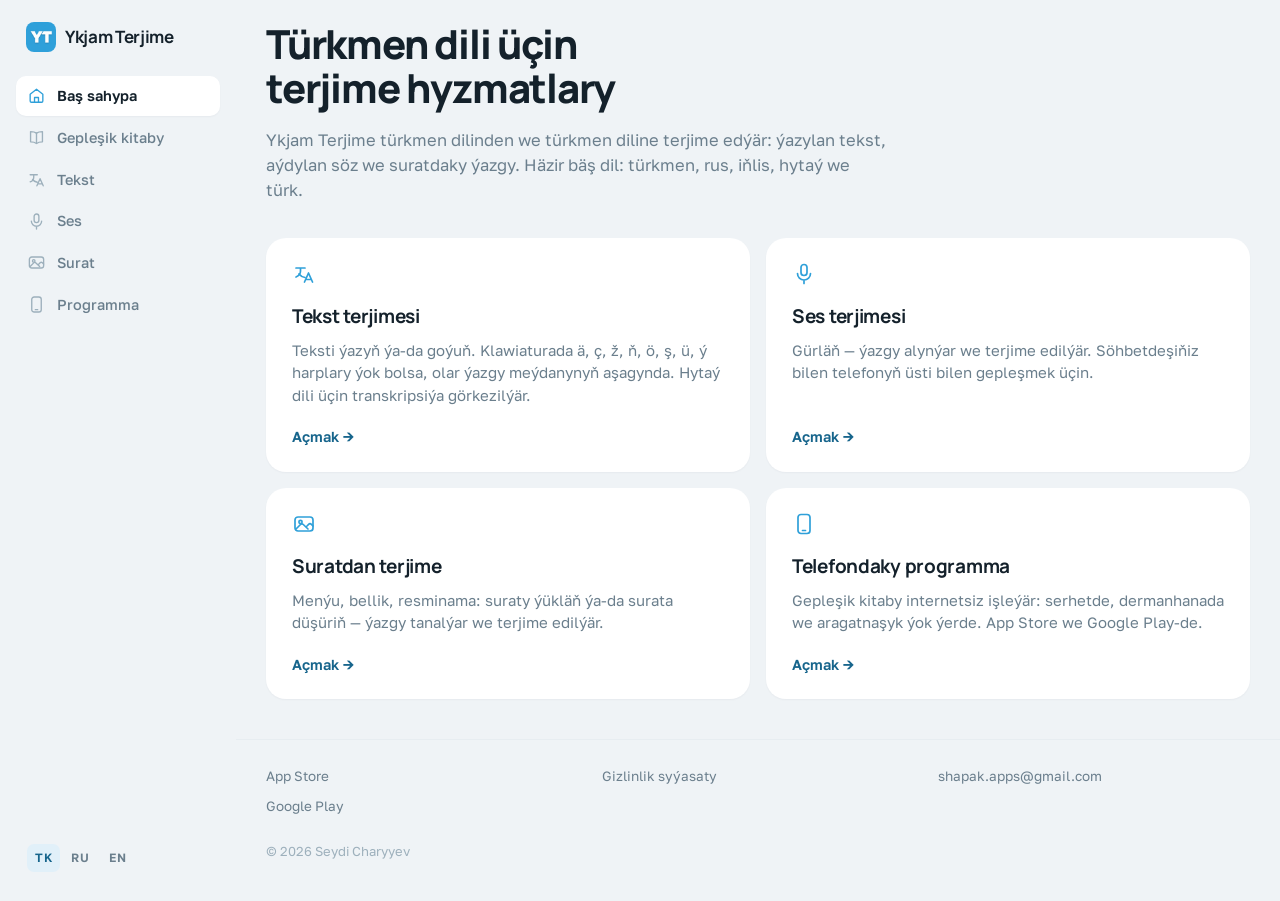
<file: index.html>
<!DOCTYPE html><html lang="tk" class="h-full antialiased"><head><meta charSet="utf-8"/><meta name="viewport" content="width=device-width, initial-scale=1"/><link rel="preload" as="image" href="/icon.png"/><link rel="stylesheet" href="/_next/static/chunks/1-q8g4cfqzn8j.css" data-precedence="next"/><link rel="preload" as="script" fetchPriority="low" href="/_next/static/chunks/310vm2bl3xxpt.js"/><script src="/_next/static/chunks/1wnov70f88xjy.js" async=""></script><script src="/_next/static/chunks/39_j1bdzreq0m.js" async=""></script><script src="/_next/static/chunks/0c98xzjfks9hq.js" async=""></script><script src="/_next/static/chunks/turbopack-2u1d16houkiyo.js" async=""></script><script src="/_next/static/chunks/26w5p0i3fiwi9.js" async=""></script><script src="/_next/static/chunks/28rhjzv502-0g.js" async=""></script><script src="/_next/static/chunks/1hgafkf814qq6.js" async=""></script><link rel="preload" href="https://fonts.googleapis.com/css2?family=Golos+Text:wght@400;500;600;700&amp;family=Manrope:wght@600;700;800&amp;display=swap" as="style"/><meta name="theme-color" content="#2FA0D9"/><title>Ykjam Terjime</title><meta name="description" content="Ykjam Terjime — türkmen dili üçin terjimeçi: tekst, ses we surat. Türkmen harplary ä ç ž ň ö ş ü ý klawiaturasyz."/><meta name="robots" content="noindex, nofollow"/><meta property="og:title" content="Ykjam Terjime"/><meta property="og:description" content="Ykjam Terjime — türkmen dili üçin terjimeçi: tekst, ses we surat. Türkmen harplary ä ç ž ň ö ş ü ý klawiaturasyz."/><meta property="og:url" content="https://ykjam-terjime.github.io/"/><meta property="og:image" content="https://ykjam-terjime.github.io/og.png"/><meta property="og:image:width" content="1200"/><meta property="og:image:height" content="630"/><meta property="og:type" content="website"/><meta name="twitter:card" content="summary_large_image"/><meta name="twitter:title" content="Ykjam Terjime"/><meta name="twitter:description" content="Ykjam Terjime — türkmen dili üçin terjimeçi: tekst, ses we surat. Türkmen harplary ä ç ž ň ö ş ü ý klawiaturasyz."/><meta name="twitter:image" content="https://ykjam-terjime.github.io/og.png"/><link rel="icon" href="/favicon.ico?favicon.42km3syks_lcd.ico" sizes="48x48" type="image/x-icon"/><link rel="apple-touch-icon" href="/apple-icon.png?apple-icon.3_3x95x5w6pl6.png" sizes="180x180" type="image/png"/><link rel="preconnect" href="https://fonts.googleapis.com"/><link rel="preconnect" href="https://fonts.gstatic.com" crossorigin=""/><script src="/_next/static/chunks/0cz1d0mv5g_q7.js" noModule=""></script></head><body class="min-h-full bg-bg text-ink"><div hidden=""><!--$--><!--/$--></div><link rel="stylesheet" href="https://fonts.googleapis.com/css2?family=Golos+Text:wght@400;500;600;700&amp;family=Manrope:wght@600;700;800&amp;display=swap"/><a href="#content" class="sr-only focus:not-sr-only focus:absolute focus:top-3 focus:left-3 focus:z-50 focus:rounded-pill focus:bg-brand focus:px-4 focus:py-2 focus:text-[14px] focus:font-semibold focus:text-on-brand">Esasy mazmuna geç</a><div class="grid grid-cols-[minmax(0,1fr)] md:grid-cols-[236px_minmax(0,1fr)]"><aside class="flex flex-col px-4 pt-[22px] pb-7 md:sticky md:top-0 md:h-screen"><a class="mb-5 flex items-center gap-[9px] px-[10px] pb-1 no-underline" href="/"><img src="/icon.png" alt="" width="192" height="192" class="size-[30px] rounded-lg"/><span class="font-display text-[17px] font-bold tracking-[-0.02em] text-ink">Ykjam Terjime</span></a><nav class="flex gap-[3px] overflow-x-auto pb-1 md:flex-col md:gap-[2px] md:overflow-visible md:pb-0"><a aria-current="page" class="flex flex-auto flex-col items-center justify-center gap-[3px] rounded-[10px] px-[2px] py-[7px] text-center text-[11px] leading-tight font-medium no-underline md:flex-none md:flex-row md:justify-start md:gap-[11px] md:px-[11px] md:py-[9px] md:text-left md:text-[14.5px] md:leading-normal md:whitespace-nowrap bg-card text-ink font-semibold shadow-card [&amp;_svg]:text-brand" href="/"><svg class="size-[19px] shrink-0" viewBox="0 0 24 24" fill="none" stroke="currentColor" stroke-width="1.7" stroke-linecap="round" stroke-linejoin="round" aria-hidden="true"><path d="M4 10.5L12 4l8 6.5V19a1.5 1.5 0 0 1-1.5 1.5h-13A1.5 1.5 0 0 1 4 19z"></path><path d="M9.5 20.5v-6h5v6"></path></svg><span>Baş sahypa</span></a><a class="flex flex-auto flex-col items-center justify-center gap-[3px] rounded-[10px] px-[2px] py-[7px] text-center text-[11px] leading-tight font-medium no-underline md:flex-none md:flex-row md:justify-start md:gap-[11px] md:px-[11px] md:py-[9px] md:text-left md:text-[14.5px] md:leading-normal md:whitespace-nowrap bg-card text-muted shadow-card md:bg-transparent md:shadow-none md:hover:bg-card [&amp;_svg]:text-faint" href="/geplesik-kitaby/"><svg class="size-[19px] shrink-0" viewBox="0 0 24 24" fill="none" stroke="currentColor" stroke-width="1.7" stroke-linecap="round" stroke-linejoin="round" aria-hidden="true"><path d="M12 6.5C10.3 5.2 7.9 4.5 4.5 4.5v13c3.4 0 5.8.7 7.5 2 1.7-1.3 4.1-2 7.5-2v-13c-3.4 0-5.8.7-7.5 2z"></path><path d="M12 6.5v13"></path></svg><span>Gepleşik kitaby</span></a><a class="flex flex-auto flex-col items-center justify-center gap-[3px] rounded-[10px] px-[2px] py-[7px] text-center text-[11px] leading-tight font-medium no-underline md:flex-none md:flex-row md:justify-start md:gap-[11px] md:px-[11px] md:py-[9px] md:text-left md:text-[14.5px] md:leading-normal md:whitespace-nowrap bg-card text-muted shadow-card md:bg-transparent md:shadow-none md:hover:bg-card [&amp;_svg]:text-faint" href="/tekst/"><svg class="size-[19px] shrink-0" viewBox="0 0 24 24" fill="none" stroke="currentColor" stroke-width="1.7" stroke-linecap="round" stroke-linejoin="round" aria-hidden="true"><path d="M4 6h9M8.5 6v3c0 3-2 5-4.5 6"></path><path d="M7 12c1.5 2 3.5 3 6 3.5"></path><path d="M12.5 20l4-9 4 9M14 17.5h5"></path></svg><span>Tekst</span></a><a class="flex flex-auto flex-col items-center justify-center gap-[3px] rounded-[10px] px-[2px] py-[7px] text-center text-[11px] leading-tight font-medium no-underline md:flex-none md:flex-row md:justify-start md:gap-[11px] md:px-[11px] md:py-[9px] md:text-left md:text-[14.5px] md:leading-normal md:whitespace-nowrap bg-card text-muted shadow-card md:bg-transparent md:shadow-none md:hover:bg-card [&amp;_svg]:text-faint" href="/ses/"><svg class="size-[19px] shrink-0" viewBox="0 0 24 24" fill="none" stroke="currentColor" stroke-width="1.7" stroke-linecap="round" stroke-linejoin="round" aria-hidden="true"><rect x="9" y="2.5" width="6" height="11" rx="3"></rect><path d="M5.5 11.5a6.5 6.5 0 0 0 13 0M12 18v3.5"></path></svg><span>Ses</span></a><a class="flex flex-auto flex-col items-center justify-center gap-[3px] rounded-[10px] px-[2px] py-[7px] text-center text-[11px] leading-tight font-medium no-underline md:flex-none md:flex-row md:justify-start md:gap-[11px] md:px-[11px] md:py-[9px] md:text-left md:text-[14.5px] md:leading-normal md:whitespace-nowrap bg-card text-muted shadow-card md:bg-transparent md:shadow-none md:hover:bg-card [&amp;_svg]:text-faint" href="/surat/"><svg class="size-[19px] shrink-0" viewBox="0 0 24 24" fill="none" stroke="currentColor" stroke-width="1.7" stroke-linecap="round" stroke-linejoin="round" aria-hidden="true"><rect x="3" y="5" width="18" height="14" rx="3"></rect><circle cx="8.5" cy="10" r="1.6"></circle><path d="M4 17l4.5-4.5a2 2 0 0 1 2.8 0L16 17M15 14l1.6-1.6a2 2 0 0 1 2.8 0L21 14"></path></svg><span>Surat</span></a><a class="flex flex-auto flex-col items-center justify-center gap-[3px] rounded-[10px] px-[2px] py-[7px] text-center text-[11px] leading-tight font-medium no-underline md:flex-none md:flex-row md:justify-start md:gap-[11px] md:px-[11px] md:py-[9px] md:text-left md:text-[14.5px] md:leading-normal md:whitespace-nowrap bg-card text-muted shadow-card md:bg-transparent md:shadow-none md:hover:bg-card [&amp;_svg]:text-faint" href="/programma/"><svg class="size-[19px] shrink-0" viewBox="0 0 24 24" fill="none" stroke="currentColor" stroke-width="1.7" stroke-linecap="round" stroke-linejoin="round" aria-hidden="true"><rect x="6" y="2.5" width="12" height="19" rx="3"></rect><path d="M10.5 18.5h3"></path></svg><span>Programma</span></a></nav><div class="mt-3 px-[2px] md:mt-auto md:px-[11px] md:pt-[14px]"><div class="flex gap-[3px]" role="group" aria-label="Interface language"><button type="button" aria-pressed="true" class="cursor-pointer rounded-[7px] px-2 py-[5px] text-[12px] font-semibold tracking-[0.06em] bg-brand-soft text-brand-deep">TK</button><button type="button" aria-pressed="false" class="cursor-pointer rounded-[7px] px-2 py-[5px] text-[12px] font-semibold tracking-[0.06em] text-muted hover:bg-card hover:text-ink">RU</button><button type="button" aria-pressed="false" class="cursor-pointer rounded-[7px] px-2 py-[5px] text-[12px] font-semibold tracking-[0.06em] text-muted hover:bg-card hover:text-ink">EN</button></div></div></aside><div class="flex min-w-0 flex-col md:min-h-screen"><main id="content" class="flex-1 px-4 pt-4 pb-10 md:px-[30px] md:pt-[22px]"><section><h1 class="max-w-[18ch] font-display text-[clamp(27px,3.4vw,40px)] leading-[1.1] font-extrabold tracking-[-0.03em] text-balance text-ink">Türkmen dili üçin terjime hyzmatlary</h1><p class="mt-[18px] max-w-[62ch] text-[16.5px] text-muted">Ykjam Terjime türkmen dilinden we türkmen diline terjime edýär: ýazylan tekst, aýdylan söz we suratdaky ýazgy. Häzir bäş dil: türkmen, rus, iňlis, hytaý we türk.</p><div class="mt-9 grid gap-4 md:grid-cols-2"><a class="group flex flex-col rounded-card bg-card px-[26px] py-6 no-underline shadow-card transition duration-200 hover:-translate-y-[2px] hover:bg-brand-softer hover:shadow-[0_8px_26px_rgb(20_33_43_/_0.08)]" href="/tekst/"><svg class="size-6 text-brand transition-transform duration-200 group-hover:scale-110" viewBox="0 0 24 24" fill="none" stroke="currentColor" stroke-width="1.7" stroke-linecap="round" stroke-linejoin="round" aria-hidden="true"><path d="M4 6h9M8.5 6v3c0 3-2 5-4.5 6"></path><path d="M7 12c1.5 2 3.5 3 6 3.5"></path><path d="M12.5 20l4-9 4 9M14 17.5h5"></path></svg><h2 class="mt-4 font-display text-[19px] font-bold tracking-[-0.015em] text-ink">Tekst terjimesi</h2><p class="mt-2 flex-1 text-[15px] text-muted">Teksti ýazyň ýa-da goýuň. Klawiaturada ä, ç, ž, ň, ö, ş, ü, ý harplary ýok bolsa, olar ýazgy meýdanynyň aşagynda. Hytaý dili üçin transkripsiýa görkezilýär.</p><span class="mt-5 text-[14.5px] font-semibold text-brand-deep">Açmak<!-- --> <span class="inline-block transition-transform duration-200 group-hover:translate-x-1">→</span></span></a><a class="group flex flex-col rounded-card bg-card px-[26px] py-6 no-underline shadow-card transition duration-200 hover:-translate-y-[2px] hover:bg-brand-softer hover:shadow-[0_8px_26px_rgb(20_33_43_/_0.08)]" href="/ses/"><svg class="size-6 text-brand transition-transform duration-200 group-hover:scale-110" viewBox="0 0 24 24" fill="none" stroke="currentColor" stroke-width="1.7" stroke-linecap="round" stroke-linejoin="round" aria-hidden="true"><rect x="9" y="2.5" width="6" height="11" rx="3"></rect><path d="M5.5 11.5a6.5 6.5 0 0 0 13 0M12 18v3.5"></path></svg><h2 class="mt-4 font-display text-[19px] font-bold tracking-[-0.015em] text-ink">Ses terjimesi</h2><p class="mt-2 flex-1 text-[15px] text-muted">Gürläň — ýazgy alynýar we terjime edilýär. Söhbetdeşiňiz bilen telefonyň üsti bilen gepleşmek üçin.</p><span class="mt-5 text-[14.5px] font-semibold text-brand-deep">Açmak<!-- --> <span class="inline-block transition-transform duration-200 group-hover:translate-x-1">→</span></span></a><a class="group flex flex-col rounded-card bg-card px-[26px] py-6 no-underline shadow-card transition duration-200 hover:-translate-y-[2px] hover:bg-brand-softer hover:shadow-[0_8px_26px_rgb(20_33_43_/_0.08)]" href="/surat/"><svg class="size-6 text-brand transition-transform duration-200 group-hover:scale-110" viewBox="0 0 24 24" fill="none" stroke="currentColor" stroke-width="1.7" stroke-linecap="round" stroke-linejoin="round" aria-hidden="true"><rect x="3" y="5" width="18" height="14" rx="3"></rect><circle cx="8.5" cy="10" r="1.6"></circle><path d="M4 17l4.5-4.5a2 2 0 0 1 2.8 0L16 17M15 14l1.6-1.6a2 2 0 0 1 2.8 0L21 14"></path></svg><h2 class="mt-4 font-display text-[19px] font-bold tracking-[-0.015em] text-ink">Suratdan terjime</h2><p class="mt-2 flex-1 text-[15px] text-muted">Menýu, bellik, resminama: suraty ýükläň ýa-da surata düşüriň — ýazgy tanalýar we terjime edilýär.</p><span class="mt-5 text-[14.5px] font-semibold text-brand-deep">Açmak<!-- --> <span class="inline-block transition-transform duration-200 group-hover:translate-x-1">→</span></span></a><a class="group flex flex-col rounded-card bg-card px-[26px] py-6 no-underline shadow-card transition duration-200 hover:-translate-y-[2px] hover:bg-brand-softer hover:shadow-[0_8px_26px_rgb(20_33_43_/_0.08)]" href="/programma/"><svg class="size-6 text-brand transition-transform duration-200 group-hover:scale-110" viewBox="0 0 24 24" fill="none" stroke="currentColor" stroke-width="1.7" stroke-linecap="round" stroke-linejoin="round" aria-hidden="true"><rect x="6" y="2.5" width="12" height="19" rx="3"></rect><path d="M10.5 18.5h3"></path></svg><h2 class="mt-4 font-display text-[19px] font-bold tracking-[-0.015em] text-ink">Telefondaky programma</h2><p class="mt-2 flex-1 text-[15px] text-muted">Gepleşik kitaby internetsiz işleýär: serhetde, dermanhanada we aragatnaşyk ýok ýerde. App Store we Google Play-de.</p><span class="mt-5 text-[14.5px] font-semibold text-brand-deep">Açmak<!-- --> <span class="inline-block transition-transform duration-200 group-hover:translate-x-1">→</span></span></a></div></section><!--$--><!--/$--></main><footer class="mt-auto grid grid-cols-2 gap-x-6 gap-y-3 border-t border-line px-4 pt-[26px] pb-10 md:grid-cols-3 md:px-[30px]"><div class="flex flex-col gap-[9px]"><a class="text-[13.5px] text-muted no-underline hover:text-brand-deep" href="https://apps.apple.com/app/ykjam-terjime/id6758071845">App Store</a><a class="text-[13.5px] text-muted no-underline hover:text-brand-deep" href="https://play.google.com/store/apps/details?id=com.shapak.translator">Google Play</a></div><div class="flex flex-col gap-[9px]"><a class="text-[13.5px] text-muted no-underline hover:text-brand-deep" href="/privacy-policy.html">Gizlinlik syýasaty</a></div><div class="flex flex-col gap-[9px]"><a class="text-[13.5px] text-muted no-underline hover:text-brand-deep" href="mailto:shapak.apps@gmail.com">shapak.apps@gmail.com</a></div><span class="col-span-full mt-[14px] text-[13px] text-faint">© 2026 Seydi Charyyev</span></footer></div></div><script id="_R_">(globalThis["TURBOPACK"] || (globalThis["TURBOPACK"] = [])).push({"otherChunks":["static/chunks/310vm2bl3xxpt.js","static/chunks/1wnov70f88xjy.js","static/chunks/39_j1bdzreq0m.js","static/chunks/0c98xzjfks9hq.js"],"runtimeModuleIds":[94553]});</script><script src="/_next/static/chunks/310vm2bl3xxpt.js" async=""></script><script>(self.__next_f=self.__next_f||[]).push([0])</script><script>self.__next_f.push([1,"1:\"$Sreact.fragment\"\n2:\"/_next/static/chunks/26w5p0i3fiwi9.js\"\n3:I[96923,[\"$2\"],\"UiProvider\"]\n4:I[14508,[\"$2\"],\"SkipLink\"]\n5:I[87771,[\"$2\"],\"Sidebar\"]\n6:I[39756,[\"$2\"],\"default\"]\n7:I[37457,[\"$2\"],\"default\"]\n8:\"/_next/static/chunks/28rhjzv502-0g.js\"\n9:I[36768,[\"$2\",\"$8\"],\"default\"]\na:I[56691,[\"$2\"],\"Footer\"]\nc:I[47257,[\"$2\"],\"ClientPageRoot\"]\nd:\"/_next/static/chunks/1hgafkf814qq6.js\"\ne:I[31713,[\"$2\",\"$d\"],\"default\"]\n11:I[97367,[\"$2\"],\"OutletBoundary\"]\n12:\"$Sreact.suspense\"\n14:\"ViewportBoundary\"\n15:I[97367,[\"$2\"],\"$14\"]\n17:\"MetadataBoundary\"\n18:I[97367,[\"$2\"],\"$17\"]\n1a:I[68027,[\"$2\"],\"default\",1]\n:HL[\"/_next/static/chunks/1-q8g4cfqzn8j.css\",\"style\"]\n:HL[\"https://fonts.googleapis.com/css2?family=Golos+Text:wght@400;500;600;700\u0026family=Manrope:wght@600;700;800\u0026display=swap\",\"style\"]\nb:[[\"children\",{\"s\":\"__PAGE__\",\"h\":512,\"d\":{\"r\":[\"$\",\"$1\",\"c\",{\"children\":[[\"$\",\"$Lc\",null,{\"Component\":\"$e\",\"serverProvidedParams\":{\"searchParams\":{},\"params\":{},\"promises\":[\"$@f\",\"$@10\"]}}],[[\"$\",\"script\",\"script-0\",{\"src\":\"/_next/static/chunks/1hgafkf814qq6.js\",\"async\":true,\"nonce\":\"$undefined\"}]],[\"$\",\"$L11\",null,{\"children\":[\"$\",\"$12\",null,{\"name\":\"Next.MetadataOutlet\",\"children\":\"$@13\"}]}]]}],\"p\":false,\"v\":null}}]]\n0:{\"P\":null,\"c\":[\"\",\"\"],\"q\":\"\",\"i\":false,\"t\":{\"t\":{\"s\":\"\",\"h\":528,\"d\":{\"r\":[\"$\",\"$1\",\"c\",{\"children\":[[[\"$\",\"link\",\"0\",{\"rel\":\"stylesheet\",\"href\":\"/_next/static/chunks/1-q8g4cfqzn8j.css\",\"precedence\":\"next\",\"crossOrigin\":\"$undefined\",\"nonce\":\"$undefined\"}],[\"$\",\"script\",\"script-0\",{\"src\":\"/_next/static/chunks/26w5p0i3fiwi9.js\",\"async\":true,\"nonce\":\"$undefined\"}]],[\"$\",\"html\",null,{\"lang\":\"tk\",\"className\":\"h-full antialiased\",\"children\":[[\"$\",\"link\",null,{\"rel\":\"preconnect\",\"href\":\"https://fonts.googleapis.com\"}],[\"$\",\"link\",null,{\"rel\":\"preconnect\",\"href\":\"https://fonts.gstatic.com\",\"crossOrigin\":\"\"}],[\"$\",\"link\",null,{\"rel\":\"stylesheet\",\"href\":\"https://fonts.googleapis.com/css2?family=Golos+Text:wght@400;500;600;700\u0026family=Manrope:wght@600;700;800\u0026display=swap\"}],[\"$\",\"body\",null,{\"className\":\"min-h-full bg-bg text-ink\",\"children\":[\"$\",\"$L3\",null,{\"children\":[[\"$\",\"$L4\",null,{}],[\"$\",\"div\",null,{\"className\":\"grid grid-cols-[minmax(0,1fr)] md:grid-cols-[236px_minmax(0,1fr)]\",\"children\":[[\"$\",\"$L5\",null,{}],[\"$\",\"div\",null,{\"className\":\"flex min-w-0 flex-col md:min-h-screen\",\"children\":[[\"$\",\"main\",null,{\"id\":\"content\",\"className\":\"flex-1 px-4 pt-4 pb-10 md:px-[30px] md:pt-[22px]\",\"children\":[\"$\",\"$L6\",null,{\"parallelRouterKey\":\"children\",\"error\":\"$undefined\",\"errorStyles\":\"$undefined\",\"errorScripts\":\"$undefined\",\"template\":[\"$\",\"$L7\",null,{}],\"templateStyles\":\"$undefined\",\"templateScripts\":\"$undefined\",\"notFound\":[[\"$\",\"$L9\",null,{}],[]],\"forbidden\":\"$undefined\",\"unauthorized\":\"$undefined\"}]}],[\"$\",\"$La\",null,{}]]}]]}]]}]}]]}]]}],\"p\":false,\"v\":null},\"c\":\"$Qb\"},\"h\":{\"r\":[\"$\",\"$1\",\"h\",{\"children\":[null,[\"$\",\"$L15\",null,{\"children\":\"$L16\"}],[\"$\",\"$L18\",null,{\"children\":[[\"$\",\"div\",null,{\"hidden\":true,\"children\":[\"$\",\"$12\",null,{\"name\":\"Next.Metadata\",\"children\":\"$L19\"}]}],null]}],null]}],\"p\":false,\"v\":null}},\"m\":\"$undefined\",\"G\":[\"$1a\",[[\"$\",\"link\",\"0\",{\"rel\":\"stylesheet\",\"href\":\"/_next/static/chunks/1-q8g4cfqzn8j.css\",\"precedence\":\"next\",\"crossOrigin\":\"$undefined\",\"nonce\":\"$undefined\"}]]],\"S\":true,\"r\":\"$undefined\",\"s\":\"$undefined\",\"a\":\"$undefined\",\"l\":\"$undefined\",\"p\":\"$undefined\",\"d\":\"$undefined\",\"b\":\"GVlTnF2nmKoT1v6a9K-7W\"}\nf:{}\n10:\"$b:0:1:d:r:props:children:0:props:serverProvidedParams:params\"\n16:[[\"$\",\"meta\",\"0\",{\"charSet\":\"utf-8\"}],[\"$\",\"meta\",\"1\",{\"name\":\"viewport\",\"content\":\"width=device-width, initial-scale=1\"}],[\"$\",\"meta\",\"2\",{\"name\":\"theme-color\",\"content\":\"#2FA0D9\"}]]\n1b:I[27201,[\"$2\"],\"IconMark\"]\n13:null\n19:[[\"$\",\"title\",\"0\",{\"children\":\"Ykjam Terjime\"}],[\"$\",\"meta\",\"1\",{\"name\":\"description\",\"content\":\"Ykjam Terjime — türkmen dili üçin terjimeçi: tekst, ses we surat. Türkmen harplary ä ç ž ň ö ş ü ý klawiaturasyz.\"}],[\"$\",\"meta\",\"2\",{\"name\":\"robots\",\"content\":\"noindex, nofollow\"}],[\"$\",\"meta\",\"3\",{\"property\":\"og:title\",\"content\":\"Ykjam Terjime\"}],[\"$\",\"meta\",\"4\",{\"property\":\"og:description\",\"content\":\"Ykjam Terjime — türkmen dili üçin terjimeçi: tekst, ses we surat. Türkmen harplary ä ç ž ň ö ş ü ý klawiaturasyz.\"}],[\"$\",\"meta\",\"5\",{\"property\":\"og:url\",\"content\":\"https://ykjam-terjime.github.io/\"}],[\"$\",\"meta\",\"6\",{\"property\":\"og:image\",\"content\":\"https://ykjam-terjime.github.io/og.png\"}],[\"$\",\"meta\",\"7\",{\"property\":\"og:image:width\",\"content\":\"1200\"}],[\"$\",\"meta\",\"8\",{\"property\":\"og:image:height\",\"content\":\"630\"}],[\"$\",\"meta\",\"9\",{\"property\":\"og:type\",\"content\":\"website\"}],[\"$\",\"meta\",\"10\",{\"name\":\"twitter:card\",\"content\":\"summary_large_image\"}],[\"$\",\"meta\",\"11\",{\"name\":\"twitter:title\",\"content\":\"Ykjam Terjime\"}],[\"$\",\"meta\",\"12\",{\"name\":\"twitter:description\",\"content\":\"Ykjam Terjime — türkmen dili üçin terjimeçi: tekst, ses we surat. Türkmen harplary ä ç ž ň ö ş ü ý klawiaturasyz.\"}],[\"$\",\"meta\",\"13\",{\"name\":\"twitter:image\",\"content\":\"https://ykjam-terjime.github.io/og.png\"}],[\"$\",\"link\",\"14\",{\"rel\":\"icon\",\"href\":\"/favicon.ico?favicon.42km3syks_lcd.ico\",\"sizes\":\"48x48\",\"type\":\"image/x-icon\"}],[\"$\",\"link\",\"15\",{\"rel\":\"apple-touch-icon\",\"href\":\"/apple-icon.png?apple-icon.3_3x95x5w6pl6.png\",\"sizes\":\"180x180\",\"type\":\"image/png\"}],[\"$\",\"$L1b\",\"16\",{}]]\n"])</script></body></html>
</file>
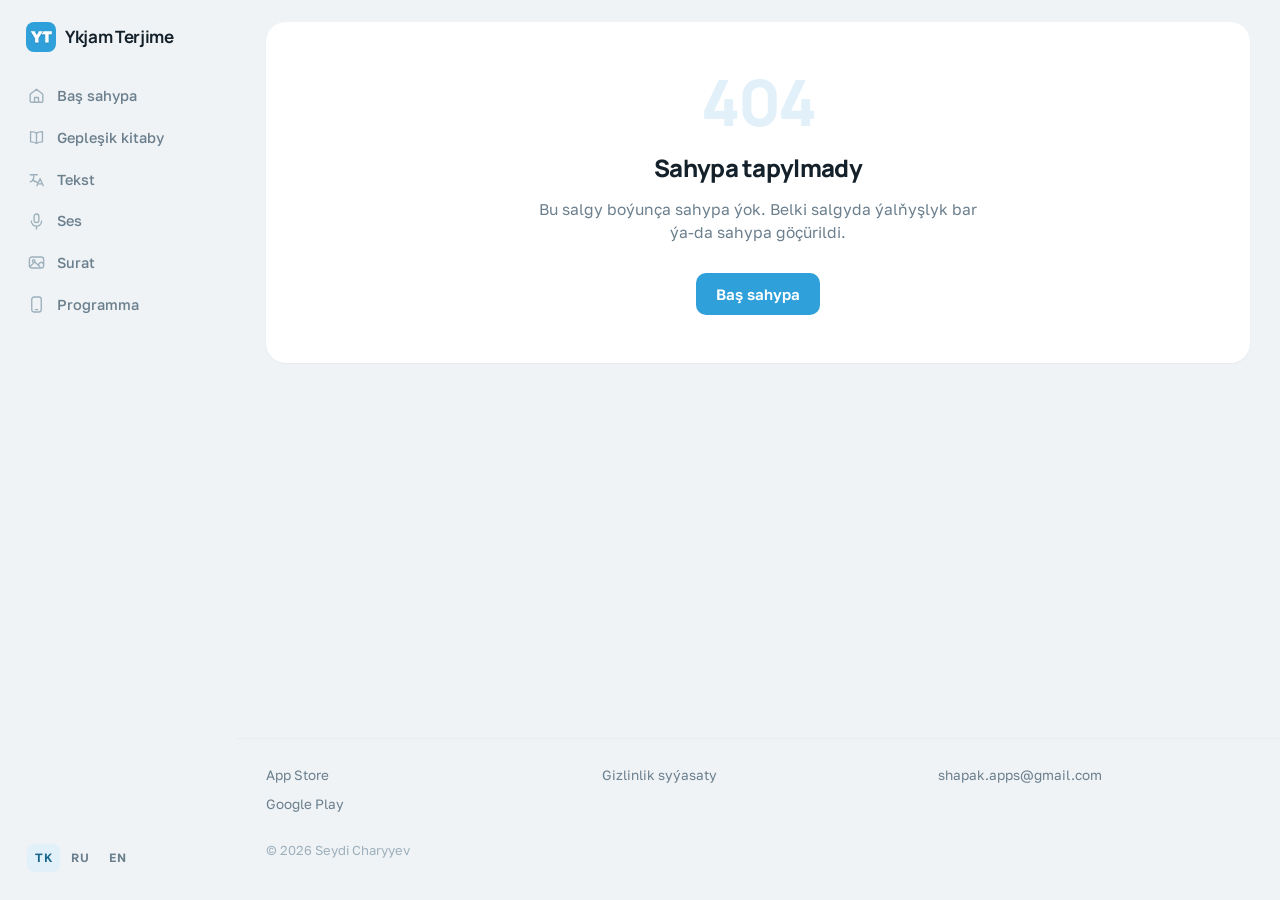
<file: 404/index.html>
<!DOCTYPE html><html lang="tk" class="h-full antialiased"><head><meta charSet="utf-8"/><meta name="viewport" content="width=device-width, initial-scale=1"/><link rel="preload" as="image" href="/icon.png"/><link rel="stylesheet" href="/_next/static/chunks/1-q8g4cfqzn8j.css" data-precedence="next"/><link rel="preload" as="script" fetchPriority="low" href="/_next/static/chunks/310vm2bl3xxpt.js"/><script src="/_next/static/chunks/1wnov70f88xjy.js" async=""></script><script src="/_next/static/chunks/39_j1bdzreq0m.js" async=""></script><script src="/_next/static/chunks/0c98xzjfks9hq.js" async=""></script><script src="/_next/static/chunks/turbopack-2u1d16houkiyo.js" async=""></script><script src="/_next/static/chunks/26w5p0i3fiwi9.js" async=""></script><script src="/_next/static/chunks/28rhjzv502-0g.js" async=""></script><link rel="preload" href="https://fonts.googleapis.com/css2?family=Golos+Text:wght@400;500;600;700&amp;family=Manrope:wght@600;700;800&amp;display=swap" as="style"/><meta name="robots" content="noindex"/><meta name="theme-color" content="#2FA0D9"/><title>Ykjam Terjime</title><meta name="description" content="Ykjam Terjime — türkmen dili üçin terjimeçi: tekst, ses we surat. Türkmen harplary ä ç ž ň ö ş ü ý klawiaturasyz."/><meta name="robots" content="noindex, nofollow"/><meta property="og:title" content="Ykjam Terjime"/><meta property="og:description" content="Ykjam Terjime — türkmen dili üçin terjimeçi: tekst, ses we surat. Türkmen harplary ä ç ž ň ö ş ü ý klawiaturasyz."/><meta property="og:url" content="https://ykjam-terjime.github.io/"/><meta property="og:image" content="https://ykjam-terjime.github.io/og.png"/><meta property="og:image:width" content="1200"/><meta property="og:image:height" content="630"/><meta property="og:type" content="website"/><meta name="twitter:card" content="summary_large_image"/><meta name="twitter:title" content="Ykjam Terjime"/><meta name="twitter:description" content="Ykjam Terjime — türkmen dili üçin terjimeçi: tekst, ses we surat. Türkmen harplary ä ç ž ň ö ş ü ý klawiaturasyz."/><meta name="twitter:image" content="https://ykjam-terjime.github.io/og.png"/><link rel="icon" href="/favicon.ico?favicon.42km3syks_lcd.ico" sizes="48x48" type="image/x-icon"/><link rel="apple-touch-icon" href="/apple-icon.png?apple-icon.3_3x95x5w6pl6.png" sizes="180x180" type="image/png"/><link rel="preconnect" href="https://fonts.googleapis.com"/><link rel="preconnect" href="https://fonts.gstatic.com" crossorigin=""/><script src="/_next/static/chunks/0cz1d0mv5g_q7.js" noModule=""></script></head><body class="min-h-full bg-bg text-ink"><div hidden=""><!--$--><!--/$--></div><link rel="stylesheet" href="https://fonts.googleapis.com/css2?family=Golos+Text:wght@400;500;600;700&amp;family=Manrope:wght@600;700;800&amp;display=swap"/><a href="#content" class="sr-only focus:not-sr-only focus:absolute focus:top-3 focus:left-3 focus:z-50 focus:rounded-pill focus:bg-brand focus:px-4 focus:py-2 focus:text-[14px] focus:font-semibold focus:text-on-brand">Esasy mazmuna geç</a><div class="grid grid-cols-[minmax(0,1fr)] md:grid-cols-[236px_minmax(0,1fr)]"><aside class="flex flex-col px-4 pt-[22px] pb-7 md:sticky md:top-0 md:h-screen"><a class="mb-5 flex items-center gap-[9px] px-[10px] pb-1 no-underline" href="/"><img src="/icon.png" alt="" width="192" height="192" class="size-[30px] rounded-lg"/><span class="font-display text-[17px] font-bold tracking-[-0.02em] text-ink">Ykjam Terjime</span></a><nav class="flex gap-[3px] overflow-x-auto pb-1 md:flex-col md:gap-[2px] md:overflow-visible md:pb-0"><a class="flex flex-auto flex-col items-center justify-center gap-[3px] rounded-[10px] px-[2px] py-[7px] text-center text-[11px] leading-tight font-medium no-underline md:flex-none md:flex-row md:justify-start md:gap-[11px] md:px-[11px] md:py-[9px] md:text-left md:text-[14.5px] md:leading-normal md:whitespace-nowrap bg-card text-muted shadow-card md:bg-transparent md:shadow-none md:hover:bg-card [&amp;_svg]:text-faint" href="/"><svg class="size-[19px] shrink-0" viewBox="0 0 24 24" fill="none" stroke="currentColor" stroke-width="1.7" stroke-linecap="round" stroke-linejoin="round" aria-hidden="true"><path d="M4 10.5L12 4l8 6.5V19a1.5 1.5 0 0 1-1.5 1.5h-13A1.5 1.5 0 0 1 4 19z"></path><path d="M9.5 20.5v-6h5v6"></path></svg><span>Baş sahypa</span></a><a class="flex flex-auto flex-col items-center justify-center gap-[3px] rounded-[10px] px-[2px] py-[7px] text-center text-[11px] leading-tight font-medium no-underline md:flex-none md:flex-row md:justify-start md:gap-[11px] md:px-[11px] md:py-[9px] md:text-left md:text-[14.5px] md:leading-normal md:whitespace-nowrap bg-card text-muted shadow-card md:bg-transparent md:shadow-none md:hover:bg-card [&amp;_svg]:text-faint" href="/geplesik-kitaby/"><svg class="size-[19px] shrink-0" viewBox="0 0 24 24" fill="none" stroke="currentColor" stroke-width="1.7" stroke-linecap="round" stroke-linejoin="round" aria-hidden="true"><path d="M12 6.5C10.3 5.2 7.9 4.5 4.5 4.5v13c3.4 0 5.8.7 7.5 2 1.7-1.3 4.1-2 7.5-2v-13c-3.4 0-5.8.7-7.5 2z"></path><path d="M12 6.5v13"></path></svg><span>Gepleşik kitaby</span></a><a class="flex flex-auto flex-col items-center justify-center gap-[3px] rounded-[10px] px-[2px] py-[7px] text-center text-[11px] leading-tight font-medium no-underline md:flex-none md:flex-row md:justify-start md:gap-[11px] md:px-[11px] md:py-[9px] md:text-left md:text-[14.5px] md:leading-normal md:whitespace-nowrap bg-card text-muted shadow-card md:bg-transparent md:shadow-none md:hover:bg-card [&amp;_svg]:text-faint" href="/tekst/"><svg class="size-[19px] shrink-0" viewBox="0 0 24 24" fill="none" stroke="currentColor" stroke-width="1.7" stroke-linecap="round" stroke-linejoin="round" aria-hidden="true"><path d="M4 6h9M8.5 6v3c0 3-2 5-4.5 6"></path><path d="M7 12c1.5 2 3.5 3 6 3.5"></path><path d="M12.5 20l4-9 4 9M14 17.5h5"></path></svg><span>Tekst</span></a><a class="flex flex-auto flex-col items-center justify-center gap-[3px] rounded-[10px] px-[2px] py-[7px] text-center text-[11px] leading-tight font-medium no-underline md:flex-none md:flex-row md:justify-start md:gap-[11px] md:px-[11px] md:py-[9px] md:text-left md:text-[14.5px] md:leading-normal md:whitespace-nowrap bg-card text-muted shadow-card md:bg-transparent md:shadow-none md:hover:bg-card [&amp;_svg]:text-faint" href="/ses/"><svg class="size-[19px] shrink-0" viewBox="0 0 24 24" fill="none" stroke="currentColor" stroke-width="1.7" stroke-linecap="round" stroke-linejoin="round" aria-hidden="true"><rect x="9" y="2.5" width="6" height="11" rx="3"></rect><path d="M5.5 11.5a6.5 6.5 0 0 0 13 0M12 18v3.5"></path></svg><span>Ses</span></a><a class="flex flex-auto flex-col items-center justify-center gap-[3px] rounded-[10px] px-[2px] py-[7px] text-center text-[11px] leading-tight font-medium no-underline md:flex-none md:flex-row md:justify-start md:gap-[11px] md:px-[11px] md:py-[9px] md:text-left md:text-[14.5px] md:leading-normal md:whitespace-nowrap bg-card text-muted shadow-card md:bg-transparent md:shadow-none md:hover:bg-card [&amp;_svg]:text-faint" href="/surat/"><svg class="size-[19px] shrink-0" viewBox="0 0 24 24" fill="none" stroke="currentColor" stroke-width="1.7" stroke-linecap="round" stroke-linejoin="round" aria-hidden="true"><rect x="3" y="5" width="18" height="14" rx="3"></rect><circle cx="8.5" cy="10" r="1.6"></circle><path d="M4 17l4.5-4.5a2 2 0 0 1 2.8 0L16 17M15 14l1.6-1.6a2 2 0 0 1 2.8 0L21 14"></path></svg><span>Surat</span></a><a class="flex flex-auto flex-col items-center justify-center gap-[3px] rounded-[10px] px-[2px] py-[7px] text-center text-[11px] leading-tight font-medium no-underline md:flex-none md:flex-row md:justify-start md:gap-[11px] md:px-[11px] md:py-[9px] md:text-left md:text-[14.5px] md:leading-normal md:whitespace-nowrap bg-card text-muted shadow-card md:bg-transparent md:shadow-none md:hover:bg-card [&amp;_svg]:text-faint" href="/programma/"><svg class="size-[19px] shrink-0" viewBox="0 0 24 24" fill="none" stroke="currentColor" stroke-width="1.7" stroke-linecap="round" stroke-linejoin="round" aria-hidden="true"><rect x="6" y="2.5" width="12" height="19" rx="3"></rect><path d="M10.5 18.5h3"></path></svg><span>Programma</span></a></nav><div class="mt-3 px-[2px] md:mt-auto md:px-[11px] md:pt-[14px]"><div class="flex gap-[3px]" role="group" aria-label="Interface language"><button type="button" aria-pressed="true" class="cursor-pointer rounded-[7px] px-2 py-[5px] text-[12px] font-semibold tracking-[0.06em] bg-brand-soft text-brand-deep">TK</button><button type="button" aria-pressed="false" class="cursor-pointer rounded-[7px] px-2 py-[5px] text-[12px] font-semibold tracking-[0.06em] text-muted hover:bg-card hover:text-ink">RU</button><button type="button" aria-pressed="false" class="cursor-pointer rounded-[7px] px-2 py-[5px] text-[12px] font-semibold tracking-[0.06em] text-muted hover:bg-card hover:text-ink">EN</button></div></div></aside><div class="flex min-w-0 flex-col md:min-h-screen"><main id="content" class="flex-1 px-4 pt-4 pb-10 md:px-[30px] md:pt-[22px]"><section class="rounded-card bg-card px-[26px] py-12 text-center shadow-card"><p class="font-display text-[64px] leading-none font-extrabold tracking-[-0.04em] text-brand-soft">404</p><h1 class="mt-4 font-display text-[24px] font-extrabold tracking-[-0.028em] text-ink">Sahypa tapylmady</h1><p class="mx-auto mt-3 max-w-[46ch] text-[15.5px] text-muted">Bu salgy boýunça sahypa ýok. Belki salgyda ýalňyşlyk bar ýa-da sahypa göçürildi.</p><a class="mt-7 inline-block rounded-pill bg-brand px-5 py-[10px] text-[15px] font-semibold text-on-brand no-underline" href="/">Baş sahypa</a></section><!--$--><!--/$--></main><footer class="mt-auto grid grid-cols-2 gap-x-6 gap-y-3 border-t border-line px-4 pt-[26px] pb-10 md:grid-cols-3 md:px-[30px]"><div class="flex flex-col gap-[9px]"><a class="text-[13.5px] text-muted no-underline hover:text-brand-deep" href="https://apps.apple.com/app/ykjam-terjime/id6758071845">App Store</a><a class="text-[13.5px] text-muted no-underline hover:text-brand-deep" href="https://play.google.com/store/apps/details?id=com.shapak.translator">Google Play</a></div><div class="flex flex-col gap-[9px]"><a class="text-[13.5px] text-muted no-underline hover:text-brand-deep" href="/privacy-policy.html">Gizlinlik syýasaty</a></div><div class="flex flex-col gap-[9px]"><a class="text-[13.5px] text-muted no-underline hover:text-brand-deep" href="mailto:shapak.apps@gmail.com">shapak.apps@gmail.com</a></div><span class="col-span-full mt-[14px] text-[13px] text-faint">© 2026 Seydi Charyyev</span></footer></div></div><script id="_R_">(globalThis["TURBOPACK"] || (globalThis["TURBOPACK"] = [])).push({"otherChunks":["static/chunks/310vm2bl3xxpt.js","static/chunks/1wnov70f88xjy.js","static/chunks/39_j1bdzreq0m.js","static/chunks/0c98xzjfks9hq.js"],"runtimeModuleIds":[94553]});</script><script src="/_next/static/chunks/310vm2bl3xxpt.js" async=""></script><script>(self.__next_f=self.__next_f||[]).push([0])</script><script>self.__next_f.push([1,"1:\"$Sreact.fragment\"\n2:\"/_next/static/chunks/26w5p0i3fiwi9.js\"\n3:I[96923,[\"$2\"],\"UiProvider\"]\n4:I[14508,[\"$2\"],\"SkipLink\"]\n5:I[87771,[\"$2\"],\"Sidebar\"]\n6:I[39756,[\"$2\"],\"default\"]\n7:I[37457,[\"$2\"],\"default\"]\n8:\"/_next/static/chunks/28rhjzv502-0g.js\"\n9:I[36768,[\"$2\",\"$8\"],\"default\"]\na:I[56691,[\"$2\"],\"Footer\"]\ne:I[47257,[\"$2\"],\"ClientPageRoot\"]\n11:I[97367,[\"$2\"],\"OutletBoundary\"]\n12:\"$Sreact.suspense\"\n14:\"ViewportBoundary\"\n15:I[97367,[\"$2\"],\"$14\"]\n17:\"MetadataBoundary\"\n18:I[97367,[\"$2\"],\"$17\"]\n1a:I[68027,[\"$2\"],\"default\",1]\n:HL[\"/_next/static/chunks/1-q8g4cfqzn8j.css\",\"style\"]\n:HL[\"https://fonts.googleapis.com/css2?family=Golos+Text:wght@400;500;600;700\u0026family=Manrope:wght@600;700;800\u0026display=swap\",\"style\"]\nc:X\nd:[[\"children\",{\"s\":\"__PAGE__\",\"h\":512,\"d\":{\"r\":[\"$\",\"$1\",\"c\",{\"children\":[[\"$\",\"$Le\",null,{\"Component\":\"$9\",\"serverProvidedParams\":{\"searchParams\":{},\"params\":{},\"promises\":[\"$@f\",\"$@10\"]}}],[[\"$\",\"script\",\"script-0\",{\"src\":\"/_next/static/chunks/28rhjzv502-0g.js\",\"async\":true,\"nonce\":\"$undefined\"}]],[\"$\",\"$L11\",null,{\"children\":[\"$\",\"$12\",null,{\"name\":\"Next.MetadataOutlet\",\"children\":\"$@13\"}]}]]}],\"p\":false,\"v\":null}}]]\nb:[[\"children\",{\"s\":\"/_not-found\",\"h\":512,\"d\":{\"r\":[\"$\",\"$1\",\"c\",{\"children\":[null,[\"$\",\"$L6\",null,{\"parallelRouterKey\":\"children\",\"error\":\"$undefined\",\"errorStyles\":\"$undefined\",\"errorScripts\":\"$undefined\",\"template\":[\"$\",\"$L7\",null,{}],\"templateStyles\":\"$undefined\",\"templateScripts\":\"$undefined\",\"notFound\":\"$undefined\",\"forbidden\":\"$undefined\",\"unauthorized\":\"$undefined\"}]]}],\"p\":false,\"v\":\"$c\"},\"c\":\"$Qd\"}]]\n0:{\"P\":null,\"c\":[\"\",\"_not-found\",\"\"],\"q\":\"\",\"i\":false,\"t\":{\"t\":{\"s\":\"\",\"h\":528,\"d\":{\"r\":[\"$\",\"$1\",\"c\",{\"children\":[[[\"$\",\"link\",\"0\",{\"rel\":\"stylesheet\",\"href\":\"/_next/static/chunks/1-q8g4cfqzn8j.css\",\"precedence\":\"next\",\"crossOrigin\":\"$undefined\",\"nonce\":\"$undefined\"}],[\"$\",\"script\",\"script-0\",{\"src\":\"/_next/static/chunks/26w5p0i3fiwi9.js\",\"async\":true,\"nonce\":\"$undefined\"}]],[\"$\",\"html\",null,{\"lang\":\"tk\",\"className\":\"h-full antialiased\",\"children\":[[\"$\",\"link\",null,{\"rel\":\"preconnect\",\"href\":\"https://fonts.googleapis.com\"}],[\"$\",\"link\",null,{\"rel\":\"preconnect\",\"href\":\"https://fonts.gstatic.com\",\"crossOrigin\":\"\"}],[\"$\",\"link\",null,{\"rel\":\"stylesheet\",\"href\":\"https://fonts.googleapis.com/css2?family=Golos+Text:wght@400;500;600;700\u0026family=Manrope:wght@600;700;800\u0026display=swap\"}],[\"$\",\"body\",null,{\"className\":\"min-h-full bg-bg text-ink\",\"children\":[\"$\",\"$L3\",null,{\"children\":[[\"$\",\"$L4\",null,{}],[\"$\",\"div\",null,{\"className\":\"grid grid-cols-[minmax(0,1fr)] md:grid-cols-[236px_minmax(0,1fr)]\",\"children\":[[\"$\",\"$L5\",null,{}],[\"$\",\"div\",null,{\"className\":\"flex min-w-0 flex-col md:min-h-screen\",\"children\":[[\"$\",\"main\",null,{\"id\":\"content\",\"className\":\"flex-1 px-4 pt-4 pb-10 md:px-[30px] md:pt-[22px]\",\"children\":[\"$\",\"$L6\",null,{\"parallelRouterKey\":\"children\",\"error\":\"$undefined\",\"errorStyles\":\"$undefined\",\"errorScripts\":\"$undefined\",\"template\":[\"$\",\"$L7\",null,{}],\"templateStyles\":\"$undefined\",\"templateScripts\":\"$undefined\",\"notFound\":[[\"$\",\"$L9\",null,{}],[]],\"forbidden\":\"$undefined\",\"unauthorized\":\"$undefined\"}]}],[\"$\",\"$La\",null,{}]]}]]}]]}]}]]}]]}],\"p\":false,\"v\":null},\"c\":\"$Qb\"},\"h\":{\"r\":[\"$\",\"$1\",\"h\",{\"children\":[[\"$\",\"meta\",null,{\"name\":\"robots\",\"content\":\"noindex\"}],[\"$\",\"$L15\",null,{\"children\":\"$L16\"}],[\"$\",\"$L18\",null,{\"children\":[[\"$\",\"div\",null,{\"hidden\":true,\"children\":[\"$\",\"$12\",null,{\"name\":\"Next.Metadata\",\"children\":\"$L19\"}]}],null]}],null]}],\"p\":false,\"v\":null}},\"m\":\"$undefined\",\"G\":[\"$1a\",[[\"$\",\"link\",\"0\",{\"rel\":\"stylesheet\",\"href\":\"/_next/static/chunks/1-q8g4cfqzn8j.css\",\"precedence\":\"next\",\"crossOrigin\":\"$undefined\",\"nonce\":\"$undefined\"}]]],\"S\":true,\"r\":\"$undefined\",\"s\":\"$undefined\",\"a\":\"$undefined\",\"l\":\"$undefined\",\"p\":\"$undefined\",\"d\":\"$undefined\",\"b\":\"GVlTnF2nmKoT1v6a9K-7W\"}\nc:C\nf:{}\n10:\"$d:0:1:d:r:props:children:0:props:serverProvidedParams:params\"\n16:[[\"$\",\"meta\",\"0\",{\"charSet\":\"utf-8\"}],[\"$\",\"meta\",\"1\",{\"name\":\"viewport\",\"content\":\"width=device-width, initial-scale=1\"}],[\"$\",\"meta\",\"2\",{\"name\":\"theme-color\",\"content\":\"#2FA0D9\"}]]\n1b:I[27201,[\"$2\"],\"IconMark\"]\n13:null\n19:[[\"$\",\"title\",\"0\",{\"children\":\"Ykjam Terjime\"}],[\"$\",\"meta\",\"1\",{\"name\":\"description\",\"content\":\"Ykjam Terjime — türkmen dili üçin terjimeçi: tekst, ses we surat. Türkmen harplary ä ç ž ň ö ş ü ý klawiaturasyz.\"}],[\"$\",\"meta\",\"2\",{\"name\":\"robots\",\"content\":\"noindex, nofollow\"}],[\"$\",\"meta\",\"3\",{\"property\":\"og:title\",\"content\":\"Ykjam Terjime\"}],[\"$\",\"meta\",\"4\",{\"property\":\"og:description\",\"content\":\"Ykjam Terjime — türkmen dili üçin terjimeçi: tekst, ses we surat. Türkmen harplary ä ç ž ň ö ş ü ý klawiaturasyz.\"}],[\"$\",\"meta\",\"5\",{\"property\":\"og:url\",\"content\":\"https://ykjam-terjime.github.io/\"}],[\"$\",\"meta\",\"6\",{\"property\":\"og:image\",\"content\":\"https://ykjam-terjime.github.io/og.png\"}],[\"$\",\"meta\",\"7\",{\"property\":\"og:image:width\",\"content\":\"1200\"}],[\"$\",\"meta\",\"8\",{\"property\":\"og:image:height\",\"content\":\"630\"}],[\"$\",\"meta\",\"9\",{\"property\":\"og:type\",\"content\":\"website\"}],[\"$\",\"meta\",\"10\",{\"name\":\"twitter:card\",\"content\":\"summary_large_image\"}],[\"$\",\"meta\",\"11\",{\"name\":\"twitter:title\",\"content\":\"Ykjam Terjime\"}],[\"$\",\"meta\",\"12\",{\"name\":\"twitter:description\",\"content\":\"Ykjam Terjime — türkmen dili üçin terjimeçi: tekst, ses we surat. Türkmen harplary ä ç ž ň ö ş ü ý klawiaturasyz.\"}],[\"$\",\"meta\",\"13\",{\"name\":\"twitter:image\",\"content\":\"https://ykjam-terjime.github.io/og.png\"}],[\"$\",\"link\",\"14\",{\"rel\":\"icon\",\"href\":\"/favicon.ico?favicon.42km3syks_lcd.ico\",\"sizes\":\"48x48\",\"type\":\"image/x-icon\"}],[\"$\",\"link\",\"15\",{\"rel\":\"apple-touch-icon\",\"href\":\"/apple-icon.png?apple-icon.3_3x95x5w6pl6.png\",\"sizes\":\"180x180\",\"type\":\"image/png\"}],[\"$\",\"$L1b\",\"16\",{}]]\n"])</script></body></html>
</file>
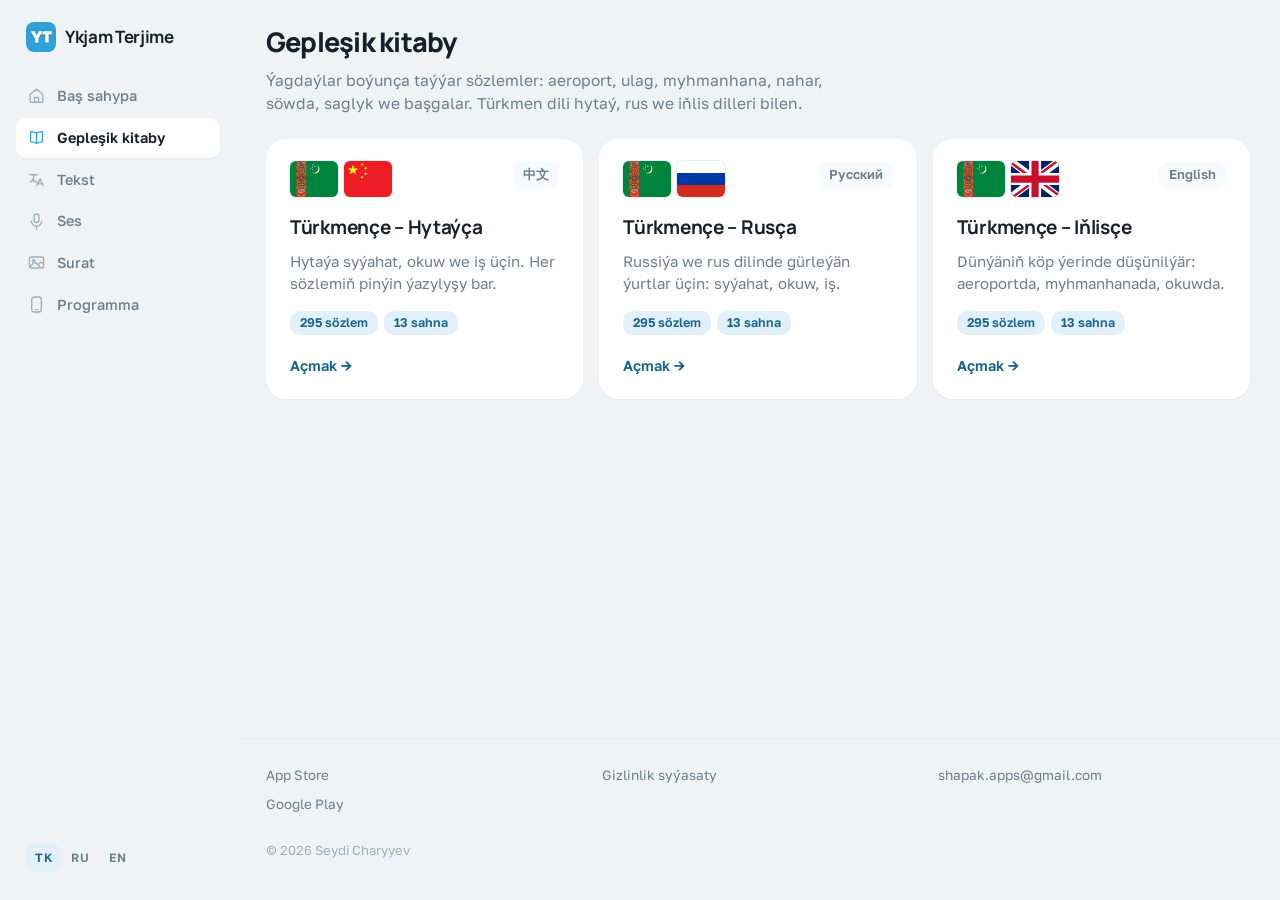
<file: geplesik-kitaby/index.html>
<!DOCTYPE html><html lang="tk" class="h-full antialiased"><head><meta charSet="utf-8"/><meta name="viewport" content="width=device-width, initial-scale=1"/><link rel="preload" as="image" href="/icon.png"/><link rel="preload" as="image" href="/flags/tm.svg"/><link rel="preload" as="image" href="/flags/cn.svg"/><link rel="preload" as="image" href="/flags/ru.svg"/><link rel="preload" as="image" href="/flags/gb.svg"/><link rel="stylesheet" href="/_next/static/chunks/1-q8g4cfqzn8j.css" data-precedence="next"/><link rel="preload" as="script" fetchPriority="low" href="/_next/static/chunks/310vm2bl3xxpt.js"/><script src="/_next/static/chunks/1wnov70f88xjy.js" async=""></script><script src="/_next/static/chunks/39_j1bdzreq0m.js" async=""></script><script src="/_next/static/chunks/0c98xzjfks9hq.js" async=""></script><script src="/_next/static/chunks/turbopack-2u1d16houkiyo.js" async=""></script><script src="/_next/static/chunks/26w5p0i3fiwi9.js" async=""></script><script src="/_next/static/chunks/28rhjzv502-0g.js" async=""></script><script src="/_next/static/chunks/312di0f9nydlg.js" async=""></script><link rel="preload" href="https://fonts.googleapis.com/css2?family=Golos+Text:wght@400;500;600;700&amp;family=Manrope:wght@600;700;800&amp;display=swap" as="style"/><meta name="theme-color" content="#2FA0D9"/><title>Ykjam Terjime</title><meta name="description" content="Ykjam Terjime — türkmen dili üçin terjimeçi: tekst, ses we surat. Türkmen harplary ä ç ž ň ö ş ü ý klawiaturasyz."/><meta name="robots" content="noindex, nofollow"/><meta property="og:title" content="Ykjam Terjime"/><meta property="og:description" content="Ykjam Terjime — türkmen dili üçin terjimeçi: tekst, ses we surat. Türkmen harplary ä ç ž ň ö ş ü ý klawiaturasyz."/><meta property="og:url" content="https://ykjam-terjime.github.io/"/><meta property="og:image" content="https://ykjam-terjime.github.io/og.png"/><meta property="og:image:width" content="1200"/><meta property="og:image:height" content="630"/><meta property="og:type" content="website"/><meta name="twitter:card" content="summary_large_image"/><meta name="twitter:title" content="Ykjam Terjime"/><meta name="twitter:description" content="Ykjam Terjime — türkmen dili üçin terjimeçi: tekst, ses we surat. Türkmen harplary ä ç ž ň ö ş ü ý klawiaturasyz."/><meta name="twitter:image" content="https://ykjam-terjime.github.io/og.png"/><link rel="icon" href="/favicon.ico?favicon.42km3syks_lcd.ico" sizes="48x48" type="image/x-icon"/><link rel="apple-touch-icon" href="/apple-icon.png?apple-icon.3_3x95x5w6pl6.png" sizes="180x180" type="image/png"/><link rel="preconnect" href="https://fonts.googleapis.com"/><link rel="preconnect" href="https://fonts.gstatic.com" crossorigin=""/><script src="/_next/static/chunks/0cz1d0mv5g_q7.js" noModule=""></script></head><body class="min-h-full bg-bg text-ink"><div hidden=""><!--$--><!--/$--></div><link rel="stylesheet" href="https://fonts.googleapis.com/css2?family=Golos+Text:wght@400;500;600;700&amp;family=Manrope:wght@600;700;800&amp;display=swap"/><a href="#content" class="sr-only focus:not-sr-only focus:absolute focus:top-3 focus:left-3 focus:z-50 focus:rounded-pill focus:bg-brand focus:px-4 focus:py-2 focus:text-[14px] focus:font-semibold focus:text-on-brand">Esasy mazmuna geç</a><div class="grid grid-cols-[minmax(0,1fr)] md:grid-cols-[236px_minmax(0,1fr)]"><aside class="flex flex-col px-4 pt-[22px] pb-7 md:sticky md:top-0 md:h-screen"><a class="mb-5 flex items-center gap-[9px] px-[10px] pb-1 no-underline" href="/"><img src="/icon.png" alt="" width="192" height="192" class="size-[30px] rounded-lg"/><span class="font-display text-[17px] font-bold tracking-[-0.02em] text-ink">Ykjam Terjime</span></a><nav class="flex gap-[3px] overflow-x-auto pb-1 md:flex-col md:gap-[2px] md:overflow-visible md:pb-0"><a class="flex flex-auto flex-col items-center justify-center gap-[3px] rounded-[10px] px-[2px] py-[7px] text-center text-[11px] leading-tight font-medium no-underline md:flex-none md:flex-row md:justify-start md:gap-[11px] md:px-[11px] md:py-[9px] md:text-left md:text-[14.5px] md:leading-normal md:whitespace-nowrap bg-card text-muted shadow-card md:bg-transparent md:shadow-none md:hover:bg-card [&amp;_svg]:text-faint" href="/"><svg class="size-[19px] shrink-0" viewBox="0 0 24 24" fill="none" stroke="currentColor" stroke-width="1.7" stroke-linecap="round" stroke-linejoin="round" aria-hidden="true"><path d="M4 10.5L12 4l8 6.5V19a1.5 1.5 0 0 1-1.5 1.5h-13A1.5 1.5 0 0 1 4 19z"></path><path d="M9.5 20.5v-6h5v6"></path></svg><span>Baş sahypa</span></a><a aria-current="page" class="flex flex-auto flex-col items-center justify-center gap-[3px] rounded-[10px] px-[2px] py-[7px] text-center text-[11px] leading-tight font-medium no-underline md:flex-none md:flex-row md:justify-start md:gap-[11px] md:px-[11px] md:py-[9px] md:text-left md:text-[14.5px] md:leading-normal md:whitespace-nowrap bg-card text-ink font-semibold shadow-card [&amp;_svg]:text-brand" href="/geplesik-kitaby/"><svg class="size-[19px] shrink-0" viewBox="0 0 24 24" fill="none" stroke="currentColor" stroke-width="1.7" stroke-linecap="round" stroke-linejoin="round" aria-hidden="true"><path d="M12 6.5C10.3 5.2 7.9 4.5 4.5 4.5v13c3.4 0 5.8.7 7.5 2 1.7-1.3 4.1-2 7.5-2v-13c-3.4 0-5.8.7-7.5 2z"></path><path d="M12 6.5v13"></path></svg><span>Gepleşik kitaby</span></a><a class="flex flex-auto flex-col items-center justify-center gap-[3px] rounded-[10px] px-[2px] py-[7px] text-center text-[11px] leading-tight font-medium no-underline md:flex-none md:flex-row md:justify-start md:gap-[11px] md:px-[11px] md:py-[9px] md:text-left md:text-[14.5px] md:leading-normal md:whitespace-nowrap bg-card text-muted shadow-card md:bg-transparent md:shadow-none md:hover:bg-card [&amp;_svg]:text-faint" href="/tekst/"><svg class="size-[19px] shrink-0" viewBox="0 0 24 24" fill="none" stroke="currentColor" stroke-width="1.7" stroke-linecap="round" stroke-linejoin="round" aria-hidden="true"><path d="M4 6h9M8.5 6v3c0 3-2 5-4.5 6"></path><path d="M7 12c1.5 2 3.5 3 6 3.5"></path><path d="M12.5 20l4-9 4 9M14 17.5h5"></path></svg><span>Tekst</span></a><a class="flex flex-auto flex-col items-center justify-center gap-[3px] rounded-[10px] px-[2px] py-[7px] text-center text-[11px] leading-tight font-medium no-underline md:flex-none md:flex-row md:justify-start md:gap-[11px] md:px-[11px] md:py-[9px] md:text-left md:text-[14.5px] md:leading-normal md:whitespace-nowrap bg-card text-muted shadow-card md:bg-transparent md:shadow-none md:hover:bg-card [&amp;_svg]:text-faint" href="/ses/"><svg class="size-[19px] shrink-0" viewBox="0 0 24 24" fill="none" stroke="currentColor" stroke-width="1.7" stroke-linecap="round" stroke-linejoin="round" aria-hidden="true"><rect x="9" y="2.5" width="6" height="11" rx="3"></rect><path d="M5.5 11.5a6.5 6.5 0 0 0 13 0M12 18v3.5"></path></svg><span>Ses</span></a><a class="flex flex-auto flex-col items-center justify-center gap-[3px] rounded-[10px] px-[2px] py-[7px] text-center text-[11px] leading-tight font-medium no-underline md:flex-none md:flex-row md:justify-start md:gap-[11px] md:px-[11px] md:py-[9px] md:text-left md:text-[14.5px] md:leading-normal md:whitespace-nowrap bg-card text-muted shadow-card md:bg-transparent md:shadow-none md:hover:bg-card [&amp;_svg]:text-faint" href="/surat/"><svg class="size-[19px] shrink-0" viewBox="0 0 24 24" fill="none" stroke="currentColor" stroke-width="1.7" stroke-linecap="round" stroke-linejoin="round" aria-hidden="true"><rect x="3" y="5" width="18" height="14" rx="3"></rect><circle cx="8.5" cy="10" r="1.6"></circle><path d="M4 17l4.5-4.5a2 2 0 0 1 2.8 0L16 17M15 14l1.6-1.6a2 2 0 0 1 2.8 0L21 14"></path></svg><span>Surat</span></a><a class="flex flex-auto flex-col items-center justify-center gap-[3px] rounded-[10px] px-[2px] py-[7px] text-center text-[11px] leading-tight font-medium no-underline md:flex-none md:flex-row md:justify-start md:gap-[11px] md:px-[11px] md:py-[9px] md:text-left md:text-[14.5px] md:leading-normal md:whitespace-nowrap bg-card text-muted shadow-card md:bg-transparent md:shadow-none md:hover:bg-card [&amp;_svg]:text-faint" href="/programma/"><svg class="size-[19px] shrink-0" viewBox="0 0 24 24" fill="none" stroke="currentColor" stroke-width="1.7" stroke-linecap="round" stroke-linejoin="round" aria-hidden="true"><rect x="6" y="2.5" width="12" height="19" rx="3"></rect><path d="M10.5 18.5h3"></path></svg><span>Programma</span></a></nav><div class="mt-3 px-[2px] md:mt-auto md:px-[11px] md:pt-[14px]"><div class="flex gap-[3px]" role="group" aria-label="Interface language"><button type="button" aria-pressed="true" class="cursor-pointer rounded-[7px] px-2 py-[5px] text-[12px] font-semibold tracking-[0.06em] bg-brand-soft text-brand-deep">TK</button><button type="button" aria-pressed="false" class="cursor-pointer rounded-[7px] px-2 py-[5px] text-[12px] font-semibold tracking-[0.06em] text-muted hover:bg-card hover:text-ink">RU</button><button type="button" aria-pressed="false" class="cursor-pointer rounded-[7px] px-2 py-[5px] text-[12px] font-semibold tracking-[0.06em] text-muted hover:bg-card hover:text-ink">EN</button></div></div></aside><div class="flex min-w-0 flex-col md:min-h-screen"><main id="content" class="flex-1 px-4 pt-4 pb-10 md:px-[30px] md:pt-[22px]"><section><h1 class="mb-[6px] font-display text-[27px] font-extrabold tracking-[-0.028em] text-ink">Gepleşik kitaby</h1><p class="mb-6 max-w-[60ch] text-[15.5px] text-muted">Ýagdaýlar boýunça taýýar sözlemler: aeroport, ulag, myhmanhana, nahar, söwda, saglyk we başgalar. Türkmen dili hytaý, rus we iňlis dilleri bilen.</p><div class="grid gap-4 md:grid-cols-3"><a class="group flex flex-col rounded-card bg-card px-[24px] py-[22px] no-underline shadow-card transition duration-200 hover:-translate-y-[2px] hover:bg-brand-softer hover:shadow-[0_8px_26px_rgb(20_33_43_/_0.08)]" href="/geplesik-kitaby/hytayca/"><div class="flex items-start justify-between gap-3"><div class="flex gap-[6px]"><img src="/flags/tm.svg" alt="" width="48" height="36" class="h-[36px] w-[48px] rounded-[6px] shrink-0 object-cover ring-1 ring-line"/><img src="/flags/cn.svg" alt="" width="48" height="36" class="h-[36px] w-[48px] rounded-[6px] shrink-0 object-cover ring-1 ring-line"/></div><span lang="zh" class="rounded-pill bg-card-2 px-[10px] py-[4px] text-[13px] font-semibold text-muted">中文</span></div><h2 class="mt-4 font-display text-[19px] font-bold tracking-[-0.015em] text-ink">Türkmençe – Hytaýça</h2><p class="mt-2 flex-1 text-[15px] text-muted">Hytaýa syýahat, okuw we iş üçin. Her sözlemiň pinýin ýazylyşy bar.</p><div class="mt-4 flex flex-wrap gap-[6px]"><span class="rounded-pill bg-brand-soft px-[10px] py-[3px] text-[12.5px] font-semibold text-brand-deep">295 sözlem</span><span class="rounded-pill bg-brand-soft px-[10px] py-[3px] text-[12.5px] font-semibold text-brand-deep">13 sahna</span></div><span class="mt-5 text-[14.5px] font-semibold text-brand-deep">Açmak<!-- --> <span class="inline-block transition-transform duration-200 group-hover:translate-x-1">→</span></span></a><a class="group flex flex-col rounded-card bg-card px-[24px] py-[22px] no-underline shadow-card transition duration-200 hover:-translate-y-[2px] hover:bg-brand-softer hover:shadow-[0_8px_26px_rgb(20_33_43_/_0.08)]" href="/geplesik-kitaby/rusca/"><div class="flex items-start justify-between gap-3"><div class="flex gap-[6px]"><img src="/flags/tm.svg" alt="" width="48" height="36" class="h-[36px] w-[48px] rounded-[6px] shrink-0 object-cover ring-1 ring-line"/><img src="/flags/ru.svg" alt="" width="48" height="36" class="h-[36px] w-[48px] rounded-[6px] shrink-0 object-cover ring-1 ring-line"/></div><span lang="ru" class="rounded-pill bg-card-2 px-[10px] py-[4px] text-[13px] font-semibold text-muted">Русский</span></div><h2 class="mt-4 font-display text-[19px] font-bold tracking-[-0.015em] text-ink">Türkmençe – Rusça</h2><p class="mt-2 flex-1 text-[15px] text-muted">Russiýa we rus dilinde gürleýän ýurtlar üçin: syýahat, okuw, iş.</p><div class="mt-4 flex flex-wrap gap-[6px]"><span class="rounded-pill bg-brand-soft px-[10px] py-[3px] text-[12.5px] font-semibold text-brand-deep">295 sözlem</span><span class="rounded-pill bg-brand-soft px-[10px] py-[3px] text-[12.5px] font-semibold text-brand-deep">13 sahna</span></div><span class="mt-5 text-[14.5px] font-semibold text-brand-deep">Açmak<!-- --> <span class="inline-block transition-transform duration-200 group-hover:translate-x-1">→</span></span></a><a class="group flex flex-col rounded-card bg-card px-[24px] py-[22px] no-underline shadow-card transition duration-200 hover:-translate-y-[2px] hover:bg-brand-softer hover:shadow-[0_8px_26px_rgb(20_33_43_/_0.08)]" href="/geplesik-kitaby/inlisce/"><div class="flex items-start justify-between gap-3"><div class="flex gap-[6px]"><img src="/flags/tm.svg" alt="" width="48" height="36" class="h-[36px] w-[48px] rounded-[6px] shrink-0 object-cover ring-1 ring-line"/><img src="/flags/gb.svg" alt="" width="48" height="36" class="h-[36px] w-[48px] rounded-[6px] shrink-0 object-cover ring-1 ring-line"/></div><span lang="en" class="rounded-pill bg-card-2 px-[10px] py-[4px] text-[13px] font-semibold text-muted">English</span></div><h2 class="mt-4 font-display text-[19px] font-bold tracking-[-0.015em] text-ink">Türkmençe – Iňlisçe</h2><p class="mt-2 flex-1 text-[15px] text-muted">Dünýäniň köp ýerinde düşünilýär: aeroportda, myhmanhanada, okuwda.</p><div class="mt-4 flex flex-wrap gap-[6px]"><span class="rounded-pill bg-brand-soft px-[10px] py-[3px] text-[12.5px] font-semibold text-brand-deep">295 sözlem</span><span class="rounded-pill bg-brand-soft px-[10px] py-[3px] text-[12.5px] font-semibold text-brand-deep">13 sahna</span></div><span class="mt-5 text-[14.5px] font-semibold text-brand-deep">Açmak<!-- --> <span class="inline-block transition-transform duration-200 group-hover:translate-x-1">→</span></span></a></div></section><!--$--><!--/$--></main><footer class="mt-auto grid grid-cols-2 gap-x-6 gap-y-3 border-t border-line px-4 pt-[26px] pb-10 md:grid-cols-3 md:px-[30px]"><div class="flex flex-col gap-[9px]"><a class="text-[13.5px] text-muted no-underline hover:text-brand-deep" href="https://apps.apple.com/app/ykjam-terjime/id6758071845">App Store</a><a class="text-[13.5px] text-muted no-underline hover:text-brand-deep" href="https://play.google.com/store/apps/details?id=com.shapak.translator">Google Play</a></div><div class="flex flex-col gap-[9px]"><a class="text-[13.5px] text-muted no-underline hover:text-brand-deep" href="/privacy-policy.html">Gizlinlik syýasaty</a></div><div class="flex flex-col gap-[9px]"><a class="text-[13.5px] text-muted no-underline hover:text-brand-deep" href="mailto:shapak.apps@gmail.com">shapak.apps@gmail.com</a></div><span class="col-span-full mt-[14px] text-[13px] text-faint">© 2026 Seydi Charyyev</span></footer></div></div><script id="_R_">(globalThis["TURBOPACK"] || (globalThis["TURBOPACK"] = [])).push({"otherChunks":["static/chunks/310vm2bl3xxpt.js","static/chunks/1wnov70f88xjy.js","static/chunks/39_j1bdzreq0m.js","static/chunks/0c98xzjfks9hq.js"],"runtimeModuleIds":[94553]});</script><script src="/_next/static/chunks/310vm2bl3xxpt.js" async=""></script><script>(self.__next_f=self.__next_f||[]).push([0])</script><script>self.__next_f.push([1,"1:\"$Sreact.fragment\"\n2:\"/_next/static/chunks/26w5p0i3fiwi9.js\"\n3:I[96923,[\"$2\"],\"UiProvider\"]\n4:I[14508,[\"$2\"],\"SkipLink\"]\n5:I[87771,[\"$2\"],\"Sidebar\"]\n6:I[39756,[\"$2\"],\"default\"]\n7:I[37457,[\"$2\"],\"default\"]\n8:\"/_next/static/chunks/28rhjzv502-0g.js\"\n9:I[36768,[\"$2\",\"$8\"],\"default\"]\na:I[56691,[\"$2\"],\"Footer\"]\ne:\"/_next/static/chunks/312di0f9nydlg.js\"\nf:I[90550,[\"$2\",\"$e\"],\"PhrasebookIndex\"]\n10:I[97367,[\"$2\"],\"OutletBoundary\"]\n11:\"$Sreact.suspense\"\n13:\"ViewportBoundary\"\n14:I[97367,[\"$2\"],\"$13\"]\n16:\"MetadataBoundary\"\n17:I[97367,[\"$2\"],\"$16\"]\n19:I[68027,[\"$2\"],\"default\",1]\n:HL[\"/_next/static/chunks/1-q8g4cfqzn8j.css\",\"style\"]\n:HL[\"https://fonts.googleapis.com/css2?family=Golos+Text:wght@400;500;600;700\u0026family=Manrope:wght@600;700;800\u0026display=swap\",\"style\"]\nc:X\nd:[[\"children\",{\"s\":\"__PAGE__\",\"h\":512,\"d\":{\"r\":[\"$\",\"$1\",\"c\",{\"children\":[[\"$\",\"$Lf\",null,{\"stats\":{\"hytayca\":{\"phrases\":295,\"situations\":13},\"rusca\":{\"phrases\":295,\"situations\":13},\"inlisce\":{\"phrases\":295,\"situations\":13}}}],[[\"$\",\"script\",\"script-0\",{\"src\":\"/_next/static/chunks/312di0f9nydlg.js\",\"async\":true,\"nonce\":\"$undefined\"}]],[\"$\",\"$L10\",null,{\"children\":[\"$\",\"$11\",null,{\"name\":\"Next.MetadataOutlet\",\"children\":\"$@12\"}]}]]}],\"p\":false,\"v\":null}}]]\nb:[[\"children\",{\"s\":\"geplesik-kitaby\",\"h\":512,\"d\":{\"r\":[\"$\",\"$1\",\"c\",{\"children\":[null,[\"$\",\"$L6\",null,{\"parallelRouterKey\":\"children\",\"error\":\"$undefined\",\"errorStyles\":\"$undefined\",\"errorScripts\":\"$undefined\",\"template\":[\"$\",\"$L7\",null,{}],\"templateStyles\":\"$undefined\",\"templateScripts\":\"$undefined\",\"notFound\":\"$undefined\",\"forbidden\":\"$undefined\",\"unauthorized\":\"$undefined\"}]]}],\"p\":false,\"v\":\"$c\"},\"c\":\"$Qd\"}]]\n0:{\"P\":null,\"c\":[\"\",\"geplesik-kitaby\",\"\"],\"q\":\"\",\"i\":false,\"t\":{\"t\":{\"s\":\"\",\"h\":528,\"d\":{\"r\":[\"$\",\"$1\",\"c\",{\"children\":[[[\"$\",\"link\",\"0\",{\"rel\":\"stylesheet\",\"href\":\"/_next/static/chunks/1-q8g4cfqzn8j.css\",\"precedence\":\"next\",\"crossOrigin\":\"$undefined\",\"nonce\":\"$undefined\"}],[\"$\",\"script\",\"script-0\",{\"src\":\"/_next/static/chunks/26w5p0i3fiwi9.js\",\"async\":true,\"nonce\":\"$undefined\"}]],[\"$\",\"html\",null,{\"lang\":\"tk\",\"className\":\"h-full antialiased\",\"children\":[[\"$\",\"link\",null,{\"rel\":\"preconnect\",\"href\":\"https://fonts.googleapis.com\"}],[\"$\",\"link\",null,{\"rel\":\"preconnect\",\"href\":\"https://fonts.gstatic.com\",\"crossOrigin\":\"\"}],[\"$\",\"link\",null,{\"rel\":\"stylesheet\",\"href\":\"https://fonts.googleapis.com/css2?family=Golos+Text:wght@400;500;600;700\u0026family=Manrope:wght@600;700;800\u0026display=swap\"}],[\"$\",\"body\",null,{\"className\":\"min-h-full bg-bg text-ink\",\"children\":[\"$\",\"$L3\",null,{\"children\":[[\"$\",\"$L4\",null,{}],[\"$\",\"div\",null,{\"className\":\"grid grid-cols-[minmax(0,1fr)] md:grid-cols-[236px_minmax(0,1fr)]\",\"children\":[[\"$\",\"$L5\",null,{}],[\"$\",\"div\",null,{\"className\":\"flex min-w-0 flex-col md:min-h-screen\",\"children\":[[\"$\",\"main\",null,{\"id\":\"content\",\"className\":\"flex-1 px-4 pt-4 pb-10 md:px-[30px] md:pt-[22px]\",\"children\":[\"$\",\"$L6\",null,{\"parallelRouterKey\":\"children\",\"error\":\"$undefined\",\"errorStyles\":\"$undefined\",\"errorScripts\":\"$undefined\",\"template\":[\"$\",\"$L7\",null,{}],\"templateStyles\":\"$undefined\",\"templateScripts\":\"$undefined\",\"notFound\":[[\"$\",\"$L9\",null,{}],[]],\"forbidden\":\"$undefined\",\"unauthorized\":\"$undefined\"}]}],[\"$\",\"$La\",null,{}]]}]]}]]}]}]]}]]}],\"p\":false,\"v\":null},\"c\":\"$Qb\"},\"h\":{\"r\":[\"$\",\"$1\",\"h\",{\"children\":[null,[\"$\",\"$L14\",null,{\"children\":\"$L15\"}],[\"$\",\"$L17\",null,{\"children\":[[\"$\",\"div\",null,{\"hidden\":true,\"children\":[\"$\",\"$11\",null,{\"name\":\"Next.Metadata\",\"children\":\"$L18\"}]}],null]}],null]}],\"p\":false,\"v\":null}},\"m\":\"$undefined\",\"G\":[\"$19\",[[\"$\",\"link\",\"0\",{\"rel\":\"stylesheet\",\"href\":\"/_next/static/chunks/1-q8g4cfqzn8j.css\",\"precedence\":\"next\",\"crossOrigin\":\"$undefined\",\"nonce\":\"$undefined\"}]]],\"S\":true,\"r\":\"$undefined\",\"s\":\"$undefined\",\"a\":\"$undefined\",\"l\":\"$undefined\",\"p\":\"$undefined\",\"d\":\"$undefined\",\"b\":\"GVlTnF2nmKoT1v6a9K-7W\"}\nc:C\n15:[[\"$\",\"meta\",\"0\",{\"charSet\":\"utf-8\"}],[\"$\",\"meta\",\"1\",{\"name\":\"viewport\",\"content\":\"width=device-width, initial-scale=1\"}],[\"$\",\"meta\",\"2\",{\"name\":\"theme-color\",\"content\":\"#2FA0D9\"}]]\n1a:I[27201,[\"$2\"],\"IconMark\"]\n12:null\n18:[[\"$\",\"title\",\"0\",{\"children\":\"Ykjam Terjime\"}],[\"$\",\"meta\",\"1\",{\"name\":\"description\",\"content\":\"Ykjam Terjime — türkmen dili üçin terjimeçi: tekst, ses we surat. Türkmen harplary ä ç ž ň ö ş ü ý klawiaturasyz.\"}],[\"$\",\"meta\",\"2\",{\"name\":\"robots\",\"content\":\"noindex, nofollow\"}],[\"$\",\"meta\",\"3\",{\"property\":\"og:title\",\"content\":\"Ykjam Terjime\"}],[\"$\",\"meta\",\"4\",{\"property\":\"og:description\",\"content\":\"Ykjam Terjime — türkmen dili üçin terjimeçi: tekst, ses we surat. Türkmen harplary ä ç ž ň ö ş ü ý klawiaturasyz.\"}],[\"$\",\"meta\",\"5\",{\"property\":\"og:url\",\"content\":\"https://ykjam-terjime.github.io/\"}],[\"$\",\"meta\",\"6\",{\"property\":\"og:image\",\"content\":\"https://ykjam-terjime.github.io/og.png\"}],[\"$\",\"meta\",\"7\",{\"property\":\"og:image:width\",\"content\":\"1200\"}],[\"$\",\"meta\",\"8\",{\"property\":\"og:image:height\",\"content\":\"630\"}],[\"$\",\"meta\",\"9\",{\"property\":\"og:type\",\"content\":\"website\"}],[\"$\",\"meta\",\"10\",{\"name\":\"twitter:card\",\"content\":\"summary_large_image\"}],[\"$\",\"meta\",\"11\",{\"name\":\"twitter:title\",\"content\":\"Ykjam Terjime\"}],[\"$\",\"meta\",\"12\",{\"name\":\"twitter:description\",\"content\":\"Ykjam Terjime — türkmen dili üçin terjimeçi: tekst, ses we surat. Türkmen harplary ä ç ž ň ö ş ü ý klawiaturasyz.\"}],[\"$\",\"meta\",\"13\",{\"name\":\"twitter:image\",\"content\":\"https://ykjam-terjime.github.io/og.png\"}],[\"$\",\"link\",\"14\",{\"rel\":\"icon\",\"href\":\"/favicon.ico?favicon.42km3syks_lcd.ico\",\"sizes\":\"48x48\",\"type\":\"image/x-icon\"}],[\"$\",\"link\",\"15\",{\"rel\":\"apple-touch-icon\",\"href\":\"/apple-icon.png?apple-icon.3_3x95x5w6pl6.png\",\"sizes\":\"180x180\",\"type\":\"image/png\"}],[\"$\",\"$L1a\",\"16\",{}]]\n"])</script></body></html>
</file>
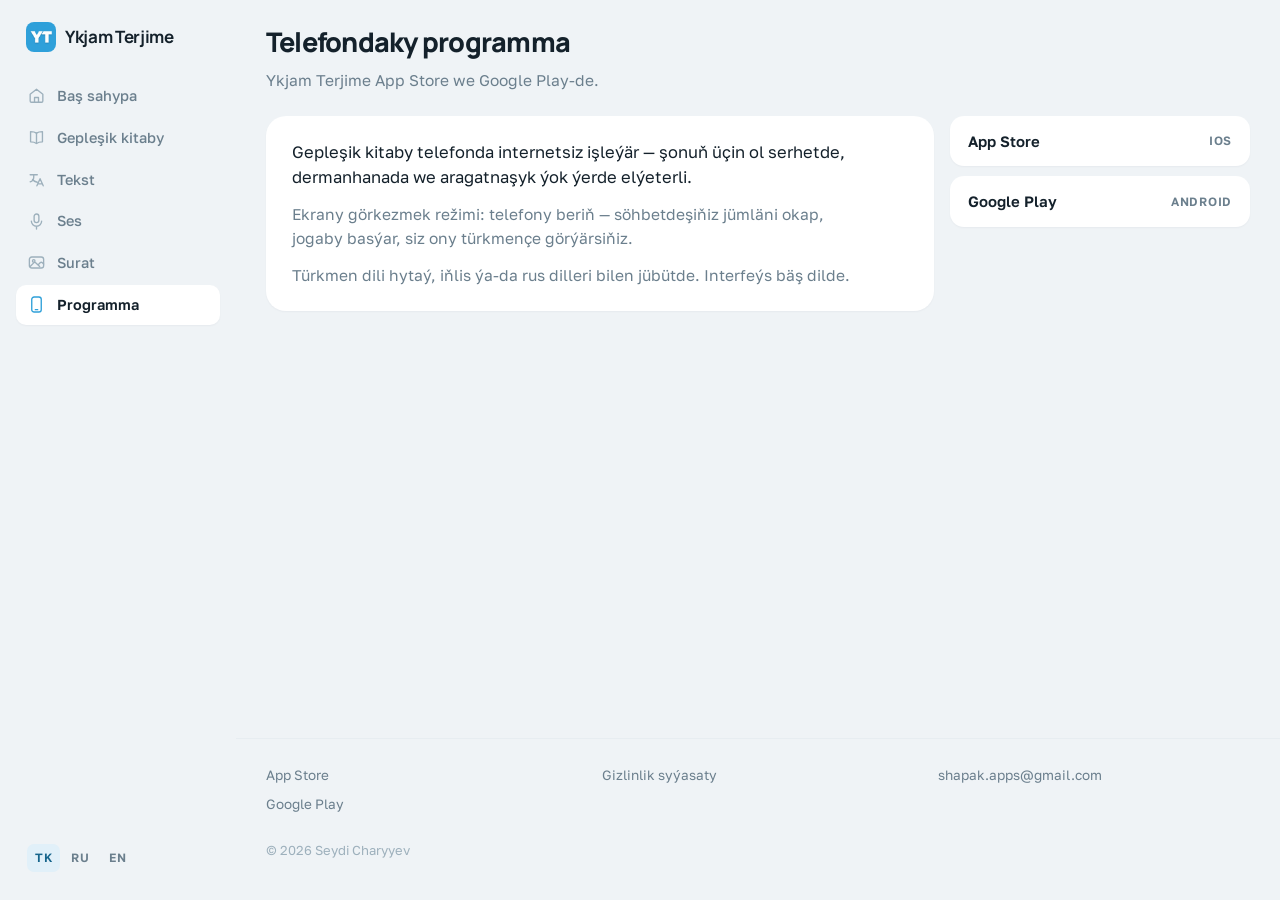
<file: programma/index.html>
<!DOCTYPE html><html lang="tk" class="h-full antialiased"><head><meta charSet="utf-8"/><meta name="viewport" content="width=device-width, initial-scale=1"/><link rel="preload" as="image" href="/icon.png"/><link rel="stylesheet" href="/_next/static/chunks/1-q8g4cfqzn8j.css" data-precedence="next"/><link rel="preload" as="script" fetchPriority="low" href="/_next/static/chunks/310vm2bl3xxpt.js"/><script src="/_next/static/chunks/1wnov70f88xjy.js" async=""></script><script src="/_next/static/chunks/39_j1bdzreq0m.js" async=""></script><script src="/_next/static/chunks/0c98xzjfks9hq.js" async=""></script><script src="/_next/static/chunks/turbopack-2u1d16houkiyo.js" async=""></script><script src="/_next/static/chunks/26w5p0i3fiwi9.js" async=""></script><script src="/_next/static/chunks/28rhjzv502-0g.js" async=""></script><script src="/_next/static/chunks/09_tsxav3qyfy.js" async=""></script><link rel="preload" href="https://fonts.googleapis.com/css2?family=Golos+Text:wght@400;500;600;700&amp;family=Manrope:wght@600;700;800&amp;display=swap" as="style"/><meta name="theme-color" content="#2FA0D9"/><title>Ykjam Terjime</title><meta name="description" content="Ykjam Terjime — türkmen dili üçin terjimeçi: tekst, ses we surat. Türkmen harplary ä ç ž ň ö ş ü ý klawiaturasyz."/><meta name="robots" content="noindex, nofollow"/><meta property="og:title" content="Ykjam Terjime"/><meta property="og:description" content="Ykjam Terjime — türkmen dili üçin terjimeçi: tekst, ses we surat. Türkmen harplary ä ç ž ň ö ş ü ý klawiaturasyz."/><meta property="og:url" content="https://ykjam-terjime.github.io/"/><meta property="og:image" content="https://ykjam-terjime.github.io/og.png"/><meta property="og:image:width" content="1200"/><meta property="og:image:height" content="630"/><meta property="og:type" content="website"/><meta name="twitter:card" content="summary_large_image"/><meta name="twitter:title" content="Ykjam Terjime"/><meta name="twitter:description" content="Ykjam Terjime — türkmen dili üçin terjimeçi: tekst, ses we surat. Türkmen harplary ä ç ž ň ö ş ü ý klawiaturasyz."/><meta name="twitter:image" content="https://ykjam-terjime.github.io/og.png"/><link rel="icon" href="/favicon.ico?favicon.42km3syks_lcd.ico" sizes="48x48" type="image/x-icon"/><link rel="apple-touch-icon" href="/apple-icon.png?apple-icon.3_3x95x5w6pl6.png" sizes="180x180" type="image/png"/><link rel="preconnect" href="https://fonts.googleapis.com"/><link rel="preconnect" href="https://fonts.gstatic.com" crossorigin=""/><script src="/_next/static/chunks/0cz1d0mv5g_q7.js" noModule=""></script></head><body class="min-h-full bg-bg text-ink"><div hidden=""><!--$--><!--/$--></div><link rel="stylesheet" href="https://fonts.googleapis.com/css2?family=Golos+Text:wght@400;500;600;700&amp;family=Manrope:wght@600;700;800&amp;display=swap"/><a href="#content" class="sr-only focus:not-sr-only focus:absolute focus:top-3 focus:left-3 focus:z-50 focus:rounded-pill focus:bg-brand focus:px-4 focus:py-2 focus:text-[14px] focus:font-semibold focus:text-on-brand">Esasy mazmuna geç</a><div class="grid grid-cols-[minmax(0,1fr)] md:grid-cols-[236px_minmax(0,1fr)]"><aside class="flex flex-col px-4 pt-[22px] pb-7 md:sticky md:top-0 md:h-screen"><a class="mb-5 flex items-center gap-[9px] px-[10px] pb-1 no-underline" href="/"><img src="/icon.png" alt="" width="192" height="192" class="size-[30px] rounded-lg"/><span class="font-display text-[17px] font-bold tracking-[-0.02em] text-ink">Ykjam Terjime</span></a><nav class="flex gap-[3px] overflow-x-auto pb-1 md:flex-col md:gap-[2px] md:overflow-visible md:pb-0"><a class="flex flex-auto flex-col items-center justify-center gap-[3px] rounded-[10px] px-[2px] py-[7px] text-center text-[11px] leading-tight font-medium no-underline md:flex-none md:flex-row md:justify-start md:gap-[11px] md:px-[11px] md:py-[9px] md:text-left md:text-[14.5px] md:leading-normal md:whitespace-nowrap bg-card text-muted shadow-card md:bg-transparent md:shadow-none md:hover:bg-card [&amp;_svg]:text-faint" href="/"><svg class="size-[19px] shrink-0" viewBox="0 0 24 24" fill="none" stroke="currentColor" stroke-width="1.7" stroke-linecap="round" stroke-linejoin="round" aria-hidden="true"><path d="M4 10.5L12 4l8 6.5V19a1.5 1.5 0 0 1-1.5 1.5h-13A1.5 1.5 0 0 1 4 19z"></path><path d="M9.5 20.5v-6h5v6"></path></svg><span>Baş sahypa</span></a><a class="flex flex-auto flex-col items-center justify-center gap-[3px] rounded-[10px] px-[2px] py-[7px] text-center text-[11px] leading-tight font-medium no-underline md:flex-none md:flex-row md:justify-start md:gap-[11px] md:px-[11px] md:py-[9px] md:text-left md:text-[14.5px] md:leading-normal md:whitespace-nowrap bg-card text-muted shadow-card md:bg-transparent md:shadow-none md:hover:bg-card [&amp;_svg]:text-faint" href="/geplesik-kitaby/"><svg class="size-[19px] shrink-0" viewBox="0 0 24 24" fill="none" stroke="currentColor" stroke-width="1.7" stroke-linecap="round" stroke-linejoin="round" aria-hidden="true"><path d="M12 6.5C10.3 5.2 7.9 4.5 4.5 4.5v13c3.4 0 5.8.7 7.5 2 1.7-1.3 4.1-2 7.5-2v-13c-3.4 0-5.8.7-7.5 2z"></path><path d="M12 6.5v13"></path></svg><span>Gepleşik kitaby</span></a><a class="flex flex-auto flex-col items-center justify-center gap-[3px] rounded-[10px] px-[2px] py-[7px] text-center text-[11px] leading-tight font-medium no-underline md:flex-none md:flex-row md:justify-start md:gap-[11px] md:px-[11px] md:py-[9px] md:text-left md:text-[14.5px] md:leading-normal md:whitespace-nowrap bg-card text-muted shadow-card md:bg-transparent md:shadow-none md:hover:bg-card [&amp;_svg]:text-faint" href="/tekst/"><svg class="size-[19px] shrink-0" viewBox="0 0 24 24" fill="none" stroke="currentColor" stroke-width="1.7" stroke-linecap="round" stroke-linejoin="round" aria-hidden="true"><path d="M4 6h9M8.5 6v3c0 3-2 5-4.5 6"></path><path d="M7 12c1.5 2 3.5 3 6 3.5"></path><path d="M12.5 20l4-9 4 9M14 17.5h5"></path></svg><span>Tekst</span></a><a class="flex flex-auto flex-col items-center justify-center gap-[3px] rounded-[10px] px-[2px] py-[7px] text-center text-[11px] leading-tight font-medium no-underline md:flex-none md:flex-row md:justify-start md:gap-[11px] md:px-[11px] md:py-[9px] md:text-left md:text-[14.5px] md:leading-normal md:whitespace-nowrap bg-card text-muted shadow-card md:bg-transparent md:shadow-none md:hover:bg-card [&amp;_svg]:text-faint" href="/ses/"><svg class="size-[19px] shrink-0" viewBox="0 0 24 24" fill="none" stroke="currentColor" stroke-width="1.7" stroke-linecap="round" stroke-linejoin="round" aria-hidden="true"><rect x="9" y="2.5" width="6" height="11" rx="3"></rect><path d="M5.5 11.5a6.5 6.5 0 0 0 13 0M12 18v3.5"></path></svg><span>Ses</span></a><a class="flex flex-auto flex-col items-center justify-center gap-[3px] rounded-[10px] px-[2px] py-[7px] text-center text-[11px] leading-tight font-medium no-underline md:flex-none md:flex-row md:justify-start md:gap-[11px] md:px-[11px] md:py-[9px] md:text-left md:text-[14.5px] md:leading-normal md:whitespace-nowrap bg-card text-muted shadow-card md:bg-transparent md:shadow-none md:hover:bg-card [&amp;_svg]:text-faint" href="/surat/"><svg class="size-[19px] shrink-0" viewBox="0 0 24 24" fill="none" stroke="currentColor" stroke-width="1.7" stroke-linecap="round" stroke-linejoin="round" aria-hidden="true"><rect x="3" y="5" width="18" height="14" rx="3"></rect><circle cx="8.5" cy="10" r="1.6"></circle><path d="M4 17l4.5-4.5a2 2 0 0 1 2.8 0L16 17M15 14l1.6-1.6a2 2 0 0 1 2.8 0L21 14"></path></svg><span>Surat</span></a><a aria-current="page" class="flex flex-auto flex-col items-center justify-center gap-[3px] rounded-[10px] px-[2px] py-[7px] text-center text-[11px] leading-tight font-medium no-underline md:flex-none md:flex-row md:justify-start md:gap-[11px] md:px-[11px] md:py-[9px] md:text-left md:text-[14.5px] md:leading-normal md:whitespace-nowrap bg-card text-ink font-semibold shadow-card [&amp;_svg]:text-brand" href="/programma/"><svg class="size-[19px] shrink-0" viewBox="0 0 24 24" fill="none" stroke="currentColor" stroke-width="1.7" stroke-linecap="round" stroke-linejoin="round" aria-hidden="true"><rect x="6" y="2.5" width="12" height="19" rx="3"></rect><path d="M10.5 18.5h3"></path></svg><span>Programma</span></a></nav><div class="mt-3 px-[2px] md:mt-auto md:px-[11px] md:pt-[14px]"><div class="flex gap-[3px]" role="group" aria-label="Interface language"><button type="button" aria-pressed="true" class="cursor-pointer rounded-[7px] px-2 py-[5px] text-[12px] font-semibold tracking-[0.06em] bg-brand-soft text-brand-deep">TK</button><button type="button" aria-pressed="false" class="cursor-pointer rounded-[7px] px-2 py-[5px] text-[12px] font-semibold tracking-[0.06em] text-muted hover:bg-card hover:text-ink">RU</button><button type="button" aria-pressed="false" class="cursor-pointer rounded-[7px] px-2 py-[5px] text-[12px] font-semibold tracking-[0.06em] text-muted hover:bg-card hover:text-ink">EN</button></div></div></aside><div class="flex min-w-0 flex-col md:min-h-screen"><main id="content" class="flex-1 px-4 pt-4 pb-10 md:px-[30px] md:pt-[22px]"><section><h1 class="mb-[6px] font-display text-[27px] font-extrabold tracking-[-0.028em] text-ink">Telefondaky programma</h1><p class="mb-6 max-w-[60ch] text-[15.5px] text-muted">Ykjam Terjime App Store we Google Play-de.</p><div class="grid items-start gap-4 md:grid-cols-[1fr_300px]"><div class="rounded-card bg-card px-[26px] py-6 shadow-card"><p class="mb-[14px] max-w-[56ch] text-[16.5px] text-ink">Gepleşik kitaby telefonda internetsiz işleýär — şonuň üçin ol serhetde, dermanhanada we aragatnaşyk ýok ýerde elýeterli.</p><p class="mb-[14px] max-w-[56ch] text-[15.5px] text-muted">Ekrany görkezmek režimi: telefony beriň — söhbetdeşiňiz jümläni okap, jogaby basýar, siz ony türkmençe görýärsiňiz.</p><p class="max-w-[56ch] text-[15.5px] text-muted">Türkmen dili hytaý, iňlis ýa-da rus dilleri bilen jübütde. Interfeýs bäş dilde.</p></div><div class="flex flex-col gap-[10px]"><a class="flex items-center justify-between gap-[14px] rounded-box bg-card px-[18px] py-[14px] no-underline shadow-card hover:bg-brand-soft" href="https://apps.apple.com/app/ykjam-terjime/id6758071845"><span class="text-[15px] font-semibold text-ink">App Store</span><span class="text-[12px] font-semibold tracking-[0.06em] text-muted uppercase">iOS</span></a><a class="flex items-center justify-between gap-[14px] rounded-box bg-card px-[18px] py-[14px] no-underline shadow-card hover:bg-brand-soft" href="https://play.google.com/store/apps/details?id=com.shapak.translator"><span class="text-[15px] font-semibold text-ink">Google Play</span><span class="text-[12px] font-semibold tracking-[0.06em] text-muted uppercase">Android</span></a></div></div></section><!--$--><!--/$--></main><footer class="mt-auto grid grid-cols-2 gap-x-6 gap-y-3 border-t border-line px-4 pt-[26px] pb-10 md:grid-cols-3 md:px-[30px]"><div class="flex flex-col gap-[9px]"><a class="text-[13.5px] text-muted no-underline hover:text-brand-deep" href="https://apps.apple.com/app/ykjam-terjime/id6758071845">App Store</a><a class="text-[13.5px] text-muted no-underline hover:text-brand-deep" href="https://play.google.com/store/apps/details?id=com.shapak.translator">Google Play</a></div><div class="flex flex-col gap-[9px]"><a class="text-[13.5px] text-muted no-underline hover:text-brand-deep" href="/privacy-policy.html">Gizlinlik syýasaty</a></div><div class="flex flex-col gap-[9px]"><a class="text-[13.5px] text-muted no-underline hover:text-brand-deep" href="mailto:shapak.apps@gmail.com">shapak.apps@gmail.com</a></div><span class="col-span-full mt-[14px] text-[13px] text-faint">© 2026 Seydi Charyyev</span></footer></div></div><script id="_R_">(globalThis["TURBOPACK"] || (globalThis["TURBOPACK"] = [])).push({"otherChunks":["static/chunks/310vm2bl3xxpt.js","static/chunks/1wnov70f88xjy.js","static/chunks/39_j1bdzreq0m.js","static/chunks/0c98xzjfks9hq.js"],"runtimeModuleIds":[94553]});</script><script src="/_next/static/chunks/310vm2bl3xxpt.js" async=""></script><script>(self.__next_f=self.__next_f||[]).push([0])</script><script>self.__next_f.push([1,"1:\"$Sreact.fragment\"\n2:\"/_next/static/chunks/26w5p0i3fiwi9.js\"\n3:I[96923,[\"$2\"],\"UiProvider\"]\n4:I[14508,[\"$2\"],\"SkipLink\"]\n5:I[87771,[\"$2\"],\"Sidebar\"]\n6:I[39756,[\"$2\"],\"default\"]\n7:I[37457,[\"$2\"],\"default\"]\n8:\"/_next/static/chunks/28rhjzv502-0g.js\"\n9:I[36768,[\"$2\",\"$8\"],\"default\"]\na:I[56691,[\"$2\"],\"Footer\"]\ne:I[47257,[\"$2\"],\"ClientPageRoot\"]\nf:\"/_next/static/chunks/09_tsxav3qyfy.js\"\n10:I[46166,[\"$2\",\"$f\"],\"default\"]\n13:I[97367,[\"$2\"],\"OutletBoundary\"]\n14:\"$Sreact.suspense\"\n16:\"ViewportBoundary\"\n17:I[97367,[\"$2\"],\"$16\"]\n19:\"MetadataBoundary\"\n1a:I[97367,[\"$2\"],\"$19\"]\n1c:I[68027,[\"$2\"],\"default\",1]\n:HL[\"/_next/static/chunks/1-q8g4cfqzn8j.css\",\"style\"]\n:HL[\"https://fonts.googleapis.com/css2?family=Golos+Text:wght@400;500;600;700\u0026family=Manrope:wght@600;700;800\u0026display=swap\",\"style\"]\nc:X\nd:[[\"children\",{\"s\":\"__PAGE__\",\"h\":512,\"d\":{\"r\":[\"$\",\"$1\",\"c\",{\"children\":[[\"$\",\"$Le\",null,{\"Component\":\"$10\",\"serverProvidedParams\":{\"searchParams\":{},\"params\":{},\"promises\":[\"$@11\",\"$@12\"]}}],[[\"$\",\"script\",\"script-0\",{\"src\":\"/_next/static/chunks/09_tsxav3qyfy.js\",\"async\":true,\"nonce\":\"$undefined\"}]],[\"$\",\"$L13\",null,{\"children\":[\"$\",\"$14\",null,{\"name\":\"Next.MetadataOutlet\",\"children\":\"$@15\"}]}]]}],\"p\":false,\"v\":null}}]]\nb:[[\"children\",{\"s\":\"programma\",\"h\":512,\"d\":{\"r\":[\"$\",\"$1\",\"c\",{\"children\":[null,[\"$\",\"$L6\",null,{\"parallelRouterKey\":\"children\",\"error\":\"$undefined\",\"errorStyles\":\"$undefined\",\"errorScripts\":\"$undefined\",\"template\":[\"$\",\"$L7\",null,{}],\"templateStyles\":\"$undefined\",\"templateScripts\":\"$undefined\",\"notFound\":\"$undefined\",\"forbidden\":\"$undefined\",\"unauthorized\":\"$undefined\"}]]}],\"p\":false,\"v\":\"$c\"},\"c\":\"$Qd\"}]]\n0:{\"P\":null,\"c\":[\"\",\"programma\",\"\"],\"q\":\"\",\"i\":false,\"t\":{\"t\":{\"s\":\"\",\"h\":528,\"d\":{\"r\":[\"$\",\"$1\",\"c\",{\"children\":[[[\"$\",\"link\",\"0\",{\"rel\":\"stylesheet\",\"href\":\"/_next/static/chunks/1-q8g4cfqzn8j.css\",\"precedence\":\"next\",\"crossOrigin\":\"$undefined\",\"nonce\":\"$undefined\"}],[\"$\",\"script\",\"script-0\",{\"src\":\"/_next/static/chunks/26w5p0i3fiwi9.js\",\"async\":true,\"nonce\":\"$undefined\"}]],[\"$\",\"html\",null,{\"lang\":\"tk\",\"className\":\"h-full antialiased\",\"children\":[[\"$\",\"link\",null,{\"rel\":\"preconnect\",\"href\":\"https://fonts.googleapis.com\"}],[\"$\",\"link\",null,{\"rel\":\"preconnect\",\"href\":\"https://fonts.gstatic.com\",\"crossOrigin\":\"\"}],[\"$\",\"link\",null,{\"rel\":\"stylesheet\",\"href\":\"https://fonts.googleapis.com/css2?family=Golos+Text:wght@400;500;600;700\u0026family=Manrope:wght@600;700;800\u0026display=swap\"}],[\"$\",\"body\",null,{\"className\":\"min-h-full bg-bg text-ink\",\"children\":[\"$\",\"$L3\",null,{\"children\":[[\"$\",\"$L4\",null,{}],[\"$\",\"div\",null,{\"className\":\"grid grid-cols-[minmax(0,1fr)] md:grid-cols-[236px_minmax(0,1fr)]\",\"children\":[[\"$\",\"$L5\",null,{}],[\"$\",\"div\",null,{\"className\":\"flex min-w-0 flex-col md:min-h-screen\",\"children\":[[\"$\",\"main\",null,{\"id\":\"content\",\"className\":\"flex-1 px-4 pt-4 pb-10 md:px-[30px] md:pt-[22px]\",\"children\":[\"$\",\"$L6\",null,{\"parallelRouterKey\":\"children\",\"error\":\"$undefined\",\"errorStyles\":\"$undefined\",\"errorScripts\":\"$undefined\",\"template\":[\"$\",\"$L7\",null,{}],\"templateStyles\":\"$undefined\",\"templateScripts\":\"$undefined\",\"notFound\":[[\"$\",\"$L9\",null,{}],[]],\"forbidden\":\"$undefined\",\"unauthorized\":\"$undefined\"}]}],[\"$\",\"$La\",null,{}]]}]]}]]}]}]]}]]}],\"p\":false,\"v\":null},\"c\":\"$Qb\"},\"h\":{\"r\":[\"$\",\"$1\",\"h\",{\"children\":[null,[\"$\",\"$L17\",null,{\"children\":\"$L18\"}],[\"$\",\"$L1a\",null,{\"children\":[[\"$\",\"div\",null,{\"hidden\":true,\"children\":[\"$\",\"$14\",null,{\"name\":\"Next.Metadata\",\"children\":\"$L1b\"}]}],null]}],null]}],\"p\":false,\"v\":null}},\"m\":\"$undefined\",\"G\":[\"$1c\",[[\"$\",\"link\",\"0\",{\"rel\":\"stylesheet\",\"href\":\"/_next/static/chunks/1-q8g4cfqzn8j.css\",\"precedence\":\"next\",\"crossOrigin\":\"$undefined\",\"nonce\":\"$undefined\"}]]],\"S\":true,\"r\":\"$undefined\",\"s\":\"$undefined\",\"a\":\"$undefined\",\"l\":\"$undefined\",\"p\":\"$undefined\",\"d\":\"$undefined\",\"b\":\"GVlTnF2nmKoT1v6a9K-7W\"}\nc:C\n11:{}\n12:\"$d:0:1:d:r:props:children:0:props:serverProvidedParams:params\"\n18:[[\"$\",\"meta\",\"0\",{\"charSet\":\"utf-8\"}],[\"$\",\"meta\",\"1\",{\"name\":\"viewport\",\"content\":\"width=device-width, initial-scale=1\"}],[\"$\",\"meta\",\"2\",{\"name\":\"theme-color\",\"content\":\"#2FA0D9\"}]]\n1d:I[27201,[\"$2\"],\"IconMark\"]\n15:null\n1b:[[\"$\",\"title\",\"0\",{\"children\":\"Ykjam Terjime\"}],[\"$\",\"meta\",\"1\",{\"name\":\"description\",\"content\":\"Ykjam Terjime — türkmen dili üçin terjimeçi: tekst, ses we surat. Türkmen harplary ä ç ž ň ö ş ü ý klawiaturasyz.\"}],[\"$\",\"meta\",\"2\",{\"name\":\"robots\",\"content\":\"noindex, nofollow\"}],[\"$\",\"meta\",\"3\",{\"property\":\"og:title\",\"content\":\"Ykjam Terjime\"}],[\"$\",\"meta\",\"4\",{\"property\":\"og:description\",\"content\":\"Ykjam Terjime — türkmen dili üçin terjimeçi: tekst, ses we surat. Türkmen harplary ä ç ž ň ö ş ü ý klawiaturasyz.\"}],[\"$\",\"meta\",\"5\",{\"property\":\"og:url\",\"content\":\"https://ykjam-terjime.github.io/\"}],[\"$\",\"meta\",\"6\",{\"property\":\"og:image\",\"content\":\"https://ykjam-terjime.github.io/og.png\"}],[\"$\",\"meta\",\"7\",{\"property\":\"og:image:width\",\"content\":\"1200\"}],[\"$\",\"meta\",\"8\",{\"property\":\"og:image:height\",\"content\":\"630\"}],[\"$\",\"meta\",\"9\",{\"property\":\"og:type\",\"content\":\"website\"}],[\"$\",\"meta\",\"10\",{\"name\":\"twitter:card\",\"content\":\"summary_large_image\"}],[\"$\",\"meta\",\"11\",{\"name\":\"twitter:title\",\"content\":\"Ykjam Terjime\"}],[\"$\",\"meta\",\"12\",{\"name\":\"twitter:description\",\"content\":\"Ykjam Terjime — türkmen dili üçin terjimeçi: tekst, ses we surat. Türkmen harplary ä ç ž ň ö ş ü ý klawiaturasyz.\"}],[\"$\",\"meta\",\"13\",{\"name\":\"twitter:image\",\"content\":\"https://ykjam-terjime.github.io/og.png\"}],[\"$\",\"link\",\"14\",{\"rel\":\"icon\",\"href\":\"/favicon.ico?favicon.42km3syks_lcd.ico\",\"sizes\":\"48x48\",\"type\":\"image/x-icon\"}],[\"$\",\"link\",\"15\",{\"rel\":\"apple-touch-icon\",\"href\":\"/apple-icon.png?apple-icon.3_3x95x5w6pl6.png\",\"sizes\":\"180x180\",\"type\":\"image/png\"}],[\"$\",\"$L1d\",\"16\",{}]]\n"])</script></body></html>
</file>
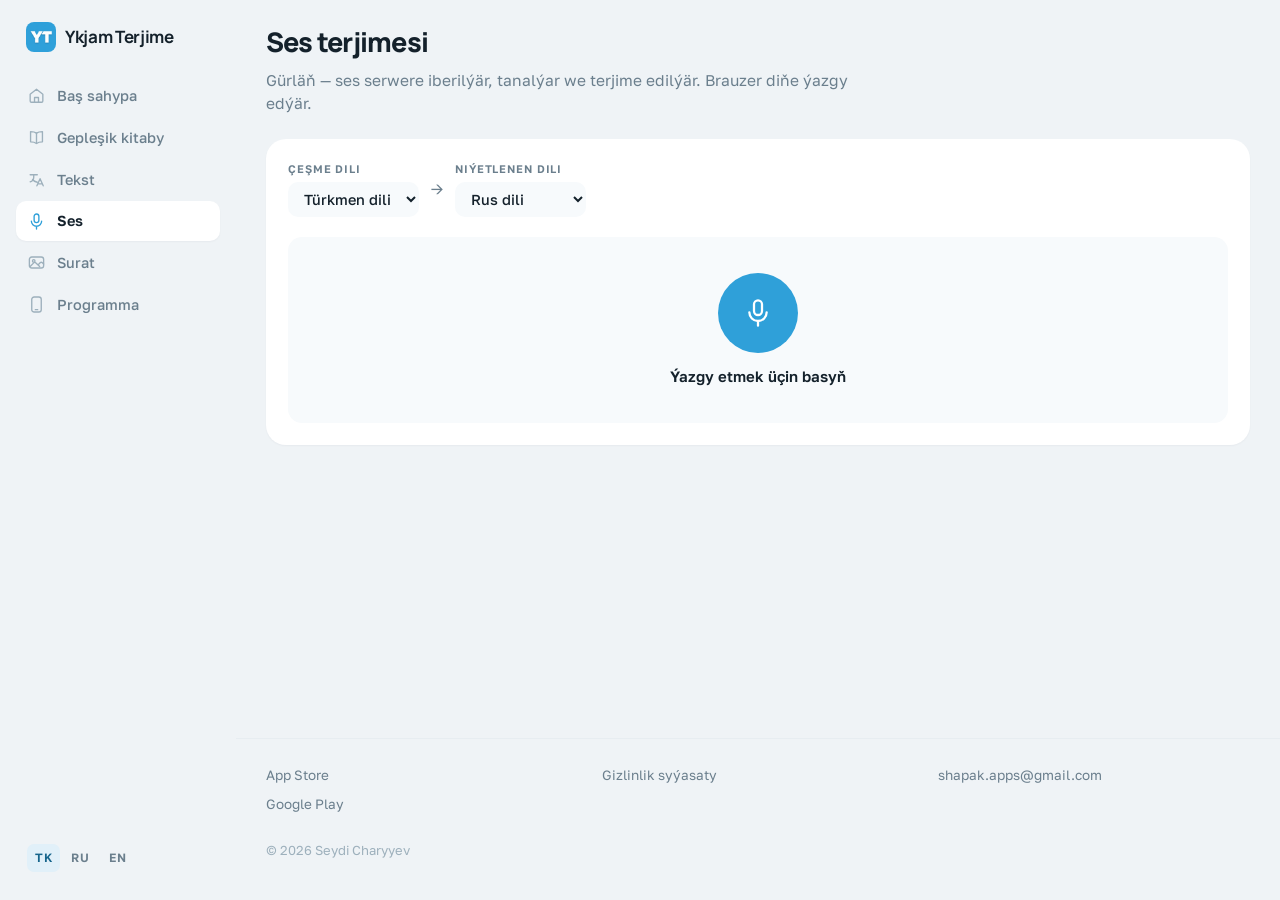
<file: ses/index.html>
<!DOCTYPE html><html lang="tk" class="h-full antialiased"><head><meta charSet="utf-8"/><meta name="viewport" content="width=device-width, initial-scale=1"/><link rel="preload" as="image" href="/icon.png"/><link rel="stylesheet" href="/_next/static/chunks/1-q8g4cfqzn8j.css" data-precedence="next"/><link rel="preload" as="script" fetchPriority="low" href="/_next/static/chunks/310vm2bl3xxpt.js"/><script src="/_next/static/chunks/1wnov70f88xjy.js" async=""></script><script src="/_next/static/chunks/39_j1bdzreq0m.js" async=""></script><script src="/_next/static/chunks/0c98xzjfks9hq.js" async=""></script><script src="/_next/static/chunks/turbopack-2u1d16houkiyo.js" async=""></script><script src="/_next/static/chunks/26w5p0i3fiwi9.js" async=""></script><script src="/_next/static/chunks/28rhjzv502-0g.js" async=""></script><script src="/_next/static/chunks/2_-ei_rtg5rse.js" async=""></script><link rel="preload" href="https://fonts.googleapis.com/css2?family=Golos+Text:wght@400;500;600;700&amp;family=Manrope:wght@600;700;800&amp;display=swap" as="style"/><meta name="theme-color" content="#2FA0D9"/><title>Ykjam Terjime</title><meta name="description" content="Ykjam Terjime — türkmen dili üçin terjimeçi: tekst, ses we surat. Türkmen harplary ä ç ž ň ö ş ü ý klawiaturasyz."/><meta name="robots" content="noindex, nofollow"/><meta property="og:title" content="Ykjam Terjime"/><meta property="og:description" content="Ykjam Terjime — türkmen dili üçin terjimeçi: tekst, ses we surat. Türkmen harplary ä ç ž ň ö ş ü ý klawiaturasyz."/><meta property="og:url" content="https://ykjam-terjime.github.io/"/><meta property="og:image" content="https://ykjam-terjime.github.io/og.png"/><meta property="og:image:width" content="1200"/><meta property="og:image:height" content="630"/><meta property="og:type" content="website"/><meta name="twitter:card" content="summary_large_image"/><meta name="twitter:title" content="Ykjam Terjime"/><meta name="twitter:description" content="Ykjam Terjime — türkmen dili üçin terjimeçi: tekst, ses we surat. Türkmen harplary ä ç ž ň ö ş ü ý klawiaturasyz."/><meta name="twitter:image" content="https://ykjam-terjime.github.io/og.png"/><link rel="icon" href="/favicon.ico?favicon.42km3syks_lcd.ico" sizes="48x48" type="image/x-icon"/><link rel="apple-touch-icon" href="/apple-icon.png?apple-icon.3_3x95x5w6pl6.png" sizes="180x180" type="image/png"/><link rel="preconnect" href="https://fonts.googleapis.com"/><link rel="preconnect" href="https://fonts.gstatic.com" crossorigin=""/><script src="/_next/static/chunks/0cz1d0mv5g_q7.js" noModule=""></script></head><body class="min-h-full bg-bg text-ink"><div hidden=""><!--$--><!--/$--></div><link rel="stylesheet" href="https://fonts.googleapis.com/css2?family=Golos+Text:wght@400;500;600;700&amp;family=Manrope:wght@600;700;800&amp;display=swap"/><a href="#content" class="sr-only focus:not-sr-only focus:absolute focus:top-3 focus:left-3 focus:z-50 focus:rounded-pill focus:bg-brand focus:px-4 focus:py-2 focus:text-[14px] focus:font-semibold focus:text-on-brand">Esasy mazmuna geç</a><div class="grid grid-cols-[minmax(0,1fr)] md:grid-cols-[236px_minmax(0,1fr)]"><aside class="flex flex-col px-4 pt-[22px] pb-7 md:sticky md:top-0 md:h-screen"><a class="mb-5 flex items-center gap-[9px] px-[10px] pb-1 no-underline" href="/"><img src="/icon.png" alt="" width="192" height="192" class="size-[30px] rounded-lg"/><span class="font-display text-[17px] font-bold tracking-[-0.02em] text-ink">Ykjam Terjime</span></a><nav class="flex gap-[3px] overflow-x-auto pb-1 md:flex-col md:gap-[2px] md:overflow-visible md:pb-0"><a class="flex flex-auto flex-col items-center justify-center gap-[3px] rounded-[10px] px-[2px] py-[7px] text-center text-[11px] leading-tight font-medium no-underline md:flex-none md:flex-row md:justify-start md:gap-[11px] md:px-[11px] md:py-[9px] md:text-left md:text-[14.5px] md:leading-normal md:whitespace-nowrap bg-card text-muted shadow-card md:bg-transparent md:shadow-none md:hover:bg-card [&amp;_svg]:text-faint" href="/"><svg class="size-[19px] shrink-0" viewBox="0 0 24 24" fill="none" stroke="currentColor" stroke-width="1.7" stroke-linecap="round" stroke-linejoin="round" aria-hidden="true"><path d="M4 10.5L12 4l8 6.5V19a1.5 1.5 0 0 1-1.5 1.5h-13A1.5 1.5 0 0 1 4 19z"></path><path d="M9.5 20.5v-6h5v6"></path></svg><span>Baş sahypa</span></a><a class="flex flex-auto flex-col items-center justify-center gap-[3px] rounded-[10px] px-[2px] py-[7px] text-center text-[11px] leading-tight font-medium no-underline md:flex-none md:flex-row md:justify-start md:gap-[11px] md:px-[11px] md:py-[9px] md:text-left md:text-[14.5px] md:leading-normal md:whitespace-nowrap bg-card text-muted shadow-card md:bg-transparent md:shadow-none md:hover:bg-card [&amp;_svg]:text-faint" href="/geplesik-kitaby/"><svg class="size-[19px] shrink-0" viewBox="0 0 24 24" fill="none" stroke="currentColor" stroke-width="1.7" stroke-linecap="round" stroke-linejoin="round" aria-hidden="true"><path d="M12 6.5C10.3 5.2 7.9 4.5 4.5 4.5v13c3.4 0 5.8.7 7.5 2 1.7-1.3 4.1-2 7.5-2v-13c-3.4 0-5.8.7-7.5 2z"></path><path d="M12 6.5v13"></path></svg><span>Gepleşik kitaby</span></a><a class="flex flex-auto flex-col items-center justify-center gap-[3px] rounded-[10px] px-[2px] py-[7px] text-center text-[11px] leading-tight font-medium no-underline md:flex-none md:flex-row md:justify-start md:gap-[11px] md:px-[11px] md:py-[9px] md:text-left md:text-[14.5px] md:leading-normal md:whitespace-nowrap bg-card text-muted shadow-card md:bg-transparent md:shadow-none md:hover:bg-card [&amp;_svg]:text-faint" href="/tekst/"><svg class="size-[19px] shrink-0" viewBox="0 0 24 24" fill="none" stroke="currentColor" stroke-width="1.7" stroke-linecap="round" stroke-linejoin="round" aria-hidden="true"><path d="M4 6h9M8.5 6v3c0 3-2 5-4.5 6"></path><path d="M7 12c1.5 2 3.5 3 6 3.5"></path><path d="M12.5 20l4-9 4 9M14 17.5h5"></path></svg><span>Tekst</span></a><a aria-current="page" class="flex flex-auto flex-col items-center justify-center gap-[3px] rounded-[10px] px-[2px] py-[7px] text-center text-[11px] leading-tight font-medium no-underline md:flex-none md:flex-row md:justify-start md:gap-[11px] md:px-[11px] md:py-[9px] md:text-left md:text-[14.5px] md:leading-normal md:whitespace-nowrap bg-card text-ink font-semibold shadow-card [&amp;_svg]:text-brand" href="/ses/"><svg class="size-[19px] shrink-0" viewBox="0 0 24 24" fill="none" stroke="currentColor" stroke-width="1.7" stroke-linecap="round" stroke-linejoin="round" aria-hidden="true"><rect x="9" y="2.5" width="6" height="11" rx="3"></rect><path d="M5.5 11.5a6.5 6.5 0 0 0 13 0M12 18v3.5"></path></svg><span>Ses</span></a><a class="flex flex-auto flex-col items-center justify-center gap-[3px] rounded-[10px] px-[2px] py-[7px] text-center text-[11px] leading-tight font-medium no-underline md:flex-none md:flex-row md:justify-start md:gap-[11px] md:px-[11px] md:py-[9px] md:text-left md:text-[14.5px] md:leading-normal md:whitespace-nowrap bg-card text-muted shadow-card md:bg-transparent md:shadow-none md:hover:bg-card [&amp;_svg]:text-faint" href="/surat/"><svg class="size-[19px] shrink-0" viewBox="0 0 24 24" fill="none" stroke="currentColor" stroke-width="1.7" stroke-linecap="round" stroke-linejoin="round" aria-hidden="true"><rect x="3" y="5" width="18" height="14" rx="3"></rect><circle cx="8.5" cy="10" r="1.6"></circle><path d="M4 17l4.5-4.5a2 2 0 0 1 2.8 0L16 17M15 14l1.6-1.6a2 2 0 0 1 2.8 0L21 14"></path></svg><span>Surat</span></a><a class="flex flex-auto flex-col items-center justify-center gap-[3px] rounded-[10px] px-[2px] py-[7px] text-center text-[11px] leading-tight font-medium no-underline md:flex-none md:flex-row md:justify-start md:gap-[11px] md:px-[11px] md:py-[9px] md:text-left md:text-[14.5px] md:leading-normal md:whitespace-nowrap bg-card text-muted shadow-card md:bg-transparent md:shadow-none md:hover:bg-card [&amp;_svg]:text-faint" href="/programma/"><svg class="size-[19px] shrink-0" viewBox="0 0 24 24" fill="none" stroke="currentColor" stroke-width="1.7" stroke-linecap="round" stroke-linejoin="round" aria-hidden="true"><rect x="6" y="2.5" width="12" height="19" rx="3"></rect><path d="M10.5 18.5h3"></path></svg><span>Programma</span></a></nav><div class="mt-3 px-[2px] md:mt-auto md:px-[11px] md:pt-[14px]"><div class="flex gap-[3px]" role="group" aria-label="Interface language"><button type="button" aria-pressed="true" class="cursor-pointer rounded-[7px] px-2 py-[5px] text-[12px] font-semibold tracking-[0.06em] bg-brand-soft text-brand-deep">TK</button><button type="button" aria-pressed="false" class="cursor-pointer rounded-[7px] px-2 py-[5px] text-[12px] font-semibold tracking-[0.06em] text-muted hover:bg-card hover:text-ink">RU</button><button type="button" aria-pressed="false" class="cursor-pointer rounded-[7px] px-2 py-[5px] text-[12px] font-semibold tracking-[0.06em] text-muted hover:bg-card hover:text-ink">EN</button></div></div></aside><div class="flex min-w-0 flex-col md:min-h-screen"><main id="content" class="flex-1 px-4 pt-4 pb-10 md:px-[30px] md:pt-[22px]"><section><h1 class="mb-[6px] font-display text-[27px] font-extrabold tracking-[-0.028em] text-ink">Ses terjimesi</h1><p class="mb-6 max-w-[60ch] text-[15.5px] text-muted">Gürläň — ses serwere iberilýär, tanalýar we terjime edilýär. Brauzer diňe ýazgy edýär.</p><div class="rounded-card bg-card p-[22px] shadow-card"><div class="mb-5 flex flex-wrap items-center gap-3"><label class="flex flex-col gap-1"><span class="text-[11px] font-semibold tracking-[0.08em] text-muted uppercase">Çeşme dili</span><select class="cursor-pointer rounded-pill bg-card-2 px-3 py-2 text-[14.5px] font-medium text-ink"><option value="tk" selected="">Türkmen dili</option><option value="ru" disabled="">Rus dili</option><option value="en">Iňlis dili</option><option value="zh">Hytaý dili</option><option value="tr">Türk dili</option></select></label><span class="text-muted">→</span><label class="flex flex-col gap-1"><span class="text-[11px] font-semibold tracking-[0.08em] text-muted uppercase">Niýetlenen dili</span><select class="cursor-pointer rounded-pill bg-card-2 px-3 py-2 text-[14.5px] font-medium text-ink"><option value="tk" disabled="">Türkmen dili</option><option value="ru" selected="">Rus dili</option><option value="en">Iňlis dili</option><option value="zh">Hytaý dili</option><option value="tr">Türk dili</option></select></label></div><div class="flex flex-col items-center gap-4 rounded-box bg-card-2 px-5 py-9"><button type="button" class="flex cursor-pointer flex-col items-center gap-3"><span class="grid size-20 place-items-center rounded-full bg-brand text-on-brand"><svg class="size-8" viewBox="0 0 24 24" fill="none" stroke="currentColor" stroke-width="1.7" stroke-linecap="round" stroke-linejoin="round" aria-hidden="true"><rect x="9" y="2.5" width="6" height="11" rx="3"></rect><path d="M5.5 11.5a6.5 6.5 0 0 0 13 0M12 18v3.5"></path></svg></span><span class="text-[15px] font-semibold text-ink">Ýazgy etmek üçin basyň</span></button></div></div></section><!--$--><!--/$--></main><footer class="mt-auto grid grid-cols-2 gap-x-6 gap-y-3 border-t border-line px-4 pt-[26px] pb-10 md:grid-cols-3 md:px-[30px]"><div class="flex flex-col gap-[9px]"><a class="text-[13.5px] text-muted no-underline hover:text-brand-deep" href="https://apps.apple.com/app/ykjam-terjime/id6758071845">App Store</a><a class="text-[13.5px] text-muted no-underline hover:text-brand-deep" href="https://play.google.com/store/apps/details?id=com.shapak.translator">Google Play</a></div><div class="flex flex-col gap-[9px]"><a class="text-[13.5px] text-muted no-underline hover:text-brand-deep" href="/privacy-policy.html">Gizlinlik syýasaty</a></div><div class="flex flex-col gap-[9px]"><a class="text-[13.5px] text-muted no-underline hover:text-brand-deep" href="mailto:shapak.apps@gmail.com">shapak.apps@gmail.com</a></div><span class="col-span-full mt-[14px] text-[13px] text-faint">© 2026 Seydi Charyyev</span></footer></div></div><script id="_R_">(globalThis["TURBOPACK"] || (globalThis["TURBOPACK"] = [])).push({"otherChunks":["static/chunks/310vm2bl3xxpt.js","static/chunks/1wnov70f88xjy.js","static/chunks/39_j1bdzreq0m.js","static/chunks/0c98xzjfks9hq.js"],"runtimeModuleIds":[94553]});</script><script src="/_next/static/chunks/310vm2bl3xxpt.js" async=""></script><script>(self.__next_f=self.__next_f||[]).push([0])</script><script>self.__next_f.push([1,"1:\"$Sreact.fragment\"\n2:\"/_next/static/chunks/26w5p0i3fiwi9.js\"\n3:I[96923,[\"$2\"],\"UiProvider\"]\n4:I[14508,[\"$2\"],\"SkipLink\"]\n5:I[87771,[\"$2\"],\"Sidebar\"]\n6:I[39756,[\"$2\"],\"default\"]\n7:I[37457,[\"$2\"],\"default\"]\n8:\"/_next/static/chunks/28rhjzv502-0g.js\"\n9:I[36768,[\"$2\",\"$8\"],\"default\"]\na:I[56691,[\"$2\"],\"Footer\"]\ne:I[47257,[\"$2\"],\"ClientPageRoot\"]\nf:\"/_next/static/chunks/2_-ei_rtg5rse.js\"\n10:I[27224,[\"$2\",\"$f\"],\"default\"]\n13:I[97367,[\"$2\"],\"OutletBoundary\"]\n14:\"$Sreact.suspense\"\n16:\"ViewportBoundary\"\n17:I[97367,[\"$2\"],\"$16\"]\n19:\"MetadataBoundary\"\n1a:I[97367,[\"$2\"],\"$19\"]\n1c:I[68027,[\"$2\"],\"default\",1]\n:HL[\"/_next/static/chunks/1-q8g4cfqzn8j.css\",\"style\"]\n:HL[\"https://fonts.googleapis.com/css2?family=Golos+Text:wght@400;500;600;700\u0026family=Manrope:wght@600;700;800\u0026display=swap\",\"style\"]\nc:X\nd:[[\"children\",{\"s\":\"__PAGE__\",\"h\":512,\"d\":{\"r\":[\"$\",\"$1\",\"c\",{\"children\":[[\"$\",\"$Le\",null,{\"Component\":\"$10\",\"serverProvidedParams\":{\"searchParams\":{},\"params\":{},\"promises\":[\"$@11\",\"$@12\"]}}],[[\"$\",\"script\",\"script-0\",{\"src\":\"/_next/static/chunks/2_-ei_rtg5rse.js\",\"async\":true,\"nonce\":\"$undefined\"}]],[\"$\",\"$L13\",null,{\"children\":[\"$\",\"$14\",null,{\"name\":\"Next.MetadataOutlet\",\"children\":\"$@15\"}]}]]}],\"p\":false,\"v\":null}}]]\nb:[[\"children\",{\"s\":\"ses\",\"h\":512,\"d\":{\"r\":[\"$\",\"$1\",\"c\",{\"children\":[null,[\"$\",\"$L6\",null,{\"parallelRouterKey\":\"children\",\"error\":\"$undefined\",\"errorStyles\":\"$undefined\",\"errorScripts\":\"$undefined\",\"template\":[\"$\",\"$L7\",null,{}],\"templateStyles\":\"$undefined\",\"templateScripts\":\"$undefined\",\"notFound\":\"$undefined\",\"forbidden\":\"$undefined\",\"unauthorized\":\"$undefined\"}]]}],\"p\":false,\"v\":\"$c\"},\"c\":\"$Qd\"}]]\n0:{\"P\":null,\"c\":[\"\",\"ses\",\"\"],\"q\":\"\",\"i\":false,\"t\":{\"t\":{\"s\":\"\",\"h\":528,\"d\":{\"r\":[\"$\",\"$1\",\"c\",{\"children\":[[[\"$\",\"link\",\"0\",{\"rel\":\"stylesheet\",\"href\":\"/_next/static/chunks/1-q8g4cfqzn8j.css\",\"precedence\":\"next\",\"crossOrigin\":\"$undefined\",\"nonce\":\"$undefined\"}],[\"$\",\"script\",\"script-0\",{\"src\":\"/_next/static/chunks/26w5p0i3fiwi9.js\",\"async\":true,\"nonce\":\"$undefined\"}]],[\"$\",\"html\",null,{\"lang\":\"tk\",\"className\":\"h-full antialiased\",\"children\":[[\"$\",\"link\",null,{\"rel\":\"preconnect\",\"href\":\"https://fonts.googleapis.com\"}],[\"$\",\"link\",null,{\"rel\":\"preconnect\",\"href\":\"https://fonts.gstatic.com\",\"crossOrigin\":\"\"}],[\"$\",\"link\",null,{\"rel\":\"stylesheet\",\"href\":\"https://fonts.googleapis.com/css2?family=Golos+Text:wght@400;500;600;700\u0026family=Manrope:wght@600;700;800\u0026display=swap\"}],[\"$\",\"body\",null,{\"className\":\"min-h-full bg-bg text-ink\",\"children\":[\"$\",\"$L3\",null,{\"children\":[[\"$\",\"$L4\",null,{}],[\"$\",\"div\",null,{\"className\":\"grid grid-cols-[minmax(0,1fr)] md:grid-cols-[236px_minmax(0,1fr)]\",\"children\":[[\"$\",\"$L5\",null,{}],[\"$\",\"div\",null,{\"className\":\"flex min-w-0 flex-col md:min-h-screen\",\"children\":[[\"$\",\"main\",null,{\"id\":\"content\",\"className\":\"flex-1 px-4 pt-4 pb-10 md:px-[30px] md:pt-[22px]\",\"children\":[\"$\",\"$L6\",null,{\"parallelRouterKey\":\"children\",\"error\":\"$undefined\",\"errorStyles\":\"$undefined\",\"errorScripts\":\"$undefined\",\"template\":[\"$\",\"$L7\",null,{}],\"templateStyles\":\"$undefined\",\"templateScripts\":\"$undefined\",\"notFound\":[[\"$\",\"$L9\",null,{}],[]],\"forbidden\":\"$undefined\",\"unauthorized\":\"$undefined\"}]}],[\"$\",\"$La\",null,{}]]}]]}]]}]}]]}]]}],\"p\":false,\"v\":null},\"c\":\"$Qb\"},\"h\":{\"r\":[\"$\",\"$1\",\"h\",{\"children\":[null,[\"$\",\"$L17\",null,{\"children\":\"$L18\"}],[\"$\",\"$L1a\",null,{\"children\":[[\"$\",\"div\",null,{\"hidden\":true,\"children\":[\"$\",\"$14\",null,{\"name\":\"Next.Metadata\",\"children\":\"$L1b\"}]}],null]}],null]}],\"p\":false,\"v\":null}},\"m\":\"$undefined\",\"G\":[\"$1c\",[[\"$\",\"link\",\"0\",{\"rel\":\"stylesheet\",\"href\":\"/_next/static/chunks/1-q8g4cfqzn8j.css\",\"precedence\":\"next\",\"crossOrigin\":\"$undefined\",\"nonce\":\"$undefined\"}]]],\"S\":true,\"r\":\"$undefined\",\"s\":\"$undefined\",\"a\":\"$undefined\",\"l\":\"$undefined\",\"p\":\"$undefined\",\"d\":\"$undefined\",\"b\":\"GVlTnF2nmKoT1v6a9K-7W\"}\nc:C\n11:{}\n12:\"$d:0:1:d:r:props:children:0:props:serverProvidedParams:params\"\n18:[[\"$\",\"meta\",\"0\",{\"charSet\":\"utf-8\"}],[\"$\",\"meta\",\"1\",{\"name\":\"viewport\",\"content\":\"width=device-width, initial-scale=1\"}],[\"$\",\"meta\",\"2\",{\"name\":\"theme-color\",\"content\":\"#2FA0D9\"}]]\n1d:I[27201,[\"$2\"],\"IconMark\"]\n15:null\n1b:[[\"$\",\"title\",\"0\",{\"children\":\"Ykjam Terjime\"}],[\"$\",\"meta\",\"1\",{\"name\":\"description\",\"content\":\"Ykjam Terjime — türkmen dili üçin terjimeçi: tekst, ses we surat. Türkmen harplary ä ç ž ň ö ş ü ý klawiaturasyz.\"}],[\"$\",\"meta\",\"2\",{\"name\":\"robots\",\"content\":\"noindex, nofollow\"}],[\"$\",\"meta\",\"3\",{\"property\":\"og:title\",\"content\":\"Ykjam Terjime\"}],[\"$\",\"meta\",\"4\",{\"property\":\"og:description\",\"content\":\"Ykjam Terjime — türkmen dili üçin terjimeçi: tekst, ses we surat. Türkmen harplary ä ç ž ň ö ş ü ý klawiaturasyz.\"}],[\"$\",\"meta\",\"5\",{\"property\":\"og:url\",\"content\":\"https://ykjam-terjime.github.io/\"}],[\"$\",\"meta\",\"6\",{\"property\":\"og:image\",\"content\":\"https://ykjam-terjime.github.io/og.png\"}],[\"$\",\"meta\",\"7\",{\"property\":\"og:image:width\",\"content\":\"1200\"}],[\"$\",\"meta\",\"8\",{\"property\":\"og:image:height\",\"content\":\"630\"}],[\"$\",\"meta\",\"9\",{\"property\":\"og:type\",\"content\":\"website\"}],[\"$\",\"meta\",\"10\",{\"name\":\"twitter:card\",\"content\":\"summary_large_image\"}],[\"$\",\"meta\",\"11\",{\"name\":\"twitter:title\",\"content\":\"Ykjam Terjime\"}],[\"$\",\"meta\",\"12\",{\"name\":\"twitter:description\",\"content\":\"Ykjam Terjime — türkmen dili üçin terjimeçi: tekst, ses we surat. Türkmen harplary ä ç ž ň ö ş ü ý klawiaturasyz.\"}],[\"$\",\"meta\",\"13\",{\"name\":\"twitter:image\",\"content\":\"https://ykjam-terjime.github.io/og.png\"}],[\"$\",\"link\",\"14\",{\"rel\":\"icon\",\"href\":\"/favicon.ico?favicon.42km3syks_lcd.ico\",\"sizes\":\"48x48\",\"type\":\"image/x-icon\"}],[\"$\",\"link\",\"15\",{\"rel\":\"apple-touch-icon\",\"href\":\"/apple-icon.png?apple-icon.3_3x95x5w6pl6.png\",\"sizes\":\"180x180\",\"type\":\"image/png\"}],[\"$\",\"$L1d\",\"16\",{}]]\n"])</script></body></html>
</file>
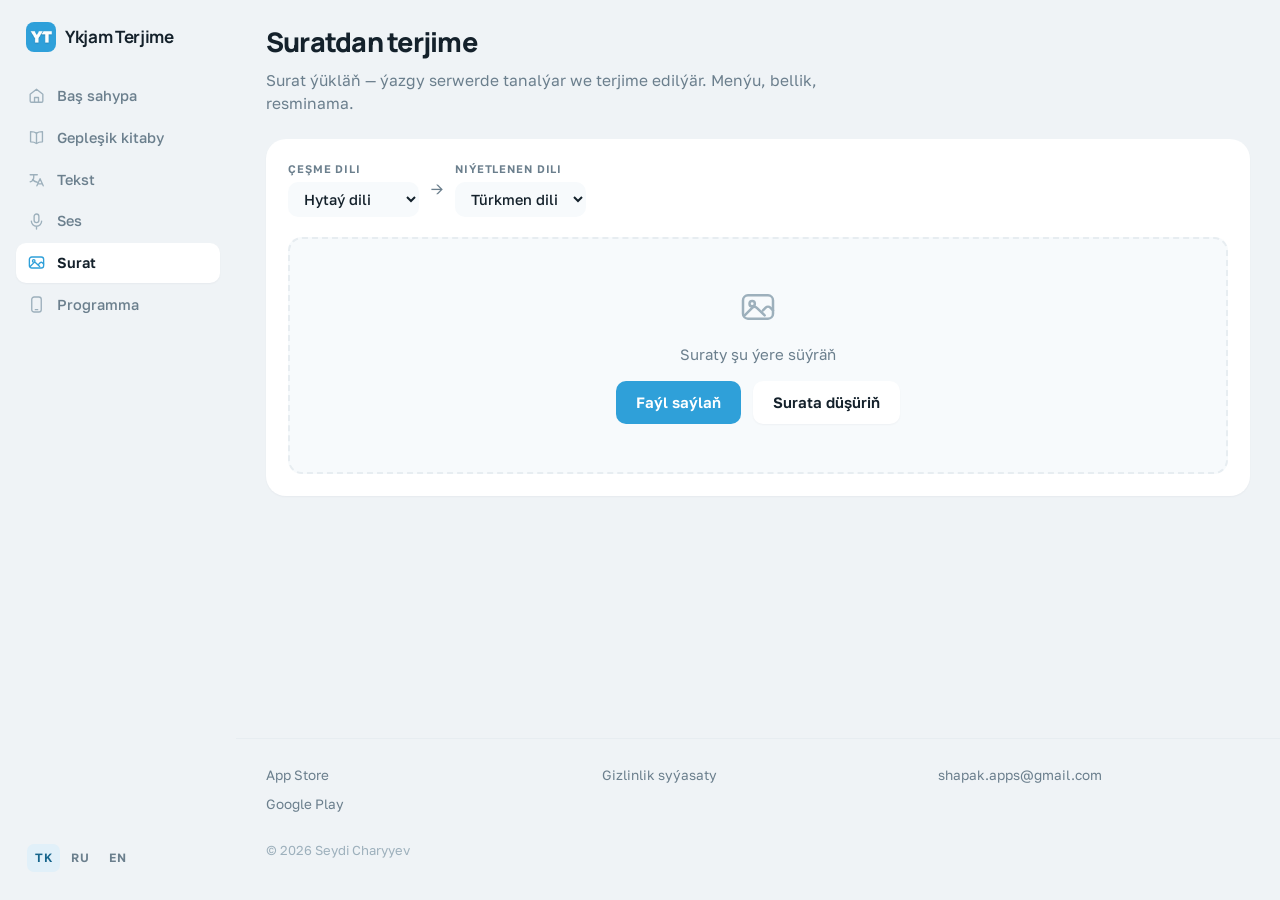
<file: surat/index.html>
<!DOCTYPE html><html lang="tk" class="h-full antialiased"><head><meta charSet="utf-8"/><meta name="viewport" content="width=device-width, initial-scale=1"/><link rel="preload" as="image" href="/icon.png"/><link rel="stylesheet" href="/_next/static/chunks/1-q8g4cfqzn8j.css" data-precedence="next"/><link rel="preload" as="script" fetchPriority="low" href="/_next/static/chunks/310vm2bl3xxpt.js"/><script src="/_next/static/chunks/1wnov70f88xjy.js" async=""></script><script src="/_next/static/chunks/39_j1bdzreq0m.js" async=""></script><script src="/_next/static/chunks/0c98xzjfks9hq.js" async=""></script><script src="/_next/static/chunks/turbopack-2u1d16houkiyo.js" async=""></script><script src="/_next/static/chunks/26w5p0i3fiwi9.js" async=""></script><script src="/_next/static/chunks/28rhjzv502-0g.js" async=""></script><script src="/_next/static/chunks/3xcncyv2p6kpx.js" async=""></script><link rel="preload" href="https://fonts.googleapis.com/css2?family=Golos+Text:wght@400;500;600;700&amp;family=Manrope:wght@600;700;800&amp;display=swap" as="style"/><meta name="theme-color" content="#2FA0D9"/><title>Ykjam Terjime</title><meta name="description" content="Ykjam Terjime — türkmen dili üçin terjimeçi: tekst, ses we surat. Türkmen harplary ä ç ž ň ö ş ü ý klawiaturasyz."/><meta name="robots" content="noindex, nofollow"/><meta property="og:title" content="Ykjam Terjime"/><meta property="og:description" content="Ykjam Terjime — türkmen dili üçin terjimeçi: tekst, ses we surat. Türkmen harplary ä ç ž ň ö ş ü ý klawiaturasyz."/><meta property="og:url" content="https://ykjam-terjime.github.io/"/><meta property="og:image" content="https://ykjam-terjime.github.io/og.png"/><meta property="og:image:width" content="1200"/><meta property="og:image:height" content="630"/><meta property="og:type" content="website"/><meta name="twitter:card" content="summary_large_image"/><meta name="twitter:title" content="Ykjam Terjime"/><meta name="twitter:description" content="Ykjam Terjime — türkmen dili üçin terjimeçi: tekst, ses we surat. Türkmen harplary ä ç ž ň ö ş ü ý klawiaturasyz."/><meta name="twitter:image" content="https://ykjam-terjime.github.io/og.png"/><link rel="icon" href="/favicon.ico?favicon.42km3syks_lcd.ico" sizes="48x48" type="image/x-icon"/><link rel="apple-touch-icon" href="/apple-icon.png?apple-icon.3_3x95x5w6pl6.png" sizes="180x180" type="image/png"/><link rel="preconnect" href="https://fonts.googleapis.com"/><link rel="preconnect" href="https://fonts.gstatic.com" crossorigin=""/><script src="/_next/static/chunks/0cz1d0mv5g_q7.js" noModule=""></script></head><body class="min-h-full bg-bg text-ink"><div hidden=""><!--$--><!--/$--></div><link rel="stylesheet" href="https://fonts.googleapis.com/css2?family=Golos+Text:wght@400;500;600;700&amp;family=Manrope:wght@600;700;800&amp;display=swap"/><a href="#content" class="sr-only focus:not-sr-only focus:absolute focus:top-3 focus:left-3 focus:z-50 focus:rounded-pill focus:bg-brand focus:px-4 focus:py-2 focus:text-[14px] focus:font-semibold focus:text-on-brand">Esasy mazmuna geç</a><div class="grid grid-cols-[minmax(0,1fr)] md:grid-cols-[236px_minmax(0,1fr)]"><aside class="flex flex-col px-4 pt-[22px] pb-7 md:sticky md:top-0 md:h-screen"><a class="mb-5 flex items-center gap-[9px] px-[10px] pb-1 no-underline" href="/"><img src="/icon.png" alt="" width="192" height="192" class="size-[30px] rounded-lg"/><span class="font-display text-[17px] font-bold tracking-[-0.02em] text-ink">Ykjam Terjime</span></a><nav class="flex gap-[3px] overflow-x-auto pb-1 md:flex-col md:gap-[2px] md:overflow-visible md:pb-0"><a class="flex flex-auto flex-col items-center justify-center gap-[3px] rounded-[10px] px-[2px] py-[7px] text-center text-[11px] leading-tight font-medium no-underline md:flex-none md:flex-row md:justify-start md:gap-[11px] md:px-[11px] md:py-[9px] md:text-left md:text-[14.5px] md:leading-normal md:whitespace-nowrap bg-card text-muted shadow-card md:bg-transparent md:shadow-none md:hover:bg-card [&amp;_svg]:text-faint" href="/"><svg class="size-[19px] shrink-0" viewBox="0 0 24 24" fill="none" stroke="currentColor" stroke-width="1.7" stroke-linecap="round" stroke-linejoin="round" aria-hidden="true"><path d="M4 10.5L12 4l8 6.5V19a1.5 1.5 0 0 1-1.5 1.5h-13A1.5 1.5 0 0 1 4 19z"></path><path d="M9.5 20.5v-6h5v6"></path></svg><span>Baş sahypa</span></a><a class="flex flex-auto flex-col items-center justify-center gap-[3px] rounded-[10px] px-[2px] py-[7px] text-center text-[11px] leading-tight font-medium no-underline md:flex-none md:flex-row md:justify-start md:gap-[11px] md:px-[11px] md:py-[9px] md:text-left md:text-[14.5px] md:leading-normal md:whitespace-nowrap bg-card text-muted shadow-card md:bg-transparent md:shadow-none md:hover:bg-card [&amp;_svg]:text-faint" href="/geplesik-kitaby/"><svg class="size-[19px] shrink-0" viewBox="0 0 24 24" fill="none" stroke="currentColor" stroke-width="1.7" stroke-linecap="round" stroke-linejoin="round" aria-hidden="true"><path d="M12 6.5C10.3 5.2 7.9 4.5 4.5 4.5v13c3.4 0 5.8.7 7.5 2 1.7-1.3 4.1-2 7.5-2v-13c-3.4 0-5.8.7-7.5 2z"></path><path d="M12 6.5v13"></path></svg><span>Gepleşik kitaby</span></a><a class="flex flex-auto flex-col items-center justify-center gap-[3px] rounded-[10px] px-[2px] py-[7px] text-center text-[11px] leading-tight font-medium no-underline md:flex-none md:flex-row md:justify-start md:gap-[11px] md:px-[11px] md:py-[9px] md:text-left md:text-[14.5px] md:leading-normal md:whitespace-nowrap bg-card text-muted shadow-card md:bg-transparent md:shadow-none md:hover:bg-card [&amp;_svg]:text-faint" href="/tekst/"><svg class="size-[19px] shrink-0" viewBox="0 0 24 24" fill="none" stroke="currentColor" stroke-width="1.7" stroke-linecap="round" stroke-linejoin="round" aria-hidden="true"><path d="M4 6h9M8.5 6v3c0 3-2 5-4.5 6"></path><path d="M7 12c1.5 2 3.5 3 6 3.5"></path><path d="M12.5 20l4-9 4 9M14 17.5h5"></path></svg><span>Tekst</span></a><a class="flex flex-auto flex-col items-center justify-center gap-[3px] rounded-[10px] px-[2px] py-[7px] text-center text-[11px] leading-tight font-medium no-underline md:flex-none md:flex-row md:justify-start md:gap-[11px] md:px-[11px] md:py-[9px] md:text-left md:text-[14.5px] md:leading-normal md:whitespace-nowrap bg-card text-muted shadow-card md:bg-transparent md:shadow-none md:hover:bg-card [&amp;_svg]:text-faint" href="/ses/"><svg class="size-[19px] shrink-0" viewBox="0 0 24 24" fill="none" stroke="currentColor" stroke-width="1.7" stroke-linecap="round" stroke-linejoin="round" aria-hidden="true"><rect x="9" y="2.5" width="6" height="11" rx="3"></rect><path d="M5.5 11.5a6.5 6.5 0 0 0 13 0M12 18v3.5"></path></svg><span>Ses</span></a><a aria-current="page" class="flex flex-auto flex-col items-center justify-center gap-[3px] rounded-[10px] px-[2px] py-[7px] text-center text-[11px] leading-tight font-medium no-underline md:flex-none md:flex-row md:justify-start md:gap-[11px] md:px-[11px] md:py-[9px] md:text-left md:text-[14.5px] md:leading-normal md:whitespace-nowrap bg-card text-ink font-semibold shadow-card [&amp;_svg]:text-brand" href="/surat/"><svg class="size-[19px] shrink-0" viewBox="0 0 24 24" fill="none" stroke="currentColor" stroke-width="1.7" stroke-linecap="round" stroke-linejoin="round" aria-hidden="true"><rect x="3" y="5" width="18" height="14" rx="3"></rect><circle cx="8.5" cy="10" r="1.6"></circle><path d="M4 17l4.5-4.5a2 2 0 0 1 2.8 0L16 17M15 14l1.6-1.6a2 2 0 0 1 2.8 0L21 14"></path></svg><span>Surat</span></a><a class="flex flex-auto flex-col items-center justify-center gap-[3px] rounded-[10px] px-[2px] py-[7px] text-center text-[11px] leading-tight font-medium no-underline md:flex-none md:flex-row md:justify-start md:gap-[11px] md:px-[11px] md:py-[9px] md:text-left md:text-[14.5px] md:leading-normal md:whitespace-nowrap bg-card text-muted shadow-card md:bg-transparent md:shadow-none md:hover:bg-card [&amp;_svg]:text-faint" href="/programma/"><svg class="size-[19px] shrink-0" viewBox="0 0 24 24" fill="none" stroke="currentColor" stroke-width="1.7" stroke-linecap="round" stroke-linejoin="round" aria-hidden="true"><rect x="6" y="2.5" width="12" height="19" rx="3"></rect><path d="M10.5 18.5h3"></path></svg><span>Programma</span></a></nav><div class="mt-3 px-[2px] md:mt-auto md:px-[11px] md:pt-[14px]"><div class="flex gap-[3px]" role="group" aria-label="Interface language"><button type="button" aria-pressed="true" class="cursor-pointer rounded-[7px] px-2 py-[5px] text-[12px] font-semibold tracking-[0.06em] bg-brand-soft text-brand-deep">TK</button><button type="button" aria-pressed="false" class="cursor-pointer rounded-[7px] px-2 py-[5px] text-[12px] font-semibold tracking-[0.06em] text-muted hover:bg-card hover:text-ink">RU</button><button type="button" aria-pressed="false" class="cursor-pointer rounded-[7px] px-2 py-[5px] text-[12px] font-semibold tracking-[0.06em] text-muted hover:bg-card hover:text-ink">EN</button></div></div></aside><div class="flex min-w-0 flex-col md:min-h-screen"><main id="content" class="flex-1 px-4 pt-4 pb-10 md:px-[30px] md:pt-[22px]"><section><h1 class="mb-[6px] font-display text-[27px] font-extrabold tracking-[-0.028em] text-ink">Suratdan terjime</h1><p class="mb-6 max-w-[60ch] text-[15.5px] text-muted">Surat ýükläň — ýazgy serwerde tanalýar we terjime edilýär. Menýu, bellik, resminama.</p><div class="rounded-card bg-card p-[22px] shadow-card"><div class="mb-5 flex flex-wrap items-center gap-3"><label class="flex flex-col gap-1"><span class="text-[11px] font-semibold tracking-[0.08em] text-muted uppercase">Çeşme dili</span><select class="cursor-pointer rounded-pill bg-card-2 px-3 py-2 text-[14.5px] font-medium text-ink"><option value="tk" disabled="">Türkmen dili</option><option value="ru">Rus dili</option><option value="en">Iňlis dili</option><option value="zh" selected="">Hytaý dili</option><option value="tr">Türk dili</option></select></label><span class="text-muted">→</span><label class="flex flex-col gap-1"><span class="text-[11px] font-semibold tracking-[0.08em] text-muted uppercase">Niýetlenen dili</span><select class="cursor-pointer rounded-pill bg-card-2 px-3 py-2 text-[14.5px] font-medium text-ink"><option value="tk" selected="">Türkmen dili</option><option value="ru">Rus dili</option><option value="en">Iňlis dili</option><option value="zh" disabled="">Hytaý dili</option><option value="tr">Türk dili</option></select></label></div><div class="flex flex-col items-center gap-4 rounded-box border-2 border-dashed px-5 py-12 text-center border-line bg-card-2"><svg class="size-10 text-faint" viewBox="0 0 24 24" fill="none" stroke="currentColor" stroke-width="1.5" stroke-linecap="round" stroke-linejoin="round" aria-hidden="true"><rect x="3" y="5" width="18" height="14" rx="3"></rect><circle cx="8.5" cy="10" r="1.6"></circle><path d="M4 17l4.5-4.5a2 2 0 0 1 2.8 0L16 17M15 14l1.6-1.6a2 2 0 0 1 2.8 0L21 14"></path></svg><span class="text-[15px] text-muted">Suraty şu ýere süýräň</span><div class="flex flex-wrap justify-center gap-3"><button type="button" class="cursor-pointer rounded-pill bg-brand px-5 py-[10px] text-[15px] font-semibold text-on-brand">Faýl saýlaň</button><button type="button" class="cursor-pointer rounded-pill bg-card px-5 py-[10px] text-[15px] font-semibold text-ink shadow-card">Surata düşüriň</button></div><input type="file" accept="image/jpeg,image/png,image/webp" class="hidden"/><input type="file" accept="image/*" capture="environment" class="hidden"/></div></div></section><!--$--><!--/$--></main><footer class="mt-auto grid grid-cols-2 gap-x-6 gap-y-3 border-t border-line px-4 pt-[26px] pb-10 md:grid-cols-3 md:px-[30px]"><div class="flex flex-col gap-[9px]"><a class="text-[13.5px] text-muted no-underline hover:text-brand-deep" href="https://apps.apple.com/app/ykjam-terjime/id6758071845">App Store</a><a class="text-[13.5px] text-muted no-underline hover:text-brand-deep" href="https://play.google.com/store/apps/details?id=com.shapak.translator">Google Play</a></div><div class="flex flex-col gap-[9px]"><a class="text-[13.5px] text-muted no-underline hover:text-brand-deep" href="/privacy-policy.html">Gizlinlik syýasaty</a></div><div class="flex flex-col gap-[9px]"><a class="text-[13.5px] text-muted no-underline hover:text-brand-deep" href="mailto:shapak.apps@gmail.com">shapak.apps@gmail.com</a></div><span class="col-span-full mt-[14px] text-[13px] text-faint">© 2026 Seydi Charyyev</span></footer></div></div><script id="_R_">(globalThis["TURBOPACK"] || (globalThis["TURBOPACK"] = [])).push({"otherChunks":["static/chunks/310vm2bl3xxpt.js","static/chunks/1wnov70f88xjy.js","static/chunks/39_j1bdzreq0m.js","static/chunks/0c98xzjfks9hq.js"],"runtimeModuleIds":[94553]});</script><script src="/_next/static/chunks/310vm2bl3xxpt.js" async=""></script><script>(self.__next_f=self.__next_f||[]).push([0])</script><script>self.__next_f.push([1,"1:\"$Sreact.fragment\"\n2:\"/_next/static/chunks/26w5p0i3fiwi9.js\"\n3:I[96923,[\"$2\"],\"UiProvider\"]\n4:I[14508,[\"$2\"],\"SkipLink\"]\n5:I[87771,[\"$2\"],\"Sidebar\"]\n6:I[39756,[\"$2\"],\"default\"]\n7:I[37457,[\"$2\"],\"default\"]\n8:\"/_next/static/chunks/28rhjzv502-0g.js\"\n9:I[36768,[\"$2\",\"$8\"],\"default\"]\na:I[56691,[\"$2\"],\"Footer\"]\ne:I[47257,[\"$2\"],\"ClientPageRoot\"]\nf:\"/_next/static/chunks/3xcncyv2p6kpx.js\"\n10:I[18160,[\"$2\",\"$f\"],\"default\"]\n13:I[97367,[\"$2\"],\"OutletBoundary\"]\n14:\"$Sreact.suspense\"\n16:\"ViewportBoundary\"\n17:I[97367,[\"$2\"],\"$16\"]\n19:\"MetadataBoundary\"\n1a:I[97367,[\"$2\"],\"$19\"]\n1c:I[68027,[\"$2\"],\"default\",1]\n:HL[\"/_next/static/chunks/1-q8g4cfqzn8j.css\",\"style\"]\n:HL[\"https://fonts.googleapis.com/css2?family=Golos+Text:wght@400;500;600;700\u0026family=Manrope:wght@600;700;800\u0026display=swap\",\"style\"]\nc:X\nd:[[\"children\",{\"s\":\"__PAGE__\",\"h\":512,\"d\":{\"r\":[\"$\",\"$1\",\"c\",{\"children\":[[\"$\",\"$Le\",null,{\"Component\":\"$10\",\"serverProvidedParams\":{\"searchParams\":{},\"params\":{},\"promises\":[\"$@11\",\"$@12\"]}}],[[\"$\",\"script\",\"script-0\",{\"src\":\"/_next/static/chunks/3xcncyv2p6kpx.js\",\"async\":true,\"nonce\":\"$undefined\"}]],[\"$\",\"$L13\",null,{\"children\":[\"$\",\"$14\",null,{\"name\":\"Next.MetadataOutlet\",\"children\":\"$@15\"}]}]]}],\"p\":false,\"v\":null}}]]\nb:[[\"children\",{\"s\":\"surat\",\"h\":512,\"d\":{\"r\":[\"$\",\"$1\",\"c\",{\"children\":[null,[\"$\",\"$L6\",null,{\"parallelRouterKey\":\"children\",\"error\":\"$undefined\",\"errorStyles\":\"$undefined\",\"errorScripts\":\"$undefined\",\"template\":[\"$\",\"$L7\",null,{}],\"templateStyles\":\"$undefined\",\"templateScripts\":\"$undefined\",\"notFound\":\"$undefined\",\"forbidden\":\"$undefined\",\"unauthorized\":\"$undefined\"}]]}],\"p\":false,\"v\":\"$c\"},\"c\":\"$Qd\"}]]\n0:{\"P\":null,\"c\":[\"\",\"surat\",\"\"],\"q\":\"\",\"i\":false,\"t\":{\"t\":{\"s\":\"\",\"h\":528,\"d\":{\"r\":[\"$\",\"$1\",\"c\",{\"children\":[[[\"$\",\"link\",\"0\",{\"rel\":\"stylesheet\",\"href\":\"/_next/static/chunks/1-q8g4cfqzn8j.css\",\"precedence\":\"next\",\"crossOrigin\":\"$undefined\",\"nonce\":\"$undefined\"}],[\"$\",\"script\",\"script-0\",{\"src\":\"/_next/static/chunks/26w5p0i3fiwi9.js\",\"async\":true,\"nonce\":\"$undefined\"}]],[\"$\",\"html\",null,{\"lang\":\"tk\",\"className\":\"h-full antialiased\",\"children\":[[\"$\",\"link\",null,{\"rel\":\"preconnect\",\"href\":\"https://fonts.googleapis.com\"}],[\"$\",\"link\",null,{\"rel\":\"preconnect\",\"href\":\"https://fonts.gstatic.com\",\"crossOrigin\":\"\"}],[\"$\",\"link\",null,{\"rel\":\"stylesheet\",\"href\":\"https://fonts.googleapis.com/css2?family=Golos+Text:wght@400;500;600;700\u0026family=Manrope:wght@600;700;800\u0026display=swap\"}],[\"$\",\"body\",null,{\"className\":\"min-h-full bg-bg text-ink\",\"children\":[\"$\",\"$L3\",null,{\"children\":[[\"$\",\"$L4\",null,{}],[\"$\",\"div\",null,{\"className\":\"grid grid-cols-[minmax(0,1fr)] md:grid-cols-[236px_minmax(0,1fr)]\",\"children\":[[\"$\",\"$L5\",null,{}],[\"$\",\"div\",null,{\"className\":\"flex min-w-0 flex-col md:min-h-screen\",\"children\":[[\"$\",\"main\",null,{\"id\":\"content\",\"className\":\"flex-1 px-4 pt-4 pb-10 md:px-[30px] md:pt-[22px]\",\"children\":[\"$\",\"$L6\",null,{\"parallelRouterKey\":\"children\",\"error\":\"$undefined\",\"errorStyles\":\"$undefined\",\"errorScripts\":\"$undefined\",\"template\":[\"$\",\"$L7\",null,{}],\"templateStyles\":\"$undefined\",\"templateScripts\":\"$undefined\",\"notFound\":[[\"$\",\"$L9\",null,{}],[]],\"forbidden\":\"$undefined\",\"unauthorized\":\"$undefined\"}]}],[\"$\",\"$La\",null,{}]]}]]}]]}]}]]}]]}],\"p\":false,\"v\":null},\"c\":\"$Qb\"},\"h\":{\"r\":[\"$\",\"$1\",\"h\",{\"children\":[null,[\"$\",\"$L17\",null,{\"children\":\"$L18\"}],[\"$\",\"$L1a\",null,{\"children\":[[\"$\",\"div\",null,{\"hidden\":true,\"children\":[\"$\",\"$14\",null,{\"name\":\"Next.Metadata\",\"children\":\"$L1b\"}]}],null]}],null]}],\"p\":false,\"v\":null}},\"m\":\"$undefined\",\"G\":[\"$1c\",[[\"$\",\"link\",\"0\",{\"rel\":\"stylesheet\",\"href\":\"/_next/static/chunks/1-q8g4cfqzn8j.css\",\"precedence\":\"next\",\"crossOrigin\":\"$undefined\",\"nonce\":\"$undefined\"}]]],\"S\":true,\"r\":\"$undefined\",\"s\":\"$undefined\",\"a\":\"$undefined\",\"l\":\"$undefined\",\"p\":\"$undefined\",\"d\":\"$undefined\",\"b\":\"GVlTnF2nmKoT1v6a9K-7W\"}\nc:C\n11:{}\n12:\"$d:0:1:d:r:props:children:0:props:serverProvidedParams:params\"\n18:[[\"$\",\"meta\",\"0\",{\"charSet\":\"utf-8\"}],[\"$\",\"meta\",\"1\",{\"name\":\"viewport\",\"content\":\"width=device-width, initial-scale=1\"}],[\"$\",\"meta\",\"2\",{\"name\":\"theme-color\",\"content\":\"#2FA0D9\"}]]\n1d:I[27201,[\"$2\"],\"IconMark\"]\n15:null\n1b:[[\"$\",\"title\",\"0\",{\"children\":\"Ykjam Terjime\"}],[\"$\",\"meta\",\"1\",{\"name\":\"description\",\"content\":\"Ykjam Terjime — türkmen dili üçin terjimeçi: tekst, ses we surat. Türkmen harplary ä ç ž ň ö ş ü ý klawiaturasyz.\"}],[\"$\",\"meta\",\"2\",{\"name\":\"robots\",\"content\":\"noindex, nofollow\"}],[\"$\",\"meta\",\"3\",{\"property\":\"og:title\",\"content\":\"Ykjam Terjime\"}],[\"$\",\"meta\",\"4\",{\"property\":\"og:description\",\"content\":\"Ykjam Terjime — türkmen dili üçin terjimeçi: tekst, ses we surat. Türkmen harplary ä ç ž ň ö ş ü ý klawiaturasyz.\"}],[\"$\",\"meta\",\"5\",{\"property\":\"og:url\",\"content\":\"https://ykjam-terjime.github.io/\"}],[\"$\",\"meta\",\"6\",{\"property\":\"og:image\",\"content\":\"https://ykjam-terjime.github.io/og.png\"}],[\"$\",\"meta\",\"7\",{\"property\":\"og:image:width\",\"content\":\"1200\"}],[\"$\",\"meta\",\"8\",{\"property\":\"og:image:height\",\"content\":\"630\"}],[\"$\",\"meta\",\"9\",{\"property\":\"og:type\",\"content\":\"website\"}],[\"$\",\"meta\",\"10\",{\"name\":\"twitter:card\",\"content\":\"summary_large_image\"}],[\"$\",\"meta\",\"11\",{\"name\":\"twitter:title\",\"content\":\"Ykjam Terjime\"}],[\"$\",\"meta\",\"12\",{\"name\":\"twitter:description\",\"content\":\"Ykjam Terjime — türkmen dili üçin terjimeçi: tekst, ses we surat. Türkmen harplary ä ç ž ň ö ş ü ý klawiaturasyz.\"}],[\"$\",\"meta\",\"13\",{\"name\":\"twitter:image\",\"content\":\"https://ykjam-terjime.github.io/og.png\"}],[\"$\",\"link\",\"14\",{\"rel\":\"icon\",\"href\":\"/favicon.ico?favicon.42km3syks_lcd.ico\",\"sizes\":\"48x48\",\"type\":\"image/x-icon\"}],[\"$\",\"link\",\"15\",{\"rel\":\"apple-touch-icon\",\"href\":\"/apple-icon.png?apple-icon.3_3x95x5w6pl6.png\",\"sizes\":\"180x180\",\"type\":\"image/png\"}],[\"$\",\"$L1d\",\"16\",{}]]\n"])</script></body></html>
</file>
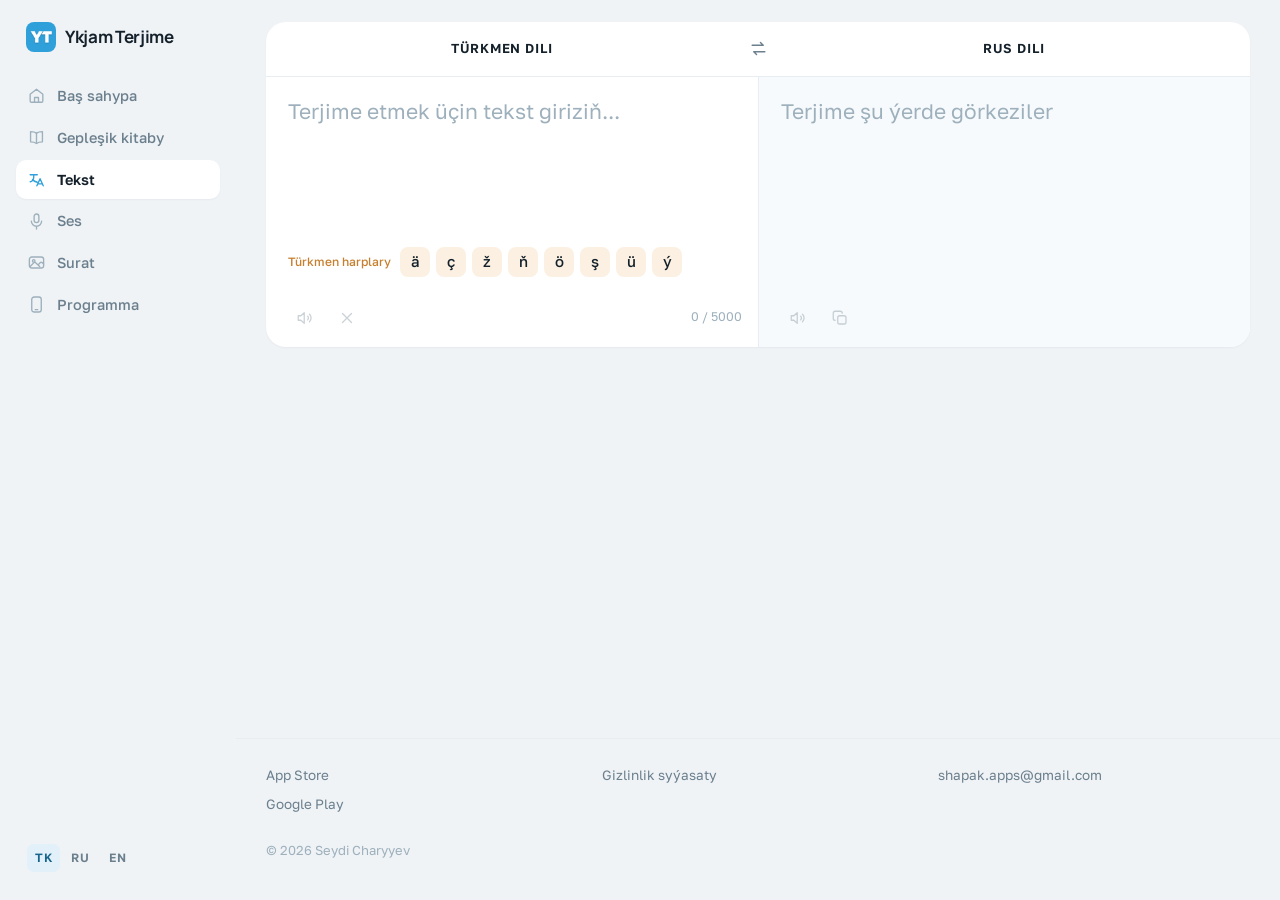
<file: tekst/index.html>
<!DOCTYPE html><html lang="tk" class="h-full antialiased"><head><meta charSet="utf-8"/><meta name="viewport" content="width=device-width, initial-scale=1"/><link rel="preload" as="image" href="/icon.png"/><link rel="stylesheet" href="/_next/static/chunks/1-q8g4cfqzn8j.css" data-precedence="next"/><link rel="preload" as="script" fetchPriority="low" href="/_next/static/chunks/310vm2bl3xxpt.js"/><script src="/_next/static/chunks/1wnov70f88xjy.js" async=""></script><script src="/_next/static/chunks/39_j1bdzreq0m.js" async=""></script><script src="/_next/static/chunks/0c98xzjfks9hq.js" async=""></script><script src="/_next/static/chunks/turbopack-2u1d16houkiyo.js" async=""></script><script src="/_next/static/chunks/26w5p0i3fiwi9.js" async=""></script><script src="/_next/static/chunks/28rhjzv502-0g.js" async=""></script><script src="/_next/static/chunks/0pxwrx2--m7i2.js" async=""></script><link rel="preload" href="https://fonts.googleapis.com/css2?family=Golos+Text:wght@400;500;600;700&amp;family=Manrope:wght@600;700;800&amp;display=swap" as="style"/><meta name="theme-color" content="#2FA0D9"/><title>Ykjam Terjime</title><meta name="description" content="Ykjam Terjime — türkmen dili üçin terjimeçi: tekst, ses we surat. Türkmen harplary ä ç ž ň ö ş ü ý klawiaturasyz."/><meta name="robots" content="noindex, nofollow"/><meta property="og:title" content="Ykjam Terjime"/><meta property="og:description" content="Ykjam Terjime — türkmen dili üçin terjimeçi: tekst, ses we surat. Türkmen harplary ä ç ž ň ö ş ü ý klawiaturasyz."/><meta property="og:url" content="https://ykjam-terjime.github.io/"/><meta property="og:image" content="https://ykjam-terjime.github.io/og.png"/><meta property="og:image:width" content="1200"/><meta property="og:image:height" content="630"/><meta property="og:type" content="website"/><meta name="twitter:card" content="summary_large_image"/><meta name="twitter:title" content="Ykjam Terjime"/><meta name="twitter:description" content="Ykjam Terjime — türkmen dili üçin terjimeçi: tekst, ses we surat. Türkmen harplary ä ç ž ň ö ş ü ý klawiaturasyz."/><meta name="twitter:image" content="https://ykjam-terjime.github.io/og.png"/><link rel="icon" href="/favicon.ico?favicon.42km3syks_lcd.ico" sizes="48x48" type="image/x-icon"/><link rel="apple-touch-icon" href="/apple-icon.png?apple-icon.3_3x95x5w6pl6.png" sizes="180x180" type="image/png"/><link rel="preconnect" href="https://fonts.googleapis.com"/><link rel="preconnect" href="https://fonts.gstatic.com" crossorigin=""/><script src="/_next/static/chunks/0cz1d0mv5g_q7.js" noModule=""></script></head><body class="min-h-full bg-bg text-ink"><div hidden=""><!--$--><!--/$--></div><link rel="stylesheet" href="https://fonts.googleapis.com/css2?family=Golos+Text:wght@400;500;600;700&amp;family=Manrope:wght@600;700;800&amp;display=swap"/><a href="#content" class="sr-only focus:not-sr-only focus:absolute focus:top-3 focus:left-3 focus:z-50 focus:rounded-pill focus:bg-brand focus:px-4 focus:py-2 focus:text-[14px] focus:font-semibold focus:text-on-brand">Esasy mazmuna geç</a><div class="grid grid-cols-[minmax(0,1fr)] md:grid-cols-[236px_minmax(0,1fr)]"><aside class="flex flex-col px-4 pt-[22px] pb-7 md:sticky md:top-0 md:h-screen"><a class="mb-5 flex items-center gap-[9px] px-[10px] pb-1 no-underline" href="/"><img src="/icon.png" alt="" width="192" height="192" class="size-[30px] rounded-lg"/><span class="font-display text-[17px] font-bold tracking-[-0.02em] text-ink">Ykjam Terjime</span></a><nav class="flex gap-[3px] overflow-x-auto pb-1 md:flex-col md:gap-[2px] md:overflow-visible md:pb-0"><a class="flex flex-auto flex-col items-center justify-center gap-[3px] rounded-[10px] px-[2px] py-[7px] text-center text-[11px] leading-tight font-medium no-underline md:flex-none md:flex-row md:justify-start md:gap-[11px] md:px-[11px] md:py-[9px] md:text-left md:text-[14.5px] md:leading-normal md:whitespace-nowrap bg-card text-muted shadow-card md:bg-transparent md:shadow-none md:hover:bg-card [&amp;_svg]:text-faint" href="/"><svg class="size-[19px] shrink-0" viewBox="0 0 24 24" fill="none" stroke="currentColor" stroke-width="1.7" stroke-linecap="round" stroke-linejoin="round" aria-hidden="true"><path d="M4 10.5L12 4l8 6.5V19a1.5 1.5 0 0 1-1.5 1.5h-13A1.5 1.5 0 0 1 4 19z"></path><path d="M9.5 20.5v-6h5v6"></path></svg><span>Baş sahypa</span></a><a class="flex flex-auto flex-col items-center justify-center gap-[3px] rounded-[10px] px-[2px] py-[7px] text-center text-[11px] leading-tight font-medium no-underline md:flex-none md:flex-row md:justify-start md:gap-[11px] md:px-[11px] md:py-[9px] md:text-left md:text-[14.5px] md:leading-normal md:whitespace-nowrap bg-card text-muted shadow-card md:bg-transparent md:shadow-none md:hover:bg-card [&amp;_svg]:text-faint" href="/geplesik-kitaby/"><svg class="size-[19px] shrink-0" viewBox="0 0 24 24" fill="none" stroke="currentColor" stroke-width="1.7" stroke-linecap="round" stroke-linejoin="round" aria-hidden="true"><path d="M12 6.5C10.3 5.2 7.9 4.5 4.5 4.5v13c3.4 0 5.8.7 7.5 2 1.7-1.3 4.1-2 7.5-2v-13c-3.4 0-5.8.7-7.5 2z"></path><path d="M12 6.5v13"></path></svg><span>Gepleşik kitaby</span></a><a aria-current="page" class="flex flex-auto flex-col items-center justify-center gap-[3px] rounded-[10px] px-[2px] py-[7px] text-center text-[11px] leading-tight font-medium no-underline md:flex-none md:flex-row md:justify-start md:gap-[11px] md:px-[11px] md:py-[9px] md:text-left md:text-[14.5px] md:leading-normal md:whitespace-nowrap bg-card text-ink font-semibold shadow-card [&amp;_svg]:text-brand" href="/tekst/"><svg class="size-[19px] shrink-0" viewBox="0 0 24 24" fill="none" stroke="currentColor" stroke-width="1.7" stroke-linecap="round" stroke-linejoin="round" aria-hidden="true"><path d="M4 6h9M8.5 6v3c0 3-2 5-4.5 6"></path><path d="M7 12c1.5 2 3.5 3 6 3.5"></path><path d="M12.5 20l4-9 4 9M14 17.5h5"></path></svg><span>Tekst</span></a><a class="flex flex-auto flex-col items-center justify-center gap-[3px] rounded-[10px] px-[2px] py-[7px] text-center text-[11px] leading-tight font-medium no-underline md:flex-none md:flex-row md:justify-start md:gap-[11px] md:px-[11px] md:py-[9px] md:text-left md:text-[14.5px] md:leading-normal md:whitespace-nowrap bg-card text-muted shadow-card md:bg-transparent md:shadow-none md:hover:bg-card [&amp;_svg]:text-faint" href="/ses/"><svg class="size-[19px] shrink-0" viewBox="0 0 24 24" fill="none" stroke="currentColor" stroke-width="1.7" stroke-linecap="round" stroke-linejoin="round" aria-hidden="true"><rect x="9" y="2.5" width="6" height="11" rx="3"></rect><path d="M5.5 11.5a6.5 6.5 0 0 0 13 0M12 18v3.5"></path></svg><span>Ses</span></a><a class="flex flex-auto flex-col items-center justify-center gap-[3px] rounded-[10px] px-[2px] py-[7px] text-center text-[11px] leading-tight font-medium no-underline md:flex-none md:flex-row md:justify-start md:gap-[11px] md:px-[11px] md:py-[9px] md:text-left md:text-[14.5px] md:leading-normal md:whitespace-nowrap bg-card text-muted shadow-card md:bg-transparent md:shadow-none md:hover:bg-card [&amp;_svg]:text-faint" href="/surat/"><svg class="size-[19px] shrink-0" viewBox="0 0 24 24" fill="none" stroke="currentColor" stroke-width="1.7" stroke-linecap="round" stroke-linejoin="round" aria-hidden="true"><rect x="3" y="5" width="18" height="14" rx="3"></rect><circle cx="8.5" cy="10" r="1.6"></circle><path d="M4 17l4.5-4.5a2 2 0 0 1 2.8 0L16 17M15 14l1.6-1.6a2 2 0 0 1 2.8 0L21 14"></path></svg><span>Surat</span></a><a class="flex flex-auto flex-col items-center justify-center gap-[3px] rounded-[10px] px-[2px] py-[7px] text-center text-[11px] leading-tight font-medium no-underline md:flex-none md:flex-row md:justify-start md:gap-[11px] md:px-[11px] md:py-[9px] md:text-left md:text-[14.5px] md:leading-normal md:whitespace-nowrap bg-card text-muted shadow-card md:bg-transparent md:shadow-none md:hover:bg-card [&amp;_svg]:text-faint" href="/programma/"><svg class="size-[19px] shrink-0" viewBox="0 0 24 24" fill="none" stroke="currentColor" stroke-width="1.7" stroke-linecap="round" stroke-linejoin="round" aria-hidden="true"><rect x="6" y="2.5" width="12" height="19" rx="3"></rect><path d="M10.5 18.5h3"></path></svg><span>Programma</span></a></nav><div class="mt-3 px-[2px] md:mt-auto md:px-[11px] md:pt-[14px]"><div class="flex gap-[3px]" role="group" aria-label="Interface language"><button type="button" aria-pressed="true" class="cursor-pointer rounded-[7px] px-2 py-[5px] text-[12px] font-semibold tracking-[0.06em] bg-brand-soft text-brand-deep">TK</button><button type="button" aria-pressed="false" class="cursor-pointer rounded-[7px] px-2 py-[5px] text-[12px] font-semibold tracking-[0.06em] text-muted hover:bg-card hover:text-ink">RU</button><button type="button" aria-pressed="false" class="cursor-pointer rounded-[7px] px-2 py-[5px] text-[12px] font-semibold tracking-[0.06em] text-muted hover:bg-card hover:text-ink">EN</button></div></div></aside><div class="flex min-w-0 flex-col md:min-h-screen"><main id="content" class="flex-1 px-4 pt-4 pb-10 md:px-[30px] md:pt-[22px]"><section class="overflow-hidden rounded-card bg-card shadow-card"><div class="grid grid-cols-[1fr_auto_1fr] items-center border-b border-line"><label class="sr-only" for="lang-Çeşme dili">Çeşme dili</label><select id="lang-Çeşme dili" class="w-full cursor-pointer appearance-none border-0 bg-transparent px-3 py-[17px] text-center text-[13px] font-semibold tracking-[0.07em] text-ink uppercase hover:text-brand-deep"><option value="tk" selected="">Türkmen dili</option><option value="ru" disabled="">Rus dili</option><option value="en">Iňlis dili</option><option value="zh">Hytaý dili</option><option value="tr">Türk dili</option></select><button type="button" title="Dilleri çalyş" aria-label="Dilleri çalyş" class="grid size-10 cursor-pointer place-items-center rounded-full text-muted hover:bg-brand-softer hover:text-brand-deep"><svg class="size-[19px]" viewBox="0 0 24 24" fill="none" stroke="currentColor" stroke-width="1.8" stroke-linecap="round" stroke-linejoin="round" aria-hidden="true"><path d="M4 8h14l-3.5-3.5M20 16H6l3.5 3.5"></path></svg></button><label class="sr-only" for="lang-Niýetlenen dili">Niýetlenen dili</label><select id="lang-Niýetlenen dili" class="w-full cursor-pointer appearance-none border-0 bg-transparent px-3 py-[17px] text-center text-[13px] font-semibold tracking-[0.07em] text-ink uppercase hover:text-brand-deep"><option value="tk" disabled="">Türkmen dili</option><option value="ru" selected="">Rus dili</option><option value="en">Iňlis dili</option><option value="zh">Hytaý dili</option><option value="tr">Türk dili</option></select></div><div class="grid md:grid-cols-2"><div class="flex min-w-0 flex-col"><div class="flex min-h-[170px] flex-1 flex-col px-[22px] pt-5 pb-3"><label class="sr-only" for="source-text">Çeşme dili</label><textarea id="source-text" placeholder="Terjime etmek üçin tekst giriziň..." spellCheck="false" rows="3" class="min-h-[96px] w-full flex-1 resize-none border-0 bg-transparent p-0 text-[21px] leading-[1.42] text-ink outline-none placeholder:text-faint"></textarea></div><div class="flex flex-wrap items-center gap-[6px] px-[22px] pb-3"><span class="mr-[3px] text-[12px] font-medium text-sand">Türkmen harplary</span><button type="button" aria-label="ä" class="size-[30px] cursor-pointer rounded-lg bg-sand-soft text-[15px] font-medium text-ink hover:bg-sand hover:text-white">ä</button><button type="button" aria-label="ç" class="size-[30px] cursor-pointer rounded-lg bg-sand-soft text-[15px] font-medium text-ink hover:bg-sand hover:text-white">ç</button><button type="button" aria-label="ž" class="size-[30px] cursor-pointer rounded-lg bg-sand-soft text-[15px] font-medium text-ink hover:bg-sand hover:text-white">ž</button><button type="button" aria-label="ň" class="size-[30px] cursor-pointer rounded-lg bg-sand-soft text-[15px] font-medium text-ink hover:bg-sand hover:text-white">ň</button><button type="button" aria-label="ö" class="size-[30px] cursor-pointer rounded-lg bg-sand-soft text-[15px] font-medium text-ink hover:bg-sand hover:text-white">ö</button><button type="button" aria-label="ş" class="size-[30px] cursor-pointer rounded-lg bg-sand-soft text-[15px] font-medium text-ink hover:bg-sand hover:text-white">ş</button><button type="button" aria-label="ü" class="size-[30px] cursor-pointer rounded-lg bg-sand-soft text-[15px] font-medium text-ink hover:bg-sand hover:text-white">ü</button><button type="button" aria-label="ý" class="size-[30px] cursor-pointer rounded-lg bg-sand-soft text-[15px] font-medium text-ink hover:bg-sand hover:text-white">ý</button></div><div class="flex min-h-[52px] items-center gap-2 py-3 pr-4 pl-[22px]"><button type="button" disabled="" title="Diňle" aria-label="Diňle" class="grid size-[34px] cursor-pointer place-items-center rounded-[9px] text-muted hover:bg-brand-softer hover:text-brand-deep disabled:cursor-not-allowed disabled:opacity-35 disabled:hover:bg-transparent disabled:hover:text-muted"><svg class="size-[18px]" viewBox="0 0 24 24" fill="none" stroke="currentColor" stroke-width="1.7" stroke-linecap="round" stroke-linejoin="round" aria-hidden="true"><path d="M11 5L6.5 9H3v6h3.5L11 19z"></path><path d="M15.5 9.5a3.5 3.5 0 0 1 0 5M18 7a7 7 0 0 1 0 10"></path></svg></button><button type="button" disabled="" title="Arassala" aria-label="Arassala" class="grid size-[34px] cursor-pointer place-items-center rounded-[9px] text-muted hover:bg-brand-softer hover:text-brand-deep disabled:cursor-not-allowed disabled:opacity-35 disabled:hover:bg-transparent disabled:hover:text-muted"><svg class="size-[18px]" viewBox="0 0 24 24" fill="none" stroke="currentColor" stroke-width="1.7" stroke-linecap="round" aria-hidden="true"><path d="M6 6l12 12M18 6L6 18"></path></svg></button><span class="ml-auto text-[12.5px] tabular-nums text-faint">0<!-- --> / <!-- -->5000</span></div></div><div class="flex min-w-0 flex-col border-t border-line bg-card-2 md:border-t-0 md:border-l"><div class="flex min-h-[170px] flex-1 flex-col px-[22px] pt-5 pb-3"><output class="flex-1" aria-live="polite"><span class="block min-h-[96px] text-[21px] leading-[1.42] text-faint">Terjime şu ýerde görkeziler</span></output></div><div class="flex min-h-[52px] items-center gap-2 py-3 pr-4 pl-[22px]"><button type="button" disabled="" title="Diňle" aria-label="Diňle" class="grid size-[34px] cursor-pointer place-items-center rounded-[9px] text-muted hover:bg-brand-softer hover:text-brand-deep disabled:cursor-not-allowed disabled:opacity-35 disabled:hover:bg-transparent disabled:hover:text-muted"><svg class="size-[18px]" viewBox="0 0 24 24" fill="none" stroke="currentColor" stroke-width="1.7" stroke-linecap="round" stroke-linejoin="round" aria-hidden="true"><path d="M11 5L6.5 9H3v6h3.5L11 19z"></path><path d="M15.5 9.5a3.5 3.5 0 0 1 0 5M18 7a7 7 0 0 1 0 10"></path></svg></button><button type="button" disabled="" title="Göçür" aria-label="Göçür" class="grid size-[34px] cursor-pointer place-items-center rounded-[9px] text-muted hover:bg-brand-softer hover:text-brand-deep disabled:cursor-not-allowed disabled:opacity-35 disabled:hover:bg-transparent disabled:hover:text-muted"><svg class="size-[18px]" viewBox="0 0 24 24" fill="none" stroke="currentColor" stroke-width="1.7" stroke-linecap="round" stroke-linejoin="round" aria-hidden="true"><rect x="9" y="9" width="11" height="11" rx="2.5"></rect><path d="M15 5.5A2.5 2.5 0 0 0 12.5 3h-7A2.5 2.5 0 0 0 3 5.5v7A2.5 2.5 0 0 0 5.5 15"></path></svg></button></div></div></div></section><!--$--><!--/$--></main><footer class="mt-auto grid grid-cols-2 gap-x-6 gap-y-3 border-t border-line px-4 pt-[26px] pb-10 md:grid-cols-3 md:px-[30px]"><div class="flex flex-col gap-[9px]"><a class="text-[13.5px] text-muted no-underline hover:text-brand-deep" href="https://apps.apple.com/app/ykjam-terjime/id6758071845">App Store</a><a class="text-[13.5px] text-muted no-underline hover:text-brand-deep" href="https://play.google.com/store/apps/details?id=com.shapak.translator">Google Play</a></div><div class="flex flex-col gap-[9px]"><a class="text-[13.5px] text-muted no-underline hover:text-brand-deep" href="/privacy-policy.html">Gizlinlik syýasaty</a></div><div class="flex flex-col gap-[9px]"><a class="text-[13.5px] text-muted no-underline hover:text-brand-deep" href="mailto:shapak.apps@gmail.com">shapak.apps@gmail.com</a></div><span class="col-span-full mt-[14px] text-[13px] text-faint">© 2026 Seydi Charyyev</span></footer></div></div><script id="_R_">(globalThis["TURBOPACK"] || (globalThis["TURBOPACK"] = [])).push({"otherChunks":["static/chunks/310vm2bl3xxpt.js","static/chunks/1wnov70f88xjy.js","static/chunks/39_j1bdzreq0m.js","static/chunks/0c98xzjfks9hq.js"],"runtimeModuleIds":[94553]});</script><script src="/_next/static/chunks/310vm2bl3xxpt.js" async=""></script><script>(self.__next_f=self.__next_f||[]).push([0])</script><script>self.__next_f.push([1,"1:\"$Sreact.fragment\"\n2:\"/_next/static/chunks/26w5p0i3fiwi9.js\"\n3:I[96923,[\"$2\"],\"UiProvider\"]\n4:I[14508,[\"$2\"],\"SkipLink\"]\n5:I[87771,[\"$2\"],\"Sidebar\"]\n6:I[39756,[\"$2\"],\"default\"]\n7:I[37457,[\"$2\"],\"default\"]\n8:\"/_next/static/chunks/28rhjzv502-0g.js\"\n9:I[36768,[\"$2\",\"$8\"],\"default\"]\na:I[56691,[\"$2\"],\"Footer\"]\ne:\"/_next/static/chunks/0pxwrx2--m7i2.js\"\nf:I[55937,[\"$2\",\"$e\"],\"TextTranslator\"]\n10:I[97367,[\"$2\"],\"OutletBoundary\"]\n11:\"$Sreact.suspense\"\n13:\"ViewportBoundary\"\n14:I[97367,[\"$2\"],\"$13\"]\n16:\"MetadataBoundary\"\n17:I[97367,[\"$2\"],\"$16\"]\n19:I[68027,[\"$2\"],\"default\",1]\n:HL[\"/_next/static/chunks/1-q8g4cfqzn8j.css\",\"style\"]\n:HL[\"https://fonts.googleapis.com/css2?family=Golos+Text:wght@400;500;600;700\u0026family=Manrope:wght@600;700;800\u0026display=swap\",\"style\"]\nc:X\nd:[[\"children\",{\"s\":\"__PAGE__\",\"h\":512,\"d\":{\"r\":[\"$\",\"$1\",\"c\",{\"children\":[[\"$\",\"$Lf\",null,{}],[[\"$\",\"script\",\"script-0\",{\"src\":\"/_next/static/chunks/0pxwrx2--m7i2.js\",\"async\":true,\"nonce\":\"$undefined\"}]],[\"$\",\"$L10\",null,{\"children\":[\"$\",\"$11\",null,{\"name\":\"Next.MetadataOutlet\",\"children\":\"$@12\"}]}]]}],\"p\":false,\"v\":null}}]]\nb:[[\"children\",{\"s\":\"tekst\",\"h\":512,\"d\":{\"r\":[\"$\",\"$1\",\"c\",{\"children\":[null,[\"$\",\"$L6\",null,{\"parallelRouterKey\":\"children\",\"error\":\"$undefined\",\"errorStyles\":\"$undefined\",\"errorScripts\":\"$undefined\",\"template\":[\"$\",\"$L7\",null,{}],\"templateStyles\":\"$undefined\",\"templateScripts\":\"$undefined\",\"notFound\":\"$undefined\",\"forbidden\":\"$undefined\",\"unauthorized\":\"$undefined\"}]]}],\"p\":false,\"v\":\"$c\"},\"c\":\"$Qd\"}]]\n0:{\"P\":null,\"c\":[\"\",\"tekst\",\"\"],\"q\":\"\",\"i\":false,\"t\":{\"t\":{\"s\":\"\",\"h\":528,\"d\":{\"r\":[\"$\",\"$1\",\"c\",{\"children\":[[[\"$\",\"link\",\"0\",{\"rel\":\"stylesheet\",\"href\":\"/_next/static/chunks/1-q8g4cfqzn8j.css\",\"precedence\":\"next\",\"crossOrigin\":\"$undefined\",\"nonce\":\"$undefined\"}],[\"$\",\"script\",\"script-0\",{\"src\":\"/_next/static/chunks/26w5p0i3fiwi9.js\",\"async\":true,\"nonce\":\"$undefined\"}]],[\"$\",\"html\",null,{\"lang\":\"tk\",\"className\":\"h-full antialiased\",\"children\":[[\"$\",\"link\",null,{\"rel\":\"preconnect\",\"href\":\"https://fonts.googleapis.com\"}],[\"$\",\"link\",null,{\"rel\":\"preconnect\",\"href\":\"https://fonts.gstatic.com\",\"crossOrigin\":\"\"}],[\"$\",\"link\",null,{\"rel\":\"stylesheet\",\"href\":\"https://fonts.googleapis.com/css2?family=Golos+Text:wght@400;500;600;700\u0026family=Manrope:wght@600;700;800\u0026display=swap\"}],[\"$\",\"body\",null,{\"className\":\"min-h-full bg-bg text-ink\",\"children\":[\"$\",\"$L3\",null,{\"children\":[[\"$\",\"$L4\",null,{}],[\"$\",\"div\",null,{\"className\":\"grid grid-cols-[minmax(0,1fr)] md:grid-cols-[236px_minmax(0,1fr)]\",\"children\":[[\"$\",\"$L5\",null,{}],[\"$\",\"div\",null,{\"className\":\"flex min-w-0 flex-col md:min-h-screen\",\"children\":[[\"$\",\"main\",null,{\"id\":\"content\",\"className\":\"flex-1 px-4 pt-4 pb-10 md:px-[30px] md:pt-[22px]\",\"children\":[\"$\",\"$L6\",null,{\"parallelRouterKey\":\"children\",\"error\":\"$undefined\",\"errorStyles\":\"$undefined\",\"errorScripts\":\"$undefined\",\"template\":[\"$\",\"$L7\",null,{}],\"templateStyles\":\"$undefined\",\"templateScripts\":\"$undefined\",\"notFound\":[[\"$\",\"$L9\",null,{}],[]],\"forbidden\":\"$undefined\",\"unauthorized\":\"$undefined\"}]}],[\"$\",\"$La\",null,{}]]}]]}]]}]}]]}]]}],\"p\":false,\"v\":null},\"c\":\"$Qb\"},\"h\":{\"r\":[\"$\",\"$1\",\"h\",{\"children\":[null,[\"$\",\"$L14\",null,{\"children\":\"$L15\"}],[\"$\",\"$L17\",null,{\"children\":[[\"$\",\"div\",null,{\"hidden\":true,\"children\":[\"$\",\"$11\",null,{\"name\":\"Next.Metadata\",\"children\":\"$L18\"}]}],null]}],null]}],\"p\":false,\"v\":null}},\"m\":\"$undefined\",\"G\":[\"$19\",[[\"$\",\"link\",\"0\",{\"rel\":\"stylesheet\",\"href\":\"/_next/static/chunks/1-q8g4cfqzn8j.css\",\"precedence\":\"next\",\"crossOrigin\":\"$undefined\",\"nonce\":\"$undefined\"}]]],\"S\":true,\"r\":\"$undefined\",\"s\":\"$undefined\",\"a\":\"$undefined\",\"l\":\"$undefined\",\"p\":\"$undefined\",\"d\":\"$undefined\",\"b\":\"GVlTnF2nmKoT1v6a9K-7W\"}\nc:C\n15:[[\"$\",\"meta\",\"0\",{\"charSet\":\"utf-8\"}],[\"$\",\"meta\",\"1\",{\"name\":\"viewport\",\"content\":\"width=device-width, initial-scale=1\"}],[\"$\",\"meta\",\"2\",{\"name\":\"theme-color\",\"content\":\"#2FA0D9\"}]]\n1a:I[27201,[\"$2\"],\"IconMark\"]\n12:null\n18:[[\"$\",\"title\",\"0\",{\"children\":\"Ykjam Terjime\"}],[\"$\",\"meta\",\"1\",{\"name\":\"description\",\"content\":\"Ykjam Terjime — türkmen dili üçin terjimeçi: tekst, ses we surat. Türkmen harplary ä ç ž ň ö ş ü ý klawiaturasyz.\"}],[\"$\",\"meta\",\"2\",{\"name\":\"robots\",\"content\":\"noindex, nofollow\"}],[\"$\",\"meta\",\"3\",{\"property\":\"og:title\",\"content\":\"Ykjam Terjime\"}],[\"$\",\"meta\",\"4\",{\"property\":\"og:description\",\"content\":\"Ykjam Terjime — türkmen dili üçin terjimeçi: tekst, ses we surat. Türkmen harplary ä ç ž ň ö ş ü ý klawiaturasyz.\"}],[\"$\",\"meta\",\"5\",{\"property\":\"og:url\",\"content\":\"https://ykjam-terjime.github.io/\"}],[\"$\",\"meta\",\"6\",{\"property\":\"og:image\",\"content\":\"https://ykjam-terjime.github.io/og.png\"}],[\"$\",\"meta\",\"7\",{\"property\":\"og:image:width\",\"content\":\"1200\"}],[\"$\",\"meta\",\"8\",{\"property\":\"og:image:height\",\"content\":\"630\"}],[\"$\",\"meta\",\"9\",{\"property\":\"og:type\",\"content\":\"website\"}],[\"$\",\"meta\",\"10\",{\"name\":\"twitter:card\",\"content\":\"summary_large_image\"}],[\"$\",\"meta\",\"11\",{\"name\":\"twitter:title\",\"content\":\"Ykjam Terjime\"}],[\"$\",\"meta\",\"12\",{\"name\":\"twitter:description\",\"content\":\"Ykjam Terjime — türkmen dili üçin terjimeçi: tekst, ses we surat. Türkmen harplary ä ç ž ň ö ş ü ý klawiaturasyz.\"}],[\"$\",\"meta\",\"13\",{\"name\":\"twitter:image\",\"content\":\"https://ykjam-terjime.github.io/og.png\"}],[\"$\",\"link\",\"14\",{\"rel\":\"icon\",\"href\":\"/favicon.ico?favicon.42km3syks_lcd.ico\",\"sizes\":\"48x48\",\"type\":\"image/x-icon\"}],[\"$\",\"link\",\"15\",{\"rel\":\"apple-touch-icon\",\"href\":\"/apple-icon.png?apple-icon.3_3x95x5w6pl6.png\",\"sizes\":\"180x180\",\"type\":\"image/png\"}],[\"$\",\"$L1a\",\"16\",{}]]\n"])</script></body></html>
</file>
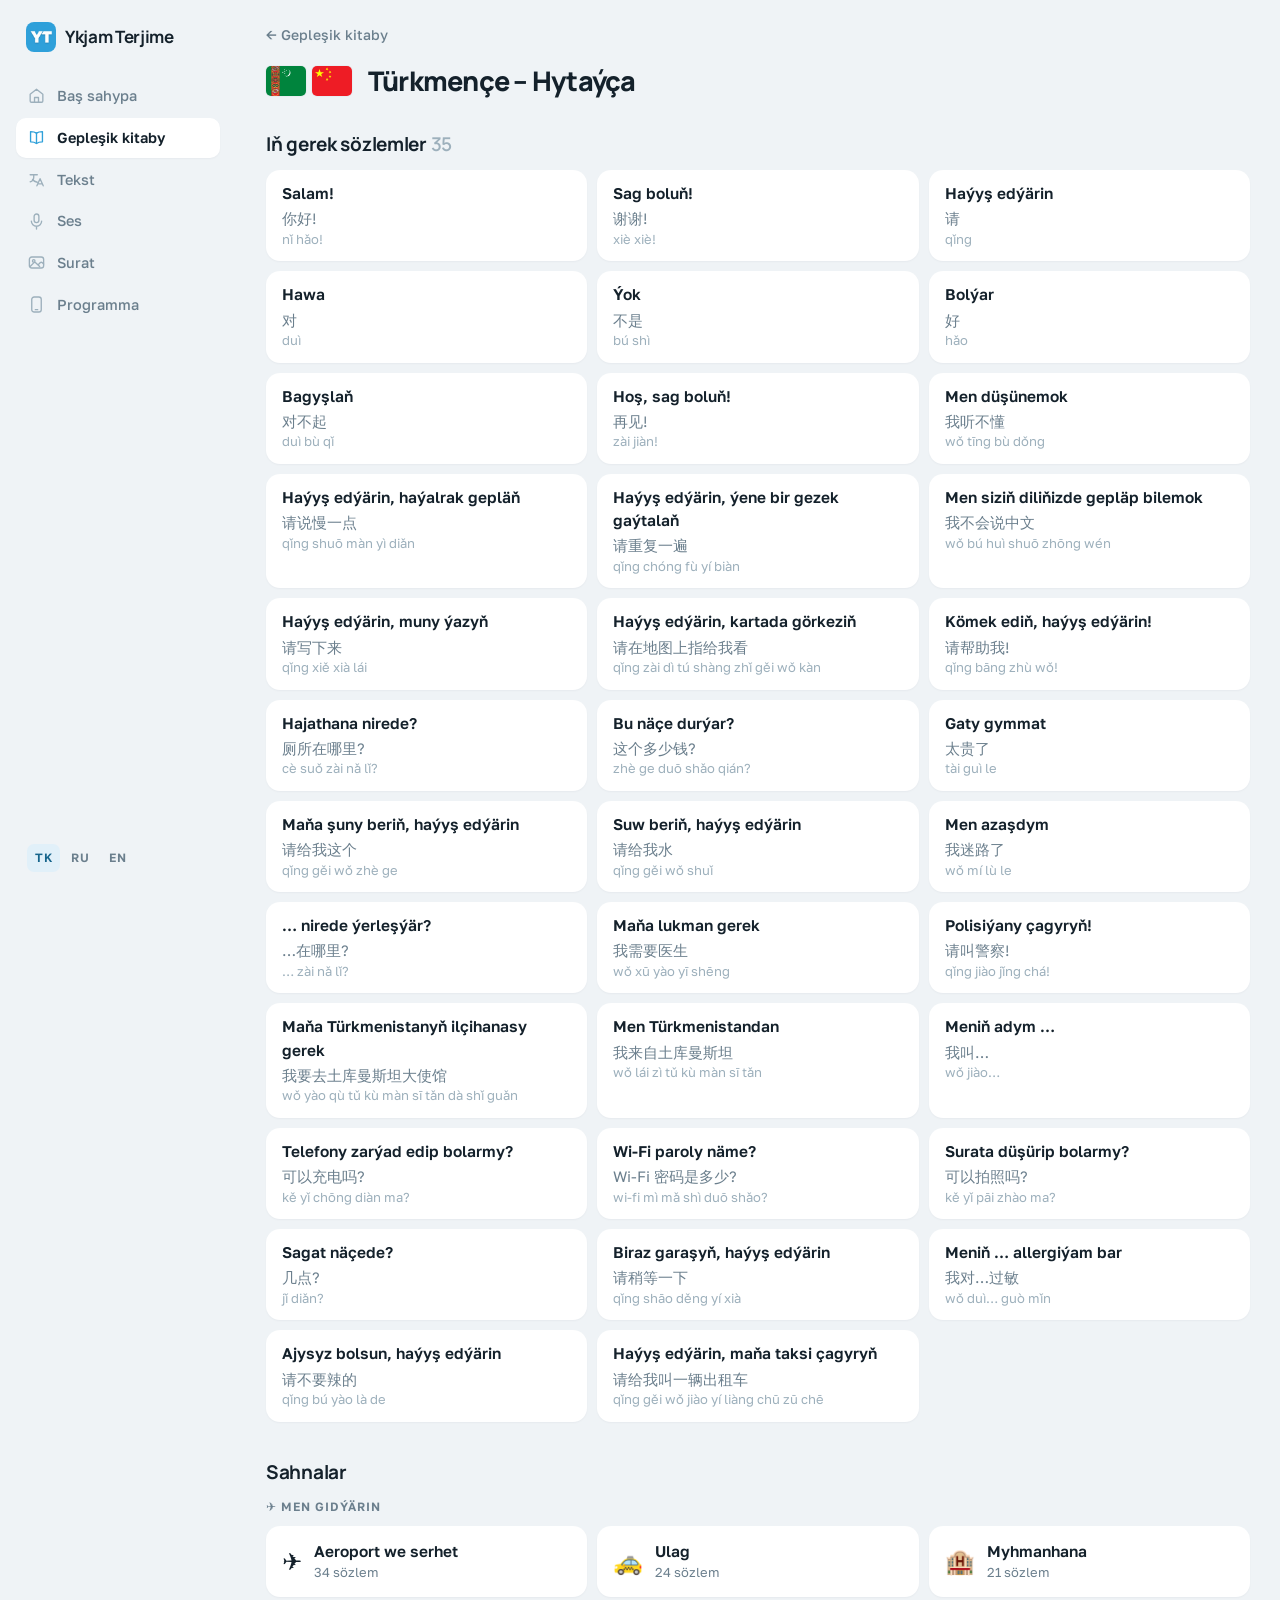
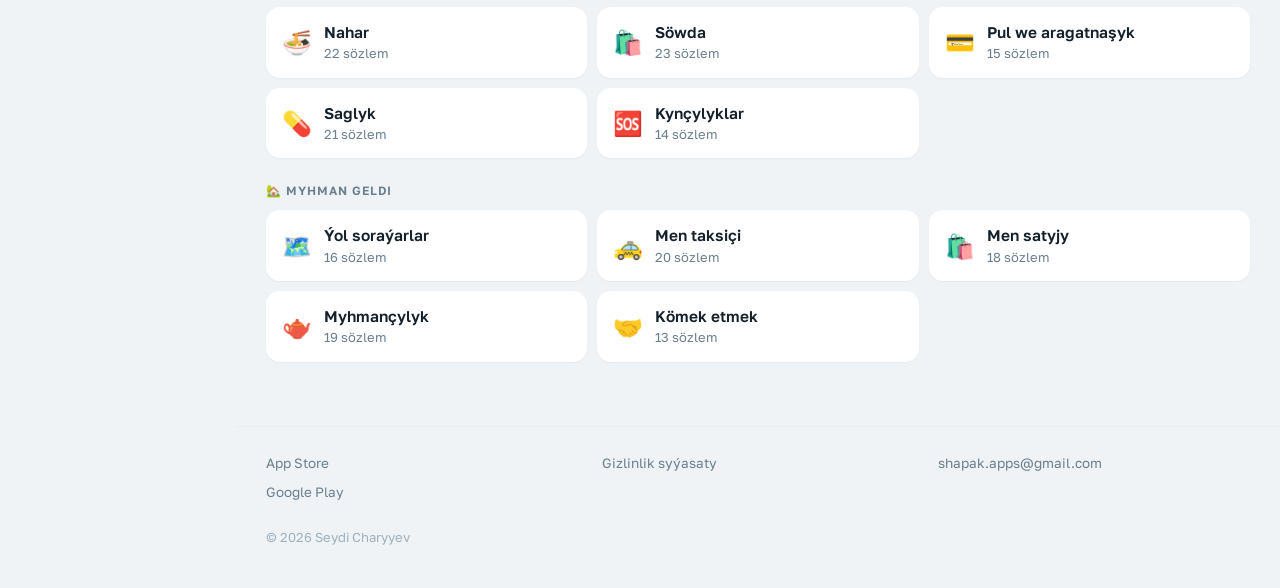
<file: geplesik-kitaby/hytayca/index.html>
<!DOCTYPE html><html lang="tk" class="h-full antialiased"><head><meta charSet="utf-8"/><meta name="viewport" content="width=device-width, initial-scale=1"/><link rel="preload" as="image" href="/icon.png"/><link rel="preload" as="image" href="/flags/tm.svg"/><link rel="preload" as="image" href="/flags/cn.svg"/><link rel="stylesheet" href="/_next/static/chunks/1-q8g4cfqzn8j.css" data-precedence="next"/><link rel="preload" as="script" fetchPriority="low" href="/_next/static/chunks/310vm2bl3xxpt.js"/><script src="/_next/static/chunks/1wnov70f88xjy.js" async=""></script><script src="/_next/static/chunks/39_j1bdzreq0m.js" async=""></script><script src="/_next/static/chunks/0c98xzjfks9hq.js" async=""></script><script src="/_next/static/chunks/turbopack-2u1d16houkiyo.js" async=""></script><script src="/_next/static/chunks/26w5p0i3fiwi9.js" async=""></script><script src="/_next/static/chunks/28rhjzv502-0g.js" async=""></script><script src="/_next/static/chunks/459mdqoqbciuw.js" async=""></script><link rel="preload" href="https://fonts.googleapis.com/css2?family=Golos+Text:wght@400;500;600;700&amp;family=Manrope:wght@600;700;800&amp;display=swap" as="style"/><meta name="theme-color" content="#2FA0D9"/><title>Ykjam Terjime</title><meta name="description" content="Ykjam Terjime — türkmen dili üçin terjimeçi: tekst, ses we surat. Türkmen harplary ä ç ž ň ö ş ü ý klawiaturasyz."/><meta name="robots" content="noindex, nofollow"/><meta property="og:title" content="Ykjam Terjime"/><meta property="og:description" content="Ykjam Terjime — türkmen dili üçin terjimeçi: tekst, ses we surat. Türkmen harplary ä ç ž ň ö ş ü ý klawiaturasyz."/><meta property="og:url" content="https://ykjam-terjime.github.io/"/><meta property="og:image" content="https://ykjam-terjime.github.io/og.png"/><meta property="og:image:width" content="1200"/><meta property="og:image:height" content="630"/><meta property="og:type" content="website"/><meta name="twitter:card" content="summary_large_image"/><meta name="twitter:title" content="Ykjam Terjime"/><meta name="twitter:description" content="Ykjam Terjime — türkmen dili üçin terjimeçi: tekst, ses we surat. Türkmen harplary ä ç ž ň ö ş ü ý klawiaturasyz."/><meta name="twitter:image" content="https://ykjam-terjime.github.io/og.png"/><link rel="icon" href="/favicon.ico?favicon.42km3syks_lcd.ico" sizes="48x48" type="image/x-icon"/><link rel="apple-touch-icon" href="/apple-icon.png?apple-icon.3_3x95x5w6pl6.png" sizes="180x180" type="image/png"/><link rel="preconnect" href="https://fonts.googleapis.com"/><link rel="preconnect" href="https://fonts.gstatic.com" crossorigin=""/><script src="/_next/static/chunks/0cz1d0mv5g_q7.js" noModule=""></script></head><body class="min-h-full bg-bg text-ink"><div hidden=""><!--$--><!--/$--></div><link rel="stylesheet" href="https://fonts.googleapis.com/css2?family=Golos+Text:wght@400;500;600;700&amp;family=Manrope:wght@600;700;800&amp;display=swap"/><a href="#content" class="sr-only focus:not-sr-only focus:absolute focus:top-3 focus:left-3 focus:z-50 focus:rounded-pill focus:bg-brand focus:px-4 focus:py-2 focus:text-[14px] focus:font-semibold focus:text-on-brand">Esasy mazmuna geç</a><div class="grid grid-cols-[minmax(0,1fr)] md:grid-cols-[236px_minmax(0,1fr)]"><aside class="flex flex-col px-4 pt-[22px] pb-7 md:sticky md:top-0 md:h-screen"><a class="mb-5 flex items-center gap-[9px] px-[10px] pb-1 no-underline" href="/"><img src="/icon.png" alt="" width="192" height="192" class="size-[30px] rounded-lg"/><span class="font-display text-[17px] font-bold tracking-[-0.02em] text-ink">Ykjam Terjime</span></a><nav class="flex gap-[3px] overflow-x-auto pb-1 md:flex-col md:gap-[2px] md:overflow-visible md:pb-0"><a class="flex flex-auto flex-col items-center justify-center gap-[3px] rounded-[10px] px-[2px] py-[7px] text-center text-[11px] leading-tight font-medium no-underline md:flex-none md:flex-row md:justify-start md:gap-[11px] md:px-[11px] md:py-[9px] md:text-left md:text-[14.5px] md:leading-normal md:whitespace-nowrap bg-card text-muted shadow-card md:bg-transparent md:shadow-none md:hover:bg-card [&amp;_svg]:text-faint" href="/"><svg class="size-[19px] shrink-0" viewBox="0 0 24 24" fill="none" stroke="currentColor" stroke-width="1.7" stroke-linecap="round" stroke-linejoin="round" aria-hidden="true"><path d="M4 10.5L12 4l8 6.5V19a1.5 1.5 0 0 1-1.5 1.5h-13A1.5 1.5 0 0 1 4 19z"></path><path d="M9.5 20.5v-6h5v6"></path></svg><span>Baş sahypa</span></a><a aria-current="page" class="flex flex-auto flex-col items-center justify-center gap-[3px] rounded-[10px] px-[2px] py-[7px] text-center text-[11px] leading-tight font-medium no-underline md:flex-none md:flex-row md:justify-start md:gap-[11px] md:px-[11px] md:py-[9px] md:text-left md:text-[14.5px] md:leading-normal md:whitespace-nowrap bg-card text-ink font-semibold shadow-card [&amp;_svg]:text-brand" href="/geplesik-kitaby/"><svg class="size-[19px] shrink-0" viewBox="0 0 24 24" fill="none" stroke="currentColor" stroke-width="1.7" stroke-linecap="round" stroke-linejoin="round" aria-hidden="true"><path d="M12 6.5C10.3 5.2 7.9 4.5 4.5 4.5v13c3.4 0 5.8.7 7.5 2 1.7-1.3 4.1-2 7.5-2v-13c-3.4 0-5.8.7-7.5 2z"></path><path d="M12 6.5v13"></path></svg><span>Gepleşik kitaby</span></a><a class="flex flex-auto flex-col items-center justify-center gap-[3px] rounded-[10px] px-[2px] py-[7px] text-center text-[11px] leading-tight font-medium no-underline md:flex-none md:flex-row md:justify-start md:gap-[11px] md:px-[11px] md:py-[9px] md:text-left md:text-[14.5px] md:leading-normal md:whitespace-nowrap bg-card text-muted shadow-card md:bg-transparent md:shadow-none md:hover:bg-card [&amp;_svg]:text-faint" href="/tekst/"><svg class="size-[19px] shrink-0" viewBox="0 0 24 24" fill="none" stroke="currentColor" stroke-width="1.7" stroke-linecap="round" stroke-linejoin="round" aria-hidden="true"><path d="M4 6h9M8.5 6v3c0 3-2 5-4.5 6"></path><path d="M7 12c1.5 2 3.5 3 6 3.5"></path><path d="M12.5 20l4-9 4 9M14 17.5h5"></path></svg><span>Tekst</span></a><a class="flex flex-auto flex-col items-center justify-center gap-[3px] rounded-[10px] px-[2px] py-[7px] text-center text-[11px] leading-tight font-medium no-underline md:flex-none md:flex-row md:justify-start md:gap-[11px] md:px-[11px] md:py-[9px] md:text-left md:text-[14.5px] md:leading-normal md:whitespace-nowrap bg-card text-muted shadow-card md:bg-transparent md:shadow-none md:hover:bg-card [&amp;_svg]:text-faint" href="/ses/"><svg class="size-[19px] shrink-0" viewBox="0 0 24 24" fill="none" stroke="currentColor" stroke-width="1.7" stroke-linecap="round" stroke-linejoin="round" aria-hidden="true"><rect x="9" y="2.5" width="6" height="11" rx="3"></rect><path d="M5.5 11.5a6.5 6.5 0 0 0 13 0M12 18v3.5"></path></svg><span>Ses</span></a><a class="flex flex-auto flex-col items-center justify-center gap-[3px] rounded-[10px] px-[2px] py-[7px] text-center text-[11px] leading-tight font-medium no-underline md:flex-none md:flex-row md:justify-start md:gap-[11px] md:px-[11px] md:py-[9px] md:text-left md:text-[14.5px] md:leading-normal md:whitespace-nowrap bg-card text-muted shadow-card md:bg-transparent md:shadow-none md:hover:bg-card [&amp;_svg]:text-faint" href="/surat/"><svg class="size-[19px] shrink-0" viewBox="0 0 24 24" fill="none" stroke="currentColor" stroke-width="1.7" stroke-linecap="round" stroke-linejoin="round" aria-hidden="true"><rect x="3" y="5" width="18" height="14" rx="3"></rect><circle cx="8.5" cy="10" r="1.6"></circle><path d="M4 17l4.5-4.5a2 2 0 0 1 2.8 0L16 17M15 14l1.6-1.6a2 2 0 0 1 2.8 0L21 14"></path></svg><span>Surat</span></a><a class="flex flex-auto flex-col items-center justify-center gap-[3px] rounded-[10px] px-[2px] py-[7px] text-center text-[11px] leading-tight font-medium no-underline md:flex-none md:flex-row md:justify-start md:gap-[11px] md:px-[11px] md:py-[9px] md:text-left md:text-[14.5px] md:leading-normal md:whitespace-nowrap bg-card text-muted shadow-card md:bg-transparent md:shadow-none md:hover:bg-card [&amp;_svg]:text-faint" href="/programma/"><svg class="size-[19px] shrink-0" viewBox="0 0 24 24" fill="none" stroke="currentColor" stroke-width="1.7" stroke-linecap="round" stroke-linejoin="round" aria-hidden="true"><rect x="6" y="2.5" width="12" height="19" rx="3"></rect><path d="M10.5 18.5h3"></path></svg><span>Programma</span></a></nav><div class="mt-3 px-[2px] md:mt-auto md:px-[11px] md:pt-[14px]"><div class="flex gap-[3px]" role="group" aria-label="Interface language"><button type="button" aria-pressed="true" class="cursor-pointer rounded-[7px] px-2 py-[5px] text-[12px] font-semibold tracking-[0.06em] bg-brand-soft text-brand-deep">TK</button><button type="button" aria-pressed="false" class="cursor-pointer rounded-[7px] px-2 py-[5px] text-[12px] font-semibold tracking-[0.06em] text-muted hover:bg-card hover:text-ink">RU</button><button type="button" aria-pressed="false" class="cursor-pointer rounded-[7px] px-2 py-[5px] text-[12px] font-semibold tracking-[0.06em] text-muted hover:bg-card hover:text-ink">EN</button></div></div></aside><div class="flex min-w-0 flex-col md:min-h-screen"><main id="content" class="flex-1 px-4 pt-4 pb-10 md:px-[30px] md:pt-[22px]"><section><a class="mb-4 inline-block text-[14px] font-medium text-muted no-underline hover:text-brand-deep" href="/geplesik-kitaby/">← <!-- -->Gepleşik kitaby</a><div class="mb-7 flex flex-wrap items-center gap-x-4 gap-y-3"><div class="flex gap-[6px]"><img src="/flags/tm.svg" alt="" width="40" height="30" class="h-[30px] w-[40px] rounded-[5px] shrink-0 object-cover ring-1 ring-line"/><img src="/flags/cn.svg" alt="" width="40" height="30" class="h-[30px] w-[40px] rounded-[5px] shrink-0 object-cover ring-1 ring-line"/></div><h1 class="font-display text-[27px] font-extrabold tracking-[-0.028em] text-ink">Türkmençe – Hytaýça</h1></div><h2 class="mb-3 font-display text-[19px] font-bold tracking-[-0.015em] text-ink">Iň gerek sözlemler<!-- --> <span class="font-semibold text-faint">35</span></h2><div class="mb-9 grid gap-[10px] sm:grid-cols-2 lg:grid-cols-3"><div class="rounded-box bg-card shadow-card px-4 py-3"><p class="text-[15.5px] font-semibold text-ink">Salam!</p><p lang="zh" class="mt-[2px] text-[15px] text-muted">你好!</p><p class="text-[13px] text-faint">nǐ hǎo!</p></div><div class="rounded-box bg-card shadow-card px-4 py-3"><p class="text-[15.5px] font-semibold text-ink">Sag boluň!</p><p lang="zh" class="mt-[2px] text-[15px] text-muted">谢谢!</p><p class="text-[13px] text-faint">xiè xiè!</p></div><div class="rounded-box bg-card shadow-card px-4 py-3"><p class="text-[15.5px] font-semibold text-ink">Haýyş edýärin</p><p lang="zh" class="mt-[2px] text-[15px] text-muted">请</p><p class="text-[13px] text-faint">qǐng</p></div><div class="rounded-box bg-card shadow-card px-4 py-3"><p class="text-[15.5px] font-semibold text-ink">Hawa</p><p lang="zh" class="mt-[2px] text-[15px] text-muted">对</p><p class="text-[13px] text-faint">duì</p></div><div class="rounded-box bg-card shadow-card px-4 py-3"><p class="text-[15.5px] font-semibold text-ink">Ýok</p><p lang="zh" class="mt-[2px] text-[15px] text-muted">不是</p><p class="text-[13px] text-faint">bú shì</p></div><div class="rounded-box bg-card shadow-card px-4 py-3"><p class="text-[15.5px] font-semibold text-ink">Bolýar</p><p lang="zh" class="mt-[2px] text-[15px] text-muted">好</p><p class="text-[13px] text-faint">hǎo</p></div><div class="rounded-box bg-card shadow-card px-4 py-3"><p class="text-[15.5px] font-semibold text-ink">Bagyşlaň</p><p lang="zh" class="mt-[2px] text-[15px] text-muted">对不起</p><p class="text-[13px] text-faint">duì bù qǐ</p></div><div class="rounded-box bg-card shadow-card px-4 py-3"><p class="text-[15.5px] font-semibold text-ink">Hoş, sag boluň!</p><p lang="zh" class="mt-[2px] text-[15px] text-muted">再见!</p><p class="text-[13px] text-faint">zài jiàn!</p></div><div class="rounded-box bg-card shadow-card px-4 py-3"><p class="text-[15.5px] font-semibold text-ink">Men düşünemok</p><p lang="zh" class="mt-[2px] text-[15px] text-muted">我听不懂</p><p class="text-[13px] text-faint">wǒ tīng bù dǒng</p></div><div class="rounded-box bg-card shadow-card px-4 py-3"><p class="text-[15.5px] font-semibold text-ink">Haýyş edýärin, haýalrak gepläň</p><p lang="zh" class="mt-[2px] text-[15px] text-muted">请说慢一点</p><p class="text-[13px] text-faint">qǐng shuō màn yì diǎn</p></div><div class="rounded-box bg-card shadow-card px-4 py-3"><p class="text-[15.5px] font-semibold text-ink">Haýyş edýärin, ýene bir gezek gaýtalaň</p><p lang="zh" class="mt-[2px] text-[15px] text-muted">请重复一遍</p><p class="text-[13px] text-faint">qǐng chóng fù yí biàn</p></div><div class="rounded-box bg-card shadow-card px-4 py-3"><p class="text-[15.5px] font-semibold text-ink">Men siziň diliňizde gepläp bilemok</p><p lang="zh" class="mt-[2px] text-[15px] text-muted">我不会说中文</p><p class="text-[13px] text-faint">wǒ bú huì shuō zhōng wén</p></div><div class="rounded-box bg-card shadow-card px-4 py-3"><p class="text-[15.5px] font-semibold text-ink">Haýyş edýärin, muny ýazyň</p><p lang="zh" class="mt-[2px] text-[15px] text-muted">请写下来</p><p class="text-[13px] text-faint">qǐng xiě xià lái</p></div><div class="rounded-box bg-card shadow-card px-4 py-3"><p class="text-[15.5px] font-semibold text-ink">Haýyş edýärin, kartada görkeziň</p><p lang="zh" class="mt-[2px] text-[15px] text-muted">请在地图上指给我看</p><p class="text-[13px] text-faint">qǐng zài dì tú shàng zhǐ gěi wǒ kàn</p></div><div class="rounded-box bg-card shadow-card px-4 py-3"><p class="text-[15.5px] font-semibold text-ink">Kömek ediň, haýyş edýärin!</p><p lang="zh" class="mt-[2px] text-[15px] text-muted">请帮助我!</p><p class="text-[13px] text-faint">qǐng bāng zhù wǒ!</p></div><div class="rounded-box bg-card shadow-card px-4 py-3"><p class="text-[15.5px] font-semibold text-ink">Hajathana nirede?</p><p lang="zh" class="mt-[2px] text-[15px] text-muted">厕所在哪里?</p><p class="text-[13px] text-faint">cè suǒ zài nǎ lǐ?</p></div><div class="rounded-box bg-card shadow-card px-4 py-3"><p class="text-[15.5px] font-semibold text-ink">Bu näçe durýar?</p><p lang="zh" class="mt-[2px] text-[15px] text-muted">这个多少钱?</p><p class="text-[13px] text-faint">zhè ge duō shǎo qián?</p></div><div class="rounded-box bg-card shadow-card px-4 py-3"><p class="text-[15.5px] font-semibold text-ink">Gaty gymmat</p><p lang="zh" class="mt-[2px] text-[15px] text-muted">太贵了</p><p class="text-[13px] text-faint">tài guì le</p></div><div class="rounded-box bg-card shadow-card px-4 py-3"><p class="text-[15.5px] font-semibold text-ink">Maňa şuny beriň, haýyş edýärin</p><p lang="zh" class="mt-[2px] text-[15px] text-muted">请给我这个</p><p class="text-[13px] text-faint">qǐng gěi wǒ zhè ge</p></div><div class="rounded-box bg-card shadow-card px-4 py-3"><p class="text-[15.5px] font-semibold text-ink">Suw beriň, haýyş edýärin</p><p lang="zh" class="mt-[2px] text-[15px] text-muted">请给我水</p><p class="text-[13px] text-faint">qǐng gěi wǒ shuǐ</p></div><div class="rounded-box bg-card shadow-card px-4 py-3"><p class="text-[15.5px] font-semibold text-ink">Men azaşdym</p><p lang="zh" class="mt-[2px] text-[15px] text-muted">我迷路了</p><p class="text-[13px] text-faint">wǒ mí lù le</p></div><div class="rounded-box bg-card shadow-card px-4 py-3"><p class="text-[15.5px] font-semibold text-ink">… nirede ýerleşýär?</p><p lang="zh" class="mt-[2px] text-[15px] text-muted">…在哪里?</p><p class="text-[13px] text-faint">… zài nǎ lǐ?</p></div><div class="rounded-box bg-card shadow-card px-4 py-3"><p class="text-[15.5px] font-semibold text-ink">Maňa lukman gerek</p><p lang="zh" class="mt-[2px] text-[15px] text-muted">我需要医生</p><p class="text-[13px] text-faint">wǒ xū yào yī shēng</p></div><div class="rounded-box bg-card shadow-card px-4 py-3"><p class="text-[15.5px] font-semibold text-ink">Polisiýany çagyryň!</p><p lang="zh" class="mt-[2px] text-[15px] text-muted">请叫警察!</p><p class="text-[13px] text-faint">qǐng jiào jǐng chá!</p></div><div class="rounded-box bg-card shadow-card px-4 py-3"><p class="text-[15.5px] font-semibold text-ink">Maňa Türkmenistanyň ilçihanasy gerek</p><p lang="zh" class="mt-[2px] text-[15px] text-muted">我要去土库曼斯坦大使馆</p><p class="text-[13px] text-faint">wǒ yào qù tǔ kù màn sī tǎn dà shǐ guǎn</p></div><div class="rounded-box bg-card shadow-card px-4 py-3"><p class="text-[15.5px] font-semibold text-ink">Men Türkmenistandan</p><p lang="zh" class="mt-[2px] text-[15px] text-muted">我来自土库曼斯坦</p><p class="text-[13px] text-faint">wǒ lái zì tǔ kù màn sī tǎn</p></div><div class="rounded-box bg-card shadow-card px-4 py-3"><p class="text-[15.5px] font-semibold text-ink">Meniň adym …</p><p lang="zh" class="mt-[2px] text-[15px] text-muted">我叫…</p><p class="text-[13px] text-faint">wǒ jiào…</p></div><div class="rounded-box bg-card shadow-card px-4 py-3"><p class="text-[15.5px] font-semibold text-ink">Telefony zarýad edip bolarmy?</p><p lang="zh" class="mt-[2px] text-[15px] text-muted">可以充电吗?</p><p class="text-[13px] text-faint">kě yǐ chōng diàn ma?</p></div><div class="rounded-box bg-card shadow-card px-4 py-3"><p class="text-[15.5px] font-semibold text-ink">Wi-Fi paroly näme?</p><p lang="zh" class="mt-[2px] text-[15px] text-muted">Wi-Fi 密码是多少?</p><p class="text-[13px] text-faint">wi-fi mì mǎ shì duō shǎo?</p></div><div class="rounded-box bg-card shadow-card px-4 py-3"><p class="text-[15.5px] font-semibold text-ink">Surata düşürip bolarmy?</p><p lang="zh" class="mt-[2px] text-[15px] text-muted">可以拍照吗?</p><p class="text-[13px] text-faint">kě yǐ pāi zhào ma?</p></div><div class="rounded-box bg-card shadow-card px-4 py-3"><p class="text-[15.5px] font-semibold text-ink">Sagat näçede?</p><p lang="zh" class="mt-[2px] text-[15px] text-muted">几点?</p><p class="text-[13px] text-faint">jǐ diǎn?</p></div><div class="rounded-box bg-card shadow-card px-4 py-3"><p class="text-[15.5px] font-semibold text-ink">Biraz garaşyň, haýyş edýärin</p><p lang="zh" class="mt-[2px] text-[15px] text-muted">请稍等一下</p><p class="text-[13px] text-faint">qǐng shāo děng yí xià</p></div><div class="rounded-box bg-card shadow-card px-4 py-3"><p class="text-[15.5px] font-semibold text-ink">Meniň … allergiýam bar</p><p lang="zh" class="mt-[2px] text-[15px] text-muted">我对…过敏</p><p class="text-[13px] text-faint">wǒ duì… guò mǐn</p></div><div class="rounded-box bg-card shadow-card px-4 py-3"><p class="text-[15.5px] font-semibold text-ink">Ajysyz bolsun, haýyş edýärin</p><p lang="zh" class="mt-[2px] text-[15px] text-muted">请不要辣的</p><p class="text-[13px] text-faint">qǐng bú yào là de</p></div><div class="rounded-box bg-card shadow-card px-4 py-3"><p class="text-[15.5px] font-semibold text-ink">Haýyş edýärin, maňa taksi çagyryň</p><p lang="zh" class="mt-[2px] text-[15px] text-muted">请给我叫一辆出租车</p><p class="text-[13px] text-faint">qǐng gěi wǒ jiào yí liàng chū zū chē</p></div></div><h2 class="mb-3 font-display text-[19px] font-bold tracking-[-0.015em] text-ink">Sahnalar</h2><div class="mb-6"><p class="mb-[10px] text-[12px] font-semibold tracking-[0.08em] text-muted uppercase"><span aria-hidden="true">✈️</span> <!-- -->Men gidýärin</p><div class="grid gap-[10px] sm:grid-cols-2 lg:grid-cols-3"><div class="rounded-box bg-card shadow-card flex items-center gap-3 px-4 py-[14px]"><span class="text-[24px] leading-none" aria-hidden="true">✈️</span><div><p class="text-[15.5px] font-semibold text-ink">Aeroport we serhet</p><p class="text-[13px] text-muted">34 sözlem</p></div></div><div class="rounded-box bg-card shadow-card flex items-center gap-3 px-4 py-[14px]"><span class="text-[24px] leading-none" aria-hidden="true">🚕</span><div><p class="text-[15.5px] font-semibold text-ink">Ulag</p><p class="text-[13px] text-muted">24 sözlem</p></div></div><div class="rounded-box bg-card shadow-card flex items-center gap-3 px-4 py-[14px]"><span class="text-[24px] leading-none" aria-hidden="true">🏨</span><div><p class="text-[15.5px] font-semibold text-ink">Myhmanhana</p><p class="text-[13px] text-muted">21 sözlem</p></div></div><div class="rounded-box bg-card shadow-card flex items-center gap-3 px-4 py-[14px]"><span class="text-[24px] leading-none" aria-hidden="true">🍜</span><div><p class="text-[15.5px] font-semibold text-ink">Nahar</p><p class="text-[13px] text-muted">22 sözlem</p></div></div><div class="rounded-box bg-card shadow-card flex items-center gap-3 px-4 py-[14px]"><span class="text-[24px] leading-none" aria-hidden="true">🛍️</span><div><p class="text-[15.5px] font-semibold text-ink">Söwda</p><p class="text-[13px] text-muted">23 sözlem</p></div></div><div class="rounded-box bg-card shadow-card flex items-center gap-3 px-4 py-[14px]"><span class="text-[24px] leading-none" aria-hidden="true">💳</span><div><p class="text-[15.5px] font-semibold text-ink">Pul we aragatnaşyk</p><p class="text-[13px] text-muted">15 sözlem</p></div></div><div class="rounded-box bg-card shadow-card flex items-center gap-3 px-4 py-[14px]"><span class="text-[24px] leading-none" aria-hidden="true">💊</span><div><p class="text-[15.5px] font-semibold text-ink">Saglyk</p><p class="text-[13px] text-muted">21 sözlem</p></div></div><div class="rounded-box bg-card shadow-card flex items-center gap-3 px-4 py-[14px]"><span class="text-[24px] leading-none" aria-hidden="true">🆘</span><div><p class="text-[15.5px] font-semibold text-ink">Kynçylyklar</p><p class="text-[13px] text-muted">14 sözlem</p></div></div></div></div><div class="mb-6"><p class="mb-[10px] text-[12px] font-semibold tracking-[0.08em] text-muted uppercase"><span aria-hidden="true">🏡</span> <!-- -->Myhman geldi</p><div class="grid gap-[10px] sm:grid-cols-2 lg:grid-cols-3"><div class="rounded-box bg-card shadow-card flex items-center gap-3 px-4 py-[14px]"><span class="text-[24px] leading-none" aria-hidden="true">🗺️</span><div><p class="text-[15.5px] font-semibold text-ink">Ýol soraýarlar</p><p class="text-[13px] text-muted">16 sözlem</p></div></div><div class="rounded-box bg-card shadow-card flex items-center gap-3 px-4 py-[14px]"><span class="text-[24px] leading-none" aria-hidden="true">🚕</span><div><p class="text-[15.5px] font-semibold text-ink">Men taksiçi</p><p class="text-[13px] text-muted">20 sözlem</p></div></div><div class="rounded-box bg-card shadow-card flex items-center gap-3 px-4 py-[14px]"><span class="text-[24px] leading-none" aria-hidden="true">🛍️</span><div><p class="text-[15.5px] font-semibold text-ink">Men satyjy</p><p class="text-[13px] text-muted">18 sözlem</p></div></div><div class="rounded-box bg-card shadow-card flex items-center gap-3 px-4 py-[14px]"><span class="text-[24px] leading-none" aria-hidden="true">🫖</span><div><p class="text-[15.5px] font-semibold text-ink">Myhmançylyk</p><p class="text-[13px] text-muted">19 sözlem</p></div></div><div class="rounded-box bg-card shadow-card flex items-center gap-3 px-4 py-[14px]"><span class="text-[24px] leading-none" aria-hidden="true">🤝</span><div><p class="text-[15.5px] font-semibold text-ink">Kömek etmek</p><p class="text-[13px] text-muted">13 sözlem</p></div></div></div></div></section><!--$--><!--/$--></main><footer class="mt-auto grid grid-cols-2 gap-x-6 gap-y-3 border-t border-line px-4 pt-[26px] pb-10 md:grid-cols-3 md:px-[30px]"><div class="flex flex-col gap-[9px]"><a class="text-[13.5px] text-muted no-underline hover:text-brand-deep" href="https://apps.apple.com/app/ykjam-terjime/id6758071845">App Store</a><a class="text-[13.5px] text-muted no-underline hover:text-brand-deep" href="https://play.google.com/store/apps/details?id=com.shapak.translator">Google Play</a></div><div class="flex flex-col gap-[9px]"><a class="text-[13.5px] text-muted no-underline hover:text-brand-deep" href="/privacy-policy.html">Gizlinlik syýasaty</a></div><div class="flex flex-col gap-[9px]"><a class="text-[13.5px] text-muted no-underline hover:text-brand-deep" href="mailto:shapak.apps@gmail.com">shapak.apps@gmail.com</a></div><span class="col-span-full mt-[14px] text-[13px] text-faint">© 2026 Seydi Charyyev</span></footer></div></div><script id="_R_">(globalThis["TURBOPACK"] || (globalThis["TURBOPACK"] = [])).push({"otherChunks":["static/chunks/310vm2bl3xxpt.js","static/chunks/1wnov70f88xjy.js","static/chunks/39_j1bdzreq0m.js","static/chunks/0c98xzjfks9hq.js"],"runtimeModuleIds":[94553]});</script><script src="/_next/static/chunks/310vm2bl3xxpt.js" async=""></script><script>(self.__next_f=self.__next_f||[]).push([0])</script><script>self.__next_f.push([1,"1:\"$Sreact.fragment\"\n2:\"/_next/static/chunks/26w5p0i3fiwi9.js\"\n3:I[96923,[\"$2\"],\"UiProvider\"]\n4:I[14508,[\"$2\"],\"SkipLink\"]\n5:I[87771,[\"$2\"],\"Sidebar\"]\n6:I[39756,[\"$2\"],\"default\"]\n7:I[37457,[\"$2\"],\"default\"]\n8:\"/_next/static/chunks/28rhjzv502-0g.js\"\n9:I[36768,[\"$2\",\"$8\"],\"default\"]\na:I[56691,[\"$2\"],\"Footer\"]\n10:I[97367,[\"$2\"],\"OutletBoundary\"]\n11:\"$Sreact.suspense\"\n13:\"ViewportBoundary\"\n14:I[97367,[\"$2\"],\"$13\"]\n16:\"MetadataBoundary\"\n17:I[97367,[\"$2\"],\"$16\"]\n19:I[68027,[\"$2\"],\"default\",1]\n:HL[\"/_next/static/chunks/1-q8g4cfqzn8j.css\",\"style\"]\n:HL[\"https://fonts.googleapis.com/css2?family=Golos+Text:wght@400;500;600;700\u0026family=Manrope:wght@600;700;800\u0026display=swap\",\"style\"]\nc:X\ne:[[\"children\",{\"s\":\"__PAGE__\",\"h\":512,\"d\":{\"r\":[\"$\",\"$1\",\"c\",{\"children\":[\"$Lf\",[[\"$\",\"script\",\"script-0\",{\"src\":\"/_next/static/chunks/459mdqoqbciuw.js\",\"async\":true,\"nonce\":\"$undefined\"}]],[\"$\",\"$L10\",null,{\"children\":[\"$\",\"$11\",null,{\"name\":\"Next.MetadataOutlet\",\"children\":\"$@12\"}]}]]}],\"p\":false,\"v\":null}}]]\nd:[[\"children\",{\"s\":{\"n\":\"pair\",\"t\":\"d\",\"k\":\"hytayca\",\"s\":[]},\"h\":66048,\"d\":{\"r\":[\"$\",\"$1\",\"c\",{\"children\":[null,[\"$\",\"$L6\",null,{\"parallelRouterKey\":\"children\",\"error\":\"$undefined\",\"errorStyles\":\"$undefined\",\"errorScripts\":\"$undefined\",\"template\":[\"$\",\"$L7\",null,{}],\"templateStyles\":\"$undefined\",\"templateScripts\":\"$undefined\",\"notFound\":\"$undefined\",\"forbidden\":\"$undefined\",\"unauthorized\":\"$undefined\"}]]}],\"p\":false,\"v\":\"$c\"},\"c\":\"$Qe\"}]]\nb:[[\"children\",{\"s\":\"geplesik-kitaby\",\"h\":131584,\"d\":{\"r\":[\"$\",\"$1\",\"c\",{\"children\":[null,[\"$\",\"$L6\",null,{\"parallelRouterKey\":\"children\",\"error\":\"$undefined\",\"errorStyles\":\"$undefined\",\"errorScripts\":\"$undefined\",\"template\":[\"$\",\"$L7\",null,{}],\"templateStyles\":\"$undefined\",\"templateScripts\":\"$undefined\",\"notFound\":\"$undefined\",\"forbidden\":\"$undefined\",\"unauthorized\":\"$undefined\"}]]}],\"p\":false,\"v\":\"$c\"},\"c\":\"$Qd\"}]]\n0:{\"P\":null,\"c\":[\"\",\"geplesik-kitaby\",\"hytayca\",\"\"],\"q\":\"\",\"i\":false,\"t\":{\"t\":{\"s\":\"\",\"h\":131600,\"d\":{\"r\":[\"$\",\"$1\",\"c\",{\"children\":[[[\"$\",\"link\",\"0\",{\"rel\":\"stylesheet\",\"href\":\"/_next/static/chunks/1-q8g4cfqzn8j.css\",\"precedence\":\"next\",\"crossOrigin\":\"$undefined\",\"nonce\":\"$undefined\"}],[\"$\",\"script\",\"script-0\",{\"src\":\"/_next/static/chunks/26w5p0i3fiwi9.js\",\"async\":true,\"nonce\":\"$undefined\"}]],[\"$\",\"html\",null,{\"lang\":\"tk\",\"className\":\"h-full antialiased\",\"children\":[[\"$\",\"link\",null,{\"rel\":\"preconnect\",\"href\":\"https://fonts.googleapis.com\"}],[\"$\",\"link\",null,{\"rel\":\"preconnect\",\"href\":\"https://fonts.gstatic.com\",\"crossOrigin\":\"\"}],[\"$\",\"link\",null,{\"rel\":\"stylesheet\",\"href\":\"https://fonts.googleapis.com/css2?family=Golos+Text:wght@400;500;600;700\u0026family=Manrope:wght@600;700;800\u0026display=swap\"}],[\"$\",\"body\",null,{\"className\":\"min-h-full bg-bg text-ink\",\"children\":[\"$\",\"$L3\",null,{\"children\":[[\"$\",\"$L4\",null,{}],[\"$\",\"div\",null,{\"className\":\"grid grid-cols-[minmax(0,1fr)] md:grid-cols-[236px_minmax(0,1fr)]\",\"children\":[[\"$\",\"$L5\",null,{}],[\"$\",\"div\",null,{\"className\":\"flex min-w-0 flex-col md:min-h-screen\",\"children\":[[\"$\",\"main\",null,{\"id\":\"content\",\"className\":\"flex-1 px-4 pt-4 pb-10 md:px-[30px] md:pt-[22px]\",\"children\":[\"$\",\"$L6\",null,{\"parallelRouterKey\":\"children\",\"error\":\"$undefined\",\"errorStyles\":\"$undefined\",\"errorScripts\":\"$undefined\",\"template\":[\"$\",\"$L7\",null,{}],\"templateStyles\":\"$undefined\",\"templateScripts\":\"$undefined\",\"notFound\":[[\"$\",\"$L9\",null,{}],[]],\"forbidden\":\"$undefined\",\"unauthorized\":\"$undefined\"}]}],[\"$\",\"$La\",null,{}]]}]]}]]}]}]]}]]}],\"p\":false,\"v\":null},\"c\":\"$Qb\"},\"h\":{\"r\":[\"$\",\"$1\",\"h\",{\"children\":[null,[\"$\",\"$L14\",null,{\"children\":\"$L15\"}],[\"$\",\"$L17\",null,{\"children\":[[\"$\",\"div\",null,{\"hidden\":true,\"children\":[\"$\",\"$11\",null,{\"name\":\"Next.Metadata\",\"children\":\"$L18\"}]}],null]}],null]}],\"p\":false,\"v\":null}},\"m\":\"$undefined\",\"G\":[\"$19\",[[\"$\",\"link\",\"0\",{\"rel\":\"stylesheet\",\"href\":\"/_next/static/chunks/1-q8g4cfqzn8j.css\",\"precedence\":\"next\",\"crossOrigin\":\"$undefined\",\"nonce\":\"$undefined\"}]]],\"S\":true,\"r\":\"$undefined\",\"s\":\"$undefined\",\"a\":\"$undefined\",\"l\":\"$undefined\",\"p\":\"$undefined\",\"d\":\"$undefined\",\"b\":\"GVlTnF2nmKoT1v6a9K-7W\"}\n1a:\"/_next/static/chunks/459mdqoqbciuw.js\"\n1b:I[44650,[\"$2\",\"$1a\"],\"PairView\"]\nc:C\nf:[\"$\",\"$L1b\",null,{\"slug\":\"hytayca\",\"data\":{\"survival\":[{\"id\":\"sv.hello\",\"tk\":\"Salam!\",\"other\":\"你好!\",\"translit\":\"nǐ hǎo!\"},{\"id\":\"sv.thanks\",\"tk\":\"Sag boluň!\",\"other\":\"谢谢!\",\"translit\":\"xiè xiè!\"},{\"id\":\"sv.please\",\"tk\":\"Haýyş edýärin\",\"other\":\"请\",\"translit\":\"qǐng\"},{\"id\":\"sv.yes\",\"tk\":\"Hawa\",\"other\":\"对\",\"translit\":\"duì\"},{\"id\":\"sv.no\",\"tk\":\"Ýok\",\"other\":\"不是\",\"translit\":\"bú shì\"},{\"id\":\"sv.ok\",\"tk\":\"Bolýar\",\"other\":\"好\",\"translit\":\"hǎo\"},{\"id\":\"sv.sorry\",\"tk\":\"Bagyşlaň\",\"other\":\"对不起\",\"translit\":\"duì bù qǐ\"},{\"id\":\"sv.goodbye\",\"tk\":\"Hoş, sag boluň!\",\"other\":\"再见!\",\"translit\":\"zài jiàn!\"},{\"id\":\"sv.dont-understand\",\"tk\":\"Men düşünemok\",\"other\":\"我听不懂\",\"translit\":\"wǒ tīng bù dǒng\"},{\"id\":\"sv.speak-slower\",\"tk\":\"Haýyş edýärin, haýalrak gepläň\",\"other\":\"请说慢一点\",\"translit\":\"qǐng shuō màn yì diǎn\"},{\"id\":\"sv.repeat\",\"tk\":\"Haýyş edýärin, ýene bir gezek gaýtalaň\",\"other\":\"请重复一遍\",\"translit\":\"qǐng chóng fù yí biàn\"},{\"id\":\"sv.no-language\",\"tk\":\"Men siziň diliňizde gepläp bilemok\",\"other\":\"我不会说中文\",\"translit\":\"wǒ bú huì shuō zhōng wén\"},{\"id\":\"sv.write-it\",\"tk\":\"Haýyş edýärin, muny ýazyň\",\"other\":\"请写下来\",\"translit\":\"qǐng xiě xià lái\"},{\"id\":\"sv.show-map\",\"tk\":\"Haýyş edýärin, kartada görkeziň\",\"other\":\"请在地图上指给我看\",\"translit\":\"qǐng zài dì tú shàng zhǐ gěi wǒ kàn\"},{\"id\":\"sv.help\",\"tk\":\"Kömek ediň, haýyş edýärin!\",\"other\":\"请帮助我!\",\"translit\":\"qǐng bāng zhù wǒ!\"},{\"id\":\"sv.where-toilet\",\"tk\":\"Hajathana nirede?\",\"other\":\"厕所在哪里?\",\"translit\":\"cè suǒ zài nǎ lǐ?\"},{\"id\":\"sv.how-much\",\"tk\":\"Bu näçe durýar?\",\"other\":\"这个多少钱?\",\"translit\":\"zhè ge duō shǎo qián?\"},{\"id\":\"sv.too-expensive\",\"tk\":\"Gaty gymmat\",\"other\":\"太贵了\",\"translit\":\"tài guì le\"},{\"id\":\"sv.i-want-this\",\"tk\":\"Maňa şuny beriň, haýyş edýärin\",\"other\":\"请给我这个\",\"translit\":\"qǐng gěi wǒ zhè ge\"},{\"id\":\"sv.water\",\"tk\":\"Suw beriň, haýyş edýärin\",\"other\":\"请给我水\",\"translit\":\"qǐng gěi wǒ shuǐ\"},{\"id\":\"sv.im-lost\",\"tk\":\"Men azaşdym\",\"other\":\"我迷路了\",\"translit\":\"wǒ mí lù le\"},{\"id\":\"sv.where-is\",\"tk\":\"… nirede ýerleşýär?\",\"other\":\"…在哪里?\",\"translit\":\"… zài nǎ lǐ?\"},{\"id\":\"sv.need-doctor\",\"tk\":\"Maňa lukman gerek\",\"other\":\"我需要医生\",\"translit\":\"wǒ xū yào yī shēng\"},{\"id\":\"sv.police\",\"tk\":\"Polisiýany çagyryň!\",\"other\":\"请叫警察!\",\"translit\":\"qǐng jiào jǐng chá!\"},{\"id\":\"sv.embassy\",\"tk\":\"Maňa Türkmenistanyň ilçihanasy gerek\",\"other\":\"我要去土库曼斯坦大使馆\",\"translit\":\"wǒ yào qù tǔ kù màn sī tǎn dà shǐ guǎn\"},{\"id\":\"sv.im-from-tm\",\"tk\":\"Men Türkmenistandan\",\"other\":\"我来自土库曼斯坦\",\"translit\":\"wǒ lái zì tǔ kù màn sī tǎn\"},{\"id\":\"sv.my-name\",\"tk\":\"Meniň adym …\",\"other\":\"我叫…\",\"translit\":\"wǒ jiào…\"},{\"id\":\"sv.charge-phone\",\"tk\":\"Telefony zarýad edip bolarmy?\",\"other\":\"可以充电吗?\",\"translit\":\"kě yǐ chōng diàn ma?\"},{\"id\":\"sv.wifi-password\",\"tk\":\"Wi-Fi paroly näme?\",\"other\":\"Wi-Fi 密码是多少?\",\"translit\":\"wi-fi mì mǎ shì duō shǎo?\"},{\"id\":\"sv.can-photo\",\"tk\":\"Surata düşürip bolarmy?\",\"other\":\"可以拍照吗?\",\"translit\":\"kě yǐ pāi zhào ma?\"},{\"id\":\"sv.when\",\"tk\":\"Sagat näçede?\",\"other\":\"几点?\",\"translit\":\"jǐ diǎn?\"},{\"id\":\"sv.wait\",\"tk\":\"Biraz garaşyň, haýyş edýärin\",\"other\":\"请稍等一下\",\"translit\":\"qǐng shāo děng yí xià\"},{\"id\":\"sv.allergy\",\"tk\":\"Meniň … allergiýam bar\",\"other\":\"我对…过敏\",\"translit\":\"wǒ duì… guò mǐn\"},{\"id\":\"sv.no-spicy\",\"tk\":\"Ajysyz bolsun, haýyş edýärin\",\"other\":\"请不要辣的\",\"translit\":\"qǐng bú yào là de\"},{\"id\":\"sv.call-taxi\",\"tk\":\"Haýyş edýärin, maňa taksi çagyryň\",\"other\":\"请给我叫一辆出租车\",\"translit\":\"qǐng gěi wǒ jiào yí liàng chū zū chē\"}],\"scenarios\":[{\"id\":\"air\",\"wing\":\"travel\",\"emoji\":\"✈️\",\"title\":{\"tk\":\"Aeroport we serhet\",\"ru\":\"Аэропорт и граница\",\"en\":\"Airport and border\"},\"count\":34},{\"id\":\"transport\",\"wing\":\"travel\",\"emoji\":\"🚕\",\"title\":{\"tk\":\"Ulag\",\"ru\":\"Транспорт\",\"en\":\"Transport\"},\"count\":24},{\"id\":\"hotel\",\"wing\":\"travel\",\"emoji\":\"🏨\",\"title\":{\"tk\":\"Myhmanhana\",\"ru\":\"Гостиница\",\"en\":\"Hotel\"},\"count\":21},{\"id\":\"food\",\"wing\":\"travel\",\"emoji\":\"🍜\",\"title\":{\"tk\":\"Nahar\",\"ru\":\"Еда\",\"en\":\"Food\"},\"count\":22},{\"id\":\"shopping\",\"wing\":\"travel\",\"emoji\":\"🛍️\",\"title\":{\"tk\":\"Söwda\",\"ru\":\"Покупки\",\"en\":\"Shopping\"},\"count\":23},{\"id\":\"money\",\"wing\":\"travel\",\"emoji\":\"💳\",\"title\":{\"tk\":\"Pul we aragatnaşyk\",\"ru\":\"Деньги и связь\",\"en\":\"Money and phone\"},\"count\":15},{\"id\":\"health\",\"wing\":\"travel\",\"emoji\":\"💊\",\"title\":{\"tk\":\"Saglyk\",\"ru\":\"Здоровье\",\"en\":\"Health\"},\"count\":21},{\"id\":\"problems\",\"wing\":\"travel\",\"emoji\":\"🆘\",\"title\":{\"tk\":\"Kynçylyklar\",\"ru\":\"Проблемы\",\"en\":\"Problems\"},\"count\":14},{\"id\":\"directions\",\"wing\":\"host\",\"emoji\":\"🗺️\",\"title\":{\"tk\":\"Ýol soraýarlar\",\"ru\":\"Спрашивают дорогу\",\"en\":\"Asked for directions\"},\"count\":16},{\"id\":\"taxi-driver\",\"wing\":\"host\",\"emoji\":\"🚕\",\"title\":{\"tk\":\"Men taksiçi\",\"ru\":\"Я таксист\",\"en\":\"I'm a taxi driver\"},\"count\":20},{\"id\":\"seller\",\"wing\":\"host\",\"emoji\":\"🛍️\",\"title\":{\"tk\":\"Men satyjy\",\"ru\":\"Я продавец\",\"en\":\"I'm a seller\"},\"count\":18},{\"id\":\"hospitality\",\"wing\":\"host\",\"emoji\":\"🫖\",\"title\":{\"tk\":\"Myhmançylyk\",\"ru\":\"Гостеприимство\",\"en\":\"Hospitality\"},\"count\":19},{\"id\":\"help-tourist\",\"wing\":\"host\",\"emoji\":\"🤝\",\"title\":{\"tk\":\"Kömek etmek\",\"ru\":\"Помочь туристу\",\"en\":\"Helping a tourist\"},\"count\":13}]}}]\n15:[[\"$\",\"meta\",\"0\",{\"charSet\":\"utf-8\"}],[\"$\",\"meta\",\"1\",{\"name\":\"viewport\",\"content\":\"width=device-width, initial-scale=1\"}],[\"$\",\"meta\",\"2\",{\"name\":\"theme-color\",\"content\":\"#2FA0D9\"}]]\n1c:I[27201,[\"$2\"],\"IconMark\"]\n12:null\n18:[[\"$\",\"title\",\"0\",{\"children\":\"Ykjam Terjime\"}],[\"$\",\"meta\",\"1\",{\"name\":\"description\",\"content\":\"Ykjam Terjime — türkmen dili üçin terjimeçi: tekst, ses we surat. Türkmen harplary ä ç ž ň ö ş ü ý klawiaturasyz.\"}],[\"$\",\"meta\",\"2\",{\"name\":\"robots\",\"content\":\"noindex, nofollow\"}],[\"$\",\"meta\",\"3\",{\"property\":\"og:title\",\"content\":\"Ykjam Terjime\"}],[\"$\",\"meta\",\"4\",{\"property\":\"og:description\",\"content\":\"Ykjam Terjime — türkmen dili üçin terjimeçi: tekst, ses we surat. Türkmen harplary ä ç ž ň ö ş ü ý klawiaturasyz.\"}],[\"$\",\"meta\",\"5\",{\"property\":\"og:url\",\"content\":\"https://ykjam-terjime.github.io/\"}],[\"$\",\"meta\",\"6\",{\"property\":\"og:image\",\"content\":\"https://ykjam-terjime.github.io/og.png\"}],[\"$\",\"meta\",\"7\",{\"property\":\"og:image:width\",\"content\":\"1200\"}],[\"$\",\"meta\",\"8\",{\"property\":\"og:image:height\",\"content\":\"630\"}],[\"$\",\"meta\",\"9\",{\"property\":\"og:type\",\"content\":\"website\"}],[\"$\",\"meta\",\"10\",{\"name\":\"twitter:card\",\"content\":\"summary_large_image\"}],[\"$\",\"meta\",\"11\",{\"name\":\"twitter:title\",\"content\":\"Ykjam Terjime\"}],[\"$\",\"meta\",\"12\",{\"name\":\"twitter:description\",\"content\":\"Ykjam Terjime — türkmen dili üçin terjimeçi: tekst, ses we surat. Türkmen harplary ä ç ž ň ö ş ü ý klawiaturasyz.\"}],[\"$\",\"meta\",\"13\",{\"name\":\"twitter:image\",\"content\":\"https://ykjam-terjime.github.io/og.png\"}],[\"$\",\"link\",\"14\",{\"rel\":\"icon\",\"href\":\"/favicon.ico?favicon.42km3syks_lcd.ico\",\"sizes\":\"48x48\",\"type\":\"image/x-icon\"}],[\"$\",\"link\",\"15\",{\"rel\":\"apple-touch-icon\",\"href\":\"/apple-icon.png?apple-icon.3_3x95x5w6pl6.png\",\"sizes\":\"180x180\",\"type\":\"image/png\"}],[\"$\",\"$L1c\",\"16\",{}]]\n"])</script></body></html>
</file>
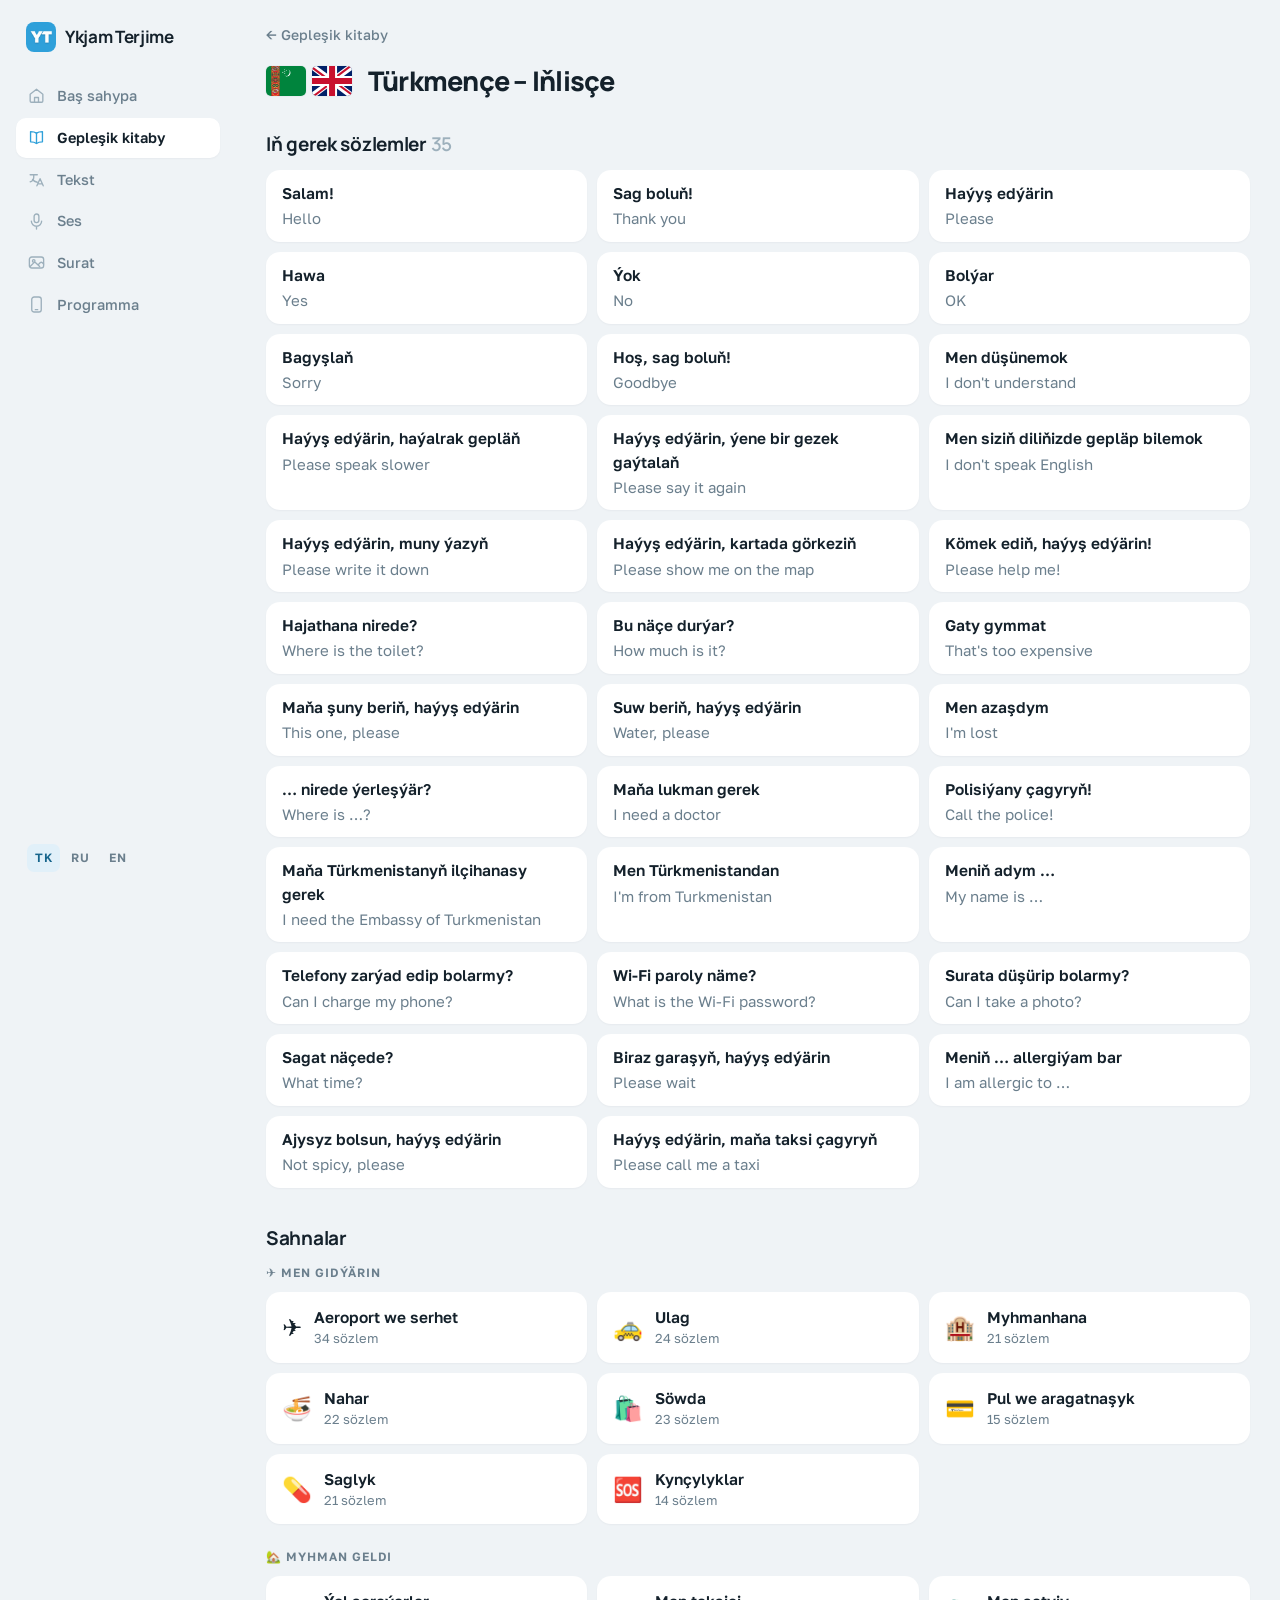
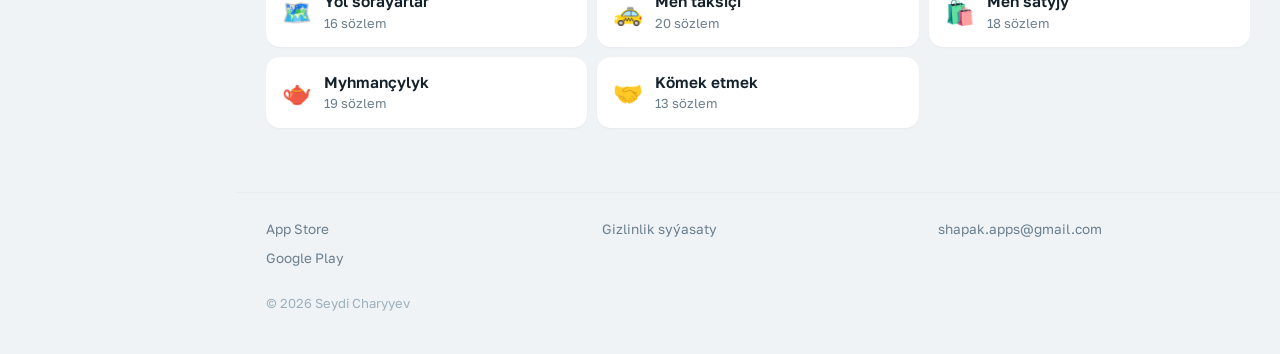
<file: geplesik-kitaby/inlisce/index.html>
<!DOCTYPE html><html lang="tk" class="h-full antialiased"><head><meta charSet="utf-8"/><meta name="viewport" content="width=device-width, initial-scale=1"/><link rel="preload" as="image" href="/icon.png"/><link rel="preload" as="image" href="/flags/tm.svg"/><link rel="preload" as="image" href="/flags/gb.svg"/><link rel="stylesheet" href="/_next/static/chunks/1-q8g4cfqzn8j.css" data-precedence="next"/><link rel="preload" as="script" fetchPriority="low" href="/_next/static/chunks/310vm2bl3xxpt.js"/><script src="/_next/static/chunks/1wnov70f88xjy.js" async=""></script><script src="/_next/static/chunks/39_j1bdzreq0m.js" async=""></script><script src="/_next/static/chunks/0c98xzjfks9hq.js" async=""></script><script src="/_next/static/chunks/turbopack-2u1d16houkiyo.js" async=""></script><script src="/_next/static/chunks/26w5p0i3fiwi9.js" async=""></script><script src="/_next/static/chunks/28rhjzv502-0g.js" async=""></script><script src="/_next/static/chunks/459mdqoqbciuw.js" async=""></script><link rel="preload" href="https://fonts.googleapis.com/css2?family=Golos+Text:wght@400;500;600;700&amp;family=Manrope:wght@600;700;800&amp;display=swap" as="style"/><meta name="theme-color" content="#2FA0D9"/><title>Ykjam Terjime</title><meta name="description" content="Ykjam Terjime — türkmen dili üçin terjimeçi: tekst, ses we surat. Türkmen harplary ä ç ž ň ö ş ü ý klawiaturasyz."/><meta name="robots" content="noindex, nofollow"/><meta property="og:title" content="Ykjam Terjime"/><meta property="og:description" content="Ykjam Terjime — türkmen dili üçin terjimeçi: tekst, ses we surat. Türkmen harplary ä ç ž ň ö ş ü ý klawiaturasyz."/><meta property="og:url" content="https://ykjam-terjime.github.io/"/><meta property="og:image" content="https://ykjam-terjime.github.io/og.png"/><meta property="og:image:width" content="1200"/><meta property="og:image:height" content="630"/><meta property="og:type" content="website"/><meta name="twitter:card" content="summary_large_image"/><meta name="twitter:title" content="Ykjam Terjime"/><meta name="twitter:description" content="Ykjam Terjime — türkmen dili üçin terjimeçi: tekst, ses we surat. Türkmen harplary ä ç ž ň ö ş ü ý klawiaturasyz."/><meta name="twitter:image" content="https://ykjam-terjime.github.io/og.png"/><link rel="icon" href="/favicon.ico?favicon.42km3syks_lcd.ico" sizes="48x48" type="image/x-icon"/><link rel="apple-touch-icon" href="/apple-icon.png?apple-icon.3_3x95x5w6pl6.png" sizes="180x180" type="image/png"/><link rel="preconnect" href="https://fonts.googleapis.com"/><link rel="preconnect" href="https://fonts.gstatic.com" crossorigin=""/><script src="/_next/static/chunks/0cz1d0mv5g_q7.js" noModule=""></script></head><body class="min-h-full bg-bg text-ink"><div hidden=""><!--$--><!--/$--></div><link rel="stylesheet" href="https://fonts.googleapis.com/css2?family=Golos+Text:wght@400;500;600;700&amp;family=Manrope:wght@600;700;800&amp;display=swap"/><a href="#content" class="sr-only focus:not-sr-only focus:absolute focus:top-3 focus:left-3 focus:z-50 focus:rounded-pill focus:bg-brand focus:px-4 focus:py-2 focus:text-[14px] focus:font-semibold focus:text-on-brand">Esasy mazmuna geç</a><div class="grid grid-cols-[minmax(0,1fr)] md:grid-cols-[236px_minmax(0,1fr)]"><aside class="flex flex-col px-4 pt-[22px] pb-7 md:sticky md:top-0 md:h-screen"><a class="mb-5 flex items-center gap-[9px] px-[10px] pb-1 no-underline" href="/"><img src="/icon.png" alt="" width="192" height="192" class="size-[30px] rounded-lg"/><span class="font-display text-[17px] font-bold tracking-[-0.02em] text-ink">Ykjam Terjime</span></a><nav class="flex gap-[3px] overflow-x-auto pb-1 md:flex-col md:gap-[2px] md:overflow-visible md:pb-0"><a class="flex flex-auto flex-col items-center justify-center gap-[3px] rounded-[10px] px-[2px] py-[7px] text-center text-[11px] leading-tight font-medium no-underline md:flex-none md:flex-row md:justify-start md:gap-[11px] md:px-[11px] md:py-[9px] md:text-left md:text-[14.5px] md:leading-normal md:whitespace-nowrap bg-card text-muted shadow-card md:bg-transparent md:shadow-none md:hover:bg-card [&amp;_svg]:text-faint" href="/"><svg class="size-[19px] shrink-0" viewBox="0 0 24 24" fill="none" stroke="currentColor" stroke-width="1.7" stroke-linecap="round" stroke-linejoin="round" aria-hidden="true"><path d="M4 10.5L12 4l8 6.5V19a1.5 1.5 0 0 1-1.5 1.5h-13A1.5 1.5 0 0 1 4 19z"></path><path d="M9.5 20.5v-6h5v6"></path></svg><span>Baş sahypa</span></a><a aria-current="page" class="flex flex-auto flex-col items-center justify-center gap-[3px] rounded-[10px] px-[2px] py-[7px] text-center text-[11px] leading-tight font-medium no-underline md:flex-none md:flex-row md:justify-start md:gap-[11px] md:px-[11px] md:py-[9px] md:text-left md:text-[14.5px] md:leading-normal md:whitespace-nowrap bg-card text-ink font-semibold shadow-card [&amp;_svg]:text-brand" href="/geplesik-kitaby/"><svg class="size-[19px] shrink-0" viewBox="0 0 24 24" fill="none" stroke="currentColor" stroke-width="1.7" stroke-linecap="round" stroke-linejoin="round" aria-hidden="true"><path d="M12 6.5C10.3 5.2 7.9 4.5 4.5 4.5v13c3.4 0 5.8.7 7.5 2 1.7-1.3 4.1-2 7.5-2v-13c-3.4 0-5.8.7-7.5 2z"></path><path d="M12 6.5v13"></path></svg><span>Gepleşik kitaby</span></a><a class="flex flex-auto flex-col items-center justify-center gap-[3px] rounded-[10px] px-[2px] py-[7px] text-center text-[11px] leading-tight font-medium no-underline md:flex-none md:flex-row md:justify-start md:gap-[11px] md:px-[11px] md:py-[9px] md:text-left md:text-[14.5px] md:leading-normal md:whitespace-nowrap bg-card text-muted shadow-card md:bg-transparent md:shadow-none md:hover:bg-card [&amp;_svg]:text-faint" href="/tekst/"><svg class="size-[19px] shrink-0" viewBox="0 0 24 24" fill="none" stroke="currentColor" stroke-width="1.7" stroke-linecap="round" stroke-linejoin="round" aria-hidden="true"><path d="M4 6h9M8.5 6v3c0 3-2 5-4.5 6"></path><path d="M7 12c1.5 2 3.5 3 6 3.5"></path><path d="M12.5 20l4-9 4 9M14 17.5h5"></path></svg><span>Tekst</span></a><a class="flex flex-auto flex-col items-center justify-center gap-[3px] rounded-[10px] px-[2px] py-[7px] text-center text-[11px] leading-tight font-medium no-underline md:flex-none md:flex-row md:justify-start md:gap-[11px] md:px-[11px] md:py-[9px] md:text-left md:text-[14.5px] md:leading-normal md:whitespace-nowrap bg-card text-muted shadow-card md:bg-transparent md:shadow-none md:hover:bg-card [&amp;_svg]:text-faint" href="/ses/"><svg class="size-[19px] shrink-0" viewBox="0 0 24 24" fill="none" stroke="currentColor" stroke-width="1.7" stroke-linecap="round" stroke-linejoin="round" aria-hidden="true"><rect x="9" y="2.5" width="6" height="11" rx="3"></rect><path d="M5.5 11.5a6.5 6.5 0 0 0 13 0M12 18v3.5"></path></svg><span>Ses</span></a><a class="flex flex-auto flex-col items-center justify-center gap-[3px] rounded-[10px] px-[2px] py-[7px] text-center text-[11px] leading-tight font-medium no-underline md:flex-none md:flex-row md:justify-start md:gap-[11px] md:px-[11px] md:py-[9px] md:text-left md:text-[14.5px] md:leading-normal md:whitespace-nowrap bg-card text-muted shadow-card md:bg-transparent md:shadow-none md:hover:bg-card [&amp;_svg]:text-faint" href="/surat/"><svg class="size-[19px] shrink-0" viewBox="0 0 24 24" fill="none" stroke="currentColor" stroke-width="1.7" stroke-linecap="round" stroke-linejoin="round" aria-hidden="true"><rect x="3" y="5" width="18" height="14" rx="3"></rect><circle cx="8.5" cy="10" r="1.6"></circle><path d="M4 17l4.5-4.5a2 2 0 0 1 2.8 0L16 17M15 14l1.6-1.6a2 2 0 0 1 2.8 0L21 14"></path></svg><span>Surat</span></a><a class="flex flex-auto flex-col items-center justify-center gap-[3px] rounded-[10px] px-[2px] py-[7px] text-center text-[11px] leading-tight font-medium no-underline md:flex-none md:flex-row md:justify-start md:gap-[11px] md:px-[11px] md:py-[9px] md:text-left md:text-[14.5px] md:leading-normal md:whitespace-nowrap bg-card text-muted shadow-card md:bg-transparent md:shadow-none md:hover:bg-card [&amp;_svg]:text-faint" href="/programma/"><svg class="size-[19px] shrink-0" viewBox="0 0 24 24" fill="none" stroke="currentColor" stroke-width="1.7" stroke-linecap="round" stroke-linejoin="round" aria-hidden="true"><rect x="6" y="2.5" width="12" height="19" rx="3"></rect><path d="M10.5 18.5h3"></path></svg><span>Programma</span></a></nav><div class="mt-3 px-[2px] md:mt-auto md:px-[11px] md:pt-[14px]"><div class="flex gap-[3px]" role="group" aria-label="Interface language"><button type="button" aria-pressed="true" class="cursor-pointer rounded-[7px] px-2 py-[5px] text-[12px] font-semibold tracking-[0.06em] bg-brand-soft text-brand-deep">TK</button><button type="button" aria-pressed="false" class="cursor-pointer rounded-[7px] px-2 py-[5px] text-[12px] font-semibold tracking-[0.06em] text-muted hover:bg-card hover:text-ink">RU</button><button type="button" aria-pressed="false" class="cursor-pointer rounded-[7px] px-2 py-[5px] text-[12px] font-semibold tracking-[0.06em] text-muted hover:bg-card hover:text-ink">EN</button></div></div></aside><div class="flex min-w-0 flex-col md:min-h-screen"><main id="content" class="flex-1 px-4 pt-4 pb-10 md:px-[30px] md:pt-[22px]"><section><a class="mb-4 inline-block text-[14px] font-medium text-muted no-underline hover:text-brand-deep" href="/geplesik-kitaby/">← <!-- -->Gepleşik kitaby</a><div class="mb-7 flex flex-wrap items-center gap-x-4 gap-y-3"><div class="flex gap-[6px]"><img src="/flags/tm.svg" alt="" width="40" height="30" class="h-[30px] w-[40px] rounded-[5px] shrink-0 object-cover ring-1 ring-line"/><img src="/flags/gb.svg" alt="" width="40" height="30" class="h-[30px] w-[40px] rounded-[5px] shrink-0 object-cover ring-1 ring-line"/></div><h1 class="font-display text-[27px] font-extrabold tracking-[-0.028em] text-ink">Türkmençe – Iňlisçe</h1></div><h2 class="mb-3 font-display text-[19px] font-bold tracking-[-0.015em] text-ink">Iň gerek sözlemler<!-- --> <span class="font-semibold text-faint">35</span></h2><div class="mb-9 grid gap-[10px] sm:grid-cols-2 lg:grid-cols-3"><div class="rounded-box bg-card shadow-card px-4 py-3"><p class="text-[15.5px] font-semibold text-ink">Salam!</p><p lang="en" class="mt-[2px] text-[15px] text-muted">Hello</p></div><div class="rounded-box bg-card shadow-card px-4 py-3"><p class="text-[15.5px] font-semibold text-ink">Sag boluň!</p><p lang="en" class="mt-[2px] text-[15px] text-muted">Thank you</p></div><div class="rounded-box bg-card shadow-card px-4 py-3"><p class="text-[15.5px] font-semibold text-ink">Haýyş edýärin</p><p lang="en" class="mt-[2px] text-[15px] text-muted">Please</p></div><div class="rounded-box bg-card shadow-card px-4 py-3"><p class="text-[15.5px] font-semibold text-ink">Hawa</p><p lang="en" class="mt-[2px] text-[15px] text-muted">Yes</p></div><div class="rounded-box bg-card shadow-card px-4 py-3"><p class="text-[15.5px] font-semibold text-ink">Ýok</p><p lang="en" class="mt-[2px] text-[15px] text-muted">No</p></div><div class="rounded-box bg-card shadow-card px-4 py-3"><p class="text-[15.5px] font-semibold text-ink">Bolýar</p><p lang="en" class="mt-[2px] text-[15px] text-muted">OK</p></div><div class="rounded-box bg-card shadow-card px-4 py-3"><p class="text-[15.5px] font-semibold text-ink">Bagyşlaň</p><p lang="en" class="mt-[2px] text-[15px] text-muted">Sorry</p></div><div class="rounded-box bg-card shadow-card px-4 py-3"><p class="text-[15.5px] font-semibold text-ink">Hoş, sag boluň!</p><p lang="en" class="mt-[2px] text-[15px] text-muted">Goodbye</p></div><div class="rounded-box bg-card shadow-card px-4 py-3"><p class="text-[15.5px] font-semibold text-ink">Men düşünemok</p><p lang="en" class="mt-[2px] text-[15px] text-muted">I don&#x27;t understand</p></div><div class="rounded-box bg-card shadow-card px-4 py-3"><p class="text-[15.5px] font-semibold text-ink">Haýyş edýärin, haýalrak gepläň</p><p lang="en" class="mt-[2px] text-[15px] text-muted">Please speak slower</p></div><div class="rounded-box bg-card shadow-card px-4 py-3"><p class="text-[15.5px] font-semibold text-ink">Haýyş edýärin, ýene bir gezek gaýtalaň</p><p lang="en" class="mt-[2px] text-[15px] text-muted">Please say it again</p></div><div class="rounded-box bg-card shadow-card px-4 py-3"><p class="text-[15.5px] font-semibold text-ink">Men siziň diliňizde gepläp bilemok</p><p lang="en" class="mt-[2px] text-[15px] text-muted">I don&#x27;t speak English</p></div><div class="rounded-box bg-card shadow-card px-4 py-3"><p class="text-[15.5px] font-semibold text-ink">Haýyş edýärin, muny ýazyň</p><p lang="en" class="mt-[2px] text-[15px] text-muted">Please write it down</p></div><div class="rounded-box bg-card shadow-card px-4 py-3"><p class="text-[15.5px] font-semibold text-ink">Haýyş edýärin, kartada görkeziň</p><p lang="en" class="mt-[2px] text-[15px] text-muted">Please show me on the map</p></div><div class="rounded-box bg-card shadow-card px-4 py-3"><p class="text-[15.5px] font-semibold text-ink">Kömek ediň, haýyş edýärin!</p><p lang="en" class="mt-[2px] text-[15px] text-muted">Please help me!</p></div><div class="rounded-box bg-card shadow-card px-4 py-3"><p class="text-[15.5px] font-semibold text-ink">Hajathana nirede?</p><p lang="en" class="mt-[2px] text-[15px] text-muted">Where is the toilet?</p></div><div class="rounded-box bg-card shadow-card px-4 py-3"><p class="text-[15.5px] font-semibold text-ink">Bu näçe durýar?</p><p lang="en" class="mt-[2px] text-[15px] text-muted">How much is it?</p></div><div class="rounded-box bg-card shadow-card px-4 py-3"><p class="text-[15.5px] font-semibold text-ink">Gaty gymmat</p><p lang="en" class="mt-[2px] text-[15px] text-muted">That&#x27;s too expensive</p></div><div class="rounded-box bg-card shadow-card px-4 py-3"><p class="text-[15.5px] font-semibold text-ink">Maňa şuny beriň, haýyş edýärin</p><p lang="en" class="mt-[2px] text-[15px] text-muted">This one, please</p></div><div class="rounded-box bg-card shadow-card px-4 py-3"><p class="text-[15.5px] font-semibold text-ink">Suw beriň, haýyş edýärin</p><p lang="en" class="mt-[2px] text-[15px] text-muted">Water, please</p></div><div class="rounded-box bg-card shadow-card px-4 py-3"><p class="text-[15.5px] font-semibold text-ink">Men azaşdym</p><p lang="en" class="mt-[2px] text-[15px] text-muted">I&#x27;m lost</p></div><div class="rounded-box bg-card shadow-card px-4 py-3"><p class="text-[15.5px] font-semibold text-ink">… nirede ýerleşýär?</p><p lang="en" class="mt-[2px] text-[15px] text-muted">Where is …?</p></div><div class="rounded-box bg-card shadow-card px-4 py-3"><p class="text-[15.5px] font-semibold text-ink">Maňa lukman gerek</p><p lang="en" class="mt-[2px] text-[15px] text-muted">I need a doctor</p></div><div class="rounded-box bg-card shadow-card px-4 py-3"><p class="text-[15.5px] font-semibold text-ink">Polisiýany çagyryň!</p><p lang="en" class="mt-[2px] text-[15px] text-muted">Call the police!</p></div><div class="rounded-box bg-card shadow-card px-4 py-3"><p class="text-[15.5px] font-semibold text-ink">Maňa Türkmenistanyň ilçihanasy gerek</p><p lang="en" class="mt-[2px] text-[15px] text-muted">I need the Embassy of Turkmenistan</p></div><div class="rounded-box bg-card shadow-card px-4 py-3"><p class="text-[15.5px] font-semibold text-ink">Men Türkmenistandan</p><p lang="en" class="mt-[2px] text-[15px] text-muted">I&#x27;m from Turkmenistan</p></div><div class="rounded-box bg-card shadow-card px-4 py-3"><p class="text-[15.5px] font-semibold text-ink">Meniň adym …</p><p lang="en" class="mt-[2px] text-[15px] text-muted">My name is …</p></div><div class="rounded-box bg-card shadow-card px-4 py-3"><p class="text-[15.5px] font-semibold text-ink">Telefony zarýad edip bolarmy?</p><p lang="en" class="mt-[2px] text-[15px] text-muted">Can I charge my phone?</p></div><div class="rounded-box bg-card shadow-card px-4 py-3"><p class="text-[15.5px] font-semibold text-ink">Wi-Fi paroly näme?</p><p lang="en" class="mt-[2px] text-[15px] text-muted">What is the Wi-Fi password?</p></div><div class="rounded-box bg-card shadow-card px-4 py-3"><p class="text-[15.5px] font-semibold text-ink">Surata düşürip bolarmy?</p><p lang="en" class="mt-[2px] text-[15px] text-muted">Can I take a photo?</p></div><div class="rounded-box bg-card shadow-card px-4 py-3"><p class="text-[15.5px] font-semibold text-ink">Sagat näçede?</p><p lang="en" class="mt-[2px] text-[15px] text-muted">What time?</p></div><div class="rounded-box bg-card shadow-card px-4 py-3"><p class="text-[15.5px] font-semibold text-ink">Biraz garaşyň, haýyş edýärin</p><p lang="en" class="mt-[2px] text-[15px] text-muted">Please wait</p></div><div class="rounded-box bg-card shadow-card px-4 py-3"><p class="text-[15.5px] font-semibold text-ink">Meniň … allergiýam bar</p><p lang="en" class="mt-[2px] text-[15px] text-muted">I am allergic to …</p></div><div class="rounded-box bg-card shadow-card px-4 py-3"><p class="text-[15.5px] font-semibold text-ink">Ajysyz bolsun, haýyş edýärin</p><p lang="en" class="mt-[2px] text-[15px] text-muted">Not spicy, please</p></div><div class="rounded-box bg-card shadow-card px-4 py-3"><p class="text-[15.5px] font-semibold text-ink">Haýyş edýärin, maňa taksi çagyryň</p><p lang="en" class="mt-[2px] text-[15px] text-muted">Please call me a taxi</p></div></div><h2 class="mb-3 font-display text-[19px] font-bold tracking-[-0.015em] text-ink">Sahnalar</h2><div class="mb-6"><p class="mb-[10px] text-[12px] font-semibold tracking-[0.08em] text-muted uppercase"><span aria-hidden="true">✈️</span> <!-- -->Men gidýärin</p><div class="grid gap-[10px] sm:grid-cols-2 lg:grid-cols-3"><div class="rounded-box bg-card shadow-card flex items-center gap-3 px-4 py-[14px]"><span class="text-[24px] leading-none" aria-hidden="true">✈️</span><div><p class="text-[15.5px] font-semibold text-ink">Aeroport we serhet</p><p class="text-[13px] text-muted">34 sözlem</p></div></div><div class="rounded-box bg-card shadow-card flex items-center gap-3 px-4 py-[14px]"><span class="text-[24px] leading-none" aria-hidden="true">🚕</span><div><p class="text-[15.5px] font-semibold text-ink">Ulag</p><p class="text-[13px] text-muted">24 sözlem</p></div></div><div class="rounded-box bg-card shadow-card flex items-center gap-3 px-4 py-[14px]"><span class="text-[24px] leading-none" aria-hidden="true">🏨</span><div><p class="text-[15.5px] font-semibold text-ink">Myhmanhana</p><p class="text-[13px] text-muted">21 sözlem</p></div></div><div class="rounded-box bg-card shadow-card flex items-center gap-3 px-4 py-[14px]"><span class="text-[24px] leading-none" aria-hidden="true">🍜</span><div><p class="text-[15.5px] font-semibold text-ink">Nahar</p><p class="text-[13px] text-muted">22 sözlem</p></div></div><div class="rounded-box bg-card shadow-card flex items-center gap-3 px-4 py-[14px]"><span class="text-[24px] leading-none" aria-hidden="true">🛍️</span><div><p class="text-[15.5px] font-semibold text-ink">Söwda</p><p class="text-[13px] text-muted">23 sözlem</p></div></div><div class="rounded-box bg-card shadow-card flex items-center gap-3 px-4 py-[14px]"><span class="text-[24px] leading-none" aria-hidden="true">💳</span><div><p class="text-[15.5px] font-semibold text-ink">Pul we aragatnaşyk</p><p class="text-[13px] text-muted">15 sözlem</p></div></div><div class="rounded-box bg-card shadow-card flex items-center gap-3 px-4 py-[14px]"><span class="text-[24px] leading-none" aria-hidden="true">💊</span><div><p class="text-[15.5px] font-semibold text-ink">Saglyk</p><p class="text-[13px] text-muted">21 sözlem</p></div></div><div class="rounded-box bg-card shadow-card flex items-center gap-3 px-4 py-[14px]"><span class="text-[24px] leading-none" aria-hidden="true">🆘</span><div><p class="text-[15.5px] font-semibold text-ink">Kynçylyklar</p><p class="text-[13px] text-muted">14 sözlem</p></div></div></div></div><div class="mb-6"><p class="mb-[10px] text-[12px] font-semibold tracking-[0.08em] text-muted uppercase"><span aria-hidden="true">🏡</span> <!-- -->Myhman geldi</p><div class="grid gap-[10px] sm:grid-cols-2 lg:grid-cols-3"><div class="rounded-box bg-card shadow-card flex items-center gap-3 px-4 py-[14px]"><span class="text-[24px] leading-none" aria-hidden="true">🗺️</span><div><p class="text-[15.5px] font-semibold text-ink">Ýol soraýarlar</p><p class="text-[13px] text-muted">16 sözlem</p></div></div><div class="rounded-box bg-card shadow-card flex items-center gap-3 px-4 py-[14px]"><span class="text-[24px] leading-none" aria-hidden="true">🚕</span><div><p class="text-[15.5px] font-semibold text-ink">Men taksiçi</p><p class="text-[13px] text-muted">20 sözlem</p></div></div><div class="rounded-box bg-card shadow-card flex items-center gap-3 px-4 py-[14px]"><span class="text-[24px] leading-none" aria-hidden="true">🛍️</span><div><p class="text-[15.5px] font-semibold text-ink">Men satyjy</p><p class="text-[13px] text-muted">18 sözlem</p></div></div><div class="rounded-box bg-card shadow-card flex items-center gap-3 px-4 py-[14px]"><span class="text-[24px] leading-none" aria-hidden="true">🫖</span><div><p class="text-[15.5px] font-semibold text-ink">Myhmançylyk</p><p class="text-[13px] text-muted">19 sözlem</p></div></div><div class="rounded-box bg-card shadow-card flex items-center gap-3 px-4 py-[14px]"><span class="text-[24px] leading-none" aria-hidden="true">🤝</span><div><p class="text-[15.5px] font-semibold text-ink">Kömek etmek</p><p class="text-[13px] text-muted">13 sözlem</p></div></div></div></div></section><!--$--><!--/$--></main><footer class="mt-auto grid grid-cols-2 gap-x-6 gap-y-3 border-t border-line px-4 pt-[26px] pb-10 md:grid-cols-3 md:px-[30px]"><div class="flex flex-col gap-[9px]"><a class="text-[13.5px] text-muted no-underline hover:text-brand-deep" href="https://apps.apple.com/app/ykjam-terjime/id6758071845">App Store</a><a class="text-[13.5px] text-muted no-underline hover:text-brand-deep" href="https://play.google.com/store/apps/details?id=com.shapak.translator">Google Play</a></div><div class="flex flex-col gap-[9px]"><a class="text-[13.5px] text-muted no-underline hover:text-brand-deep" href="/privacy-policy.html">Gizlinlik syýasaty</a></div><div class="flex flex-col gap-[9px]"><a class="text-[13.5px] text-muted no-underline hover:text-brand-deep" href="mailto:shapak.apps@gmail.com">shapak.apps@gmail.com</a></div><span class="col-span-full mt-[14px] text-[13px] text-faint">© 2026 Seydi Charyyev</span></footer></div></div><script id="_R_">(globalThis["TURBOPACK"] || (globalThis["TURBOPACK"] = [])).push({"otherChunks":["static/chunks/310vm2bl3xxpt.js","static/chunks/1wnov70f88xjy.js","static/chunks/39_j1bdzreq0m.js","static/chunks/0c98xzjfks9hq.js"],"runtimeModuleIds":[94553]});</script><script src="/_next/static/chunks/310vm2bl3xxpt.js" async=""></script><script>(self.__next_f=self.__next_f||[]).push([0])</script><script>self.__next_f.push([1,"1:\"$Sreact.fragment\"\n2:\"/_next/static/chunks/26w5p0i3fiwi9.js\"\n3:I[96923,[\"$2\"],\"UiProvider\"]\n4:I[14508,[\"$2\"],\"SkipLink\"]\n5:I[87771,[\"$2\"],\"Sidebar\"]\n6:I[39756,[\"$2\"],\"default\"]\n7:I[37457,[\"$2\"],\"default\"]\n8:\"/_next/static/chunks/28rhjzv502-0g.js\"\n9:I[36768,[\"$2\",\"$8\"],\"default\"]\na:I[56691,[\"$2\"],\"Footer\"]\n10:I[97367,[\"$2\"],\"OutletBoundary\"]\n11:\"$Sreact.suspense\"\n13:\"ViewportBoundary\"\n14:I[97367,[\"$2\"],\"$13\"]\n16:\"MetadataBoundary\"\n17:I[97367,[\"$2\"],\"$16\"]\n19:I[68027,[\"$2\"],\"default\",1]\n:HL[\"/_next/static/chunks/1-q8g4cfqzn8j.css\",\"style\"]\n:HL[\"https://fonts.googleapis.com/css2?family=Golos+Text:wght@400;500;600;700\u0026family=Manrope:wght@600;700;800\u0026display=swap\",\"style\"]\nc:X\ne:[[\"children\",{\"s\":\"__PAGE__\",\"h\":512,\"d\":{\"r\":[\"$\",\"$1\",\"c\",{\"children\":[\"$Lf\",[[\"$\",\"script\",\"script-0\",{\"src\":\"/_next/static/chunks/459mdqoqbciuw.js\",\"async\":true,\"nonce\":\"$undefined\"}]],[\"$\",\"$L10\",null,{\"children\":[\"$\",\"$11\",null,{\"name\":\"Next.MetadataOutlet\",\"children\":\"$@12\"}]}]]}],\"p\":false,\"v\":null}}]]\nd:[[\"children\",{\"s\":{\"n\":\"pair\",\"t\":\"d\",\"k\":\"inlisce\",\"s\":[]},\"h\":66048,\"d\":{\"r\":[\"$\",\"$1\",\"c\",{\"children\":[null,[\"$\",\"$L6\",null,{\"parallelRouterKey\":\"children\",\"error\":\"$undefined\",\"errorStyles\":\"$undefined\",\"errorScripts\":\"$undefined\",\"template\":[\"$\",\"$L7\",null,{}],\"templateStyles\":\"$undefined\",\"templateScripts\":\"$undefined\",\"notFound\":\"$undefined\",\"forbidden\":\"$undefined\",\"unauthorized\":\"$undefined\"}]]}],\"p\":false,\"v\":\"$c\"},\"c\":\"$Qe\"}]]\nb:[[\"children\",{\"s\":\"geplesik-kitaby\",\"h\":131584,\"d\":{\"r\":[\"$\",\"$1\",\"c\",{\"children\":[null,[\"$\",\"$L6\",null,{\"parallelRouterKey\":\"children\",\"error\":\"$undefined\",\"errorStyles\":\"$undefined\",\"errorScripts\":\"$undefined\",\"template\":[\"$\",\"$L7\",null,{}],\"templateStyles\":\"$undefined\",\"templateScripts\":\"$undefined\",\"notFound\":\"$undefined\",\"forbidden\":\"$undefined\",\"unauthorized\":\"$undefined\"}]]}],\"p\":false,\"v\":\"$c\"},\"c\":\"$Qd\"}]]\n0:{\"P\":null,\"c\":[\"\",\"geplesik-kitaby\",\"inlisce\",\"\"],\"q\":\"\",\"i\":false,\"t\":{\"t\":{\"s\":\"\",\"h\":131600,\"d\":{\"r\":[\"$\",\"$1\",\"c\",{\"children\":[[[\"$\",\"link\",\"0\",{\"rel\":\"stylesheet\",\"href\":\"/_next/static/chunks/1-q8g4cfqzn8j.css\",\"precedence\":\"next\",\"crossOrigin\":\"$undefined\",\"nonce\":\"$undefined\"}],[\"$\",\"script\",\"script-0\",{\"src\":\"/_next/static/chunks/26w5p0i3fiwi9.js\",\"async\":true,\"nonce\":\"$undefined\"}]],[\"$\",\"html\",null,{\"lang\":\"tk\",\"className\":\"h-full antialiased\",\"children\":[[\"$\",\"link\",null,{\"rel\":\"preconnect\",\"href\":\"https://fonts.googleapis.com\"}],[\"$\",\"link\",null,{\"rel\":\"preconnect\",\"href\":\"https://fonts.gstatic.com\",\"crossOrigin\":\"\"}],[\"$\",\"link\",null,{\"rel\":\"stylesheet\",\"href\":\"https://fonts.googleapis.com/css2?family=Golos+Text:wght@400;500;600;700\u0026family=Manrope:wght@600;700;800\u0026display=swap\"}],[\"$\",\"body\",null,{\"className\":\"min-h-full bg-bg text-ink\",\"children\":[\"$\",\"$L3\",null,{\"children\":[[\"$\",\"$L4\",null,{}],[\"$\",\"div\",null,{\"className\":\"grid grid-cols-[minmax(0,1fr)] md:grid-cols-[236px_minmax(0,1fr)]\",\"children\":[[\"$\",\"$L5\",null,{}],[\"$\",\"div\",null,{\"className\":\"flex min-w-0 flex-col md:min-h-screen\",\"children\":[[\"$\",\"main\",null,{\"id\":\"content\",\"className\":\"flex-1 px-4 pt-4 pb-10 md:px-[30px] md:pt-[22px]\",\"children\":[\"$\",\"$L6\",null,{\"parallelRouterKey\":\"children\",\"error\":\"$undefined\",\"errorStyles\":\"$undefined\",\"errorScripts\":\"$undefined\",\"template\":[\"$\",\"$L7\",null,{}],\"templateStyles\":\"$undefined\",\"templateScripts\":\"$undefined\",\"notFound\":[[\"$\",\"$L9\",null,{}],[]],\"forbidden\":\"$undefined\",\"unauthorized\":\"$undefined\"}]}],[\"$\",\"$La\",null,{}]]}]]}]]}]}]]}]]}],\"p\":false,\"v\":null},\"c\":\"$Qb\"},\"h\":{\"r\":[\"$\",\"$1\",\"h\",{\"children\":[null,[\"$\",\"$L14\",null,{\"children\":\"$L15\"}],[\"$\",\"$L17\",null,{\"children\":[[\"$\",\"div\",null,{\"hidden\":true,\"children\":[\"$\",\"$11\",null,{\"name\":\"Next.Metadata\",\"children\":\"$L18\"}]}],null]}],null]}],\"p\":false,\"v\":null}},\"m\":\"$undefined\",\"G\":[\"$19\",[[\"$\",\"link\",\"0\",{\"rel\":\"stylesheet\",\"href\":\"/_next/static/chunks/1-q8g4cfqzn8j.css\",\"precedence\":\"next\",\"crossOrigin\":\"$undefined\",\"nonce\":\"$undefined\"}]]],\"S\":true,\"r\":\"$undefined\",\"s\":\"$undefined\",\"a\":\"$undefined\",\"l\":\"$undefined\",\"p\":\"$undefined\",\"d\":\"$undefined\",\"b\":\"GVlTnF2nmKoT1v6a9K-7W\"}\n1a:\"/_next/static/chunks/459mdqoqbciuw.js\"\n1b:I[44650,[\"$2\",\"$1a\"],\"PairView\"]\nc:C\nf:[\"$\",\"$L1b\",null,{\"slug\":\"inlisce\",\"data\":{\"survival\":[{\"id\":\"sv.hello\",\"tk\":\"Salam!\",\"other\":\"Hello\",\"translit\":\"$undefined\"},{\"id\":\"sv.thanks\",\"tk\":\"Sag boluň!\",\"other\":\"Thank you\",\"translit\":\"$undefined\"},{\"id\":\"sv.please\",\"tk\":\"Haýyş edýärin\",\"other\":\"Please\",\"translit\":\"$undefined\"},{\"id\":\"sv.yes\",\"tk\":\"Hawa\",\"other\":\"Yes\",\"translit\":\"$undefined\"},{\"id\":\"sv.no\",\"tk\":\"Ýok\",\"other\":\"No\",\"translit\":\"$undefined\"},{\"id\":\"sv.ok\",\"tk\":\"Bolýar\",\"other\":\"OK\",\"translit\":\"$undefined\"},{\"id\":\"sv.sorry\",\"tk\":\"Bagyşlaň\",\"other\":\"Sorry\",\"translit\":\"$undefined\"},{\"id\":\"sv.goodbye\",\"tk\":\"Hoş, sag boluň!\",\"other\":\"Goodbye\",\"translit\":\"$undefined\"},{\"id\":\"sv.dont-understand\",\"tk\":\"Men düşünemok\",\"other\":\"I don't understand\",\"translit\":\"$undefined\"},{\"id\":\"sv.speak-slower\",\"tk\":\"Haýyş edýärin, haýalrak gepläň\",\"other\":\"Please speak slower\",\"translit\":\"$undefined\"},{\"id\":\"sv.repeat\",\"tk\":\"Haýyş edýärin, ýene bir gezek gaýtalaň\",\"other\":\"Please say it again\",\"translit\":\"$undefined\"},{\"id\":\"sv.no-language\",\"tk\":\"Men siziň diliňizde gepläp bilemok\",\"other\":\"I don't speak English\",\"translit\":\"$undefined\"},{\"id\":\"sv.write-it\",\"tk\":\"Haýyş edýärin, muny ýazyň\",\"other\":\"Please write it down\",\"translit\":\"$undefined\"},{\"id\":\"sv.show-map\",\"tk\":\"Haýyş edýärin, kartada görkeziň\",\"other\":\"Please show me on the map\",\"translit\":\"$undefined\"},{\"id\":\"sv.help\",\"tk\":\"Kömek ediň, haýyş edýärin!\",\"other\":\"Please help me!\",\"translit\":\"$undefined\"},{\"id\":\"sv.where-toilet\",\"tk\":\"Hajathana nirede?\",\"other\":\"Where is the toilet?\",\"translit\":\"$undefined\"},{\"id\":\"sv.how-much\",\"tk\":\"Bu näçe durýar?\",\"other\":\"How much is it?\",\"translit\":\"$undefined\"},{\"id\":\"sv.too-expensive\",\"tk\":\"Gaty gymmat\",\"other\":\"That's too expensive\",\"translit\":\"$undefined\"},{\"id\":\"sv.i-want-this\",\"tk\":\"Maňa şuny beriň, haýyş edýärin\",\"other\":\"This one, please\",\"translit\":\"$undefined\"},{\"id\":\"sv.water\",\"tk\":\"Suw beriň, haýyş edýärin\",\"other\":\"Water, please\",\"translit\":\"$undefined\"},{\"id\":\"sv.im-lost\",\"tk\":\"Men azaşdym\",\"other\":\"I'm lost\",\"translit\":\"$undefined\"},{\"id\":\"sv.where-is\",\"tk\":\"… nirede ýerleşýär?\",\"other\":\"Where is …?\",\"translit\":\"$undefined\"},{\"id\":\"sv.need-doctor\",\"tk\":\"Maňa lukman gerek\",\"other\":\"I need a doctor\",\"translit\":\"$undefined\"},{\"id\":\"sv.police\",\"tk\":\"Polisiýany çagyryň!\",\"other\":\"Call the police!\",\"translit\":\"$undefined\"},{\"id\":\"sv.embassy\",\"tk\":\"Maňa Türkmenistanyň ilçihanasy gerek\",\"other\":\"I need the Embassy of Turkmenistan\",\"translit\":\"$undefined\"},{\"id\":\"sv.im-from-tm\",\"tk\":\"Men Türkmenistandan\",\"other\":\"I'm from Turkmenistan\",\"translit\":\"$undefined\"},{\"id\":\"sv.my-name\",\"tk\":\"Meniň adym …\",\"other\":\"My name is …\",\"translit\":\"$undefined\"},{\"id\":\"sv.charge-phone\",\"tk\":\"Telefony zarýad edip bolarmy?\",\"other\":\"Can I charge my phone?\",\"translit\":\"$undefined\"},{\"id\":\"sv.wifi-password\",\"tk\":\"Wi-Fi paroly näme?\",\"other\":\"What is the Wi-Fi password?\",\"translit\":\"$undefined\"},{\"id\":\"sv.can-photo\",\"tk\":\"Surata düşürip bolarmy?\",\"other\":\"Can I take a photo?\",\"translit\":\"$undefined\"},{\"id\":\"sv.when\",\"tk\":\"Sagat näçede?\",\"other\":\"What time?\",\"translit\":\"$undefined\"},{\"id\":\"sv.wait\",\"tk\":\"Biraz garaşyň, haýyş edýärin\",\"other\":\"Please wait\",\"translit\":\"$undefined\"},{\"id\":\"sv.allergy\",\"tk\":\"Meniň … allergiýam bar\",\"other\":\"I am allergic to …\",\"translit\":\"$undefined\"},{\"id\":\"sv.no-spicy\",\"tk\":\"Ajysyz bolsun, haýyş edýärin\",\"other\":\"Not spicy, please\",\"translit\":\"$undefined\"},{\"id\":\"sv.call-taxi\",\"tk\":\"Haýyş edýärin, maňa taksi çagyryň\",\"other\":\"Please call me a taxi\",\"translit\":\"$undefined\"}],\"scenarios\":[{\"id\":\"air\",\"wing\":\"travel\",\"emoji\":\"✈️\",\"title\":{\"tk\":\"Aeroport we serhet\",\"ru\":\"Аэропорт и граница\",\"en\":\"Airport and border\"},\"count\":34},{\"id\":\"transport\",\"wing\":\"travel\",\"emoji\":\"🚕\",\"title\":{\"tk\":\"Ulag\",\"ru\":\"Транспорт\",\"en\":\"Transport\"},\"count\":24},{\"id\":\"hotel\",\"wing\":\"travel\",\"emoji\":\"🏨\",\"title\":{\"tk\":\"Myhmanhana\",\"ru\":\"Гостиница\",\"en\":\"Hotel\"},\"count\":21},{\"id\":\"food\",\"wing\":\"travel\",\"emoji\":\"🍜\",\"title\":{\"tk\":\"Nahar\",\"ru\":\"Еда\",\"en\":\"Food\"},\"count\":22},{\"id\":\"shopping\",\"wing\":\"travel\",\"emoji\":\"🛍️\",\"title\":{\"tk\":\"Söwda\",\"ru\":\"Покупки\",\"en\":\"Shopping\"},\"count\":23},{\"id\":\"money\",\"wing\":\"travel\",\"emoji\":\"💳\",\"title\":{\"tk\":\"Pul we aragatnaşyk\",\"ru\":\"Деньги и связь\",\"en\":\"Money and phone\"},\"count\":15},{\"id\":\"health\",\"wing\":\"travel\",\"emoji\":\"💊\",\"title\":{\"tk\":\"Saglyk\",\"ru\":\"Здоровье\",\"en\":\"Health\"},\"count\":21},{\"id\":\"problems\",\"wing\":\"travel\",\"emoji\":\"🆘\",\"title\":{\"tk\":\"Kynçylyklar\",\"ru\":\"Проблемы\",\"en\":\"Problems\"},\"count\":14},{\"id\":\"directions\",\"wing\":\"host\",\"emoji\":\"🗺️\",\"title\":{\"tk\":\"Ýol soraýarlar\",\"ru\":\"Спрашивают дорогу\",\"en\":\"Asked for directions\"},\"count\":16},{\"id\":\"taxi-driver\",\"wing\":\"host\",\"emoji\":\"🚕\",\"title\":{\"tk\":\"Men taksiçi\",\"ru\":\"Я таксист\",\"en\":\"I'm a taxi driver\"},\"count\":20},{\"id\":\"seller\",\"wing\":\"host\",\"emoji\":\"🛍️\",\"title\":{\"tk\":\"Men satyjy\",\"ru\":\"Я продавец\",\"en\":\"I'm a seller\"},\"count\":18},{\"id\":\"hospitality\",\"wing\":\"host\",\"emoji\":\"🫖\",\"title\":{\"tk\":\"Myhmançylyk\",\"ru\":\"Гостеприимство\",\"en\":\"Hospitality\"},\"count\":19},{\"id\":\"help-tourist\",\"wing\":\"host\",\"emoji\":\"🤝\",\"title\":{\"tk\":\"Kömek etmek\",\"ru\":\"Помочь туристу\",\"en\":\"Helping a tourist\"},\"count\":13}]}}]\n15:[[\"$\",\"meta\",\"0\",{\"charSet\":\"utf-8\"}],[\"$\",\"meta\",\"1\",{\"name\":\"viewport\",\"content\":\"width=device-width, initial-scale=1\"}],[\"$\",\"meta\",\"2\",{\"name\":\"theme-color\",\"content\":\"#2FA0D9\"}]]\n1c:I[27201,[\"$2\"],\"IconMark\"]\n12:null\n18:[[\"$\",\"title\",\"0\",{\"children\":\"Ykjam Terjime\"}],[\"$\",\"meta\",\"1\",{\"name\":\"description\",\"content\":\"Ykjam Terjime — türkmen dili üçin terjimeçi: tekst, ses we surat. Türkmen harplary ä ç ž ň ö ş ü ý klawiaturasyz.\"}],[\"$\",\"meta\",\"2\",{\"name\":\"robots\",\"content\":\"noindex, nofollow\"}],[\"$\",\"meta\",\"3\",{\"property\":\"og:title\",\"content\":\"Ykjam Terjime\"}],[\"$\",\"meta\",\"4\",{\"property\":\"og:description\",\"content\":\"Ykjam Terjime — türkmen dili üçin terjimeçi: tekst, ses we surat. Türkmen harplary ä ç ž ň ö ş ü ý klawiaturasyz.\"}],[\"$\",\"meta\",\"5\",{\"property\":\"og:url\",\"content\":\"https://ykjam-terjime.github.io/\"}],[\"$\",\"meta\",\"6\",{\"property\":\"og:image\",\"content\":\"https://ykjam-terjime.github.io/og.png\"}],[\"$\",\"meta\",\"7\",{\"property\":\"og:image:width\",\"content\":\"1200\"}],[\"$\",\"meta\",\"8\",{\"property\":\"og:image:height\",\"content\":\"630\"}],[\"$\",\"meta\",\"9\",{\"property\":\"og:type\",\"content\":\"website\"}],[\"$\",\"meta\",\"10\",{\"name\":\"twitter:card\",\"content\":\"summary_large_image\"}],[\"$\",\"meta\",\"11\",{\"name\":\"twitter:title\",\"content\":\"Ykjam Terjime\"}],[\"$\",\"meta\",\"12\",{\"name\":\"twitter:description\",\"content\":\"Ykjam Terjime — türkmen dili üçin terjimeçi: tekst, ses we surat. Türkmen harplary ä ç ž ň ö ş ü ý klawiaturasyz.\"}],[\"$\",\"meta\",\"13\",{\"name\":\"twitter:image\",\"content\":\"https://ykjam-terjime.github.io/og.png\"}],[\"$\",\"link\",\"14\",{\"rel\":\"icon\",\"href\":\"/favicon.ico?favicon.42km3syks_lcd.ico\",\"sizes\":\"48x48\",\"type\":\"image/x-icon\"}],[\"$\",\"link\",\"15\",{\"rel\":\"apple-touch-icon\",\"href\":\"/apple-icon.png?apple-icon.3_3x95x5w6pl6.png\",\"sizes\":\"180x180\",\"type\":\"image/png\"}],[\"$\",\"$L1c\",\"16\",{}]]\n"])</script></body></html>
</file>
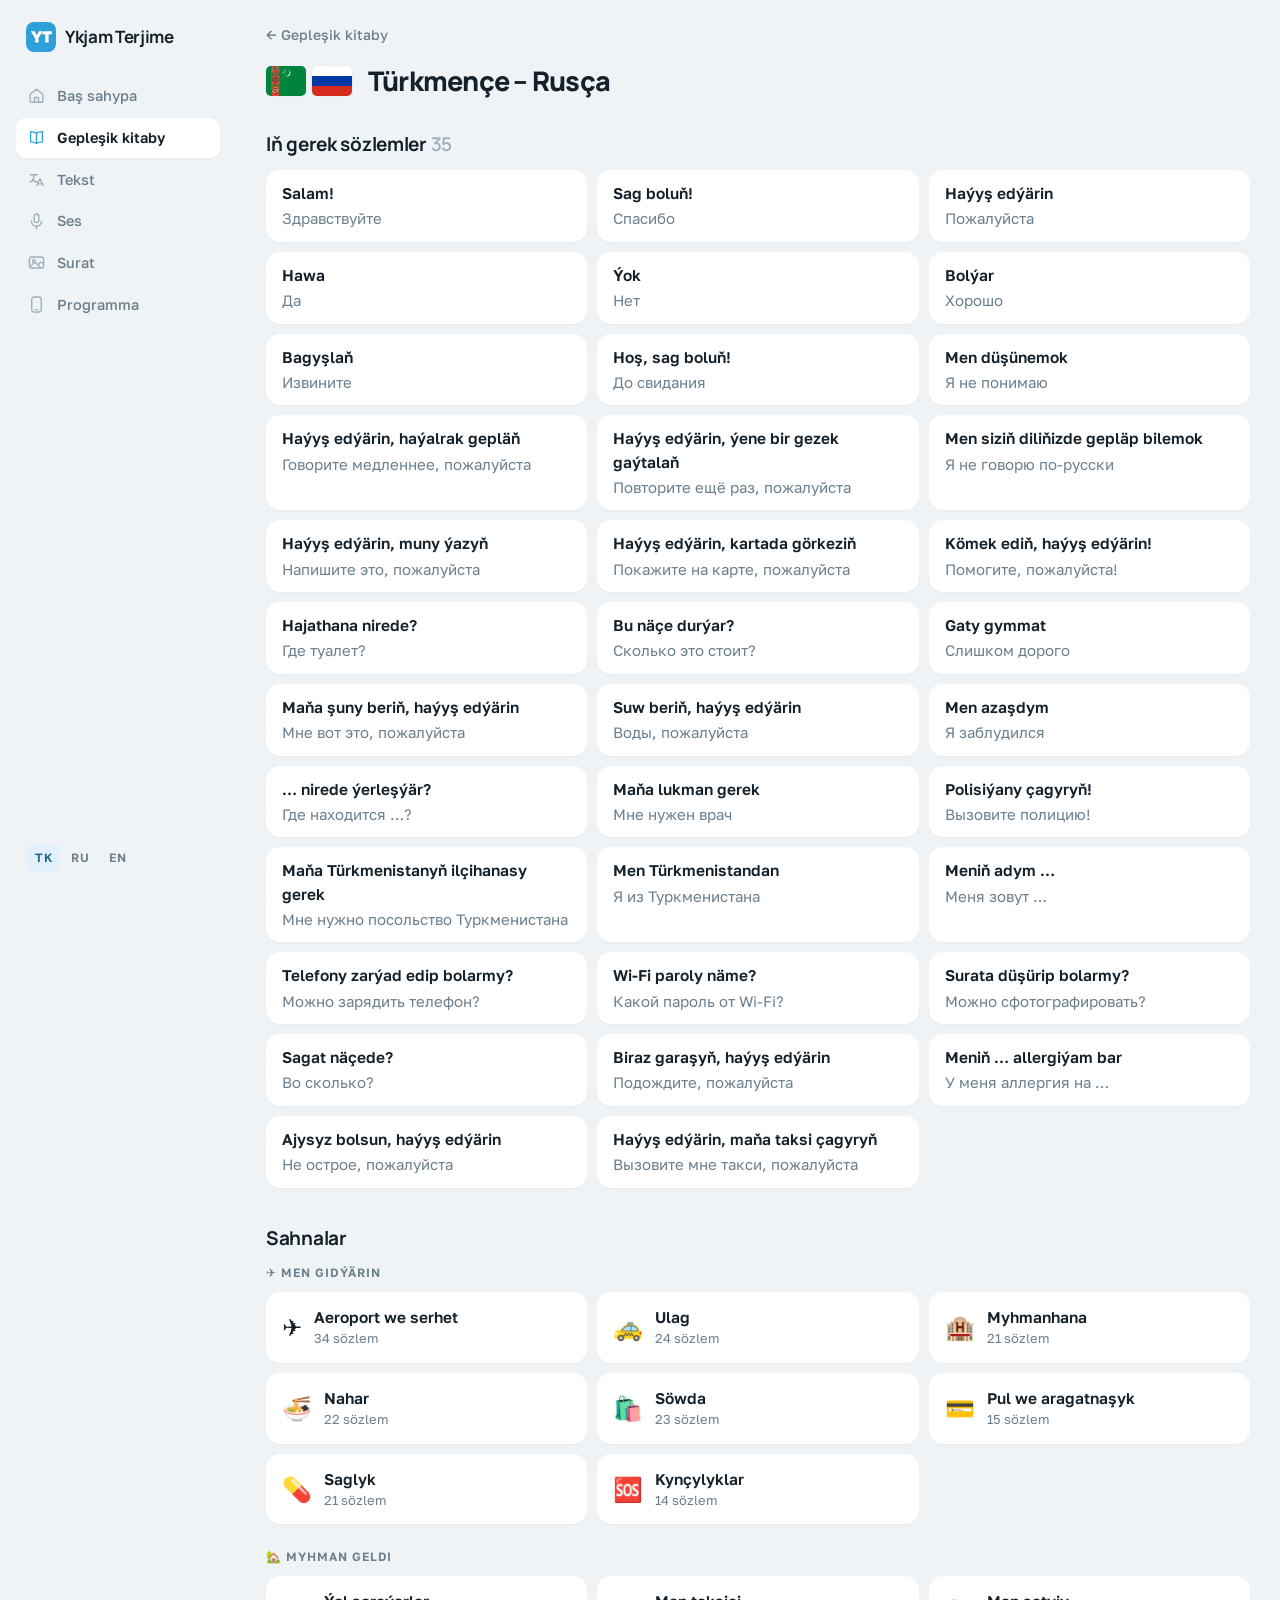
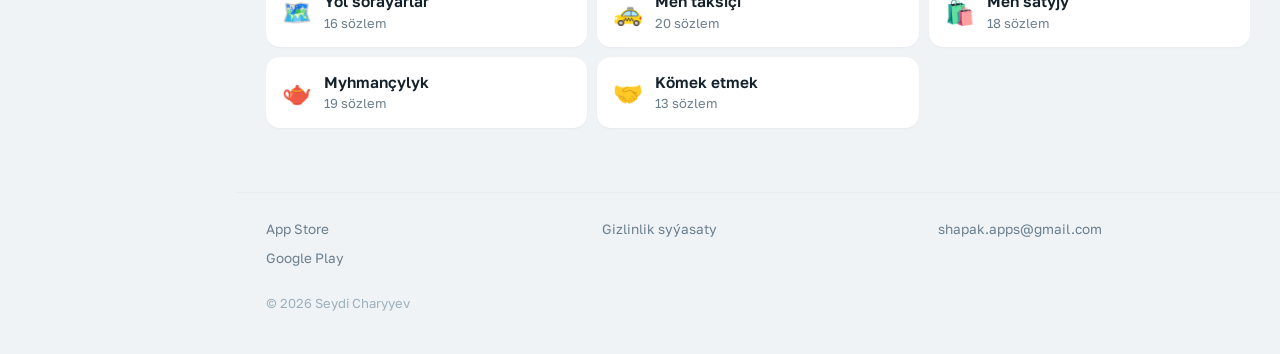
<file: geplesik-kitaby/rusca/index.html>
<!DOCTYPE html><html lang="tk" class="h-full antialiased"><head><meta charSet="utf-8"/><meta name="viewport" content="width=device-width, initial-scale=1"/><link rel="preload" as="image" href="/icon.png"/><link rel="preload" as="image" href="/flags/tm.svg"/><link rel="preload" as="image" href="/flags/ru.svg"/><link rel="stylesheet" href="/_next/static/chunks/1-q8g4cfqzn8j.css" data-precedence="next"/><link rel="preload" as="script" fetchPriority="low" href="/_next/static/chunks/310vm2bl3xxpt.js"/><script src="/_next/static/chunks/1wnov70f88xjy.js" async=""></script><script src="/_next/static/chunks/39_j1bdzreq0m.js" async=""></script><script src="/_next/static/chunks/0c98xzjfks9hq.js" async=""></script><script src="/_next/static/chunks/turbopack-2u1d16houkiyo.js" async=""></script><script src="/_next/static/chunks/26w5p0i3fiwi9.js" async=""></script><script src="/_next/static/chunks/28rhjzv502-0g.js" async=""></script><script src="/_next/static/chunks/459mdqoqbciuw.js" async=""></script><link rel="preload" href="https://fonts.googleapis.com/css2?family=Golos+Text:wght@400;500;600;700&amp;family=Manrope:wght@600;700;800&amp;display=swap" as="style"/><meta name="theme-color" content="#2FA0D9"/><title>Ykjam Terjime</title><meta name="description" content="Ykjam Terjime — türkmen dili üçin terjimeçi: tekst, ses we surat. Türkmen harplary ä ç ž ň ö ş ü ý klawiaturasyz."/><meta name="robots" content="noindex, nofollow"/><meta property="og:title" content="Ykjam Terjime"/><meta property="og:description" content="Ykjam Terjime — türkmen dili üçin terjimeçi: tekst, ses we surat. Türkmen harplary ä ç ž ň ö ş ü ý klawiaturasyz."/><meta property="og:url" content="https://ykjam-terjime.github.io/"/><meta property="og:image" content="https://ykjam-terjime.github.io/og.png"/><meta property="og:image:width" content="1200"/><meta property="og:image:height" content="630"/><meta property="og:type" content="website"/><meta name="twitter:card" content="summary_large_image"/><meta name="twitter:title" content="Ykjam Terjime"/><meta name="twitter:description" content="Ykjam Terjime — türkmen dili üçin terjimeçi: tekst, ses we surat. Türkmen harplary ä ç ž ň ö ş ü ý klawiaturasyz."/><meta name="twitter:image" content="https://ykjam-terjime.github.io/og.png"/><link rel="icon" href="/favicon.ico?favicon.42km3syks_lcd.ico" sizes="48x48" type="image/x-icon"/><link rel="apple-touch-icon" href="/apple-icon.png?apple-icon.3_3x95x5w6pl6.png" sizes="180x180" type="image/png"/><link rel="preconnect" href="https://fonts.googleapis.com"/><link rel="preconnect" href="https://fonts.gstatic.com" crossorigin=""/><script src="/_next/static/chunks/0cz1d0mv5g_q7.js" noModule=""></script></head><body class="min-h-full bg-bg text-ink"><div hidden=""><!--$--><!--/$--></div><link rel="stylesheet" href="https://fonts.googleapis.com/css2?family=Golos+Text:wght@400;500;600;700&amp;family=Manrope:wght@600;700;800&amp;display=swap"/><a href="#content" class="sr-only focus:not-sr-only focus:absolute focus:top-3 focus:left-3 focus:z-50 focus:rounded-pill focus:bg-brand focus:px-4 focus:py-2 focus:text-[14px] focus:font-semibold focus:text-on-brand">Esasy mazmuna geç</a><div class="grid grid-cols-[minmax(0,1fr)] md:grid-cols-[236px_minmax(0,1fr)]"><aside class="flex flex-col px-4 pt-[22px] pb-7 md:sticky md:top-0 md:h-screen"><a class="mb-5 flex items-center gap-[9px] px-[10px] pb-1 no-underline" href="/"><img src="/icon.png" alt="" width="192" height="192" class="size-[30px] rounded-lg"/><span class="font-display text-[17px] font-bold tracking-[-0.02em] text-ink">Ykjam Terjime</span></a><nav class="flex gap-[3px] overflow-x-auto pb-1 md:flex-col md:gap-[2px] md:overflow-visible md:pb-0"><a class="flex flex-auto flex-col items-center justify-center gap-[3px] rounded-[10px] px-[2px] py-[7px] text-center text-[11px] leading-tight font-medium no-underline md:flex-none md:flex-row md:justify-start md:gap-[11px] md:px-[11px] md:py-[9px] md:text-left md:text-[14.5px] md:leading-normal md:whitespace-nowrap bg-card text-muted shadow-card md:bg-transparent md:shadow-none md:hover:bg-card [&amp;_svg]:text-faint" href="/"><svg class="size-[19px] shrink-0" viewBox="0 0 24 24" fill="none" stroke="currentColor" stroke-width="1.7" stroke-linecap="round" stroke-linejoin="round" aria-hidden="true"><path d="M4 10.5L12 4l8 6.5V19a1.5 1.5 0 0 1-1.5 1.5h-13A1.5 1.5 0 0 1 4 19z"></path><path d="M9.5 20.5v-6h5v6"></path></svg><span>Baş sahypa</span></a><a aria-current="page" class="flex flex-auto flex-col items-center justify-center gap-[3px] rounded-[10px] px-[2px] py-[7px] text-center text-[11px] leading-tight font-medium no-underline md:flex-none md:flex-row md:justify-start md:gap-[11px] md:px-[11px] md:py-[9px] md:text-left md:text-[14.5px] md:leading-normal md:whitespace-nowrap bg-card text-ink font-semibold shadow-card [&amp;_svg]:text-brand" href="/geplesik-kitaby/"><svg class="size-[19px] shrink-0" viewBox="0 0 24 24" fill="none" stroke="currentColor" stroke-width="1.7" stroke-linecap="round" stroke-linejoin="round" aria-hidden="true"><path d="M12 6.5C10.3 5.2 7.9 4.5 4.5 4.5v13c3.4 0 5.8.7 7.5 2 1.7-1.3 4.1-2 7.5-2v-13c-3.4 0-5.8.7-7.5 2z"></path><path d="M12 6.5v13"></path></svg><span>Gepleşik kitaby</span></a><a class="flex flex-auto flex-col items-center justify-center gap-[3px] rounded-[10px] px-[2px] py-[7px] text-center text-[11px] leading-tight font-medium no-underline md:flex-none md:flex-row md:justify-start md:gap-[11px] md:px-[11px] md:py-[9px] md:text-left md:text-[14.5px] md:leading-normal md:whitespace-nowrap bg-card text-muted shadow-card md:bg-transparent md:shadow-none md:hover:bg-card [&amp;_svg]:text-faint" href="/tekst/"><svg class="size-[19px] shrink-0" viewBox="0 0 24 24" fill="none" stroke="currentColor" stroke-width="1.7" stroke-linecap="round" stroke-linejoin="round" aria-hidden="true"><path d="M4 6h9M8.5 6v3c0 3-2 5-4.5 6"></path><path d="M7 12c1.5 2 3.5 3 6 3.5"></path><path d="M12.5 20l4-9 4 9M14 17.5h5"></path></svg><span>Tekst</span></a><a class="flex flex-auto flex-col items-center justify-center gap-[3px] rounded-[10px] px-[2px] py-[7px] text-center text-[11px] leading-tight font-medium no-underline md:flex-none md:flex-row md:justify-start md:gap-[11px] md:px-[11px] md:py-[9px] md:text-left md:text-[14.5px] md:leading-normal md:whitespace-nowrap bg-card text-muted shadow-card md:bg-transparent md:shadow-none md:hover:bg-card [&amp;_svg]:text-faint" href="/ses/"><svg class="size-[19px] shrink-0" viewBox="0 0 24 24" fill="none" stroke="currentColor" stroke-width="1.7" stroke-linecap="round" stroke-linejoin="round" aria-hidden="true"><rect x="9" y="2.5" width="6" height="11" rx="3"></rect><path d="M5.5 11.5a6.5 6.5 0 0 0 13 0M12 18v3.5"></path></svg><span>Ses</span></a><a class="flex flex-auto flex-col items-center justify-center gap-[3px] rounded-[10px] px-[2px] py-[7px] text-center text-[11px] leading-tight font-medium no-underline md:flex-none md:flex-row md:justify-start md:gap-[11px] md:px-[11px] md:py-[9px] md:text-left md:text-[14.5px] md:leading-normal md:whitespace-nowrap bg-card text-muted shadow-card md:bg-transparent md:shadow-none md:hover:bg-card [&amp;_svg]:text-faint" href="/surat/"><svg class="size-[19px] shrink-0" viewBox="0 0 24 24" fill="none" stroke="currentColor" stroke-width="1.7" stroke-linecap="round" stroke-linejoin="round" aria-hidden="true"><rect x="3" y="5" width="18" height="14" rx="3"></rect><circle cx="8.5" cy="10" r="1.6"></circle><path d="M4 17l4.5-4.5a2 2 0 0 1 2.8 0L16 17M15 14l1.6-1.6a2 2 0 0 1 2.8 0L21 14"></path></svg><span>Surat</span></a><a class="flex flex-auto flex-col items-center justify-center gap-[3px] rounded-[10px] px-[2px] py-[7px] text-center text-[11px] leading-tight font-medium no-underline md:flex-none md:flex-row md:justify-start md:gap-[11px] md:px-[11px] md:py-[9px] md:text-left md:text-[14.5px] md:leading-normal md:whitespace-nowrap bg-card text-muted shadow-card md:bg-transparent md:shadow-none md:hover:bg-card [&amp;_svg]:text-faint" href="/programma/"><svg class="size-[19px] shrink-0" viewBox="0 0 24 24" fill="none" stroke="currentColor" stroke-width="1.7" stroke-linecap="round" stroke-linejoin="round" aria-hidden="true"><rect x="6" y="2.5" width="12" height="19" rx="3"></rect><path d="M10.5 18.5h3"></path></svg><span>Programma</span></a></nav><div class="mt-3 px-[2px] md:mt-auto md:px-[11px] md:pt-[14px]"><div class="flex gap-[3px]" role="group" aria-label="Interface language"><button type="button" aria-pressed="true" class="cursor-pointer rounded-[7px] px-2 py-[5px] text-[12px] font-semibold tracking-[0.06em] bg-brand-soft text-brand-deep">TK</button><button type="button" aria-pressed="false" class="cursor-pointer rounded-[7px] px-2 py-[5px] text-[12px] font-semibold tracking-[0.06em] text-muted hover:bg-card hover:text-ink">RU</button><button type="button" aria-pressed="false" class="cursor-pointer rounded-[7px] px-2 py-[5px] text-[12px] font-semibold tracking-[0.06em] text-muted hover:bg-card hover:text-ink">EN</button></div></div></aside><div class="flex min-w-0 flex-col md:min-h-screen"><main id="content" class="flex-1 px-4 pt-4 pb-10 md:px-[30px] md:pt-[22px]"><section><a class="mb-4 inline-block text-[14px] font-medium text-muted no-underline hover:text-brand-deep" href="/geplesik-kitaby/">← <!-- -->Gepleşik kitaby</a><div class="mb-7 flex flex-wrap items-center gap-x-4 gap-y-3"><div class="flex gap-[6px]"><img src="/flags/tm.svg" alt="" width="40" height="30" class="h-[30px] w-[40px] rounded-[5px] shrink-0 object-cover ring-1 ring-line"/><img src="/flags/ru.svg" alt="" width="40" height="30" class="h-[30px] w-[40px] rounded-[5px] shrink-0 object-cover ring-1 ring-line"/></div><h1 class="font-display text-[27px] font-extrabold tracking-[-0.028em] text-ink">Türkmençe – Rusça</h1></div><h2 class="mb-3 font-display text-[19px] font-bold tracking-[-0.015em] text-ink">Iň gerek sözlemler<!-- --> <span class="font-semibold text-faint">35</span></h2><div class="mb-9 grid gap-[10px] sm:grid-cols-2 lg:grid-cols-3"><div class="rounded-box bg-card shadow-card px-4 py-3"><p class="text-[15.5px] font-semibold text-ink">Salam!</p><p lang="ru" class="mt-[2px] text-[15px] text-muted">Здравствуйте</p></div><div class="rounded-box bg-card shadow-card px-4 py-3"><p class="text-[15.5px] font-semibold text-ink">Sag boluň!</p><p lang="ru" class="mt-[2px] text-[15px] text-muted">Спасибо</p></div><div class="rounded-box bg-card shadow-card px-4 py-3"><p class="text-[15.5px] font-semibold text-ink">Haýyş edýärin</p><p lang="ru" class="mt-[2px] text-[15px] text-muted">Пожалуйста</p></div><div class="rounded-box bg-card shadow-card px-4 py-3"><p class="text-[15.5px] font-semibold text-ink">Hawa</p><p lang="ru" class="mt-[2px] text-[15px] text-muted">Да</p></div><div class="rounded-box bg-card shadow-card px-4 py-3"><p class="text-[15.5px] font-semibold text-ink">Ýok</p><p lang="ru" class="mt-[2px] text-[15px] text-muted">Нет</p></div><div class="rounded-box bg-card shadow-card px-4 py-3"><p class="text-[15.5px] font-semibold text-ink">Bolýar</p><p lang="ru" class="mt-[2px] text-[15px] text-muted">Хорошо</p></div><div class="rounded-box bg-card shadow-card px-4 py-3"><p class="text-[15.5px] font-semibold text-ink">Bagyşlaň</p><p lang="ru" class="mt-[2px] text-[15px] text-muted">Извините</p></div><div class="rounded-box bg-card shadow-card px-4 py-3"><p class="text-[15.5px] font-semibold text-ink">Hoş, sag boluň!</p><p lang="ru" class="mt-[2px] text-[15px] text-muted">До свидания</p></div><div class="rounded-box bg-card shadow-card px-4 py-3"><p class="text-[15.5px] font-semibold text-ink">Men düşünemok</p><p lang="ru" class="mt-[2px] text-[15px] text-muted">Я не понимаю</p></div><div class="rounded-box bg-card shadow-card px-4 py-3"><p class="text-[15.5px] font-semibold text-ink">Haýyş edýärin, haýalrak gepläň</p><p lang="ru" class="mt-[2px] text-[15px] text-muted">Говорите медленнее, пожалуйста</p></div><div class="rounded-box bg-card shadow-card px-4 py-3"><p class="text-[15.5px] font-semibold text-ink">Haýyş edýärin, ýene bir gezek gaýtalaň</p><p lang="ru" class="mt-[2px] text-[15px] text-muted">Повторите ещё раз, пожалуйста</p></div><div class="rounded-box bg-card shadow-card px-4 py-3"><p class="text-[15.5px] font-semibold text-ink">Men siziň diliňizde gepläp bilemok</p><p lang="ru" class="mt-[2px] text-[15px] text-muted">Я не говорю по-русски</p></div><div class="rounded-box bg-card shadow-card px-4 py-3"><p class="text-[15.5px] font-semibold text-ink">Haýyş edýärin, muny ýazyň</p><p lang="ru" class="mt-[2px] text-[15px] text-muted">Напишите это, пожалуйста</p></div><div class="rounded-box bg-card shadow-card px-4 py-3"><p class="text-[15.5px] font-semibold text-ink">Haýyş edýärin, kartada görkeziň</p><p lang="ru" class="mt-[2px] text-[15px] text-muted">Покажите на карте, пожалуйста</p></div><div class="rounded-box bg-card shadow-card px-4 py-3"><p class="text-[15.5px] font-semibold text-ink">Kömek ediň, haýyş edýärin!</p><p lang="ru" class="mt-[2px] text-[15px] text-muted">Помогите, пожалуйста!</p></div><div class="rounded-box bg-card shadow-card px-4 py-3"><p class="text-[15.5px] font-semibold text-ink">Hajathana nirede?</p><p lang="ru" class="mt-[2px] text-[15px] text-muted">Где туалет?</p></div><div class="rounded-box bg-card shadow-card px-4 py-3"><p class="text-[15.5px] font-semibold text-ink">Bu näçe durýar?</p><p lang="ru" class="mt-[2px] text-[15px] text-muted">Сколько это стоит?</p></div><div class="rounded-box bg-card shadow-card px-4 py-3"><p class="text-[15.5px] font-semibold text-ink">Gaty gymmat</p><p lang="ru" class="mt-[2px] text-[15px] text-muted">Слишком дорого</p></div><div class="rounded-box bg-card shadow-card px-4 py-3"><p class="text-[15.5px] font-semibold text-ink">Maňa şuny beriň, haýyş edýärin</p><p lang="ru" class="mt-[2px] text-[15px] text-muted">Мне вот это, пожалуйста</p></div><div class="rounded-box bg-card shadow-card px-4 py-3"><p class="text-[15.5px] font-semibold text-ink">Suw beriň, haýyş edýärin</p><p lang="ru" class="mt-[2px] text-[15px] text-muted">Воды, пожалуйста</p></div><div class="rounded-box bg-card shadow-card px-4 py-3"><p class="text-[15.5px] font-semibold text-ink">Men azaşdym</p><p lang="ru" class="mt-[2px] text-[15px] text-muted">Я заблудился</p></div><div class="rounded-box bg-card shadow-card px-4 py-3"><p class="text-[15.5px] font-semibold text-ink">… nirede ýerleşýär?</p><p lang="ru" class="mt-[2px] text-[15px] text-muted">Где находится …?</p></div><div class="rounded-box bg-card shadow-card px-4 py-3"><p class="text-[15.5px] font-semibold text-ink">Maňa lukman gerek</p><p lang="ru" class="mt-[2px] text-[15px] text-muted">Мне нужен врач</p></div><div class="rounded-box bg-card shadow-card px-4 py-3"><p class="text-[15.5px] font-semibold text-ink">Polisiýany çagyryň!</p><p lang="ru" class="mt-[2px] text-[15px] text-muted">Вызовите полицию!</p></div><div class="rounded-box bg-card shadow-card px-4 py-3"><p class="text-[15.5px] font-semibold text-ink">Maňa Türkmenistanyň ilçihanasy gerek</p><p lang="ru" class="mt-[2px] text-[15px] text-muted">Мне нужно посольство Туркменистана</p></div><div class="rounded-box bg-card shadow-card px-4 py-3"><p class="text-[15.5px] font-semibold text-ink">Men Türkmenistandan</p><p lang="ru" class="mt-[2px] text-[15px] text-muted">Я из Туркменистана</p></div><div class="rounded-box bg-card shadow-card px-4 py-3"><p class="text-[15.5px] font-semibold text-ink">Meniň adym …</p><p lang="ru" class="mt-[2px] text-[15px] text-muted">Меня зовут …</p></div><div class="rounded-box bg-card shadow-card px-4 py-3"><p class="text-[15.5px] font-semibold text-ink">Telefony zarýad edip bolarmy?</p><p lang="ru" class="mt-[2px] text-[15px] text-muted">Можно зарядить телефон?</p></div><div class="rounded-box bg-card shadow-card px-4 py-3"><p class="text-[15.5px] font-semibold text-ink">Wi-Fi paroly näme?</p><p lang="ru" class="mt-[2px] text-[15px] text-muted">Какой пароль от Wi-Fi?</p></div><div class="rounded-box bg-card shadow-card px-4 py-3"><p class="text-[15.5px] font-semibold text-ink">Surata düşürip bolarmy?</p><p lang="ru" class="mt-[2px] text-[15px] text-muted">Можно сфотографировать?</p></div><div class="rounded-box bg-card shadow-card px-4 py-3"><p class="text-[15.5px] font-semibold text-ink">Sagat näçede?</p><p lang="ru" class="mt-[2px] text-[15px] text-muted">Во сколько?</p></div><div class="rounded-box bg-card shadow-card px-4 py-3"><p class="text-[15.5px] font-semibold text-ink">Biraz garaşyň, haýyş edýärin</p><p lang="ru" class="mt-[2px] text-[15px] text-muted">Подождите, пожалуйста</p></div><div class="rounded-box bg-card shadow-card px-4 py-3"><p class="text-[15.5px] font-semibold text-ink">Meniň … allergiýam bar</p><p lang="ru" class="mt-[2px] text-[15px] text-muted">У меня аллергия на …</p></div><div class="rounded-box bg-card shadow-card px-4 py-3"><p class="text-[15.5px] font-semibold text-ink">Ajysyz bolsun, haýyş edýärin</p><p lang="ru" class="mt-[2px] text-[15px] text-muted">Не острое, пожалуйста</p></div><div class="rounded-box bg-card shadow-card px-4 py-3"><p class="text-[15.5px] font-semibold text-ink">Haýyş edýärin, maňa taksi çagyryň</p><p lang="ru" class="mt-[2px] text-[15px] text-muted">Вызовите мне такси, пожалуйста</p></div></div><h2 class="mb-3 font-display text-[19px] font-bold tracking-[-0.015em] text-ink">Sahnalar</h2><div class="mb-6"><p class="mb-[10px] text-[12px] font-semibold tracking-[0.08em] text-muted uppercase"><span aria-hidden="true">✈️</span> <!-- -->Men gidýärin</p><div class="grid gap-[10px] sm:grid-cols-2 lg:grid-cols-3"><div class="rounded-box bg-card shadow-card flex items-center gap-3 px-4 py-[14px]"><span class="text-[24px] leading-none" aria-hidden="true">✈️</span><div><p class="text-[15.5px] font-semibold text-ink">Aeroport we serhet</p><p class="text-[13px] text-muted">34 sözlem</p></div></div><div class="rounded-box bg-card shadow-card flex items-center gap-3 px-4 py-[14px]"><span class="text-[24px] leading-none" aria-hidden="true">🚕</span><div><p class="text-[15.5px] font-semibold text-ink">Ulag</p><p class="text-[13px] text-muted">24 sözlem</p></div></div><div class="rounded-box bg-card shadow-card flex items-center gap-3 px-4 py-[14px]"><span class="text-[24px] leading-none" aria-hidden="true">🏨</span><div><p class="text-[15.5px] font-semibold text-ink">Myhmanhana</p><p class="text-[13px] text-muted">21 sözlem</p></div></div><div class="rounded-box bg-card shadow-card flex items-center gap-3 px-4 py-[14px]"><span class="text-[24px] leading-none" aria-hidden="true">🍜</span><div><p class="text-[15.5px] font-semibold text-ink">Nahar</p><p class="text-[13px] text-muted">22 sözlem</p></div></div><div class="rounded-box bg-card shadow-card flex items-center gap-3 px-4 py-[14px]"><span class="text-[24px] leading-none" aria-hidden="true">🛍️</span><div><p class="text-[15.5px] font-semibold text-ink">Söwda</p><p class="text-[13px] text-muted">23 sözlem</p></div></div><div class="rounded-box bg-card shadow-card flex items-center gap-3 px-4 py-[14px]"><span class="text-[24px] leading-none" aria-hidden="true">💳</span><div><p class="text-[15.5px] font-semibold text-ink">Pul we aragatnaşyk</p><p class="text-[13px] text-muted">15 sözlem</p></div></div><div class="rounded-box bg-card shadow-card flex items-center gap-3 px-4 py-[14px]"><span class="text-[24px] leading-none" aria-hidden="true">💊</span><div><p class="text-[15.5px] font-semibold text-ink">Saglyk</p><p class="text-[13px] text-muted">21 sözlem</p></div></div><div class="rounded-box bg-card shadow-card flex items-center gap-3 px-4 py-[14px]"><span class="text-[24px] leading-none" aria-hidden="true">🆘</span><div><p class="text-[15.5px] font-semibold text-ink">Kynçylyklar</p><p class="text-[13px] text-muted">14 sözlem</p></div></div></div></div><div class="mb-6"><p class="mb-[10px] text-[12px] font-semibold tracking-[0.08em] text-muted uppercase"><span aria-hidden="true">🏡</span> <!-- -->Myhman geldi</p><div class="grid gap-[10px] sm:grid-cols-2 lg:grid-cols-3"><div class="rounded-box bg-card shadow-card flex items-center gap-3 px-4 py-[14px]"><span class="text-[24px] leading-none" aria-hidden="true">🗺️</span><div><p class="text-[15.5px] font-semibold text-ink">Ýol soraýarlar</p><p class="text-[13px] text-muted">16 sözlem</p></div></div><div class="rounded-box bg-card shadow-card flex items-center gap-3 px-4 py-[14px]"><span class="text-[24px] leading-none" aria-hidden="true">🚕</span><div><p class="text-[15.5px] font-semibold text-ink">Men taksiçi</p><p class="text-[13px] text-muted">20 sözlem</p></div></div><div class="rounded-box bg-card shadow-card flex items-center gap-3 px-4 py-[14px]"><span class="text-[24px] leading-none" aria-hidden="true">🛍️</span><div><p class="text-[15.5px] font-semibold text-ink">Men satyjy</p><p class="text-[13px] text-muted">18 sözlem</p></div></div><div class="rounded-box bg-card shadow-card flex items-center gap-3 px-4 py-[14px]"><span class="text-[24px] leading-none" aria-hidden="true">🫖</span><div><p class="text-[15.5px] font-semibold text-ink">Myhmançylyk</p><p class="text-[13px] text-muted">19 sözlem</p></div></div><div class="rounded-box bg-card shadow-card flex items-center gap-3 px-4 py-[14px]"><span class="text-[24px] leading-none" aria-hidden="true">🤝</span><div><p class="text-[15.5px] font-semibold text-ink">Kömek etmek</p><p class="text-[13px] text-muted">13 sözlem</p></div></div></div></div></section><!--$--><!--/$--></main><footer class="mt-auto grid grid-cols-2 gap-x-6 gap-y-3 border-t border-line px-4 pt-[26px] pb-10 md:grid-cols-3 md:px-[30px]"><div class="flex flex-col gap-[9px]"><a class="text-[13.5px] text-muted no-underline hover:text-brand-deep" href="https://apps.apple.com/app/ykjam-terjime/id6758071845">App Store</a><a class="text-[13.5px] text-muted no-underline hover:text-brand-deep" href="https://play.google.com/store/apps/details?id=com.shapak.translator">Google Play</a></div><div class="flex flex-col gap-[9px]"><a class="text-[13.5px] text-muted no-underline hover:text-brand-deep" href="/privacy-policy.html">Gizlinlik syýasaty</a></div><div class="flex flex-col gap-[9px]"><a class="text-[13.5px] text-muted no-underline hover:text-brand-deep" href="mailto:shapak.apps@gmail.com">shapak.apps@gmail.com</a></div><span class="col-span-full mt-[14px] text-[13px] text-faint">© 2026 Seydi Charyyev</span></footer></div></div><script id="_R_">(globalThis["TURBOPACK"] || (globalThis["TURBOPACK"] = [])).push({"otherChunks":["static/chunks/310vm2bl3xxpt.js","static/chunks/1wnov70f88xjy.js","static/chunks/39_j1bdzreq0m.js","static/chunks/0c98xzjfks9hq.js"],"runtimeModuleIds":[94553]});</script><script src="/_next/static/chunks/310vm2bl3xxpt.js" async=""></script><script>(self.__next_f=self.__next_f||[]).push([0])</script><script>self.__next_f.push([1,"1:\"$Sreact.fragment\"\n2:\"/_next/static/chunks/26w5p0i3fiwi9.js\"\n3:I[96923,[\"$2\"],\"UiProvider\"]\n4:I[14508,[\"$2\"],\"SkipLink\"]\n5:I[87771,[\"$2\"],\"Sidebar\"]\n6:I[39756,[\"$2\"],\"default\"]\n7:I[37457,[\"$2\"],\"default\"]\n8:\"/_next/static/chunks/28rhjzv502-0g.js\"\n9:I[36768,[\"$2\",\"$8\"],\"default\"]\na:I[56691,[\"$2\"],\"Footer\"]\n10:I[97367,[\"$2\"],\"OutletBoundary\"]\n11:\"$Sreact.suspense\"\n13:\"ViewportBoundary\"\n14:I[97367,[\"$2\"],\"$13\"]\n16:\"MetadataBoundary\"\n17:I[97367,[\"$2\"],\"$16\"]\n19:I[68027,[\"$2\"],\"default\",1]\n:HL[\"/_next/static/chunks/1-q8g4cfqzn8j.css\",\"style\"]\n:HL[\"https://fonts.googleapis.com/css2?family=Golos+Text:wght@400;500;600;700\u0026family=Manrope:wght@600;700;800\u0026display=swap\",\"style\"]\nc:X\ne:[[\"children\",{\"s\":\"__PAGE__\",\"h\":512,\"d\":{\"r\":[\"$\",\"$1\",\"c\",{\"children\":[\"$Lf\",[[\"$\",\"script\",\"script-0\",{\"src\":\"/_next/static/chunks/459mdqoqbciuw.js\",\"async\":true,\"nonce\":\"$undefined\"}]],[\"$\",\"$L10\",null,{\"children\":[\"$\",\"$11\",null,{\"name\":\"Next.MetadataOutlet\",\"children\":\"$@12\"}]}]]}],\"p\":false,\"v\":null}}]]\nd:[[\"children\",{\"s\":{\"n\":\"pair\",\"t\":\"d\",\"k\":\"rusca\",\"s\":[]},\"h\":66048,\"d\":{\"r\":[\"$\",\"$1\",\"c\",{\"children\":[null,[\"$\",\"$L6\",null,{\"parallelRouterKey\":\"children\",\"error\":\"$undefined\",\"errorStyles\":\"$undefined\",\"errorScripts\":\"$undefined\",\"template\":[\"$\",\"$L7\",null,{}],\"templateStyles\":\"$undefined\",\"templateScripts\":\"$undefined\",\"notFound\":\"$undefined\",\"forbidden\":\"$undefined\",\"unauthorized\":\"$undefined\"}]]}],\"p\":false,\"v\":\"$c\"},\"c\":\"$Qe\"}]]\nb:[[\"children\",{\"s\":\"geplesik-kitaby\",\"h\":131584,\"d\":{\"r\":[\"$\",\"$1\",\"c\",{\"children\":[null,[\"$\",\"$L6\",null,{\"parallelRouterKey\":\"children\",\"error\":\"$undefined\",\"errorStyles\":\"$undefined\",\"errorScripts\":\"$undefined\",\"template\":[\"$\",\"$L7\",null,{}],\"templateStyles\":\"$undefined\",\"templateScripts\":\"$undefined\",\"notFound\":\"$undefined\",\"forbidden\":\"$undefined\",\"unauthorized\":\"$undefined\"}]]}],\"p\":false,\"v\":\"$c\"},\"c\":\"$Qd\"}]]\n0:{\"P\":null,\"c\":[\"\",\"geplesik-kitaby\",\"rusca\",\"\"],\"q\":\"\",\"i\":false,\"t\":{\"t\":{\"s\":\"\",\"h\":131600,\"d\":{\"r\":[\"$\",\"$1\",\"c\",{\"children\":[[[\"$\",\"link\",\"0\",{\"rel\":\"stylesheet\",\"href\":\"/_next/static/chunks/1-q8g4cfqzn8j.css\",\"precedence\":\"next\",\"crossOrigin\":\"$undefined\",\"nonce\":\"$undefined\"}],[\"$\",\"script\",\"script-0\",{\"src\":\"/_next/static/chunks/26w5p0i3fiwi9.js\",\"async\":true,\"nonce\":\"$undefined\"}]],[\"$\",\"html\",null,{\"lang\":\"tk\",\"className\":\"h-full antialiased\",\"children\":[[\"$\",\"link\",null,{\"rel\":\"preconnect\",\"href\":\"https://fonts.googleapis.com\"}],[\"$\",\"link\",null,{\"rel\":\"preconnect\",\"href\":\"https://fonts.gstatic.com\",\"crossOrigin\":\"\"}],[\"$\",\"link\",null,{\"rel\":\"stylesheet\",\"href\":\"https://fonts.googleapis.com/css2?family=Golos+Text:wght@400;500;600;700\u0026family=Manrope:wght@600;700;800\u0026display=swap\"}],[\"$\",\"body\",null,{\"className\":\"min-h-full bg-bg text-ink\",\"children\":[\"$\",\"$L3\",null,{\"children\":[[\"$\",\"$L4\",null,{}],[\"$\",\"div\",null,{\"className\":\"grid grid-cols-[minmax(0,1fr)] md:grid-cols-[236px_minmax(0,1fr)]\",\"children\":[[\"$\",\"$L5\",null,{}],[\"$\",\"div\",null,{\"className\":\"flex min-w-0 flex-col md:min-h-screen\",\"children\":[[\"$\",\"main\",null,{\"id\":\"content\",\"className\":\"flex-1 px-4 pt-4 pb-10 md:px-[30px] md:pt-[22px]\",\"children\":[\"$\",\"$L6\",null,{\"parallelRouterKey\":\"children\",\"error\":\"$undefined\",\"errorStyles\":\"$undefined\",\"errorScripts\":\"$undefined\",\"template\":[\"$\",\"$L7\",null,{}],\"templateStyles\":\"$undefined\",\"templateScripts\":\"$undefined\",\"notFound\":[[\"$\",\"$L9\",null,{}],[]],\"forbidden\":\"$undefined\",\"unauthorized\":\"$undefined\"}]}],[\"$\",\"$La\",null,{}]]}]]}]]}]}]]}]]}],\"p\":false,\"v\":null},\"c\":\"$Qb\"},\"h\":{\"r\":[\"$\",\"$1\",\"h\",{\"children\":[null,[\"$\",\"$L14\",null,{\"children\":\"$L15\"}],[\"$\",\"$L17\",null,{\"children\":[[\"$\",\"div\",null,{\"hidden\":true,\"children\":[\"$\",\"$11\",null,{\"name\":\"Next.Metadata\",\"children\":\"$L18\"}]}],null]}],null]}],\"p\":false,\"v\":null}},\"m\":\"$undefined\",\"G\":[\"$19\",[[\"$\",\"link\",\"0\",{\"rel\":\"stylesheet\",\"href\":\"/_next/static/chunks/1-q8g4cfqzn8j.css\",\"precedence\":\"next\",\"crossOrigin\":\"$undefined\",\"nonce\":\"$undefined\"}]]],\"S\":true,\"r\":\"$undefined\",\"s\":\"$undefined\",\"a\":\"$undefined\",\"l\":\"$undefined\",\"p\":\"$undefined\",\"d\":\"$undefined\",\"b\":\"GVlTnF2nmKoT1v6a9K-7W\"}\n1a:\"/_next/static/chunks/459mdqoqbciuw.js\"\n1b:I[44650,[\"$2\",\"$1a\"],\"PairView\"]\nc:C\nf:[\"$\",\"$L1b\",null,{\"slug\":\"rusca\",\"data\":{\"survival\":[{\"id\":\"sv.hello\",\"tk\":\"Salam!\",\"other\":\"Здравствуйте\",\"translit\":\"$undefined\"},{\"id\":\"sv.thanks\",\"tk\":\"Sag boluň!\",\"other\":\"Спасибо\",\"translit\":\"$undefined\"},{\"id\":\"sv.please\",\"tk\":\"Haýyş edýärin\",\"other\":\"Пожалуйста\",\"translit\":\"$undefined\"},{\"id\":\"sv.yes\",\"tk\":\"Hawa\",\"other\":\"Да\",\"translit\":\"$undefined\"},{\"id\":\"sv.no\",\"tk\":\"Ýok\",\"other\":\"Нет\",\"translit\":\"$undefined\"},{\"id\":\"sv.ok\",\"tk\":\"Bolýar\",\"other\":\"Хорошо\",\"translit\":\"$undefined\"},{\"id\":\"sv.sorry\",\"tk\":\"Bagyşlaň\",\"other\":\"Извините\",\"translit\":\"$undefined\"},{\"id\":\"sv.goodbye\",\"tk\":\"Hoş, sag boluň!\",\"other\":\"До свидания\",\"translit\":\"$undefined\"},{\"id\":\"sv.dont-understand\",\"tk\":\"Men düşünemok\",\"other\":\"Я не понимаю\",\"translit\":\"$undefined\"},{\"id\":\"sv.speak-slower\",\"tk\":\"Haýyş edýärin, haýalrak gepläň\",\"other\":\"Говорите медленнее, пожалуйста\",\"translit\":\"$undefined\"},{\"id\":\"sv.repeat\",\"tk\":\"Haýyş edýärin, ýene bir gezek gaýtalaň\",\"other\":\"Повторите ещё раз, пожалуйста\",\"translit\":\"$undefined\"},{\"id\":\"sv.no-language\",\"tk\":\"Men siziň diliňizde gepläp bilemok\",\"other\":\"Я не говорю по-русски\",\"translit\":\"$undefined\"},{\"id\":\"sv.write-it\",\"tk\":\"Haýyş edýärin, muny ýazyň\",\"other\":\"Напишите это, пожалуйста\",\"translit\":\"$undefined\"},{\"id\":\"sv.show-map\",\"tk\":\"Haýyş edýärin, kartada görkeziň\",\"other\":\"Покажите на карте, пожалуйста\",\"translit\":\"$undefined\"},{\"id\":\"sv.help\",\"tk\":\"Kömek ediň, haýyş edýärin!\",\"other\":\"Помогите, пожалуйста!\",\"translit\":\"$undefined\"},{\"id\":\"sv.where-toilet\",\"tk\":\"Hajathana nirede?\",\"other\":\"Где туалет?\",\"translit\":\"$undefined\"},{\"id\":\"sv.how-much\",\"tk\":\"Bu näçe durýar?\",\"other\":\"Сколько это стоит?\",\"translit\":\"$undefined\"},{\"id\":\"sv.too-expensive\",\"tk\":\"Gaty gymmat\",\"other\":\"Слишком дорого\",\"translit\":\"$undefined\"},{\"id\":\"sv.i-want-this\",\"tk\":\"Maňa şuny beriň, haýyş edýärin\",\"other\":\"Мне вот это, пожалуйста\",\"translit\":\"$undefined\"},{\"id\":\"sv.water\",\"tk\":\"Suw beriň, haýyş edýärin\",\"other\":\"Воды, пожалуйста\",\"translit\":\"$undefined\"},{\"id\":\"sv.im-lost\",\"tk\":\"Men azaşdym\",\"other\":\"Я заблудился\",\"translit\":\"$undefined\"},{\"id\":\"sv.where-is\",\"tk\":\"… nirede ýerleşýär?\",\"other\":\"Где находится …?\",\"translit\":\"$undefined\"},{\"id\":\"sv.need-doctor\",\"tk\":\"Maňa lukman gerek\",\"other\":\"Мне нужен врач\",\"translit\":\"$undefined\"},{\"id\":\"sv.police\",\"tk\":\"Polisiýany çagyryň!\",\"other\":\"Вызовите полицию!\",\"translit\":\"$undefined\"},{\"id\":\"sv.embassy\",\"tk\":\"Maňa Türkmenistanyň ilçihanasy gerek\",\"other\":\"Мне нужно посольство Туркменистана\",\"translit\":\"$undefined\"},{\"id\":\"sv.im-from-tm\",\"tk\":\"Men Türkmenistandan\",\"other\":\"Я из Туркменистана\",\"translit\":\"$undefined\"},{\"id\":\"sv.my-name\",\"tk\":\"Meniň adym …\",\"other\":\"Меня зовут …\",\"translit\":\"$undefined\"},{\"id\":\"sv.charge-phone\",\"tk\":\"Telefony zarýad edip bolarmy?\",\"other\":\"Можно зарядить телефон?\",\"translit\":\"$undefined\"},{\"id\":\"sv.wifi-password\",\"tk\":\"Wi-Fi paroly näme?\",\"other\":\"Какой пароль от Wi-Fi?\",\"translit\":\"$undefined\"},{\"id\":\"sv.can-photo\",\"tk\":\"Surata düşürip bolarmy?\",\"other\":\"Можно сфотографировать?\",\"translit\":\"$undefined\"},{\"id\":\"sv.when\",\"tk\":\"Sagat näçede?\",\"other\":\"Во сколько?\",\"translit\":\"$undefined\"},{\"id\":\"sv.wait\",\"tk\":\"Biraz garaşyň, haýyş edýärin\",\"other\":\"Подождите, пожалуйста\",\"translit\":\"$undefined\"},{\"id\":\"sv.allergy\",\"tk\":\"Meniň … allergiýam bar\",\"other\":\"У меня аллергия на …\",\"translit\":\"$undefined\"},{\"id\":\"sv.no-spicy\",\"tk\":\"Ajysyz bolsun, haýyş edýärin\",\"other\":\"Не острое, пожалуйста\",\"translit\":\"$undefined\"},{\"id\":\"sv.call-taxi\",\"tk\":\"Haýyş edýärin, maňa taksi çagyryň\",\"other\":\"Вызовите мне такси, пожалуйста\",\"translit\":\"$undefined\"}],\"scenarios\":[{\"id\":\"air\",\"wing\":\"travel\",\"emoji\":\"✈️\",\"title\":{\"tk\":\"Aeroport we serhet\",\"ru\":\"Аэропорт и граница\",\"en\":\"Airport and border\"},\"count\":34},{\"id\":\"transport\",\"wing\":\"travel\",\"emoji\":\"🚕\",\"title\":{\"tk\":\"Ulag\",\"ru\":\"Транспорт\",\"en\":\"Transport\"},\"count\":24},{\"id\":\"hotel\",\"wing\":\"travel\",\"emoji\":\"🏨\",\"title\":{\"tk\":\"Myhmanhana\",\"ru\":\"Гостиница\",\"en\":\"Hotel\"},\"count\":21},{\"id\":\"food\",\"wing\":\"travel\",\"emoji\":\"🍜\",\"title\":{\"tk\":\"Nahar\",\"ru\":\"Еда\",\"en\":\"Food\"},\"count\":22},{\"id\":\"shopping\",\"wing\":\"travel\",\"emoji\":\"🛍️\",\"title\":{\"tk\":\"Söwda\",\"ru\":\"Покупки\",\"en\":\"Shopping\"},\"count\":23},{\"id\":\"money\",\"wing\":\"travel\",\"emoji\":\"💳\",\"title\":{\"tk\":\"Pul we aragatnaşyk\",\"ru\":\"Деньги и связь\",\"en\":\"Money and phone\"},\"count\":15},{\"id\":\"health\",\"wing\":\"travel\",\"emoji\":\"💊\",\"title\":{\"tk\":\"Saglyk\",\"ru\":\"Здоровье\",\"en\":\"Health\"},\"count\":21},{\"id\":\"problems\",\"wing\":\"travel\",\"emoji\":\"🆘\",\"title\":{\"tk\":\"Kynçylyklar\",\"ru\":\"Проблемы\",\"en\":\"Problems\"},\"count\":14},{\"id\":\"directions\",\"wing\":\"host\",\"emoji\":\"🗺️\",\"title\":{\"tk\":\"Ýol soraýarlar\",\"ru\":\"Спрашивают дорогу\",\"en\":\"Asked for directions\"},\"count\":16},{\"id\":\"taxi-driver\",\"wing\":\"host\",\"emoji\":\"🚕\",\"title\":{\"tk\":\"Men taksiçi\",\"ru\":\"Я таксист\",\"en\":\"I'm a taxi driver\"},\"count\":20},{\"id\":\"seller\",\"wing\":\"host\",\"emoji\":\"🛍️\",\"title\":{\"tk\":\"Men satyjy\",\"ru\":\"Я продавец\",\"en\":\"I'm a seller\"},\"count\":18},{\"id\":\"hospitality\",\"wing\":\"host\",\"emoji\":\"🫖\",\"title\":{\"tk\":\"Myhmançylyk\",\"ru\":\"Гостеприимство\",\"en\":\"Hospitality\"},\"count\":19},{\"id\":\"help-tourist\",\"wing\":\"host\",\"emoji\":\"🤝\",\"title\":{\"tk\":\"Kömek etmek\",\"ru\":\"Помочь туристу\",\"en\":\"Helping a tourist\"},\"count\":13}]}}]\n15:[[\"$\",\"meta\",\"0\",{\"charSet\":\"utf-8\"}],[\"$\",\"meta\",\"1\",{\"name\":\"viewport\",\"content\":\"width=device-width, initial-scale=1\"}],[\"$\",\"meta\",\"2\",{\"name\":\"theme-color\",\"content\":\"#2FA0D9\"}]]\n1c:I[27201,[\"$2\"],\"IconMark\"]\n12:null\n18:[[\"$\",\"title\",\"0\",{\"children\":\"Ykjam Terjime\"}],[\"$\",\"meta\",\"1\",{\"name\":\"description\",\"content\":\"Ykjam Terjime — türkmen dili üçin terjimeçi: tekst, ses we surat. Türkmen harplary ä ç ž ň ö ş ü ý klawiaturasyz.\"}],[\"$\",\"meta\",\"2\",{\"name\":\"robots\",\"content\":\"noindex, nofollow\"}],[\"$\",\"meta\",\"3\",{\"property\":\"og:title\",\"content\":\"Ykjam Terjime\"}],[\"$\",\"meta\",\"4\",{\"property\":\"og:description\",\"content\":\"Ykjam Terjime — türkmen dili üçin terjimeçi: tekst, ses we surat. Türkmen harplary ä ç ž ň ö ş ü ý klawiaturasyz.\"}],[\"$\",\"meta\",\"5\",{\"property\":\"og:url\",\"content\":\"https://ykjam-terjime.github.io/\"}],[\"$\",\"meta\",\"6\",{\"property\":\"og:image\",\"content\":\"https://ykjam-terjime.github.io/og.png\"}],[\"$\",\"meta\",\"7\",{\"property\":\"og:image:width\",\"content\":\"1200\"}],[\"$\",\"meta\",\"8\",{\"property\":\"og:image:height\",\"content\":\"630\"}],[\"$\",\"meta\",\"9\",{\"property\":\"og:type\",\"content\":\"website\"}],[\"$\",\"meta\",\"10\",{\"name\":\"twitter:card\",\"content\":\"summary_large_image\"}],[\"$\",\"meta\",\"11\",{\"name\":\"twitter:title\",\"content\":\"Ykjam Terjime\"}],[\"$\",\"meta\",\"12\",{\"name\":\"twitter:description\",\"content\":\"Ykjam Terjime — türkmen dili üçin terjimeçi: tekst, ses we surat. Türkmen harplary ä ç ž ň ö ş ü ý klawiaturasyz.\"}],[\"$\",\"meta\",\"13\",{\"name\":\"twitter:image\",\"content\":\"https://ykjam-terjime.github.io/og.png\"}],[\"$\",\"link\",\"14\",{\"rel\":\"icon\",\"href\":\"/favicon.ico?favicon.42km3syks_lcd.ico\",\"sizes\":\"48x48\",\"type\":\"image/x-icon\"}],[\"$\",\"link\",\"15\",{\"rel\":\"apple-touch-icon\",\"href\":\"/apple-icon.png?apple-icon.3_3x95x5w6pl6.png\",\"sizes\":\"180x180\",\"type\":\"image/png\"}],[\"$\",\"$L1c\",\"16\",{}]]\n"])</script></body></html>
</file>
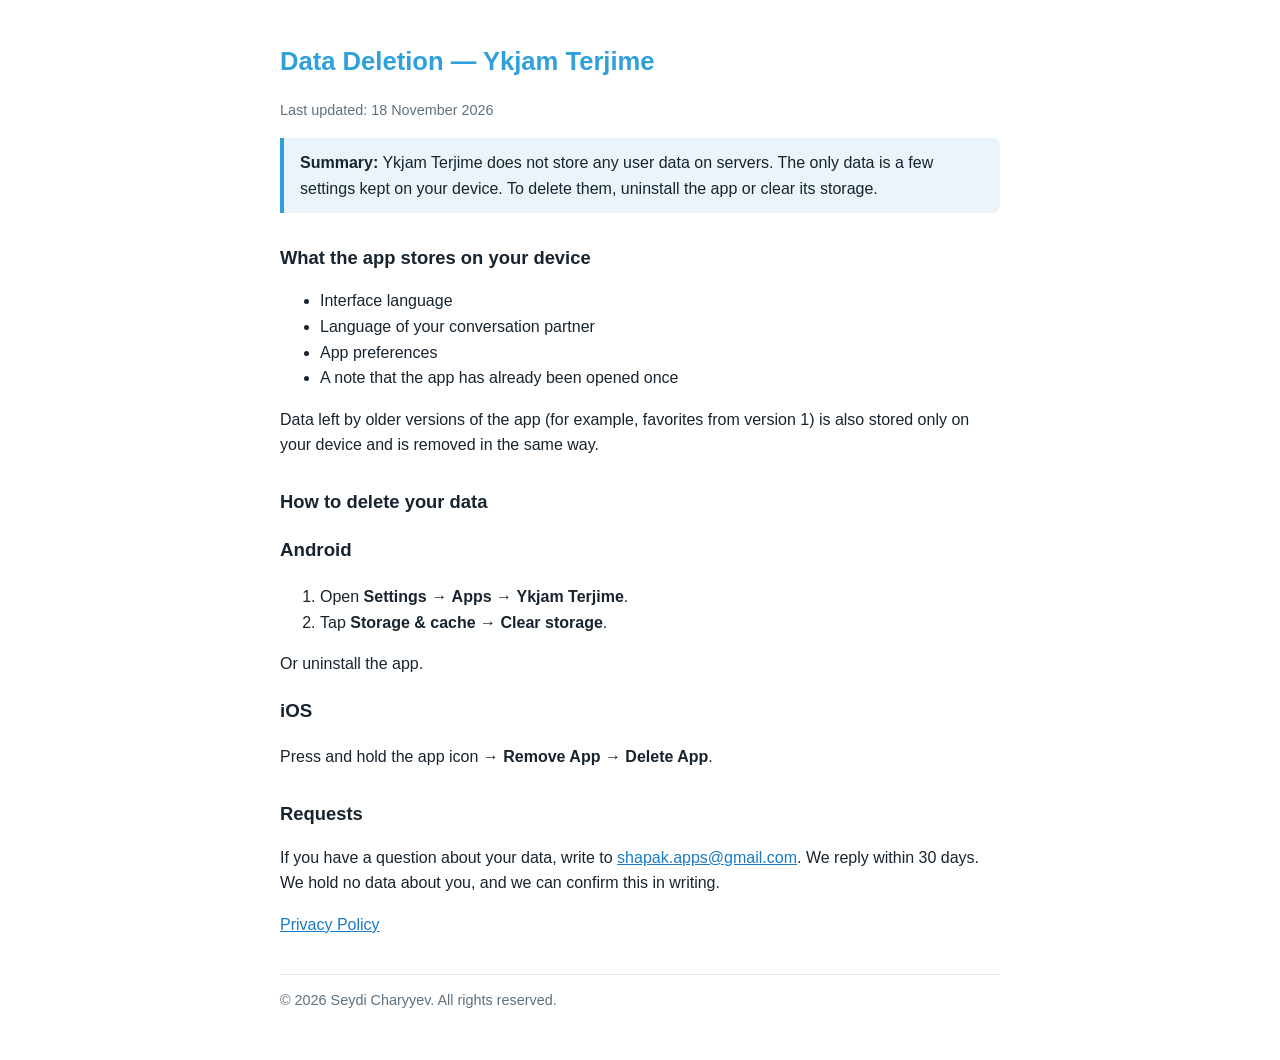
<file: data-deletion.html>
<!DOCTYPE html>
<html lang="en">
<head>
  <meta charset="UTF-8">
  <meta name="viewport" content="width=device-width, initial-scale=1.0">
  <title>Data Deletion — Ykjam Terjime</title>
  <style>
    body { font-family: -apple-system, "Segoe UI", Roboto, sans-serif; max-width: 720px;
           margin: 0 auto; padding: 24px 16px 48px; color: #17242F; background: #FFFFFF;
           line-height: 1.6; }
    h1 { color: #2FA0D9; font-size: 1.6rem; }
    h2 { font-size: 1.15rem; margin-top: 1.6em; }
    a { color: #1A7BC4; }
    .muted { color: #5D7181; font-size: .9rem; }
    .box { background: #EAF4FA; border-left: 4px solid #2FA0D9; padding: 12px 16px;
           border-radius: 0 8px 8px 0; }
    footer { margin-top: 2.5em; padding-top: 1em; border-top: 1px solid #DCE4EA; }
  </style>
</head>
<body>
  <h1>Data Deletion — Ykjam Terjime</h1>
  <p class="muted">Last updated: 18 November 2026</p>

  <p class="box"><strong>Summary:</strong> Ykjam Terjime does not store any user data on
  servers. The only data is a few settings kept on your device. To delete them, uninstall
  the app or clear its storage.</p>

  <h2>What the app stores on your device</h2>
  <ul>
    <li>Interface language</li>
    <li>Language of your conversation partner</li>
    <li>App preferences</li>
    <li>A note that the app has already been opened once</li>
  </ul>
  <p>Data left by older versions of the app (for example, favorites from version 1) is also
  stored only on your device and is removed in the same way.</p>

  <h2>How to delete your data</h2>
  <h3>Android</h3>
  <ol>
    <li>Open <strong>Settings</strong> → <strong>Apps</strong> → <strong>Ykjam Terjime</strong>.</li>
    <li>Tap <strong>Storage &amp; cache</strong> → <strong>Clear storage</strong>.</li>
  </ol>
  <p>Or uninstall the app.</p>
  <h3>iOS</h3>
  <p>Press and hold the app icon → <strong>Remove App</strong> → <strong>Delete App</strong>.</p>

  <h2>Requests</h2>
  <p>If you have a question about your data, write to
  <a href="mailto:shapak.apps@gmail.com">shapak.apps@gmail.com</a>. We reply within 30 days.
  We hold no data about you, and we can confirm this in writing.</p>

  <p><a href="privacy-policy.html">Privacy Policy</a></p>

  <footer class="muted">© 2026 Seydi Charyyev. All rights reserved.</footer>
</body>
</html>
</file>
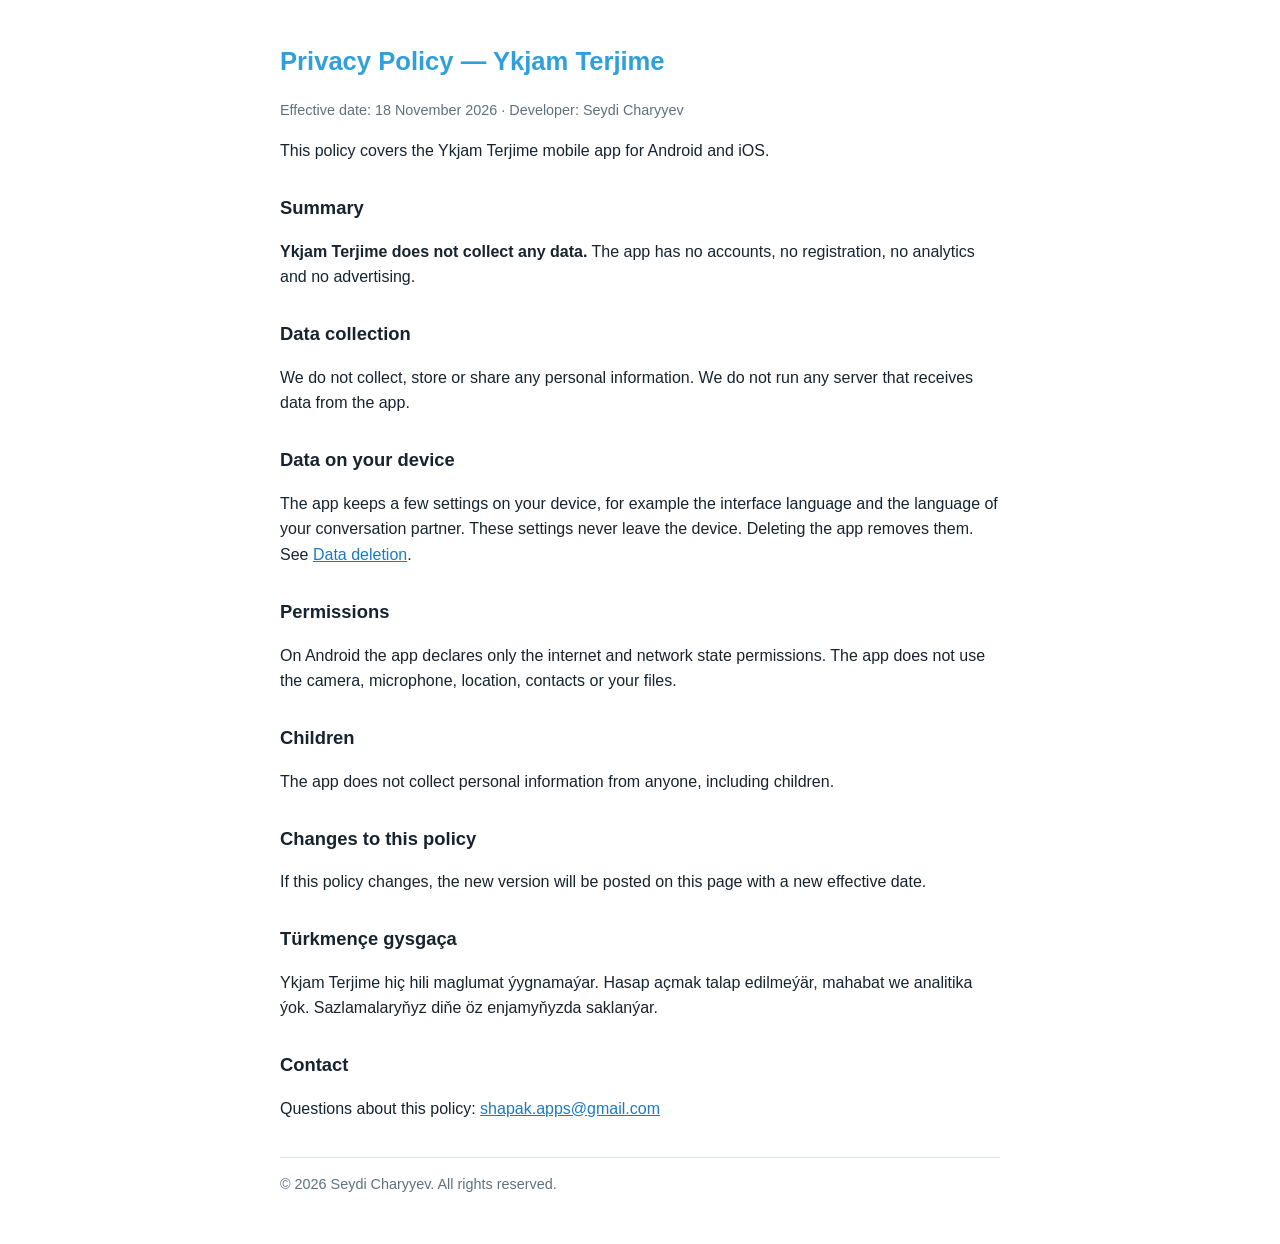
<file: privacy-policy.html>
<!DOCTYPE html>
<html lang="en">
<head>
  <meta charset="UTF-8">
  <meta name="viewport" content="width=device-width, initial-scale=1.0">
  <title>Privacy Policy — Ykjam Terjime</title>
  <style>
    body { font-family: -apple-system, "Segoe UI", Roboto, sans-serif; max-width: 720px;
           margin: 0 auto; padding: 24px 16px 48px; color: #17242F; background: #FFFFFF;
           line-height: 1.6; }
    h1 { color: #2FA0D9; font-size: 1.6rem; }
    h2 { font-size: 1.15rem; margin-top: 1.6em; }
    a { color: #1A7BC4; }
    .muted { color: #5D7181; font-size: .9rem; }
    footer { margin-top: 2.5em; padding-top: 1em; border-top: 1px solid #DCE4EA; }
  </style>
</head>
<body>
  <h1>Privacy Policy — Ykjam Terjime</h1>
  <p class="muted">Effective date: 18 November 2026 · Developer: Seydi Charyyev</p>

  <p>This policy covers the Ykjam Terjime mobile app for Android and iOS.</p>

  <h2>Summary</h2>
  <p><strong>Ykjam Terjime does not collect any data.</strong> The app has no accounts,
  no registration, no analytics and no advertising.</p>

  <h2>Data collection</h2>
  <p>We do not collect, store or share any personal information. We do not run any
  server that receives data from the app.</p>

  <h2>Data on your device</h2>
  <p>The app keeps a few settings on your device, for example the interface language and
  the language of your conversation partner. These settings never leave the device.
  Deleting the app removes them. See <a href="data-deletion.html">Data deletion</a>.</p>

  <h2>Permissions</h2>
  <p>On Android the app declares only the internet and network state permissions.
  The app does not use the camera, microphone, location, contacts or your files.</p>

  <h2>Children</h2>
  <p>The app does not collect personal information from anyone, including children.</p>

  <h2>Changes to this policy</h2>
  <p>If this policy changes, the new version will be posted on this page with a new
  effective date.</p>

  <h2>Türkmençe gysgaça</h2>
  <p>Ykjam Terjime hiç hili maglumat ýygnamaýar. Hasap açmak talap edilmeýär, mahabat
  we analitika ýok. Sazlamalaryňyz diňe öz enjamyňyzda saklanýar.</p>

  <h2>Contact</h2>
  <p>Questions about this policy: <a href="mailto:shapak.apps@gmail.com">shapak.apps@gmail.com</a></p>

  <footer class="muted">© 2026 Seydi Charyyev. All rights reserved.</footer>
</body>
</html>
</file>
<file: _next/static/chunks/1-q8g4cfqzn8j.css>
@layer properties{@supports (((-webkit-hyphens:none)) and (not (margin-trim:inline))) or ((-moz-orient:inline) and (not (color:rgb(from red r g b)))){*,:before,:after,::backdrop{--tw-rotate-x:initial;--tw-rotate-y:initial;--tw-rotate-z:initial;--tw-skew-x:initial;--tw-skew-y:initial;--tw-border-style:solid;--tw-leading:initial;--tw-font-weight:initial;--tw-tracking:initial;--tw-ordinal:initial;--tw-slashed-zero:initial;--tw-numeric-figure:initial;--tw-numeric-spacing:initial;--tw-numeric-fraction:initial;--tw-shadow:0 0 #0000;--tw-shadow-color:initial;--tw-shadow-alpha:100%;--tw-inset-shadow:0 0 #0000;--tw-inset-shadow-color:initial;--tw-inset-shadow-alpha:100%;--tw-ring-color:initial;--tw-ring-shadow:0 0 #0000;--tw-inset-ring-color:initial;--tw-inset-ring-shadow:0 0 #0000;--tw-ring-inset:initial;--tw-ring-offset-width:0px;--tw-ring-offset-color:#fff;--tw-ring-offset-shadow:0 0 #0000;--tw-duration:initial;--tw-translate-x:0;--tw-translate-y:0;--tw-translate-z:0;--tw-scale-x:1;--tw-scale-y:1;--tw-scale-z:1}}}@layer theme{:root,:host{--font-sans:"Golos Text", "Segoe UI", system-ui, sans-serif;--font-mono:ui-monospace, SFMono-Regular, Menlo, Monaco, Consolas, "Liberation Mono", "Courier New", monospace;--color-white:#fff;--spacing:.25rem;--font-weight-medium:500;--font-weight-semibold:600;--font-weight-bold:700;--font-weight-extrabold:800;--leading-tight:1.25;--leading-normal:1.5;--radius-lg:.5rem;--default-transition-duration:.15s;--default-transition-timing-function:cubic-bezier(.4, 0, .2, 1);--default-font-family:"Golos Text", "Segoe UI", system-ui, sans-serif;--default-mono-font-family:var(--font-mono)}}@layer base{*,:after,:before,::backdrop{box-sizing:border-box;border:0 solid;margin:0;padding:0}::file-selector-button{box-sizing:border-box;border:0 solid;margin:0;padding:0}html,:host{-webkit-text-size-adjust:100%;tab-size:4;line-height:1.5;font-family:var(--default-font-family,-apple-system, BlinkMacSystemFont, "Segoe UI", Roboto, "Helvetica Neue", "Noto Sans", Arial, sans-serif, "Apple Color Emoji", "Segoe UI Emoji", "Segoe UI Symbol", "Noto Color Emoji");font-feature-settings:var(--default-font-feature-settings,normal);font-variation-settings:var(--default-font-variation-settings,normal);-webkit-tap-highlight-color:transparent}hr{height:0;color:inherit;border-top-width:1px}abbr:where([title]){-webkit-text-decoration:underline dotted;text-decoration:underline dotted}h1,h2,h3,h4,h5,h6{font-size:inherit;font-weight:inherit}a{color:inherit;-webkit-text-decoration:inherit;-webkit-text-decoration:inherit;-webkit-text-decoration:inherit;-webkit-text-decoration:inherit;text-decoration:inherit}b,strong{font-weight:bolder}code,kbd,samp,pre{font-family:var(--default-mono-font-family,ui-monospace, SFMono-Regular, Menlo, Monaco, Consolas, "Liberation Mono", "Courier New", monospace);font-feature-settings:var(--default-mono-font-feature-settings,normal);font-variation-settings:var(--default-mono-font-variation-settings,normal);font-size:1em}small{font-size:80%}sub,sup{vertical-align:baseline;font-size:75%;line-height:0;position:relative}sub{bottom:-.25em}sup{top:-.5em}table{text-indent:0;border-color:inherit;border-collapse:collapse}:-moz-focusring:where(:not(iframe)){outline:auto}progress{vertical-align:baseline}summary{display:list-item}ol,ul,menu{list-style:none}img,svg,video,canvas,audio,iframe,embed,object{vertical-align:middle;display:block}img,video{max-width:100%;height:auto}button,input,select,optgroup,textarea{font:inherit;font-feature-settings:inherit;font-variation-settings:inherit;letter-spacing:inherit;color:inherit;opacity:1;background-color:#0000;border-radius:0}::file-selector-button{font:inherit;font-feature-settings:inherit;font-variation-settings:inherit;letter-spacing:inherit;color:inherit;opacity:1;background-color:#0000;border-radius:0}:where(select:is([multiple],[size])) optgroup{font-weight:bolder}:where(select:is([multiple],[size])) optgroup option{padding-inline-start:20px}::file-selector-button{margin-inline-end:4px}::placeholder{opacity:1}@supports (not ((-webkit-appearance:-apple-pay-button))) or (contain-intrinsic-size:1px){::placeholder{color:currentColor}@supports (color:color-mix(in lab, red, red)){::placeholder{color:color-mix(in oklab, currentcolor 50%, transparent)}}}textarea{resize:vertical}::-webkit-search-decoration{-webkit-appearance:none}::-webkit-date-and-time-value{min-height:1lh;text-align:inherit}::-webkit-datetime-edit{display:inline-flex}::-webkit-datetime-edit-fields-wrapper{padding:0}::-webkit-datetime-edit{padding-block:0}::-webkit-datetime-edit-year-field{padding-block:0}::-webkit-datetime-edit-month-field{padding-block:0}::-webkit-datetime-edit-day-field{padding-block:0}::-webkit-datetime-edit-hour-field{padding-block:0}::-webkit-datetime-edit-minute-field{padding-block:0}::-webkit-datetime-edit-second-field{padding-block:0}::-webkit-datetime-edit-millisecond-field{padding-block:0}::-webkit-datetime-edit-meridiem-field{padding-block:0}::-webkit-calendar-picker-indicator{line-height:1}:-moz-ui-invalid{box-shadow:none}button,input:where([type=button],[type=reset],[type=submit]){appearance:button}::file-selector-button{appearance:button}::-webkit-inner-spin-button{height:auto}::-webkit-outer-spin-button{height:auto}[hidden]:where(:not([hidden=until-found])){display:none!important}}@layer components;@layer utilities{.visible{visibility:visible}.sr-only{clip-path:inset(50%);white-space:nowrap;border-width:0;width:1px;height:1px;margin:-1px;padding:0;position:absolute;overflow:hidden}.col-span-full{grid-column:1/-1}.mx-auto{margin-inline:auto}.mt-2{margin-top:calc(var(--spacing) * 2)}.mt-3{margin-top:calc(var(--spacing) * 3)}.mt-4{margin-top:calc(var(--spacing) * 4)}.mt-5{margin-top:calc(var(--spacing) * 5)}.mt-7{margin-top:calc(var(--spacing) * 7)}.mt-9{margin-top:calc(var(--spacing) * 9)}.mt-\[2px\]{margin-top:2px}.mt-\[14px\]{margin-top:14px}.mt-\[18px\]{margin-top:18px}.mt-auto{margin-top:auto}.mr-\[3px\]{margin-right:3px}.mb-3{margin-bottom:calc(var(--spacing) * 3)}.mb-4{margin-bottom:calc(var(--spacing) * 4)}.mb-5{margin-bottom:calc(var(--spacing) * 5)}.mb-6{margin-bottom:calc(var(--spacing) * 6)}.mb-7{margin-bottom:calc(var(--spacing) * 7)}.mb-9{margin-bottom:calc(var(--spacing) * 9)}.mb-\[6px\]{margin-bottom:6px}.mb-\[10px\]{margin-bottom:10px}.mb-\[14px\]{margin-bottom:14px}.ml-auto{margin-left:auto}.block{display:block}.contents{display:contents}.flex{display:flex}.grid{display:grid}.hidden{display:none}.inline-block{display:inline-block}.table{display:table}.size-6{width:calc(var(--spacing) * 6);height:calc(var(--spacing) * 6)}.size-8{width:calc(var(--spacing) * 8);height:calc(var(--spacing) * 8)}.size-10{width:calc(var(--spacing) * 10);height:calc(var(--spacing) * 10)}.size-20{width:calc(var(--spacing) * 20);height:calc(var(--spacing) * 20)}.size-\[18px\]{width:18px;height:18px}.size-\[19px\]{width:19px;height:19px}.size-\[30px\]{width:30px;height:30px}.size-\[34px\]{width:34px;height:34px}.h-\[30px\]{height:30px}.h-\[36px\]{height:36px}.h-full{height:100%}.max-h-\[360px\]{max-height:360px}.min-h-\[52px\]{min-height:52px}.min-h-\[96px\]{min-height:96px}.min-h-\[170px\]{min-height:170px}.min-h-full{min-height:100%}.w-\[40px\]{width:40px}.w-\[48px\]{width:48px}.w-full{width:100%}.max-w-\[18ch\]{max-width:18ch}.max-w-\[46ch\]{max-width:46ch}.max-w-\[56ch\]{max-width:56ch}.max-w-\[60ch\]{max-width:60ch}.max-w-\[62ch\]{max-width:62ch}.max-w-\[420px\]{max-width:420px}.min-w-0{min-width:0}.flex-1{flex:1}.flex-auto{flex:auto}.shrink-0{flex-shrink:0}.transform{transform:var(--tw-rotate-x,) var(--tw-rotate-y,) var(--tw-rotate-z,) var(--tw-skew-x,) var(--tw-skew-y,)}.cursor-pointer{cursor:pointer}.resize-none{resize:none}.appearance-none{appearance:none}.grid-cols-2{grid-template-columns:repeat(2,minmax(0,1fr))}.grid-cols-\[1fr_auto_1fr\]{grid-template-columns:1fr auto 1fr}.grid-cols-\[minmax\(0\,1fr\)\]{grid-template-columns:minmax(0,1fr)}.flex-col{flex-direction:column}.flex-wrap{flex-wrap:wrap}.place-items-center{place-items:center}.items-center{align-items:center}.items-start{align-items:flex-start}.justify-between{justify-content:space-between}.justify-center{justify-content:center}.gap-1{gap:var(--spacing)}.gap-2{gap:calc(var(--spacing) * 2)}.gap-3{gap:calc(var(--spacing) * 3)}.gap-4{gap:calc(var(--spacing) * 4)}.gap-\[3px\]{gap:3px}.gap-\[6px\]{gap:6px}.gap-\[9px\]{gap:9px}.gap-\[10px\]{gap:10px}.gap-\[14px\]{gap:14px}.gap-x-4{column-gap:calc(var(--spacing) * 4)}.gap-x-6{column-gap:calc(var(--spacing) * 6)}.gap-y-3{row-gap:calc(var(--spacing) * 3)}.overflow-hidden{overflow:hidden}.overflow-x-auto{overflow-x:auto}.rounded-\[5px\]{border-radius:5px}.rounded-\[6px\]{border-radius:6px}.rounded-\[7px\]{border-radius:7px}.rounded-\[9px\]{border-radius:9px}.rounded-\[10px\]{border-radius:10px}.rounded-box{border-radius:14px}.rounded-card{border-radius:20px}.rounded-full{border-radius:2147483647px}.rounded-lg{border-radius:var(--radius-lg)}.rounded-pill{border-radius:10px}.border{border-style:var(--tw-border-style);border-width:1px}.border-0{border-style:var(--tw-border-style);border-width:0}.border-2{border-style:var(--tw-border-style);border-width:2px}.border-t{border-top-style:var(--tw-border-style);border-top-width:1px}.border-b{border-bottom-style:var(--tw-border-style);border-bottom-width:1px}.border-dashed{--tw-border-style:dashed;border-style:dashed}.border-brand{border-color:var(--brand)}.border-line{border-color:var(--line)}.bg-bg{background-color:var(--bg)}.bg-brand{background-color:var(--brand)}.bg-brand-soft{background-color:var(--brand-soft)}.bg-brand-softer{background-color:var(--brand-softer)}.bg-card{background-color:var(--card)}.bg-card-2{background-color:var(--card-2)}.bg-sand-soft{background-color:var(--sand-soft)}.bg-transparent{background-color:#0000}.object-contain{object-fit:contain}.object-cover{object-fit:cover}.p-0{padding:0}.p-5{padding:calc(var(--spacing) * 5)}.p-\[22px\]{padding:22px}.px-2{padding-inline:calc(var(--spacing) * 2)}.px-3{padding-inline:calc(var(--spacing) * 3)}.px-4{padding-inline:calc(var(--spacing) * 4)}.px-5{padding-inline:calc(var(--spacing) * 5)}.px-\[2px\]{padding-inline:2px}.px-\[10px\]{padding-inline:10px}.px-\[18px\]{padding-inline:18px}.px-\[22px\]{padding-inline:22px}.px-\[24px\]{padding-inline:24px}.px-\[26px\]{padding-inline:26px}.py-2{padding-block:calc(var(--spacing) * 2)}.py-3{padding-block:calc(var(--spacing) * 3)}.py-6{padding-block:calc(var(--spacing) * 6)}.py-9{padding-block:calc(var(--spacing) * 9)}.py-12{padding-block:calc(var(--spacing) * 12)}.py-\[3px\]{padding-block:3px}.py-\[4px\]{padding-block:4px}.py-\[5px\]{padding-block:5px}.py-\[7px\]{padding-block:7px}.py-\[10px\]{padding-block:10px}.py-\[14px\]{padding-block:14px}.py-\[17px\]{padding-block:17px}.py-\[22px\]{padding-block:22px}.pt-4{padding-top:calc(var(--spacing) * 4)}.pt-5{padding-top:calc(var(--spacing) * 5)}.pt-\[22px\]{padding-top:22px}.pt-\[26px\]{padding-top:26px}.pr-4{padding-right:calc(var(--spacing) * 4)}.pb-1{padding-bottom:var(--spacing)}.pb-3{padding-bottom:calc(var(--spacing) * 3)}.pb-7{padding-bottom:calc(var(--spacing) * 7)}.pb-10{padding-bottom:calc(var(--spacing) * 10)}.pl-\[22px\]{padding-left:22px}.text-center{text-align:center}.font-display{font-family:Manrope,Golos Text,Segoe UI,system-ui,sans-serif}.text-\[11px\]{font-size:11px}.text-\[12\.5px\]{font-size:12.5px}.text-\[12px\]{font-size:12px}.text-\[13\.5px\]{font-size:13.5px}.text-\[13px\]{font-size:13px}.text-\[14\.5px\]{font-size:14.5px}.text-\[14px\]{font-size:14px}.text-\[15\.5px\]{font-size:15.5px}.text-\[15px\]{font-size:15px}.text-\[16\.5px\]{font-size:16.5px}.text-\[17px\]{font-size:17px}.text-\[19px\]{font-size:19px}.text-\[21px\]{font-size:21px}.text-\[24px\]{font-size:24px}.text-\[27px\]{font-size:27px}.text-\[34px\]{font-size:34px}.text-\[64px\]{font-size:64px}.text-\[clamp\(27px\,3\.4vw\,40px\)\]{font-size:clamp(27px,3.4vw,40px)}.leading-\[1\.1\]{--tw-leading:1.1;line-height:1.1}.leading-\[1\.5\]{--tw-leading:1.5;line-height:1.5}.leading-\[1\.42\]{--tw-leading:1.42;line-height:1.42}.leading-none{--tw-leading:1;line-height:1}.leading-tight{--tw-leading:var(--leading-tight);line-height:var(--leading-tight)}.font-bold{--tw-font-weight:var(--font-weight-bold);font-weight:var(--font-weight-bold)}.font-extrabold{--tw-font-weight:var(--font-weight-extrabold);font-weight:var(--font-weight-extrabold)}.font-medium{--tw-font-weight:var(--font-weight-medium);font-weight:var(--font-weight-medium)}.font-semibold{--tw-font-weight:var(--font-weight-semibold);font-weight:var(--font-weight-semibold)}.tracking-\[-0\.02em\]{--tw-tracking:-.02em;letter-spacing:-.02em}.tracking-\[-0\.03em\]{--tw-tracking:-.03em;letter-spacing:-.03em}.tracking-\[-0\.04em\]{--tw-tracking:-.04em;letter-spacing:-.04em}.tracking-\[-0\.015em\]{--tw-tracking:-.015em;letter-spacing:-.015em}.tracking-\[-0\.028em\]{--tw-tracking:-.028em;letter-spacing:-.028em}.tracking-\[0\.06em\]{--tw-tracking:.06em;letter-spacing:.06em}.tracking-\[0\.07em\]{--tw-tracking:.07em;letter-spacing:.07em}.tracking-\[0\.08em\]{--tw-tracking:.08em;letter-spacing:.08em}.text-balance{text-wrap:balance}.break-words{overflow-wrap:break-word}.whitespace-pre-wrap{white-space:pre-wrap}.text-brand{color:var(--brand)}.text-brand-deep{color:var(--brand-deep)}.text-brand-soft{color:var(--brand-soft)}.text-faint{color:var(--faint)}.text-ink{color:var(--ink)}.text-muted{color:var(--muted)}.text-on-brand{color:var(--on-brand)}.text-sand{color:var(--sand)}.uppercase{text-transform:uppercase}.tabular-nums{--tw-numeric-spacing:tabular-nums;font-variant-numeric:var(--tw-ordinal,) var(--tw-slashed-zero,) var(--tw-numeric-figure,) var(--tw-numeric-spacing,) var(--tw-numeric-fraction,)}.no-underline{text-decoration-line:none}.antialiased{-webkit-font-smoothing:antialiased;-moz-osx-font-smoothing:grayscale}.shadow-card{--tw-shadow:var(--shadow);box-shadow:var(--tw-inset-shadow), var(--tw-inset-ring-shadow), var(--tw-ring-offset-shadow), var(--tw-ring-shadow), var(--tw-shadow)}.ring-1{--tw-ring-shadow:var(--tw-ring-inset,) 0 0 0 calc(1px + var(--tw-ring-offset-width)) var(--tw-ring-color,currentcolor);box-shadow:var(--tw-inset-shadow), var(--tw-inset-ring-shadow), var(--tw-ring-offset-shadow), var(--tw-ring-shadow), var(--tw-shadow)}.ring-line{--tw-ring-color:var(--line)}.transition{transition-property:color,background-color,border-color,outline-color,text-decoration-color,fill,stroke,--tw-gradient-from,--tw-gradient-via,--tw-gradient-to,opacity,box-shadow,transform,translate,scale,rotate,filter,-webkit-backdrop-filter,backdrop-filter,display,content-visibility,overlay,pointer-events;transition-timing-function:var(--tw-ease,var(--default-transition-timing-function));transition-duration:var(--tw-duration,var(--default-transition-duration))}.transition-transform{transition-property:transform,translate,scale,rotate;transition-timing-function:var(--tw-ease,var(--default-transition-timing-function));transition-duration:var(--tw-duration,var(--default-transition-duration))}.duration-200{--tw-duration:.2s;transition-duration:.2s}.outline-none{--tw-outline-style:none;outline-style:none}@media (hover:hover){.group-hover\:translate-x-1:is(:where(.group):hover *){--tw-translate-x:var(--spacing);translate:var(--tw-translate-x) var(--tw-translate-y)}.group-hover\:scale-110:is(:where(.group):hover *){--tw-scale-x:110%;--tw-scale-y:110%;--tw-scale-z:110%;scale:var(--tw-scale-x) var(--tw-scale-y)}}.placeholder\:text-faint::placeholder{color:var(--faint)}@media (hover:hover){.hover\:-translate-y-\[2px\]:hover{--tw-translate-y:calc(2px * -1);translate:var(--tw-translate-x) var(--tw-translate-y)}.hover\:bg-brand-soft:hover{background-color:var(--brand-soft)}.hover\:bg-brand-softer:hover{background-color:var(--brand-softer)}.hover\:bg-card:hover{background-color:var(--card)}.hover\:bg-sand:hover{background-color:var(--sand)}.hover\:text-brand-deep:hover{color:var(--brand-deep)}.hover\:text-ink:hover{color:var(--ink)}.hover\:text-white:hover{color:var(--color-white)}.hover\:shadow-\[0_8px_26px_rgb\(20_33_43_\/_0\.08\)\]:hover{--tw-shadow:0 8px 26px var(--tw-shadow-color,#14212b14);box-shadow:var(--tw-inset-shadow), var(--tw-inset-ring-shadow), var(--tw-ring-offset-shadow), var(--tw-ring-shadow), var(--tw-shadow)}}.focus\:not-sr-only:focus{clip-path:none;white-space:normal;width:auto;height:auto;margin:0;padding:0;position:static;overflow:visible}.focus\:absolute:focus{position:absolute}.focus\:top-3:focus{top:calc(var(--spacing) * 3)}.focus\:left-3:focus{left:calc(var(--spacing) * 3)}.focus\:z-50:focus{z-index:50}.focus\:rounded-pill:focus{border-radius:10px}.focus\:bg-brand:focus{background-color:var(--brand)}.focus\:px-4:focus{padding-inline:calc(var(--spacing) * 4)}.focus\:py-2:focus{padding-block:calc(var(--spacing) * 2)}.focus\:text-\[14px\]:focus{font-size:14px}.focus\:font-semibold:focus{--tw-font-weight:var(--font-weight-semibold);font-weight:var(--font-weight-semibold)}.focus\:text-on-brand:focus{color:var(--on-brand)}.disabled\:cursor-not-allowed:disabled{cursor:not-allowed}.disabled\:opacity-35:disabled{opacity:.35}.disabled\:opacity-50:disabled{opacity:.5}@media (hover:hover){.disabled\:hover\:bg-transparent:disabled:hover{background-color:#0000}.disabled\:hover\:text-muted:disabled:hover{color:var(--muted)}}@media (min-width:40rem){.sm\:grid-cols-2{grid-template-columns:repeat(2,minmax(0,1fr))}}@media (min-width:48rem){.md\:sticky{position:sticky}.md\:top-0{top:0}.md\:mt-auto{margin-top:auto}.md\:h-screen{height:100vh}.md\:min-h-screen{min-height:100vh}.md\:flex-none{flex:none}.md\:grid-cols-2{grid-template-columns:repeat(2,minmax(0,1fr))}.md\:grid-cols-3{grid-template-columns:repeat(3,minmax(0,1fr))}.md\:grid-cols-\[1fr_300px\]{grid-template-columns:1fr 300px}.md\:grid-cols-\[236px_minmax\(0\,1fr\)\]{grid-template-columns:236px minmax(0,1fr)}.md\:flex-col{flex-direction:column}.md\:flex-row{flex-direction:row}.md\:justify-start{justify-content:flex-start}.md\:gap-\[2px\]{gap:2px}.md\:gap-\[11px\]{gap:11px}.md\:overflow-visible{overflow:visible}.md\:border-t-0{border-top-style:var(--tw-border-style);border-top-width:0}.md\:border-l{border-left-style:var(--tw-border-style);border-left-width:1px}.md\:bg-transparent{background-color:#0000}.md\:px-\[11px\]{padding-inline:11px}.md\:px-\[30px\]{padding-inline:30px}.md\:py-\[9px\]{padding-block:9px}.md\:pt-\[14px\]{padding-top:14px}.md\:pt-\[22px\]{padding-top:22px}.md\:pb-0{padding-bottom:0}.md\:text-left{text-align:left}.md\:text-\[14\.5px\]{font-size:14.5px}.md\:leading-normal{--tw-leading:var(--leading-normal);line-height:var(--leading-normal)}.md\:whitespace-nowrap{white-space:nowrap}.md\:shadow-none{--tw-shadow:0 0 #0000;box-shadow:var(--tw-inset-shadow), var(--tw-inset-ring-shadow), var(--tw-ring-offset-shadow), var(--tw-ring-shadow), var(--tw-shadow)}@media (hover:hover){.md\:hover\:bg-card:hover{background-color:var(--card)}}}@media (min-width:64rem){.lg\:grid-cols-3{grid-template-columns:repeat(3,minmax(0,1fr))}}.\[\&_svg\]\:text-brand svg{color:var(--brand)}.\[\&_svg\]\:text-faint svg{color:var(--faint)}}:root{--bg:#eff3f6;--card:#fff;--card-2:#f7fafc;--ink:#14212b;--muted:#6b7f8d;--faint:#9db0bc;--line:#e7edf1;--brand:#2fa0d9;--brand-deep:#17658c;--brand-soft:#e1f0f9;--brand-softer:#f0f7fc;--on-brand:#fff;--sand:#c77f2e;--sand-soft:#fbf0e2;--panel:#ddecf7;--org:#b25a0c;--shadow:0 1px 2px #14212b0a}@media (prefers-color-scheme:dark){:root:not([data-theme=light]){--bg:#0d161b;--card:#16232b;--card-2:#1b2a33;--ink:#e6eef3;--muted:#8ca3b1;--faint:#6b8494;--line:#22333d;--brand:#55b8e8;--brand-deep:#8fd3f2;--brand-soft:#183a4c;--brand-softer:#152b36;--on-brand:#0d161b;--sand:#d9a063;--sand-soft:#2b2318;--panel:#17323f;--org:#ff9d4d;--shadow:0 1px 2px #0000004d}}:root[data-theme=dark]{--bg:#0d161b;--card:#16232b;--card-2:#1b2a33;--ink:#e6eef3;--muted:#8ca3b1;--faint:#6b8494;--line:#22333d;--brand:#55b8e8;--brand-deep:#8fd3f2;--brand-soft:#183a4c;--brand-softer:#152b36;--on-brand:#0d161b;--sand:#d9a063;--sand-soft:#2b2318;--panel:#17323f;--org:#ff9d4d;--shadow:0 1px 2px #0000004d}body{background:var(--bg);color:var(--ink);font-family:var(--font-sans)}:focus-visible{outline:2px solid var(--brand);outline-offset:2px;border-radius:6px}@media (prefers-reduced-motion:reduce){*,:before,:after{transition-duration:.01ms!important;animation-duration:.01ms!important}}@property --tw-rotate-x{syntax:"*";inherits:false}@property --tw-rotate-y{syntax:"*";inherits:false}@property --tw-rotate-z{syntax:"*";inherits:false}@property --tw-skew-x{syntax:"*";inherits:false}@property --tw-skew-y{syntax:"*";inherits:false}@property --tw-border-style{syntax:"*";inherits:false;initial-value:solid}@property --tw-leading{syntax:"*";inherits:false}@property --tw-font-weight{syntax:"*";inherits:false}@property --tw-tracking{syntax:"*";inherits:false}@property --tw-ordinal{syntax:"*";inherits:false}@property --tw-slashed-zero{syntax:"*";inherits:false}@property --tw-numeric-figure{syntax:"*";inherits:false}@property --tw-numeric-spacing{syntax:"*";inherits:false}@property --tw-numeric-fraction{syntax:"*";inherits:false}@property --tw-shadow{syntax:"*";inherits:false;initial-value:0 0 #0000}@property --tw-shadow-color{syntax:"*";inherits:false}@property --tw-shadow-alpha{syntax:"<percentage>";inherits:false;initial-value:100%}@property --tw-inset-shadow{syntax:"*";inherits:false;initial-value:0 0 #0000}@property --tw-inset-shadow-color{syntax:"*";inherits:false}@property --tw-inset-shadow-alpha{syntax:"<percentage>";inherits:false;initial-value:100%}@property --tw-ring-color{syntax:"*";inherits:false}@property --tw-ring-shadow{syntax:"*";inherits:false;initial-value:0 0 #0000}@property --tw-inset-ring-color{syntax:"*";inherits:false}@property --tw-inset-ring-shadow{syntax:"*";inherits:false;initial-value:0 0 #0000}@property --tw-ring-inset{syntax:"*";inherits:false}@property --tw-ring-offset-width{syntax:"<length>";inherits:false;initial-value:0}@property --tw-ring-offset-color{syntax:"*";inherits:false;initial-value:#fff}@property --tw-ring-offset-shadow{syntax:"*";inherits:false;initial-value:0 0 #0000}@property --tw-duration{syntax:"*";inherits:false}@property --tw-translate-x{syntax:"*";inherits:false;initial-value:0}@property --tw-translate-y{syntax:"*";inherits:false;initial-value:0}@property --tw-translate-z{syntax:"*";inherits:false;initial-value:0}@property --tw-scale-x{syntax:"*";inherits:false;initial-value:1}@property --tw-scale-y{syntax:"*";inherits:false;initial-value:1}@property --tw-scale-z{syntax:"*";inherits:false;initial-value:1}
</file>
